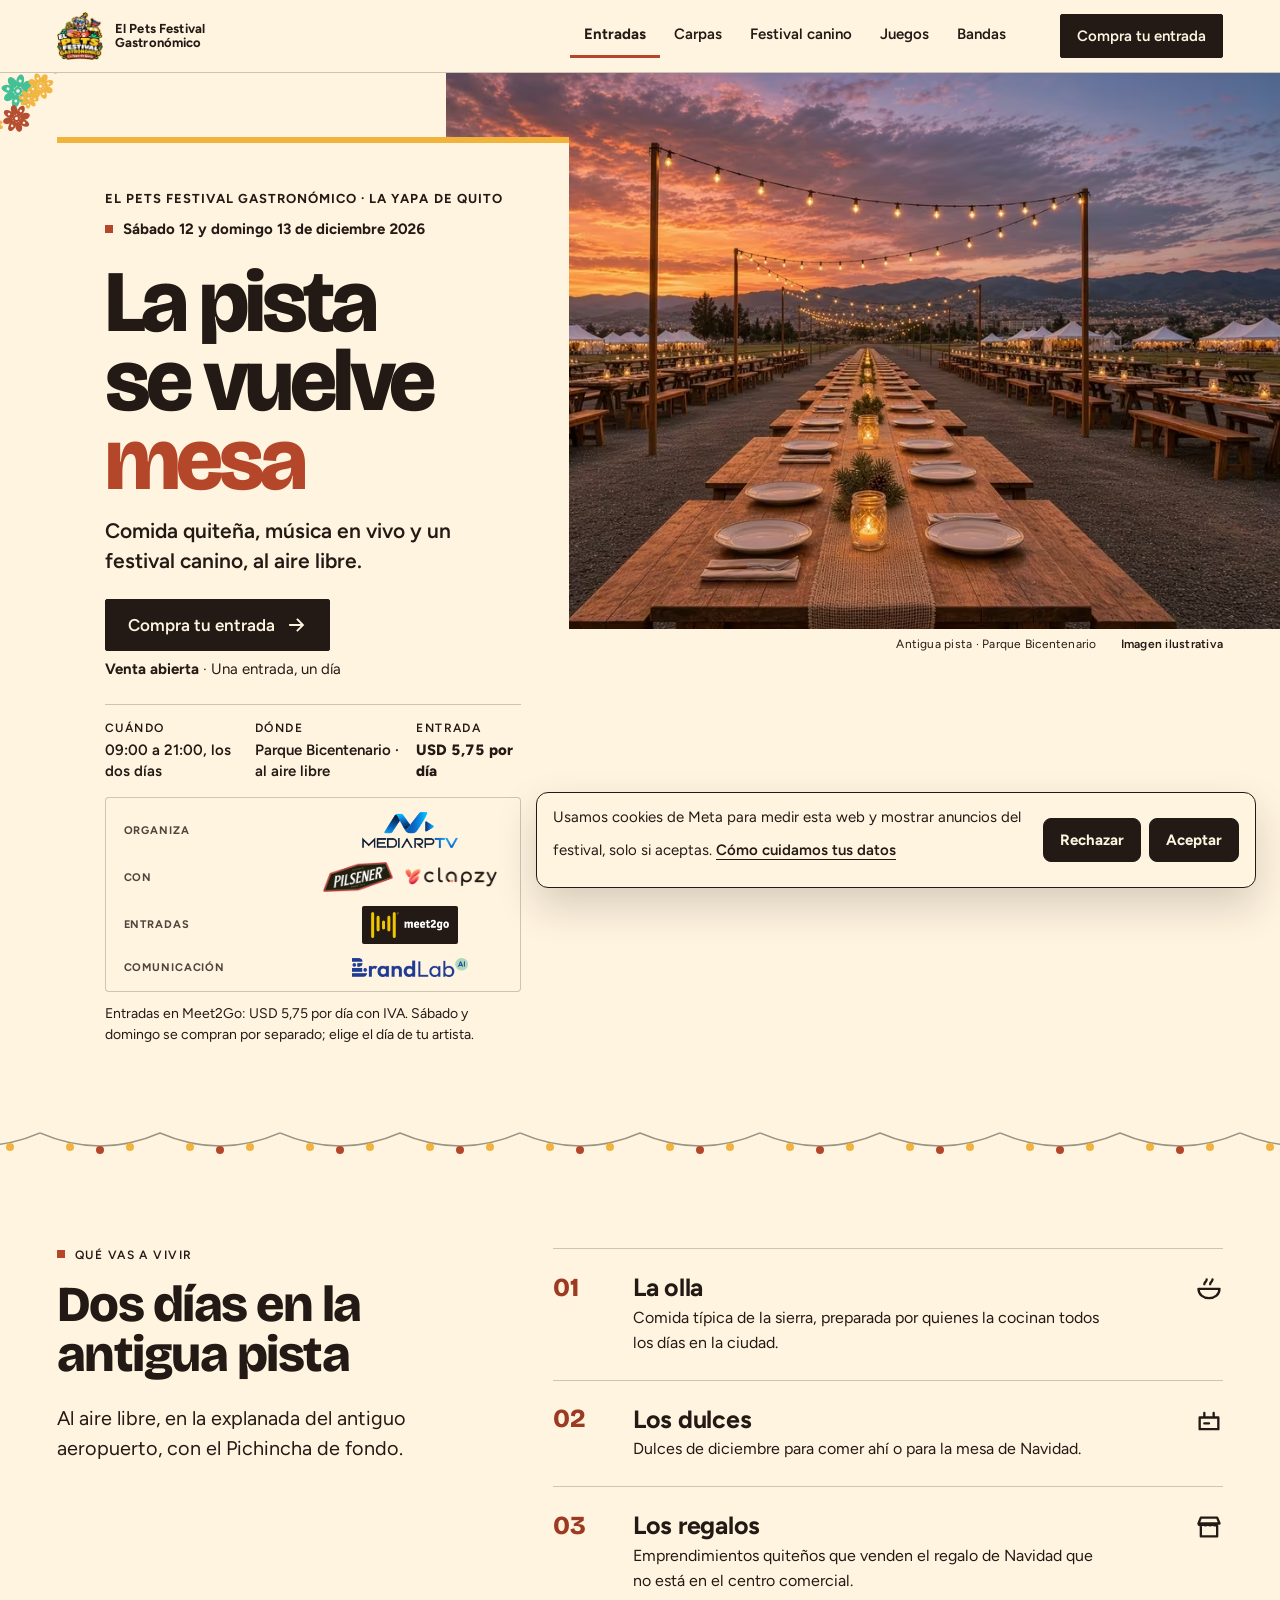
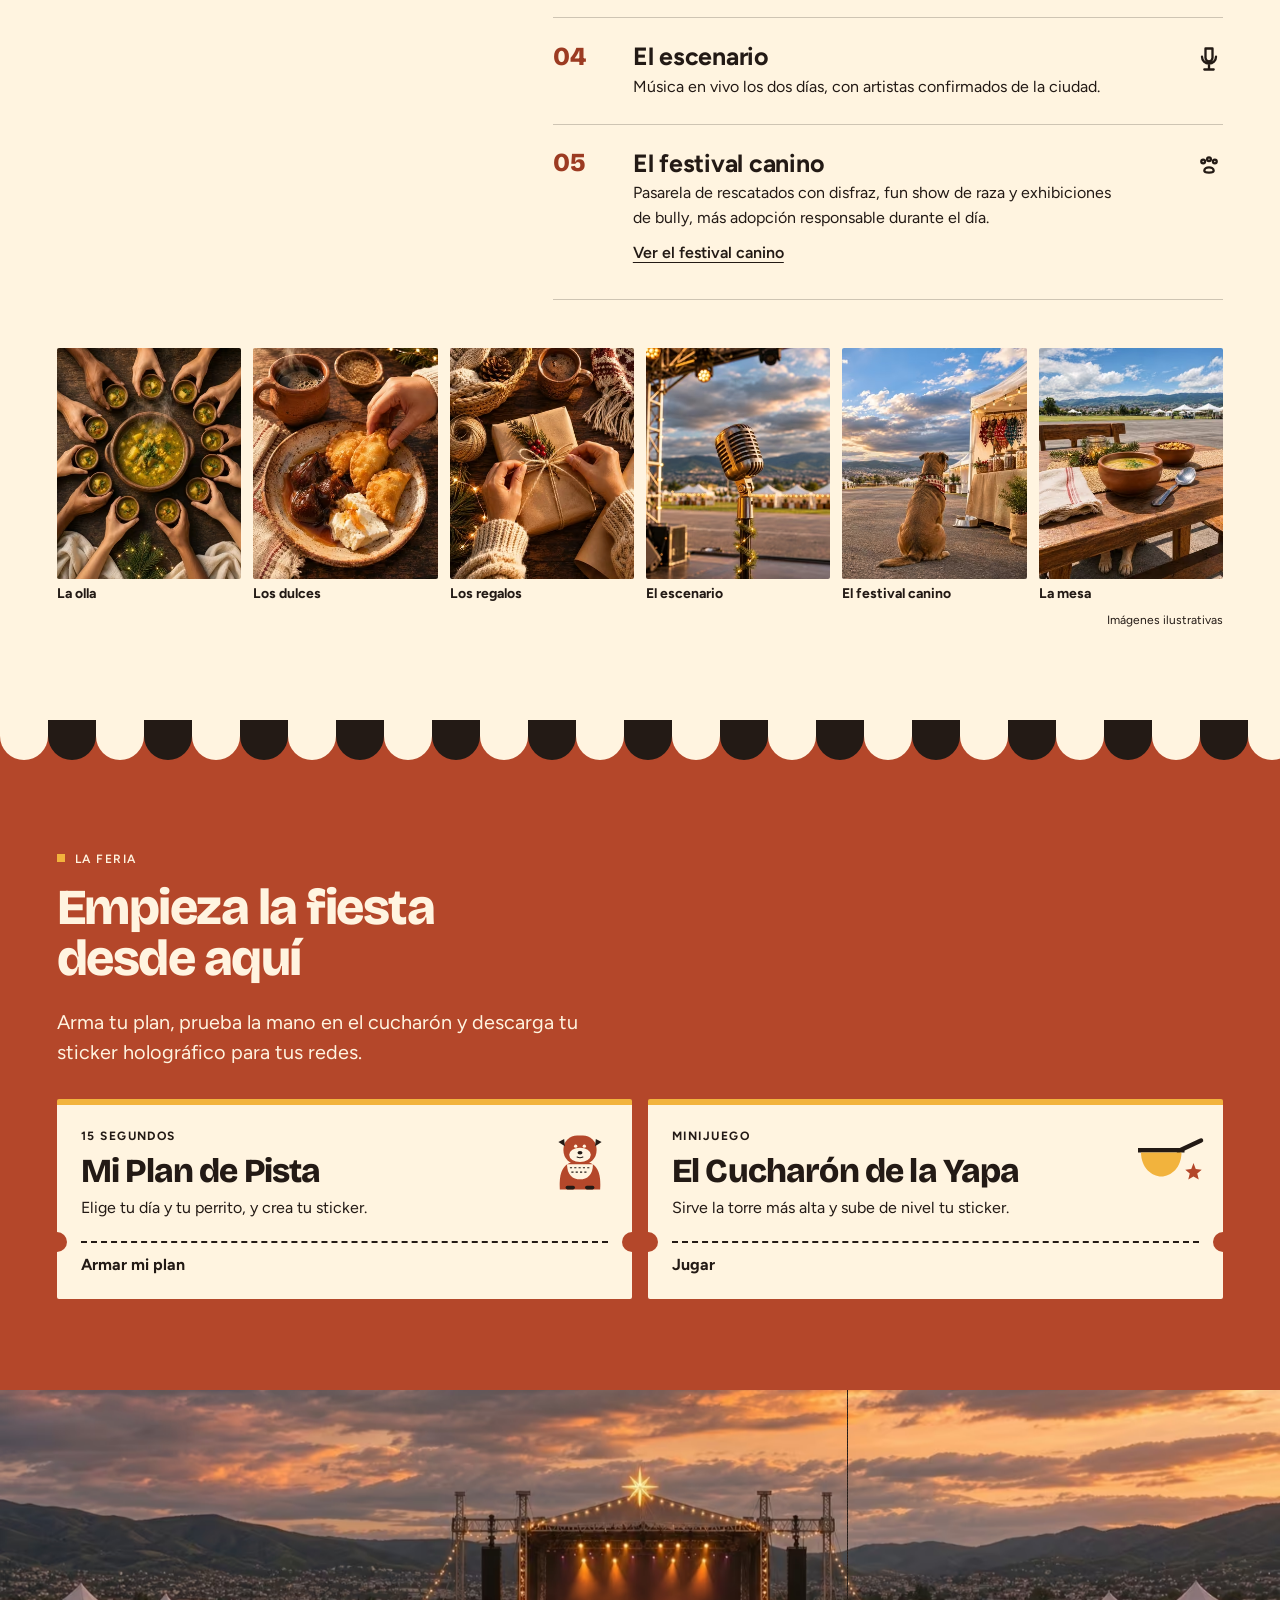
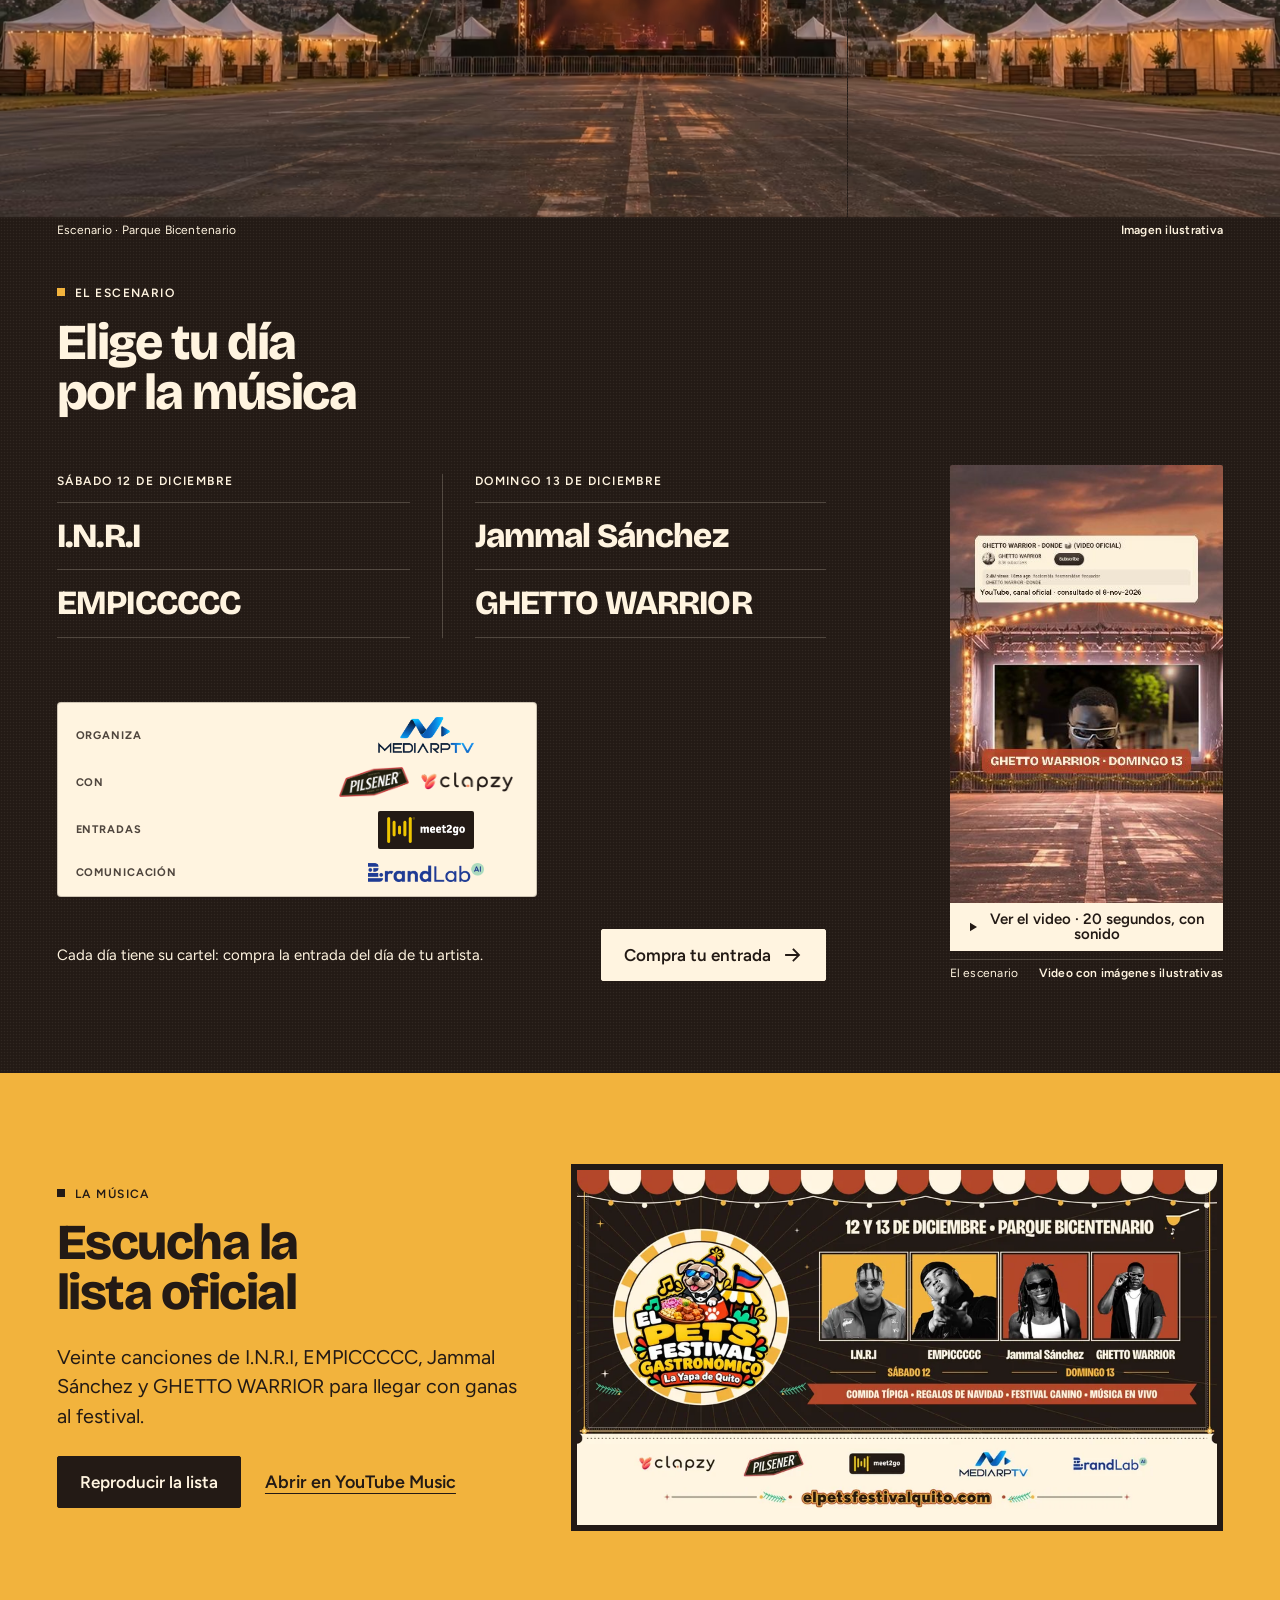
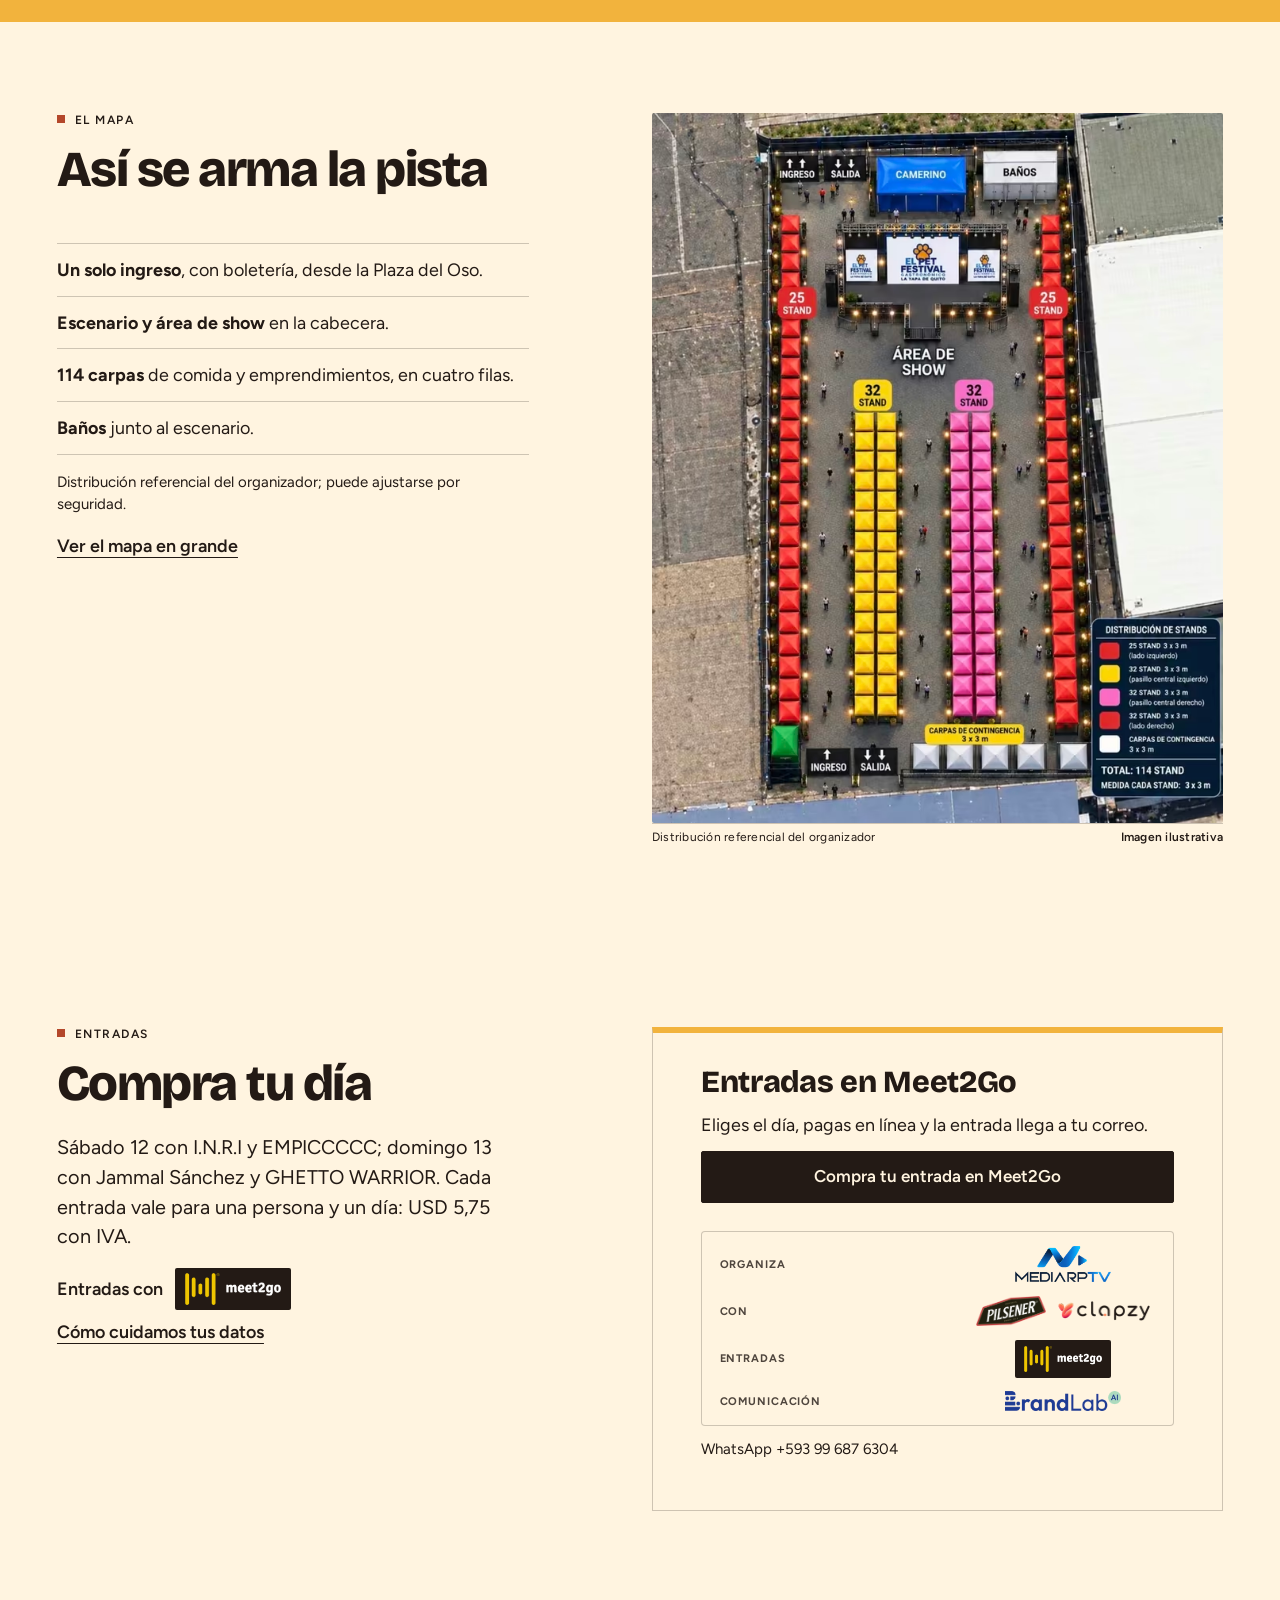
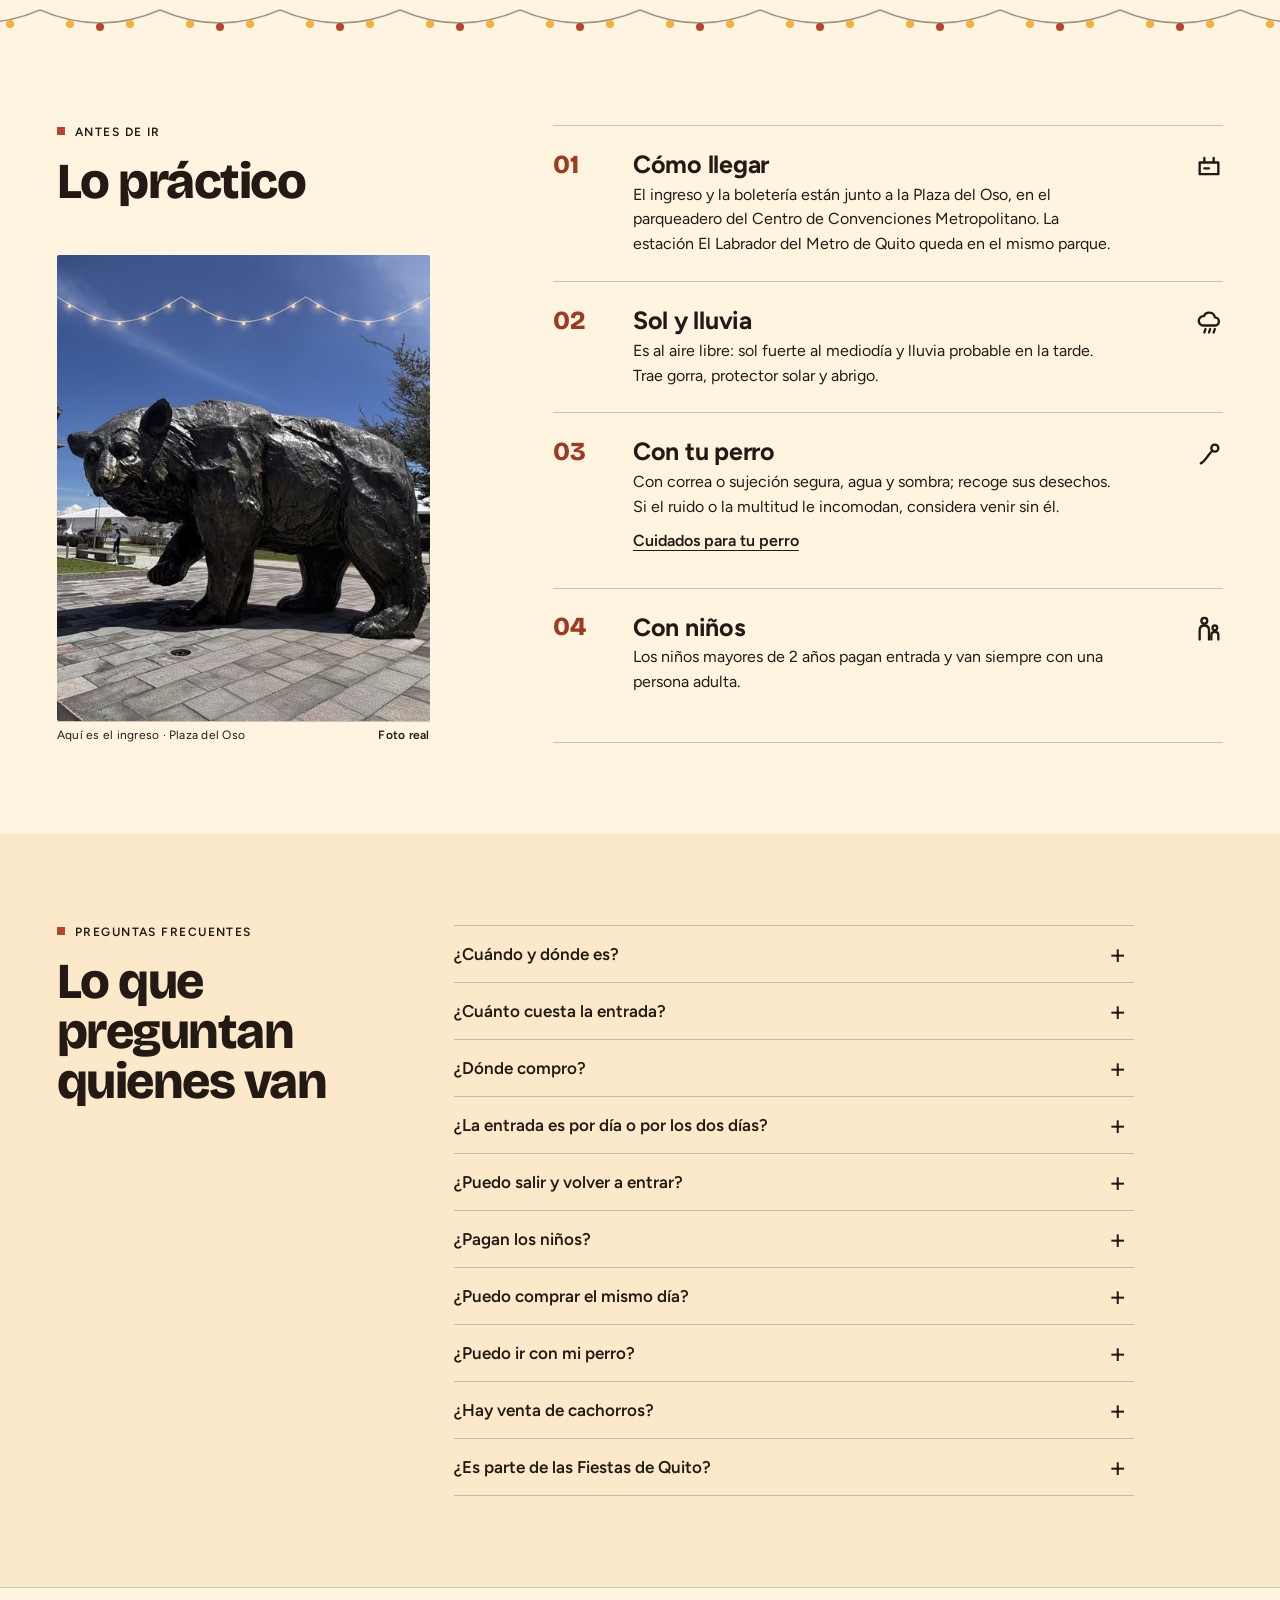
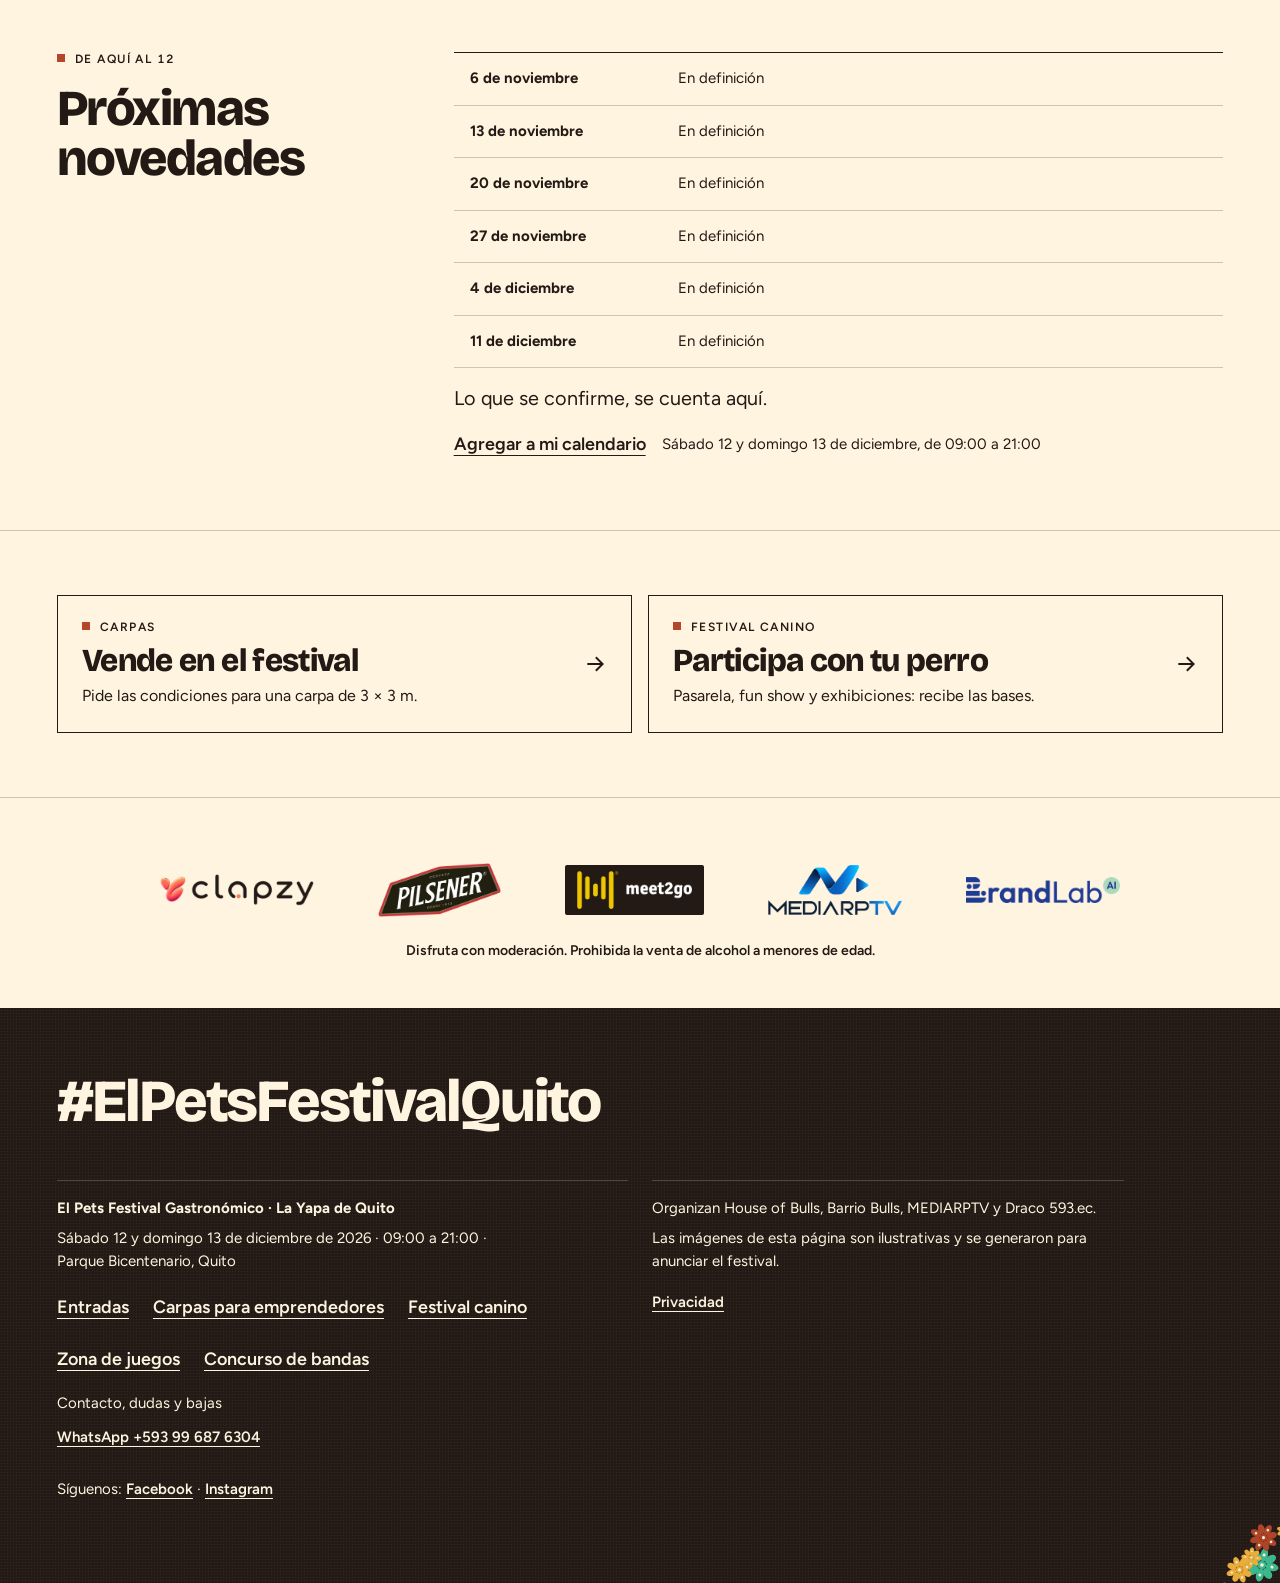
<file: index.html>
<!doctype html>
<html lang="es-EC">
<head>
<meta charset="utf-8">
<meta name="viewport" content="width=device-width, initial-scale=1, viewport-fit=cover">
<title>El Pets Festival Gastronómico en Quito · 12 y 13 de diciembre</title>
<meta name="description" content="Comida típica, regalos de Navidad, festival canino y música en vivo en el Parque Bicentenario de Quito. 12 y 13 de diciembre de 2026, de 09:00 a 21:00.">
<meta name="robots" content="index, follow, max-image-preview:large, max-snippet:-1, max-video-preview:-1">
<meta name="theme-color" content="#FFF4E0">
<link rel="canonical" href="https://elpetsfestivalquito.com/">
<meta property="og:type" content="website">
<meta property="og:locale" content="es_EC">
<meta property="og:site_name" content="El Pets Festival Gastronómico">
<meta property="og:title" content="El Pets Festival Gastronómico · La Yapa de Quito · 12 y 13 de diciembre de 2026">
<meta property="og:description" content="09:00 a 21:00 cada día · Parque Bicentenario, Quito, ingreso por la Plaza del Oso · Entrada por día: USD 5,75 con IVA en Meet2Go. Ya está a la venta: sábado y domingo se compran por separado.">
<meta property="og:url" content="https://elpetsfestivalquito.com/">
<meta property="og:image" content="https://elpetsfestivalquito.com/img/og-1200x630.jpg">
<meta property="og:image:type" content="image/jpeg">
<meta property="og:image:width" content="1200">
<meta property="og:image:height" content="630">
<meta property="og:image:alt" content="Imagen ilustrativa de El Pets Festival Gastronómico, 12 y 13 de diciembre de 2026, Parque Bicentenario, Quito">
<meta name="twitter:card" content="summary_large_image">
<meta name="twitter:title" content="El Pets Festival Gastronómico · La Yapa de Quito · 12 y 13 de diciembre de 2026">
<meta name="twitter:description" content="09:00 a 21:00 cada día · Parque Bicentenario, Quito, ingreso por la Plaza del Oso · Entrada por día: USD 5,75 con IVA en Meet2Go. Ya está a la venta: sábado y domingo se compran por separado.">
<meta name="twitter:image" content="https://elpetsfestivalquito.com/img/og-1200x630.jpg">
<meta name="twitter:image:alt" content="Imagen ilustrativa de El Pets Festival Gastronómico, 12 y 13 de diciembre de 2026, Parque Bicentenario, Quito">
<link rel="preload" as="image" type="image/avif" media="(max-width: 599px)" href="img/r4/heroe-4x5-720.avif" imagesrcset="img/r4/heroe-4x5-480.avif 480w, img/r4/heroe-4x5-720.avif 720w, img/r4/heroe-4x5-1080.avif 1080w" imagesizes="100vw">
<link rel="preload" as="image" type="image/avif" media="(min-width: 600px)" href="img/r4/heroe-3x2-1440.avif" imagesrcset="img/r4/heroe-3x2-960.avif 960w, img/r4/heroe-3x2-1440.avif 1440w, img/r4/heroe-3x2-1728.avif 1728w" imagesizes="(min-width: 900px) 66vw, 100vw">
<link rel="preload" href="fonts/figtree-var.woff2" as="font" type="font/woff2" crossorigin>
<link rel="preload" href="fonts/bricolage-var.woff2" as="font" type="font/woff2" crossorigin>
<link rel="icon" href="favicon.svg" type="image/svg+xml">
<link rel="icon" href="favicon-48.png" sizes="48x48" type="image/png">
<link rel="icon" href="favicon-32.png" sizes="32x32" type="image/png">
<link rel="apple-touch-icon" href="apple-touch-icon.png">
<link rel="manifest" href="site.webmanifest">
<link rel="stylesheet" href="css/estilos.css?v=r83">
<script type="application/ld+json">
{
 "@context": "https://schema.org",
 "@graph": [
  {
   "@type": "WebSite",
   "@id": "https://elpetsfestivalquito.com/#website",
   "url": "https://elpetsfestivalquito.com/",
   "name": "El Pets Festival Gastronómico",
   "alternateName": "El Pets Festival Gastronómico · La Yapa de Quito",
   "inLanguage": "es-EC"
  },
  {
   "@type": "WebPage",
   "@id": "https://elpetsfestivalquito.com/#pagina",
   "url": "https://elpetsfestivalquito.com/",
   "name": "El Pets Festival Gastronómico · entradas",
   "inLanguage": "es-EC",
   "isPartOf": {
    "@id": "https://elpetsfestivalquito.com/#website"
   },
   "mainEntity": {
    "@id": "https://elpetsfestivalquito.com/#festival-2026"
   }
  },
  {
   "@type": "Event",
   "@id": "https://elpetsfestivalquito.com/#festival-2026",
   "sameAs": [
    "https://www.facebook.com/1439126199282867",
    "https://www.instagram.com/elpetsfestivalquito/"
   ],
   "url": "https://elpetsfestivalquito.com/",
   "name": "El Pets Festival Gastronómico · La Yapa de Quito",
   "description": "Festival al aire libre de comida típica quiteña, dulces de diciembre, regalos de emprendedores, festival canino, adopción responsable y música en vivo. Sábado 12 y domingo 13 de diciembre de 2026, de 09:00 a 21:00 cada día. Ingreso y boletería por la Plaza del Oso. Se necesita una entrada por día: USD 5,75 con IVA en Meet2Go. Ya está a la venta en Meet2Go.",
   "inLanguage": "es-EC",
   "startDate": "2026-12-12T09:00:00-05:00",
   "endDate": "2026-12-13T21:00:00-05:00",
   "eventStatus": "https://schema.org/EventScheduled",
   "eventAttendanceMode": "https://schema.org/OfflineEventAttendanceMode",
   "isAccessibleForFree": false,
   "offers": {
    "@type": "Offer",
    "url": "https://www.meet2go.com/ev/elpetsfestivaluio",
    "price": "5.75",
    "priceCurrency": "USD",
    "availability": "https://schema.org/InStock",
    "description": "Entrada por día: USD 5,75 con IVA en Meet2Go. Sábado y domingo se compran por separado."
   },
   "location": {
    "@id": "https://elpetsfestivalquito.com/#lugar"
   },
   "image": [
    "https://elpetsfestivalquito.com/img/evento/evento-1x1.jpg",
    "https://elpetsfestivalquito.com/img/evento/evento-4x3.jpg",
    "https://elpetsfestivalquito.com/img/evento/evento-16x9.jpg"
   ],
   "organizer": [
    {
     "@type": "Organization",
     "name": "House of Bulls",
     "url": "https://elpetsfestivalquito.com/"
    },
    {
     "@type": "Organization",
     "name": "Barrio Bulls",
     "url": "https://elpetsfestivalquito.com/"
    },
    {
     "@type": "Organization",
     "name": "MEDIARPTV",
     "url": "https://elpetsfestivalquito.com/"
    },
    {
     "@type": "Organization",
     "name": "Draco 593.ec",
     "url": "https://elpetsfestivalquito.com/"
    }
   ],
   "performer": [
    {
     "@type": "MusicGroup",
     "name": "I.N.R.I"
    },
    {
     "@type": "MusicGroup",
     "name": "EMPICCCCC"
    },
    {
     "@type": "Person",
     "name": "Jammal Sánchez"
    },
    {
     "@type": "MusicGroup",
     "name": "GHETTO WARRIOR"
    }
   ],
   "subEvent": [
    {
     "@type": "Event",
     "@id": "https://elpetsfestivalquito.com/#sabado-12",
     "url": "https://elpetsfestivalquito.com/",
     "name": "El Pets Festival Gastronómico · sábado 12 de diciembre",
     "description": "Jornada de 09:00 a 21:00. En el escenario: I.N.R.I y EMPICCCCC.",
     "startDate": "2026-12-12T09:00:00-05:00",
     "endDate": "2026-12-12T21:00:00-05:00",
     "eventStatus": "https://schema.org/EventScheduled",
     "eventAttendanceMode": "https://schema.org/OfflineEventAttendanceMode",
     "location": {
      "@id": "https://elpetsfestivalquito.com/#lugar"
     },
     "image": [
      "https://elpetsfestivalquito.com/img/evento/evento-1x1.jpg",
      "https://elpetsfestivalquito.com/img/evento/evento-4x3.jpg",
      "https://elpetsfestivalquito.com/img/evento/evento-16x9.jpg"
     ],
     "performer": [
      {
       "@type": "MusicGroup",
       "name": "I.N.R.I"
      },
      {
       "@type": "MusicGroup",
       "name": "EMPICCCCC"
      }
     ],
     "organizer": [
      {
       "@type": "Organization",
       "name": "House of Bulls",
       "url": "https://elpetsfestivalquito.com/"
      },
      {
       "@type": "Organization",
       "name": "Barrio Bulls",
       "url": "https://elpetsfestivalquito.com/"
      },
      {
       "@type": "Organization",
       "name": "MEDIARPTV",
       "url": "https://elpetsfestivalquito.com/"
      },
      {
       "@type": "Organization",
       "name": "Draco 593.ec",
       "url": "https://elpetsfestivalquito.com/"
      }
     ],
     "offers": {
      "@type": "Offer",
      "url": "https://www.meet2go.com/ev/elpetsfestivaluio",
      "price": "5.75",
      "priceCurrency": "USD",
      "availability": "https://schema.org/InStock",
      "description": "Entrada por día: USD 5,75 con IVA en Meet2Go. Sábado y domingo se compran por separado."
     }
    },
    {
     "@type": "Event",
     "@id": "https://elpetsfestivalquito.com/#domingo-13",
     "url": "https://elpetsfestivalquito.com/",
     "name": "El Pets Festival Gastronómico · domingo 13 de diciembre",
     "description": "Jornada de 09:00 a 21:00. En el escenario: Jammal Sánchez y GHETTO WARRIOR.",
     "startDate": "2026-12-13T09:00:00-05:00",
     "endDate": "2026-12-13T21:00:00-05:00",
     "eventStatus": "https://schema.org/EventScheduled",
     "eventAttendanceMode": "https://schema.org/OfflineEventAttendanceMode",
     "location": {
      "@id": "https://elpetsfestivalquito.com/#lugar"
     },
     "image": [
      "https://elpetsfestivalquito.com/img/evento/evento-1x1.jpg",
      "https://elpetsfestivalquito.com/img/evento/evento-4x3.jpg",
      "https://elpetsfestivalquito.com/img/evento/evento-16x9.jpg"
     ],
     "performer": [
      {
       "@type": "Person",
       "name": "Jammal Sánchez"
      },
      {
       "@type": "MusicGroup",
       "name": "GHETTO WARRIOR"
      }
     ],
     "organizer": [
      {
       "@type": "Organization",
       "name": "House of Bulls",
       "url": "https://elpetsfestivalquito.com/"
      },
      {
       "@type": "Organization",
       "name": "Barrio Bulls",
       "url": "https://elpetsfestivalquito.com/"
      },
      {
       "@type": "Organization",
       "name": "MEDIARPTV",
       "url": "https://elpetsfestivalquito.com/"
      },
      {
       "@type": "Organization",
       "name": "Draco 593.ec",
       "url": "https://elpetsfestivalquito.com/"
      }
     ],
     "offers": {
      "@type": "Offer",
      "url": "https://www.meet2go.com/ev/elpetsfestivaluio",
      "price": "5.75",
      "priceCurrency": "USD",
      "availability": "https://schema.org/InStock",
      "description": "Entrada por día: USD 5,75 con IVA en Meet2Go. Sábado y domingo se compran por separado."
     }
    }
   ]
  },
  {
   "@type": "Place",
   "@id": "https://elpetsfestivalquito.com/#lugar",
   "name": "Parque Bicentenario, espacio exterior del Centro de Convenciones Metropolitano de Quito",
   "description": "Al aire libre, en la explanada del antiguo aeropuerto. Ingreso y boletería por la Plaza del Oso, en el parqueadero del Centro de Convenciones.",
   "address": {
    "@type": "PostalAddress",
    "streetAddress": "Av. Amazonas y Curaray",
    "addressLocality": "Quito",
    "addressRegion": "Pichincha",
    "addressCountry": "EC"
   }
  }
 ]
}
</script>
<script>/* Si una imagen falla, usa su JPG o PNG y reintenta una vez. */document.addEventListener("error",function(e){var i=e.target;if(!i||i.tagName!=="IMG"||i.dataset.r)return;i.dataset.r="1";var p=i.parentNode;if(p&&p.tagName==="PICTURE"){[].slice.call(p.querySelectorAll("source")).forEach(function(s){p.removeChild(s)})}var u=(i.getAttribute("src")||"").split("?")[0];i.removeAttribute("srcset");setTimeout(function(){i.src=u+"?r=1"},800)},true);</script>
</head>
<body class="pagina-entrada">
<svg class="sprite" aria-hidden="true" focusable="false" width="0" height="0">
 <symbol id="i-flecha" viewBox="0 0 20 20"><path d="M3 10h12M10.5 4.5 16 10l-5.5 5.5" fill="none" stroke="currentColor" stroke-width="1.8" stroke-linecap="square"/></symbol>
 <symbol id="i-play" viewBox="0 0 20 20"><path d="M6 3.5v13L16.5 10z" fill="currentColor"/></symbol>
</svg>
<a class="saltar" href="#principal">Saltar al contenido</a>

<header class="barra" role="banner">
 <div class="barra__in">
  <a class="barra__marca" href="./" aria-label="El Pets Festival Gastronómico, página de entradas">
   <img data-rol="logo" src="[data-uri]" width="46" height="48" alt="">
   <span class="barra__nombre" aria-hidden="true">El Pets Festival<br>Gastronómico</span>
  </a>
  <nav class="paginas" aria-label="Páginas del festival">
   <a href="./" aria-current="page"><span class="corto">Entradas</span><span class="largo">Entradas</span></a>
   <a href="carpas.html"><span class="corto">Carpas</span><span class="largo">Carpas</span></a>
   <a href="canino.html"><span class="corto">Canino</span><span class="largo">Festival canino</span></a>
   <a href="juegos/"><span class="corto">Juegos</span><span class="largo">Juegos</span></a>
   <a href="graba/"><span class="corto">Bandas</span><span class="largo">Bandas</span></a>
  </nav>
  <a class="boton boton--chico" href="https://www.meet2go.com/ev/elpetsfestivaluio" target="_blank" rel="noopener">Compra tu entrada</a>
 </div>
</header>

<main id="principal">
<section class="heroe" id="inicio" aria-labelledby="titulo">
 <img class="papel papel--heroe" src="[data-uri]" alt="" aria-hidden="true" width="120" height="120">
 <figure class="heroe__foto foto">
  <picture><source media="(min-width: 600px)" type="image/avif" srcset="img/r4/heroe-3x2-960.avif 960w, img/r4/heroe-3x2-1440.avif 1440w, img/r4/heroe-3x2-1728.avif 1728w" sizes="(min-width: 900px) 66vw, 100vw"><source media="(min-width: 600px)" type="image/webp" srcset="img/r4/heroe-3x2-960.webp 960w, img/r4/heroe-3x2-1440.webp 1440w, img/r4/heroe-3x2-1728.webp 1728w" sizes="(min-width: 900px) 66vw, 100vw"><source media="(min-width: 600px)" srcset="img/r4/heroe-3x2-960.jpg 960w, img/r4/heroe-3x2-1440.jpg 1440w, img/r4/heroe-3x2-1728.jpg 1728w" sizes="(min-width: 900px) 66vw, 100vw" width="1440" height="960"><source type="image/avif" srcset="img/r4/heroe-4x5-480.avif 480w, img/r4/heroe-4x5-720.avif 720w, img/r4/heroe-4x5-1080.avif 1080w" sizes="100vw"><source type="image/webp" srcset="img/r4/heroe-4x5-480.webp 480w, img/r4/heroe-4x5-720.webp 720w, img/r4/heroe-4x5-1080.webp 1080w" sizes="100vw"><img data-rol="imagen" src="img/r4/heroe-4x5-720.jpg" srcset="img/r4/heroe-4x5-480.jpg 480w, img/r4/heroe-4x5-720.jpg 720w, img/r4/heroe-4x5-1080.jpg 1080w" sizes="100vw" width="720" height="900" fetchpriority="high" alt="Mesa larga de madera con ramas de pino y velas sobre la antigua pista del Parque Bicentenario al atardecer, bajo hilos de luces, con carpas blancas y las montañas al fondo"></picture>
  <figcaption class="foto__pie"><span class="foto__lugar">Antigua pista · Parque Bicentenario</span><span>Imagen ilustrativa</span></figcaption>
 </figure>

 <div class="heroe__cartela cartela">
  <p class="portada__evento">El Pets Festival Gastronómico · La Yapa de Quito</p>
  <p class="heroe__fecha ceja-marca" data-rol="etiqueta" data-invariante="fecha">Sábado 12 y domingo 13 de diciembre <span class="anio">2026</span></p>
  <h1 id="titulo" data-rol="titular" data-invariante="h1"><span>La pista</span> <span>se vuelve</span> <span class="mesa">mesa</span></h1>
  <p class="portada__bajada">Comida quiteña, música en vivo y un festival canino, al aire libre.</p>
  <div class="heroe__acciones">
   <a class="boton" href="https://www.meet2go.com/ev/elpetsfestivaluio" target="_blank" rel="noopener" data-rol="cta">Compra tu entrada <svg class="boton__flecha" aria-hidden="true" focusable="false"><use href="#i-flecha"/></svg></a>
   <p class="heroe__lista"><strong>Venta abierta</strong> · Una entrada, un día</p>
  </div>
  <dl class="datos">
   <div><dt>Cuándo</dt><dd>09:00 a 21:00, los dos días</dd></div>
   <div><dt>Dónde</dt><dd>Parque Bicentenario · al aire libre</dd></div>
   <div><dt>Entrada</dt><dd class="precio" data-rol="cifra" data-invariante="precio">USD 5,75 por día</dd></div>
  </dl>
  <div class="firmas" role="group" aria-label="Organizan y acompañan"><span class="firmas__grupo"><span class="firmas__rol">Organiza</span><span class="firmas__marcas"><span class="firmas__logo firmas__logo--mediarptv"><picture><source type="image/webp" srcset="img/marcas/mediarptv.webp"><img src="img/marcas/mediarptv.png" width="344" height="129" loading="lazy" decoding="async" alt="MEDIARPTV"></picture></span></span></span><span class="firmas__grupo"><span class="firmas__rol">Con</span><span class="firmas__marcas"><span class="firmas__logo firmas__logo--pilsener"><picture><source type="image/webp" srcset="img/marcas/pilsener.webp"><img src="img/marcas/pilsener.png" width="320" height="139" loading="lazy" decoding="async" alt="Pilsener"></picture></span><span class="firmas__logo firmas__logo--clapzy"><picture><source type="image/webp" srcset="img/marcas/clapzy.webp"><img src="img/marcas/clapzy.png" width="380" height="80" loading="lazy" decoding="async" alt="Clapzy"></picture></span></span></span><span class="firmas__grupo"><span class="firmas__rol">Entradas</span><span class="firmas__marcas"><span class="firmas__logo firmas__logo--meet2go"><picture><source type="image/webp" srcset="img/marcas/meet2go.webp"><img src="img/marcas/meet2go.png" width="300" height="100" loading="lazy" decoding="async" alt="Meet2Go"></picture></span></span></span><span class="firmas__grupo"><span class="firmas__rol">Comunicación</span><span class="firmas__marcas"><span class="firmas__logo firmas__logo--brandlab"><picture><source type="image/webp" srcset="img/marcas/brandlab.webp"><img src="img/marcas/brandlab.png" width="380" height="64" loading="lazy" decoding="async" alt="BrandLab AI"></picture></span></span></span></div>
  <p class="micro precio__nota">Entradas en Meet2Go: USD 5,75 por día con IVA. Sábado y domingo se compran por separado; elige el día de tu artista.</p>
 </div>

</section>

<div class="hilo" aria-hidden="true"></div>
<section class="seccion pista" id="vivir" aria-labelledby="t-vivir">
 <div class="contenedor reticula">
  <header class="pista__cabeza">
   <p class="indice">Qué vas a vivir</p>
   <h2 id="t-vivir">Dos días en la antigua pista</h2>
   <p class="intro">Al aire libre, en la explanada del antiguo aeropuerto, con el Pichincha de fondo.</p>
  </header>
  <ol class="menu" role="list">
   <li class="menu__fila"><span class="menu__num">01</span><div><h3>La olla</h3><p>Comida típica de la sierra, preparada por quienes la cocinan todos los días en la ciudad.</p></div><img src="img/pictos/picto_comida.svg" alt="" width="28" height="28"></li>
   <li class="menu__fila"><span class="menu__num">02</span><div><h3>Los dulces</h3><p>Dulces de diciembre para comer ahí o para la mesa de Navidad.</p></div><img src="img/pictos/picto_asistir.svg" alt="" width="28" height="28"></li>
   <li class="menu__fila"><span class="menu__num">03</span><div><h3>Los regalos</h3><p>Emprendimientos quiteños que venden el regalo de Navidad que no está en el centro comercial.</p></div><img src="img/pictos/picto_expositores.svg" alt="" width="28" height="28"></li>
   <li class="menu__fila"><span class="menu__num">04</span><div><h3>El escenario</h3><p>Música en vivo los dos días, con artistas confirmados de la ciudad.</p></div><img src="img/pictos/picto_escenario.svg" alt="" width="28" height="28"></li>
   <li class="menu__fila"><span class="menu__num">05</span><div><h3>El festival canino</h3><p>Pasarela de rescatados con disfraz, fun show de raza y exhibiciones de bully, más adopción responsable durante el día. <a class="enlace" href="canino.html">Ver el festival canino</a></p></div><img src="img/pictos/picto_festival_canino.svg" alt="" width="28" height="28"></li>
  </ol>
  <ul class="vitrina" role="list"><li><picture><source type="image/avif" srcset="img/r4/v-olla-360.avif 360w, img/r4/v-olla-540.avif 540w" sizes="(min-width: 900px) 15vw, (min-width: 600px) 30vw, 46vw"><source type="image/webp" srcset="img/r4/v-olla-360.webp 360w, img/r4/v-olla-540.webp 540w" sizes="(min-width: 900px) 15vw, (min-width: 600px) 30vw, 46vw"><img src="img/r4/v-olla-540.jpg" srcset="img/r4/v-olla-360.jpg 360w, img/r4/v-olla-540.jpg 540w" sizes="(min-width: 900px) 15vw, (min-width: 600px) 30vw, 46vw" width="360" height="450" loading="lazy" decoding="async" alt="Manos alrededor de una olla de locro"></picture><span>La olla</span></li><li><picture><source type="image/avif" srcset="img/r4/v-dulces-360.avif 360w, img/r4/v-dulces-540.avif 540w" sizes="(min-width: 900px) 15vw, (min-width: 600px) 30vw, 46vw"><source type="image/webp" srcset="img/r4/v-dulces-360.webp 360w, img/r4/v-dulces-540.webp 540w" sizes="(min-width: 900px) 15vw, (min-width: 600px) 30vw, 46vw"><img src="img/r4/v-dulces-540.jpg" srcset="img/r4/v-dulces-360.jpg 360w, img/r4/v-dulces-540.jpg 540w" sizes="(min-width: 900px) 15vw, (min-width: 600px) 30vw, 46vw" width="360" height="450" loading="lazy" decoding="async" alt="Plato de dulces de diciembre con queso y empanadas"></picture><span>Los dulces</span></li><li><picture><source type="image/avif" srcset="img/r4/v-regalos-360.avif 360w, img/r4/v-regalos-540.avif 540w" sizes="(min-width: 900px) 15vw, (min-width: 600px) 30vw, 46vw"><source type="image/webp" srcset="img/r4/v-regalos-360.webp 360w, img/r4/v-regalos-540.webp 540w" sizes="(min-width: 900px) 15vw, (min-width: 600px) 30vw, 46vw"><img src="img/r4/v-regalos-540.jpg" srcset="img/r4/v-regalos-360.jpg 360w, img/r4/v-regalos-540.jpg 540w" sizes="(min-width: 900px) 15vw, (min-width: 600px) 30vw, 46vw" width="360" height="450" loading="lazy" decoding="async" alt="Manos atando un regalo de papel kraft con una ramita de pino"></picture><span>Los regalos</span></li><li><picture><source type="image/avif" srcset="img/r4/v-escenario-360.avif 360w, img/r4/v-escenario-540.avif 540w" sizes="(min-width: 900px) 15vw, (min-width: 600px) 30vw, 46vw"><source type="image/webp" srcset="img/r4/v-escenario-360.webp 360w, img/r4/v-escenario-540.webp 540w" sizes="(min-width: 900px) 15vw, (min-width: 600px) 30vw, 46vw"><img src="img/r4/v-escenario-540.jpg" srcset="img/r4/v-escenario-360.jpg 360w, img/r4/v-escenario-540.jpg 540w" sizes="(min-width: 900px) 15vw, (min-width: 600px) 30vw, 46vw" width="360" height="450" loading="lazy" decoding="async" alt="Micrófono con guirnalda de pino frente a la pista"></picture><span>El escenario</span></li><li><picture><source type="image/avif" srcset="img/r4/v-perro-360.avif 360w, img/r4/v-perro-540.avif 540w" sizes="(min-width: 900px) 15vw, (min-width: 600px) 30vw, 46vw"><source type="image/webp" srcset="img/r4/v-perro-360.webp 360w, img/r4/v-perro-540.webp 540w" sizes="(min-width: 900px) 15vw, (min-width: 600px) 30vw, 46vw"><img src="img/r4/v-perro-540.jpg" srcset="img/r4/v-perro-360.jpg 360w, img/r4/v-perro-540.jpg 540w" sizes="(min-width: 900px) 15vw, (min-width: 600px) 30vw, 46vw" width="360" height="450" loading="lazy" decoding="async" alt="Perro con pañuelo navideño mirando una carpa"></picture><span>El festival canino</span></li><li><picture><source type="image/avif" srcset="img/r4/v-mesa-360.avif 360w, img/r4/v-mesa-540.avif 540w" sizes="(min-width: 900px) 15vw, (min-width: 600px) 30vw, 46vw"><source type="image/webp" srcset="img/r4/v-mesa-360.webp 360w, img/r4/v-mesa-540.webp 540w" sizes="(min-width: 900px) 15vw, (min-width: 600px) 30vw, 46vw"><img src="img/r4/v-mesa-540.jpg" srcset="img/r4/v-mesa-360.jpg 360w, img/r4/v-mesa-540.jpg 540w" sizes="(min-width: 900px) 15vw, (min-width: 600px) 30vw, 46vw" width="360" height="450" loading="lazy" decoding="async" alt="Plato de locro sobre una mesa de madera en el parque"></picture><span>La mesa</span></li></ul><p class="vitrina__nota">Imágenes ilustrativas</p>
 </div>
</section>

<section class="seccion feria" id="feria" aria-labelledby="t-feria">
 <div class="contenedor">
  <header class="feria__cabeza">
   <p class="indice">La Feria</p>
   <h2 id="t-feria">Empieza la fiesta desde aquí</h2>
   <p class="intro">Arma tu plan, prueba la mano en el cucharón y descarga tu sticker holográfico para tus redes.</p>
  </header>
  <ul class="feria__boletos" role="list">
   <li><button class="boleto" type="button" id="feria-abrir-plan" data-pieza="plan"><img class="boleto__arte" src="img/pictos/perro_bully_babero.svg" width="96" height="96" loading="lazy" alt=""><span class="boleto__kicker">15 segundos</span><span class="boleto__titulo">Mi Plan de Pista</span><span class="boleto__texto">Elige tu día y tu perrito, y crea tu sticker.</span><span class="boleto__ir">Armar mi plan</span></button></li>
   <li><button class="boleto" type="button" id="feria-abrir-cucharon" data-pieza="cucharon"><svg class="boleto__arte" viewBox="0 0 96 96" aria-hidden="true"><path d="M58 40L88 26" stroke="#231A15" stroke-width="6" stroke-linecap="round"/><rect x="4" y="36" width="62" height="6" fill="#231A15"/><path d="M8 42H62C62 62 48 74 35 74S8 62 8 42Z" fill="#F2B33D"/><path d="M78 56l3 8 8 1-6 5 2 8-7-4-7 4 2-8-6-5 8-1Z" fill="#B4472A"/></svg><span class="boleto__kicker">Minijuego</span><span class="boleto__titulo">El Cucharón de la Yapa</span><span class="boleto__texto">Sirve la torre más alta y sube de nivel tu sticker.</span><span class="boleto__ir">Jugar</span></button></li>
  </ul>
  <div class="feria__escena" id="feria-escena" hidden></div>
 </div>
</section>

<section class="seccion cartel grano" id="cartel" aria-labelledby="t-cartel">
 <figure class="foto cartel__banda"><picture><source type="image/avif" srcset="img/r4/escenario-16x9-960.avif 960w, img/r4/escenario-16x9-1536.avif 1536w" sizes="100vw"><source type="image/webp" srcset="img/r4/escenario-16x9-960.webp 960w, img/r4/escenario-16x9-1536.webp 1536w" sizes="100vw"><img src="img/r4/escenario-16x9-960.jpg" srcset="img/r4/escenario-16x9-960.jpg 960w, img/r4/escenario-16x9-1536.jpg 1536w" sizes="100vw" width="1536" height="864" loading="lazy" decoding="async" alt="Escenario iluminado al atardecer sobre la antigua pista, con una estrella dorada en el techo y carpas blancas a los lados"></picture><figcaption class="foto__pie contenedor"><span class="foto__lugar">Escenario · Parque Bicentenario</span><span>Imagen ilustrativa</span></figcaption></figure>
 <div class="contenedor reticula">
  <header class="cartel__cabeza">
   <p class="indice">El escenario</p>
   <h2 id="t-cartel">Elige tu día por la música</h2>
  </header>
  <div class="dias">
   <article class="dia">
    <h3><span class="dia__nombre">Sábado</span> 12 de diciembre</h3>
    <ul role="list">
     <li><span class="artista">I.N.R.I</span></li>
     <li><span class="artista">EMPICCCCC</span></li>
    </ul>
   </article>
   <article class="dia">
    <h3><span class="dia__nombre">Domingo</span> 13 de diciembre</h3>
    <ul role="list">
     <li><span class="artista">Jammal Sánchez</span></li>
     <li><span class="artista">GHETTO WARRIOR</span></li>
    </ul>
   </article>
  </div>
  <div class="cartel__pie">
   <div class="firmas" role="group" aria-label="Organizan y acompañan"><span class="firmas__grupo"><span class="firmas__rol">Organiza</span><span class="firmas__marcas"><span class="firmas__logo firmas__logo--mediarptv"><picture><source type="image/webp" srcset="img/marcas/mediarptv.webp"><img src="img/marcas/mediarptv.png" width="344" height="129" loading="lazy" decoding="async" alt="MEDIARPTV"></picture></span></span></span><span class="firmas__grupo"><span class="firmas__rol">Con</span><span class="firmas__marcas"><span class="firmas__logo firmas__logo--pilsener"><picture><source type="image/webp" srcset="img/marcas/pilsener.webp"><img src="img/marcas/pilsener.png" width="320" height="139" loading="lazy" decoding="async" alt="Pilsener"></picture></span><span class="firmas__logo firmas__logo--clapzy"><picture><source type="image/webp" srcset="img/marcas/clapzy.webp"><img src="img/marcas/clapzy.png" width="380" height="80" loading="lazy" decoding="async" alt="Clapzy"></picture></span></span></span><span class="firmas__grupo"><span class="firmas__rol">Entradas</span><span class="firmas__marcas"><span class="firmas__logo firmas__logo--meet2go"><picture><source type="image/webp" srcset="img/marcas/meet2go.webp"><img src="img/marcas/meet2go.png" width="300" height="100" loading="lazy" decoding="async" alt="Meet2Go"></picture></span></span></span><span class="firmas__grupo"><span class="firmas__rol">Comunicación</span><span class="firmas__marcas"><span class="firmas__logo firmas__logo--brandlab"><picture><source type="image/webp" srcset="img/marcas/brandlab.webp"><img src="img/marcas/brandlab.png" width="380" height="64" loading="lazy" decoding="async" alt="BrandLab AI"></picture></span></span></span></div>
   <p class="nota">Cada día tiene su cartel: compra la entrada del día de tu artista.</p>
   <a class="boton boton--claro" href="https://www.meet2go.com/ev/elpetsfestivaluio" target="_blank" rel="noopener">Compra tu entrada <svg class="boton__flecha" aria-hidden="true" focusable="false"><use href="#i-flecha"/></svg></a>
  </div>
  <figure class="video foto">
   <button class="video__abrir" type="button" id="abrir-video" aria-controls="video-yapa">
    <picture>
     <img src="video/entradas/poster-v1-360.jpg" srcset="video/entradas/poster-v1-360.jpg 360w, video/entradas/poster-v1-540.jpg 540w" sizes="(min-width: 900px) 22vw, 340px" width="360" height="640" loading="lazy" decoding="async" alt="">
    </picture>
    <span class="video__boton"><svg aria-hidden="true" focusable="false"><use href="#i-play"/></svg><span>Ver el video · 20 segundos, con sonido</span></span>
   </button>
   <video id="video-yapa" class="video__clip" width="720" height="1280" preload="none" playsinline controls hidden aria-label="Video de 20 segundos con la canción Donde de Ghetto Warrior: cada día tiene su cartel, sábado 12 con I.N.R.I y EMPICCCCC, domingo 13 con Jammal Sánchez y GHETTO WARRIOR, en el Parque Bicentenario">
    <source src="video/entradas/entradas-v1-916.mp4" type="video/mp4">
   </video>
   <figcaption class="foto__pie"><span class="foto__lugar">El escenario</span><span>Video con imágenes ilustrativas</span></figcaption>
  </figure>
 </div>
</section>

<section class="seccion musica" id="musica" aria-labelledby="t-musica">
 <div class="contenedor musica__in">
  <header class="musica__cabeza">
   <p class="indice">La música</p>
   <h2 id="t-musica">Escucha la lista oficial</h2>
   <p class="intro">Veinte canciones de I.N.R.I, EMPICCCCC, Jammal Sánchez y GHETTO WARRIOR para llegar con ganas al festival.</p>
   <div class="musica__acciones">
    <button class="boton" type="button" id="abrir-lista">Reproducir la lista</button>
    <a class="enlace" href="https://music.youtube.com/playlist?list=PLMld4fCELYRw" target="_blank" rel="noopener">Abrir en YouTube Music</a>
   </div>
  </header>
  <div class="musica__player" id="lista-player" data-lista="PLMld4fCELYRw">
   <button class="musica__portada" type="button" id="abrir-lista-portada" aria-label="Reproducir la lista oficial">
    <picture><source type="image/webp" srcset="img/marcas/poster-lista-960.webp 960w, img/marcas/poster-lista-1440.webp 1440w" sizes="(min-width: 900px) 56vw, 100vw"><img src="img/marcas/poster-lista-960.jpg" width="960" height="540" loading="lazy" decoding="async" alt="Póster oficial de El Pets Festival con los cuatro artistas"></picture>
   </button>
  </div>
 </div>
</section>

<section class="seccion mapa-sec" id="mapa" aria-labelledby="t-mapa">
 <div class="contenedor reticula">
  <header class="mapa-sec__cabeza">
   <p class="indice">El mapa</p>
   <h2 id="t-mapa">Así se arma la pista</h2>
  </header>
  <figure class="mapa-equipo foto">
   <a class="mapa-equipo__abrir" href="img/mapa/plano-oficial.jpg" aria-label="Abrir el mapa en grande">
   <picture><source type="image/avif" srcset="img/r4/plano-oficial-480.avif 480w, img/r4/plano-oficial-720.avif 720w, img/r4/plano-oficial-1179.avif 1179w" sizes="(min-width: 900px) 40vw, 100vw"><source type="image/webp" srcset="img/r4/plano-oficial-480.webp 480w, img/r4/plano-oficial-720.webp 720w, img/r4/plano-oficial-1179.webp 1179w" sizes="(min-width: 900px) 40vw, 100vw"><img src="img/r4/plano-oficial-720.jpg" srcset="img/r4/plano-oficial-480.jpg 480w, img/r4/plano-oficial-720.jpg 720w, img/r4/plano-oficial-1179.jpg 1179w" sizes="(min-width: 900px) 40vw, 100vw" width="720" height="895" loading="lazy" decoding="async" alt="Distribución referencial del festival vista desde arriba: escenario y área de show en la cabecera; el ingreso con boletería es por la Plaza del Oso, cuatro filas de carpas a lo largo de la explanada, baños y camerino junto al escenario"></picture>
   </a>
   <figcaption class="foto__pie"><span class="foto__lugar">Distribución referencial del organizador</span><span>Imagen ilustrativa</span></figcaption>
  </figure>
  <div class="mapa-sec__texto">
   <ul class="leyenda" role="list">
     <li><strong>Un solo ingreso</strong>, con boletería, desde la Plaza del Oso.</li>
     <li><strong>Escenario y área de show</strong> en la cabecera.</li>
     <li><strong>114 carpas</strong> de comida y emprendimientos, en cuatro filas.</li>
     <li><strong>Baños</strong> junto al escenario.</li>
   </ul>
   <p class="nota">Distribución referencial del organizador; puede ajustarse por seguridad.</p>
   <p><a class="enlace" href="img/mapa/plano-oficial.jpg">Ver el mapa en grande</a></p>
  </div>
 </div>
</section>

<section class="seccion lista" id="lista" aria-labelledby="t-lista">
 <div class="contenedor reticula">
  <header class="lista__cabeza">
   <p class="indice">Entradas</p>
   <h2 id="t-lista">Compra tu día</h2>
   <p class="intro">Sábado 12 con I.N.R.I y EMPICCCCC; domingo 13 con Jammal Sánchez y GHETTO WARRIOR. Cada entrada vale para una persona y un día: USD 5,75 con IVA.</p>
   <p class="lista__tiquetera"><span>Entradas con</span> <span class="lista__sello"><picture><source type="image/webp" srcset="img/marcas/meet2go.webp"><img src="img/marcas/meet2go.png" width="300" height="100" loading="lazy" decoding="async" alt="Meet2Go"></picture></span></p>
   <p class="lista__privacidad"><a class="enlace" href="privacidad.html">Cómo cuidamos tus datos</a></p>
  </header>
  <div class="lista__form cartela wa"><h3 class="wa__titulo">Entradas en Meet2Go</h3><p>Eliges el día, pagas en línea y la entrada llega a tu correo.</p><a class="boton" href="https://www.meet2go.com/ev/elpetsfestivaluio" target="_blank" rel="noopener">Compra tu entrada en Meet2Go</a><div class="firmas" role="group" aria-label="Organizan y acompañan"><span class="firmas__grupo"><span class="firmas__rol">Organiza</span><span class="firmas__marcas"><span class="firmas__logo firmas__logo--mediarptv"><picture><source type="image/webp" srcset="img/marcas/mediarptv.webp"><img src="img/marcas/mediarptv.png" width="344" height="129" loading="lazy" decoding="async" alt="MEDIARPTV"></picture></span></span></span><span class="firmas__grupo"><span class="firmas__rol">Con</span><span class="firmas__marcas"><span class="firmas__logo firmas__logo--pilsener"><picture><source type="image/webp" srcset="img/marcas/pilsener.webp"><img src="img/marcas/pilsener.png" width="320" height="139" loading="lazy" decoding="async" alt="Pilsener"></picture></span><span class="firmas__logo firmas__logo--clapzy"><picture><source type="image/webp" srcset="img/marcas/clapzy.webp"><img src="img/marcas/clapzy.png" width="380" height="80" loading="lazy" decoding="async" alt="Clapzy"></picture></span></span></span><span class="firmas__grupo"><span class="firmas__rol">Entradas</span><span class="firmas__marcas"><span class="firmas__logo firmas__logo--meet2go"><picture><source type="image/webp" srcset="img/marcas/meet2go.webp"><img src="img/marcas/meet2go.png" width="300" height="100" loading="lazy" decoding="async" alt="Meet2Go"></picture></span></span></span><span class="firmas__grupo"><span class="firmas__rol">Comunicación</span><span class="firmas__marcas"><span class="firmas__logo firmas__logo--brandlab"><picture><source type="image/webp" srcset="img/marcas/brandlab.webp"><img src="img/marcas/brandlab.png" width="380" height="64" loading="lazy" decoding="async" alt="BrandLab AI"></picture></span></span></span></div><p class="wa__numero">WhatsApp +593&nbsp;99&nbsp;687&nbsp;6304</p></div>
 </div>
</section>

<div class="hilo" aria-hidden="true"></div>
<section class="seccion pista" id="antes" aria-labelledby="t-antes">
 <div class="contenedor reticula">
  <header class="pista__cabeza">
   <p class="indice">Antes de ir</p>
   <h2 id="t-antes">Lo práctico</h2>
  </header>
  <figure class="foto oso"><picture><source type="image/avif" srcset="img/r4/oso-4x5-480.avif 480w, img/r4/oso-4x5-720.avif 720w, img/r4/oso-4x5-1080.avif 1080w" sizes="(min-width: 900px) 30vw, 100vw"><source type="image/webp" srcset="img/r4/oso-4x5-480.webp 480w, img/r4/oso-4x5-720.webp 720w, img/r4/oso-4x5-1080.webp 1080w" sizes="(min-width: 900px) 30vw, 100vw"><img src="img/r4/oso-4x5-720.jpg" srcset="img/r4/oso-4x5-480.jpg 480w, img/r4/oso-4x5-720.jpg 720w, img/r4/oso-4x5-1080.jpg 1080w" sizes="(min-width: 900px) 30vw, 100vw" width="720" height="900" loading="lazy" decoding="async" alt="Estatua de bronce del oso en la Plaza del Oso, Parque Bicentenario, bajo un cielo azul"></picture><figcaption class="foto__pie"><span class="foto__lugar">Aquí es el ingreso · Plaza del Oso</span><span>Foto real</span></figcaption></figure>
  <ol class="menu" role="list">
   <li class="menu__fila"><span class="menu__num">01</span><div><h3>Cómo llegar</h3><p>El ingreso y la boletería están junto a la Plaza del Oso, en el parqueadero del Centro de Convenciones Metropolitano. La estación El Labrador del Metro de Quito queda en el mismo parque.</p></div><img src="img/pictos/picto_asistir.svg" alt="" width="28" height="28"></li>
   <li class="menu__fila"><span class="menu__num">02</span><div><h3>Sol y lluvia</h3><p>Es al aire libre: sol fuerte al mediodía y lluvia probable en la tarde. Trae gorra, protector solar y abrigo.</p></div><img src="img/pictos/picto_lluvia.svg" alt="" width="28" height="28"></li>
   <li class="menu__fila"><span class="menu__num">03</span><div><h3>Con tu perro</h3><p>Con correa o sujeción segura, agua y sombra; recoge sus desechos. Si el ruido o la multitud le incomodan, considera venir sin él. <a class="enlace" href="canino.html#cuidados">Cuidados para tu perro</a></p></div><img src="img/pictos/picto_correa.svg" alt="" width="28" height="28"></li>
   <li class="menu__fila"><span class="menu__num">04</span><div><h3>Con niños</h3><p>Los niños mayores de 2 años pagan entrada y van siempre con una persona adulta.</p></div><img src="img/pictos/picto_familia.svg" alt="" width="28" height="28"></li>
  </ol>
 </div>
</section>

<section class="seccion preguntas" id="preguntas" aria-labelledby="t-preguntas">
 <div class="contenedor reticula">
  <header class="preguntas__cabeza">
   <p class="indice">Preguntas frecuentes</p>
   <h2 id="t-preguntas">Lo que preguntan quienes van</h2>
  </header>
  <div class="preguntas__lista">
  <details><summary>¿Cuándo y dónde es?</summary><p>El sábado 12 y el domingo 13 de diciembre de 2026, de 09:00 a 21:00, en el espacio exterior del Centro de Convenciones Metropolitano, dentro del Parque Bicentenario, en el norte de Quito. El ingreso es por la Plaza del Oso.</p></details>
  <details><summary>¿Cuánto cuesta la entrada?</summary><p>USD 5,75 por día, con IVA. El total exacto se muestra en Meet2Go antes de pagar.</p></details>
  <details><summary>¿Dónde compro?</summary><p>En Meet2Go: <a class="enlace" href="https://www.meet2go.com/ev/elpetsfestivaluio" target="_blank" rel="noopener">meet2go.com/ev/elpetsfestivaluio</a>. Compra solo en los enlaces que publique el festival.</p></details>
  <details><summary>¿La entrada es por día o por los dos días?</summary><p>Cada entrada vale para una persona y un solo ingreso. Si vienes los dos días, necesitas una entrada para cada día.</p></details>
  <details><summary>¿Puedo salir y volver a entrar?</summary><p>No. Cada entrada permite un solo ingreso: si sales, para volver necesitas una entrada nueva.</p></details>
  <details><summary>¿Pagan los niños?</summary><p>Los niños mayores de 2 años pagan entrada. Todos los niños entran con una persona adulta responsable.</p></details>
  <details><summary>¿Puedo comprar el mismo día?</summary><p>Sí, en la boletería del ingreso, si quedan entradas.</p></details>
  <details><summary>¿Puedo ir con mi perro?</summary><p>Sí, con correa o sujeción segura y bajo tu cuidado todo el tiempo. Recoge sus desechos. No pueden entrar perros con signos de enfermedad contagiosa.</p></details>
  <details><summary>¿Hay venta de cachorros?</summary><p>No. Hay adopción responsable durante el día, con la fundación.</p></details>
  <details><summary>¿Es parte de las Fiestas de Quito?</summary><p>No. Es un festival independiente, el fin de semana siguiente a las Fiestas.</p></details>
  </div>
 </div>
</section>

<section class="seccion seccion--compacta tira" id="calendario" aria-labelledby="t-tira">
 <div class="contenedor reticula">
  <header class="tira__cabeza">
   <p class="indice">De aquí al 12</p>
   <h2 id="t-tira">Próximas novedades</h2>
  </header>
  <div class="tira__cuerpo">
   <ol class="fechas" id="fechas" role="list">
        <li data-fecha="2026-11-06"><span class="fecha">6 de noviembre</span><span class="que">En definición</span></li>
    <li data-fecha="2026-11-13"><span class="fecha">13 de noviembre</span><span class="que">En definición</span></li>
    <li data-fecha="2026-11-20"><span class="fecha">20 de noviembre</span><span class="que">En definición</span></li>
    <li data-fecha="2026-11-27"><span class="fecha">27 de noviembre</span><span class="que">En definición</span></li>
    <li data-fecha="2026-12-04"><span class="fecha">4 de diciembre</span><span class="que">En definición</span></li>
    <li data-fecha="2026-12-11"><span class="fecha">11 de diciembre</span><span class="que">En definición</span></li>
   </ol>
   <p class="intro tira__frase">Lo que se confirme, se cuenta aquí.</p>
   <p class="tira__ics"><a class="enlace" href="el-pets-festival-2026.ics" download>Agregar a mi calendario</a> <span class="nota">Sábado 12 y domingo 13 de diciembre, de 09:00 a 21:00</span></p>
  </div>
 </div>
</section>

<section class="seccion seccion--compacta otras" aria-label="Otras formas de ser parte">
 <div class="contenedor otras__in">
  <a class="otra" href="carpas.html"><span class="indice">Carpas</span><span class="otra__titulo">Vende en el festival</span><span class="otra__texto">Pide las condiciones para una carpa de 3 × 3 m.</span><svg class="otra__flecha" aria-hidden="true" focusable="false"><use href="#i-flecha"/></svg></a>
  <a class="otra" href="canino.html"><span class="indice">Festival canino</span><span class="otra__titulo">Participa con tu perro</span><span class="otra__texto">Pasarela, fun show y exhibiciones: recibe las bases.</span><svg class="otra__flecha" aria-hidden="true" focusable="false"><use href="#i-flecha"/></svg></a>
 </div>
</section>
<section class="marcas" aria-label="Marcas del festival">
 <ul class="marcas__fila" role="list">
  <li class="marcas__logo marcas__logo--clapzy"><picture><source type="image/webp" srcset="img/marcas/clapzy.webp"><img src="img/marcas/clapzy.png" width="380" height="80" loading="lazy" decoding="async" alt="Clapzy"></picture></li>
  <li class="marcas__logo marcas__logo--pilsener"><picture><source type="image/webp" srcset="img/marcas/pilsener.webp"><img src="img/marcas/pilsener.png" width="320" height="139" loading="lazy" decoding="async" alt="Pilsener"></picture></li>
  <li class="marcas__logo marcas__logo--meet2go"><picture><source type="image/webp" srcset="img/marcas/meet2go.webp"><img src="img/marcas/meet2go.png" width="300" height="100" loading="lazy" decoding="async" alt="Meet2Go"></picture></li>
  <li class="marcas__logo marcas__logo--mediarptv"><picture><source type="image/webp" srcset="img/marcas/mediarptv.webp"><img src="img/marcas/mediarptv.png" width="344" height="129" loading="lazy" decoding="async" alt="MEDIARPTV"></picture></li>
  <li class="marcas__logo marcas__logo--brandlab"><picture><source type="image/webp" srcset="img/marcas/brandlab.webp"><img src="img/marcas/brandlab.png" width="380" height="64" loading="lazy" decoding="async" alt="BrandLab AI"></picture></li>
 </ul>
 <p class="marcas__aviso">Disfruta con moderación. Prohibida la venta de alcohol a menores de edad.</p>
</section>
</main>

<footer class="pie grano" role="contentinfo">
 <img class="papel papel--pie" src="[data-uri]" alt="" aria-hidden="true" width="120" height="120" loading="lazy">
 <div class="contenedor reticula">
  <p class="pie__hashtag">#ElPetsFestivalQuito</p>
  <div class="pie__datos">
   <p class="pie__nombre">El Pets Festival Gastronómico · La Yapa de Quito</p>
   <p>Sábado 12 y domingo 13 de diciembre de 2026 · 09:00 a 21:00 · Parque Bicentenario, Quito</p>
   <ul class="pie__paginas" role="list">
    <li><a class="enlace" href="./">Entradas</a></li>
    <li><a class="enlace" href="carpas.html">Carpas para emprendedores</a></li>
    <li><a class="enlace" href="canino.html">Festival canino</a></li>
    <li><a class="enlace" href="juegos/">Zona de juegos</a></li>
    <li><a class="enlace" href="graba/">Concurso de bandas</a></li>
   </ul>
   <p class="pie__contacto">Contacto, dudas y bajas<br><a class="enlace" href="https://wa.me/593996876304" target="_blank" rel="noopener">WhatsApp +593&nbsp;99&nbsp;687&nbsp;6304</a></p>
   <p class="pie__redes">Síguenos: <a class="enlace" href="https://www.facebook.com/1439126199282867" target="_blank" rel="noopener">Facebook</a> · <a class="enlace" href="https://www.instagram.com/elpetsfestivalquito/" target="_blank" rel="noopener">Instagram</a></p>
  </div>
  <div class="pie__legal">
   <p>Organizan House of Bulls, Barrio Bulls, MEDIARPTV y Draco 593.ec.</p>
   <p>Las imágenes de esta página son ilustrativas y se generaron para anunciar el festival.</p>
   <p><a class="enlace" href="privacidad.html">Privacidad</a></p>
  </div>
 </div>
</footer>

<script src="js/config.js?v=r82"></script>
<script src="js/app.js?v=r82" defer></script>
<aside aria-label="Contacto por WhatsApp"><a class="wa-flotante" href="https://wa.me/593996876304?text=Hola%2C%20tengo%20una%20pregunta%20sobre%20El%20Pets%20Festival." target="_blank" rel="noopener" aria-label="Escríbenos por WhatsApp"><svg aria-hidden="true" focusable="false" viewBox="0 0 24 24"><path fill="none" stroke="currentColor" stroke-width="2" stroke-linecap="round" stroke-linejoin="round" d="M4 20 L5.4 16 A8 8 0 1 1 8.4 19 Z M9 9.5 C9 12 11.5 14.5 14 14.5"/></svg><span>WhatsApp</span></a></aside>
<script src="/js/consentimiento.js?v=r82" data-pixel="29163532359953133" defer></script>
</body>
</html>
</file>
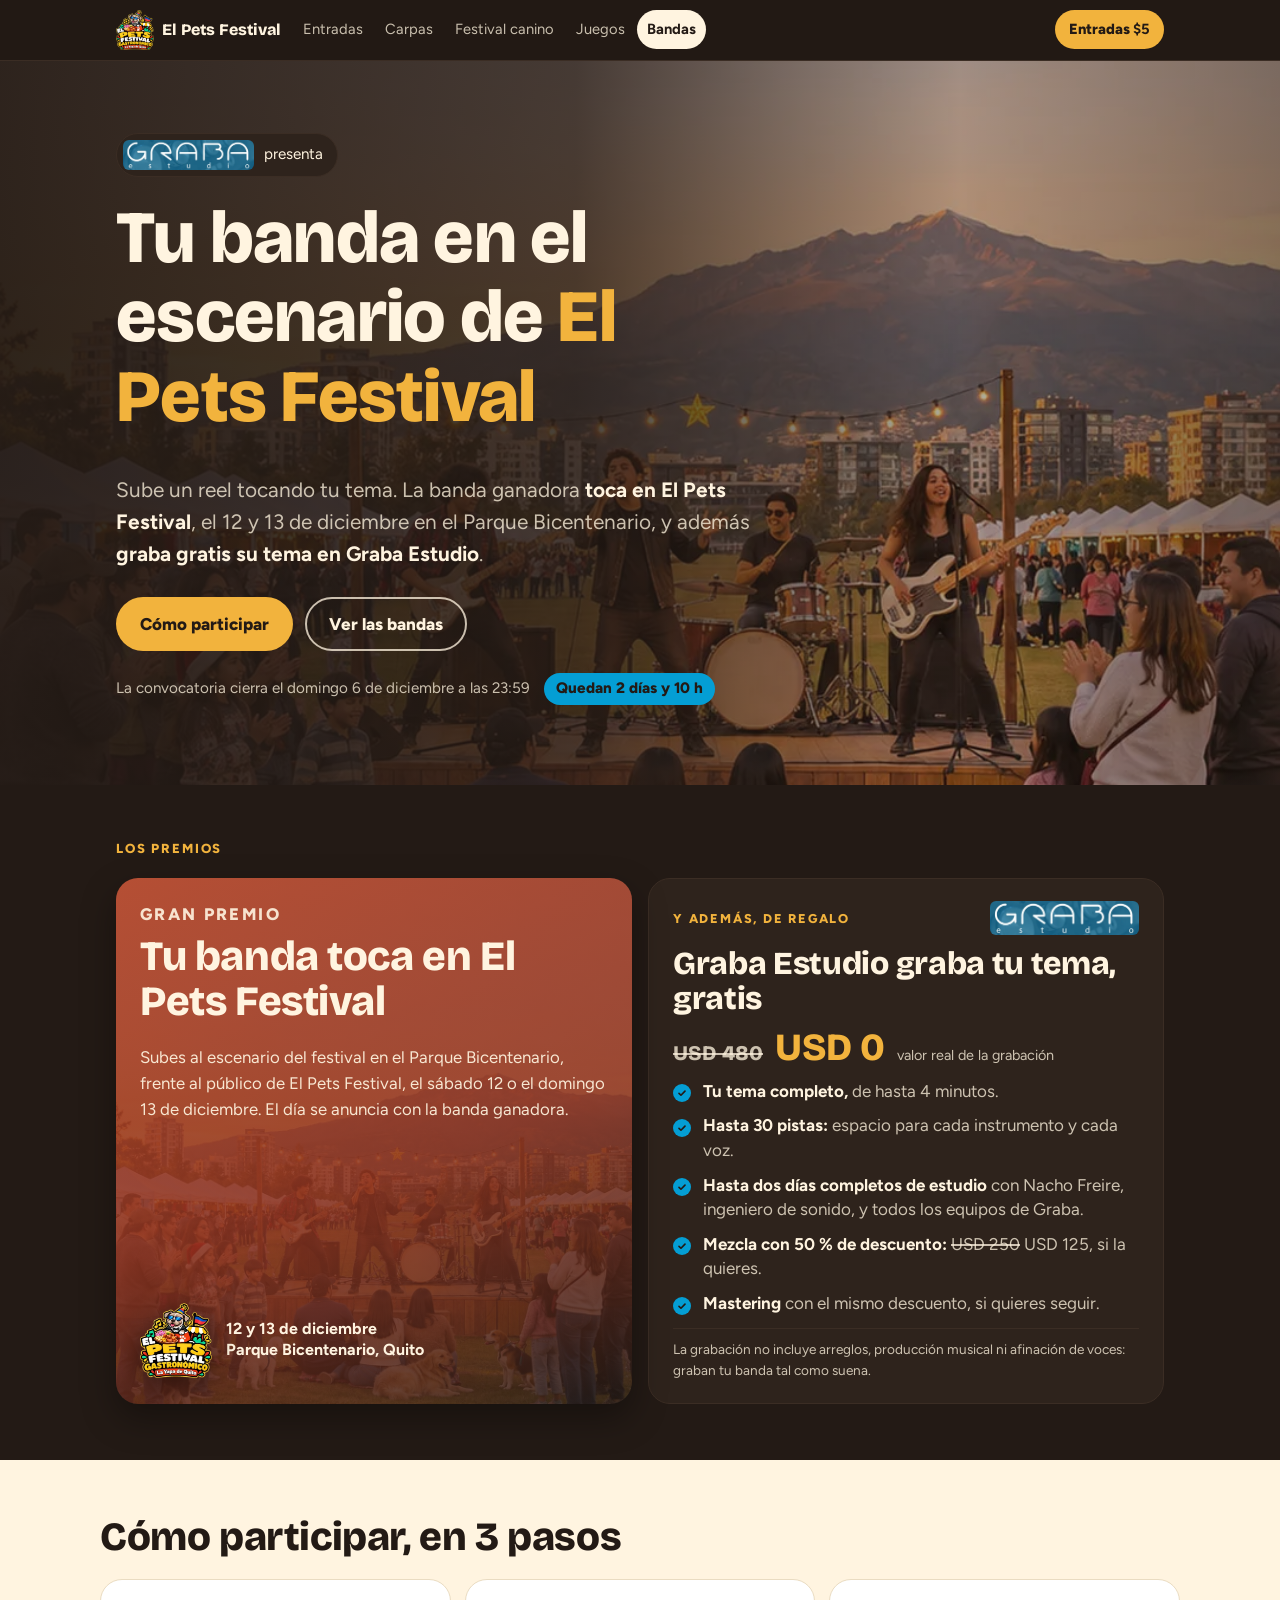
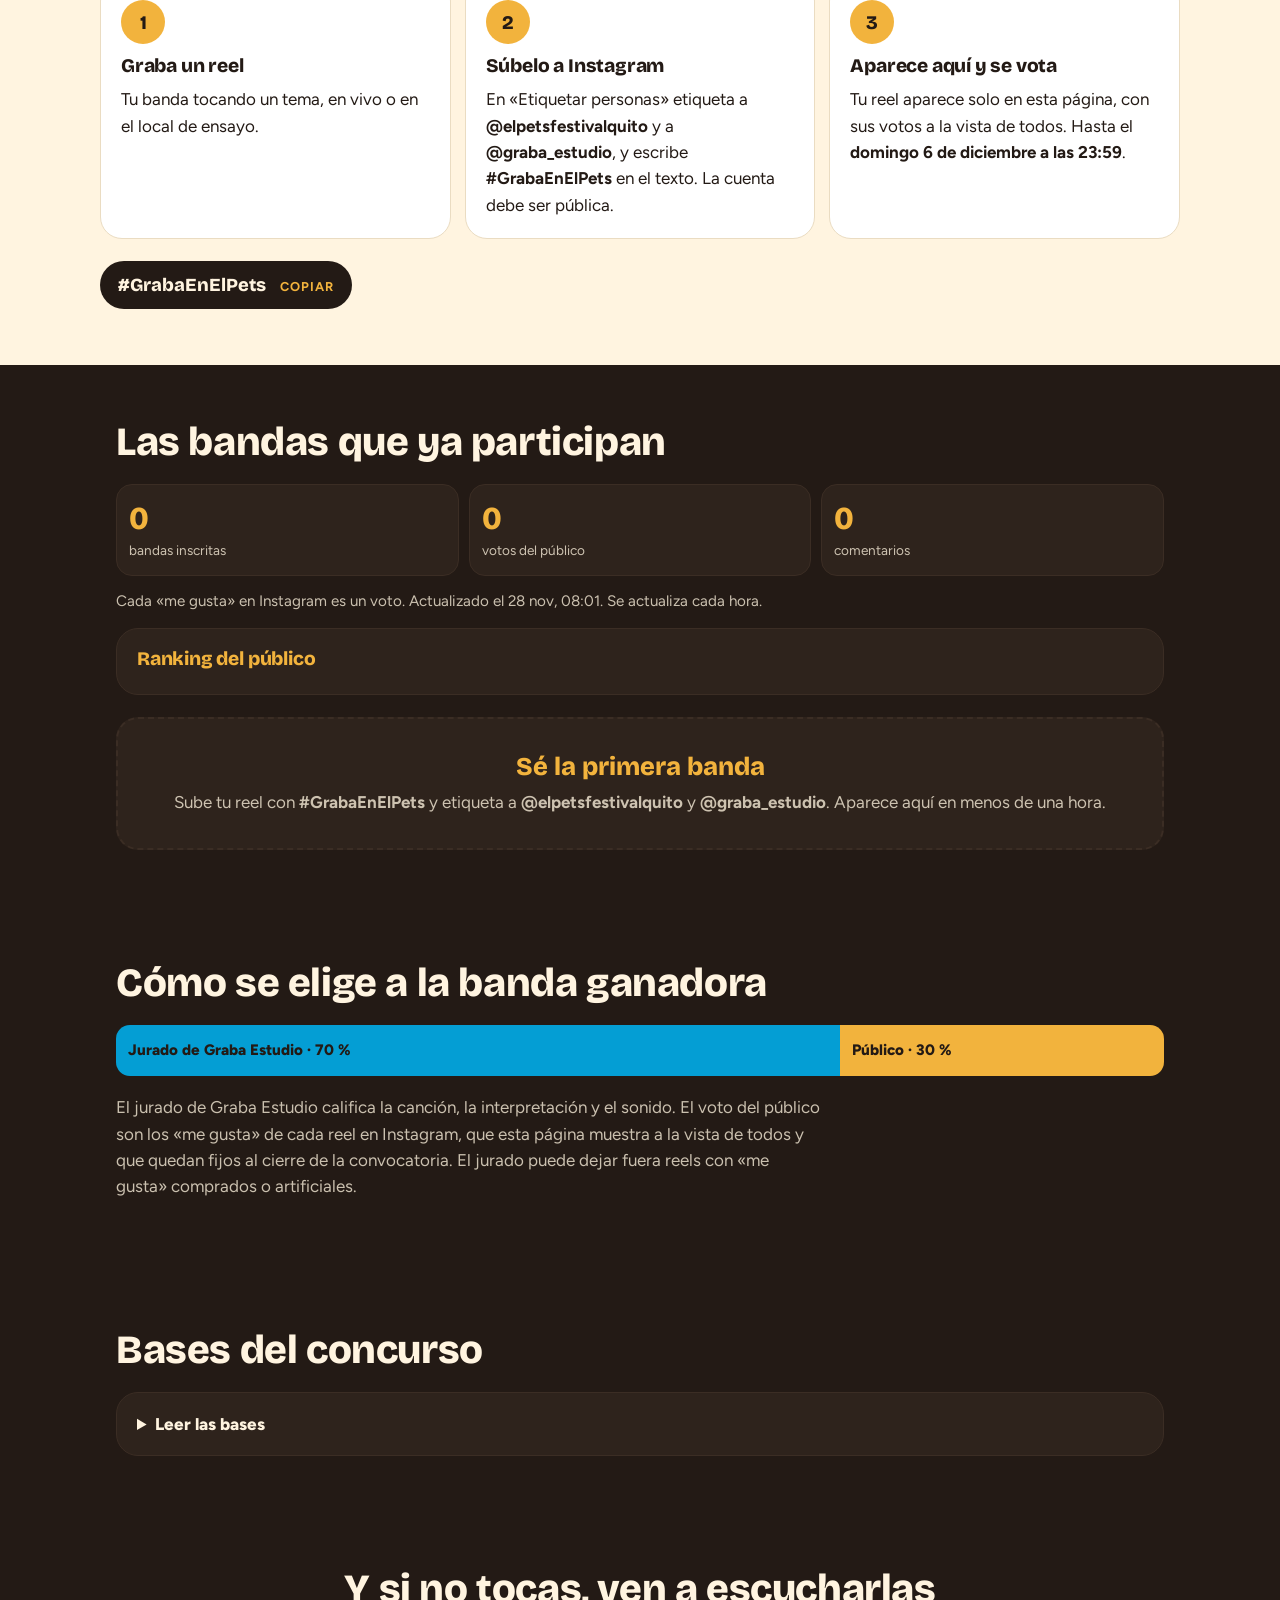
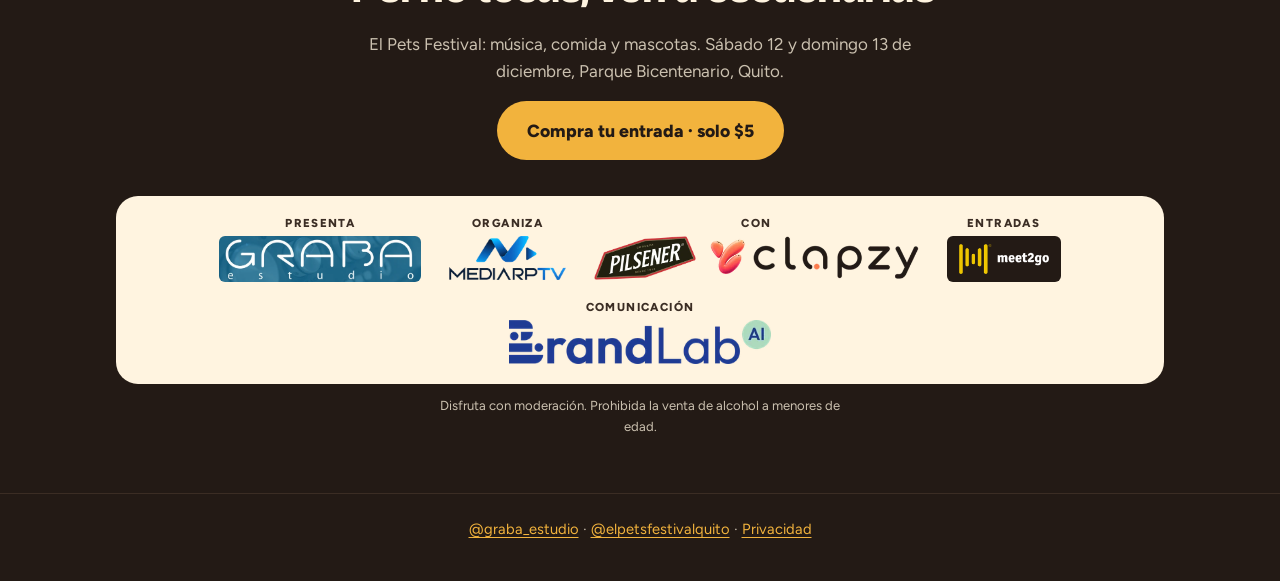
<file: graba/index.html>
<!doctype html>
<html lang="es-EC">
<head>
<meta charset="utf-8">
<meta name="viewport" content="width=device-width, initial-scale=1, viewport-fit=cover">
<title>Concurso de bandas Graba Estudio · El Pets Festival</title>
<meta name="description" content="Graba Estudio presenta el concurso de bandas de El Pets Festival: sube un reel tocando tu tema, etiqueta a @graba_estudio y @elpetsfestivalquito con #GrabaEnElPets. La banda ganadora graba un single en Graba Estudio y toca en el festival. Hasta el domingo 6 de diciembre.">
<meta name="theme-color" content="#231A15">
<meta property="og:type" content="website">
<meta property="og:title" content="Concurso de bandas · Graba Estudio × El Pets Festival">
<meta property="og:description" content="Sube tu reel con #GrabaEnElPets hasta el domingo 6 de diciembre. Premio: grabar un single en Graba Estudio y tocar en El Pets Festival.">
<meta property="og:image" content="https://elpetsfestivalquito.com/graba/assets/og-graba.jpg">
<meta property="og:image:width" content="1200">
<meta property="og:image:height" content="630">
<meta property="og:url" content="https://elpetsfestivalquito.com/graba/">
<link rel="canonical" href="https://elpetsfestivalquito.com/graba/">
<link rel="icon" href="../juegos/assets/iconos/favicon.svg" type="image/svg+xml">
<link rel="apple-touch-icon" href="../juegos/assets/iconos/apple-touch-icon.png">
<link rel="preload" href="../juegos/assets/fuentes/bricolage-var.woff2" as="font" type="font/woff2" crossorigin>
<link rel="preload" href="../juegos/assets/fuentes/figtree-var.woff2" as="font" type="font/woff2" crossorigin>
<script>document.documentElement.classList.add("js")</script>
<link rel="stylesheet" href="graba.css">
</head>
<body>
<a class="saltar" href="#contenido">Ir al contenido</a>

<header class="barra">
  <div class="barra__in">
    <a class="barra__marca" href="../" aria-label="El Pets Festival, página de entradas"><img src="../juegos/assets/logo-240.webp" width="240" height="251" alt=""><span>El Pets Festival</span></a>
    <nav class="paginas" aria-label="Páginas del festival">
      <a href="../">Entradas</a><a href="../carpas.html">Carpas</a><a href="../canino.html"><span class="corto">Canino</span><span class="largo">Festival canino</span></a><a href="../juegos/">Juegos</a><a href="./" aria-current="page">Bandas</a>
    </nav>
    <a class="barra__cta" href="https://www.meet2go.com/ev/elpetsfestivaluio" target="_blank" rel="noopener">Entradas <b>$5</b></a>
  </div>
</header>

<main id="contenido">
  <section class="hero" aria-labelledby="t-hero">
    <picture class="hero__foto"><source media="(min-width: 900px)" type="image/webp" srcset="assets/graba-hero-1920.webp"><source media="(min-width: 900px)" srcset="assets/graba-hero-1920.jpg"><source type="image/webp" srcset="assets/graba-hero-1080x1350.webp"><img src="assets/graba-hero-1080x1350.jpg" width="1080" height="1350" alt="" fetchpriority="high"></picture>
    <div class="hero__in">
      <div class="hero__texto">
      <p class="presenta"><picture><source type="image/webp" srcset="assets/graba-logo-oficial-600.webp 600w, assets/graba-logo-oficial-1200.webp 1200w" sizes="160px"><img class="presenta__logo" src="assets/graba-logo-oficial-600.jpg" width="600" height="137" alt="Graba Estudio"></picture><span>presenta</span></p>
      <h1 id="t-hero">Tu banda en el escenario de <em>El Pets Festival</em></h1>
      <p class="bajada">Sube un reel tocando tu tema. La banda ganadora <b>toca en El Pets Festival</b>, el 12 y 13 de diciembre en el Parque Bicentenario, y además <b>graba gratis su tema en Graba Estudio</b>.</p>
      <div class="hero__botones">
        <a class="btn btn--primario" href="#participa">Cómo participar</a>
        <a class="btn btn--fantasma" href="#reels">Ver las bandas</a>
      </div>
      <div class="cierre" aria-live="polite">
        <span class="cierre__rot">La convocatoria cierra el domingo 6 de diciembre a las 23:59</span>
        <span class="cierre__cuenta" data-cuenta hidden></span>
      </div>
      </div>
      <div class="hero__visual" aria-hidden="true">
        <div class="v-logos"><picture><source type="image/webp" srcset="assets/graba-logo-oficial-600.webp 600w, assets/graba-logo-oficial-1200.webp 1200w" sizes="260px"><img class="v-graba" src="assets/graba-logo-oficial-600.jpg" width="600" height="137" alt=""></picture><span class="v-x">×</span><img class="v-fest" src="../juegos/assets/logo-240.webp" width="240" height="251" alt=""></div>
        <p class="v-t">Tu banda en el escenario<br>y tu tema grabado gratis</p>
        <span class="v-h">#GrabaEnElPets</span>
      </div>
    </div>
  </section>

  <section class="premio" aria-labelledby="t-premio">
    <h2 id="t-premio" class="ceja">Los premios</h2>
    <div class="premio__gran">
      <p class="premio__etiqueta">Gran premio</p>
      <h3>Tu banda toca en El Pets Festival</h3>
      <p>Subes al escenario del festival en el Parque Bicentenario, frente al público de El Pets Festival, el sábado 12 o el domingo 13 de diciembre. El día se anuncia con la banda ganadora.</p>
      <div class="premio__gran-pie"><img src="../juegos/assets/logo-240.webp" width="240" height="251" alt="El Pets Festival"><span>12 y 13 de diciembre<br>Parque Bicentenario, Quito</span></div>
    </div>
    <div class="premio__graba">
      <div class="premio__graba-cab">
        <p class="premio__etiqueta">Y además, de regalo</p>
        <picture><source type="image/webp" srcset="assets/graba-logo-oficial-600.webp"><img src="assets/graba-logo-oficial-600.jpg" width="600" height="137" alt="Graba Estudio"></picture>
      </div>
      <h3>Graba Estudio graba tu tema, gratis</h3>
      <div class="premio__valor"><span class="premio__tachado">USD 480</span><span class="premio__cero">USD 0</span><span class="premio__nota">valor real de la grabación</span></div>
      <ul class="premio__lista-graba">
        <li><b>Tu tema completo,</b> de hasta 4 minutos.</li>
        <li><b>Hasta 30 pistas:</b> espacio para cada instrumento y cada voz.</li>
        <li><b>Hasta dos días completos de estudio</b> con Nacho Freire, ingeniero de sonido, y todos los equipos de Graba.</li>
        <li><b>Mezcla con 50 % de descuento:</b> <span class="premio__tachado">USD 250</span> USD 125, si la quieres.</li>
        <li><b>Mastering</b> con el mismo descuento, si quieres seguir.</li>
      </ul>
      <p class="premio__fino">La grabación no incluye arreglos, producción musical ni afinación de voces: graban tu banda tal como suena.</p>
    </div>
  </section>

  <section class="participa" id="participa" aria-labelledby="t-part">
    <h2 id="t-part">Cómo participar, en 3 pasos</h2>
    <ol class="pasos">
      <li><span class="pasos__n">1</span><h3>Graba un reel</h3><p>Tu banda tocando un tema, en vivo o en el local de ensayo.</p></li>
      <li><span class="pasos__n">2</span><h3>Súbelo a Instagram</h3><p>En «Etiquetar personas» etiqueta a <b>@elpetsfestivalquito</b> y a <b>@graba_estudio</b>, y escribe <b>#GrabaEnElPets</b> en el texto. La cuenta debe ser pública.</p></li>
      <li><span class="pasos__n">3</span><h3>Aparece aquí y se vota</h3><p>Tu reel aparece solo en esta página, con sus votos a la vista de todos. Hasta el <b>domingo 6 de diciembre a las 23:59</b>.</p></li>
    </ol>
    <p class="hashtag"><button type="button" class="hashtag__btn" data-copiar="#GrabaEnElPets">#GrabaEnElPets <span>Copiar</span></button></p>
  </section>

  <section class="reels" id="reels" aria-labelledby="t-reels">
    <h2 id="t-reels">Las bandas que ya participan</h2>
    <div class="seguimiento" data-seguimiento hidden>
      <ul class="resumen" aria-label="El concurso en cifras">
        <li><b data-n-bandas>0</b><span>bandas inscritas</span></li>
        <li><b data-n-votos>0</b><span>votos del público</span></li>
        <li><b data-n-coment>0</b><span>comentarios</span></li>
      </ul>
      <p class="seguimiento__nota">Cada «me gusta» en Instagram es un voto. <span data-actualizado></span></p>
      <div class="voto">
        <h3 class="voto__t">Ranking del público</h3>
        <ol class="voto__lista" data-ranking></ol>
      </div>
    </div>
    <div class="reels__grid" data-reels></div>
    <div class="reels__vacio" data-vacio>
      <p class="reels__vacio-t">Sé la primera banda</p>
      <p>Sube tu reel con <b>#GrabaEnElPets</b> y etiqueta a <b>@elpetsfestivalquito</b> y <b>@graba_estudio</b>. Aparece aquí en menos de una hora.</p>
    </div>
    <div class="pasa" data-pasa hidden>
      <h3 class="pasa__t">Lo que va pasando</h3>
      <p class="seguimiento__nota">Cada banda que se postula y los votos que va sumando su comunidad, a la vista de todos.</p>
      <ol class="pasa__lista" data-eventos></ol>
    </div>
  </section>

  <section class="elige" aria-labelledby="t-elige">
    <h2 id="t-elige">Cómo se elige a la banda ganadora</h2>
    <div class="elige__barras" role="img" aria-label="70 por ciento jurado de Graba Estudio, 30 por ciento votos del público">
      <span class="elige__jurado" style="--v:70">Jurado de Graba Estudio · 70 %</span>
      <span class="elige__publico" style="--v:30">Público · 30 %</span>
    </div>
    <p>El jurado de Graba Estudio califica la canción, la interpretación y el sonido. El voto del público son los «me gusta» de cada reel en Instagram, que esta página muestra a la vista de todos y que quedan fijos al cierre de la convocatoria. El jurado puede dejar fuera reels con «me gusta» comprados o artificiales.</p>
  </section>

  <section class="bases" aria-labelledby="t-bases">
    <h2 id="t-bases">Bases del concurso</h2>
    <details>
      <summary>Leer las bases</summary>
      <ol>
        <li>Participan bandas con un reel publicado en Instagram desde una cuenta pública entre el 27 de noviembre y el domingo 6 de diciembre de 2026 a las 23:59 (hora de Quito), con @elpetsfestivalquito y @graba_estudio etiquetados y el hashtag #GrabaEnElPets en el texto.</li>
        <li>Participar es gratis. Vale un tema propio o un cover con autorización escrita de sus autores; la banda responde por los derechos del tema.</li>
        <li>Si en la banda hay menores de 18 años, cada uno participa con la autorización de su madre, padre o representante legal, que se pide a la banda ganadora antes de entregar el premio.</li>
        <li>Al participar, la banda acepta que su reel y su número de «me gusta» aparezcan en esta página y en las redes de El Pets Festival y de Graba Estudio. Los reels aparecen solos cada hora; el equipo retira los que no cumplan estas bases. Para retirar tu reel de esta página, escribe por mensaje directo a @elpetsfestivalquito.</li>
        <li>La banda ganadora se elige con el jurado de Graba Estudio (70 %) y los «me gusta» de cada reel al cierre (30 %), tal como los muestra esta página; el conteo del cierre queda registrado en un acta. El organizador puede descalificar reels con «me gusta» comprados o falsos. La ganadora se anuncia en las redes de El Pets Festival y de Graba Estudio.</li>
        <li>El gran premio es una presentación de la banda ganadora en El Pets Festival (sábado 12 o domingo 13 de diciembre). Además, Graba Estudio graba gratis un tema de la banda de hasta 4 minutos y hasta 30 pistas, en hasta dos días completos (valor real USD 480). La mezcla tiene 50 % de descuento (USD 125) y es opcional, igual que el mastering con el mismo descuento. La grabación no incluye arreglos, producción musical ni afinación de voces. Los premios no se cambian por dinero.</li>
        <li>Meta e Instagram no patrocinan, avalan ni administran este concurso, ni están asociados a él.</li>
        <li>Solo usamos los datos de contacto de la banda para coordinar el premio. Lee la <a class="enlace" href="../privacidad.html">política de privacidad</a>.</li>
      </ol>
    </details>
  </section>

  <section class="final" aria-labelledby="t-final">
    <h2 id="t-final">Y si no tocas, ven a escucharlas</h2>
    <p>El Pets Festival: música, comida y mascotas. Sábado 12 y domingo 13 de diciembre, Parque Bicentenario, Quito.</p>
    <a class="btn btn--primario btn--grande" href="https://www.meet2go.com/ev/elpetsfestivaluio" target="_blank" rel="noopener">Compra tu entrada · solo $5</a>
    <div class="firmas" role="group" aria-label="Presenta, organiza y acompañan">
      <span class="firmas__grupo"><span class="firmas__rol">Presenta</span><picture><source type="image/webp" srcset="assets/graba-logo-oficial-600.webp 600w, assets/graba-logo-oficial-1200.webp 1200w" sizes="200px"><img class="firmas__graba" src="assets/graba-logo-oficial-600.jpg" width="600" height="137" alt="Graba Estudio"></picture></span>
      <span class="firmas__grupo"><span class="firmas__rol">Organiza</span><picture><source type="image/webp" srcset="../img/marcas/mediarptv.webp"><img src="../img/marcas/mediarptv.png" width="344" height="129" alt="MEDIARPTV"></picture></span>
      <span class="firmas__grupo"><span class="firmas__rol">Con</span><span class="firmas__par"><picture><source type="image/webp" srcset="../img/marcas/pilsener.webp"><img src="../img/marcas/pilsener.png" width="320" height="139" alt="Pilsener"></picture><picture><source type="image/webp" srcset="../img/marcas/clapzy.webp"><img src="../img/marcas/clapzy.png" width="380" height="80" alt="Clapzy"></picture></span></span>
      <span class="firmas__grupo"><span class="firmas__rol">Entradas</span><picture class="firmas__chip"><source type="image/webp" srcset="../img/marcas/meet2go.webp"><img src="../img/marcas/meet2go.png" width="300" height="100" alt="Meet2Go"></picture></span>
      <span class="firmas__grupo"><span class="firmas__rol">Comunicación</span><picture><source type="image/webp" srcset="../img/marcas/brandlab.webp"><img src="../img/marcas/brandlab.png" width="380" height="64" alt="BrandLab AI"></picture></span>
    </div>
    <p class="aviso-alcohol">Disfruta con moderación. Prohibida la venta de alcohol a menores de edad.</p>
  </section>
</main>

<footer class="pie">
  <p><a class="enlace" href="https://www.instagram.com/graba_estudio/" target="_blank" rel="noopener">@graba_estudio</a> · <a class="enlace" href="https://www.instagram.com/elpetsfestivalquito/" target="_blank" rel="noopener">@elpetsfestivalquito</a> · <a class="enlace" href="../privacidad.html">Privacidad</a></p>
</footer>

<script src="graba.js" defer></script>
</body>
</html>
</file>
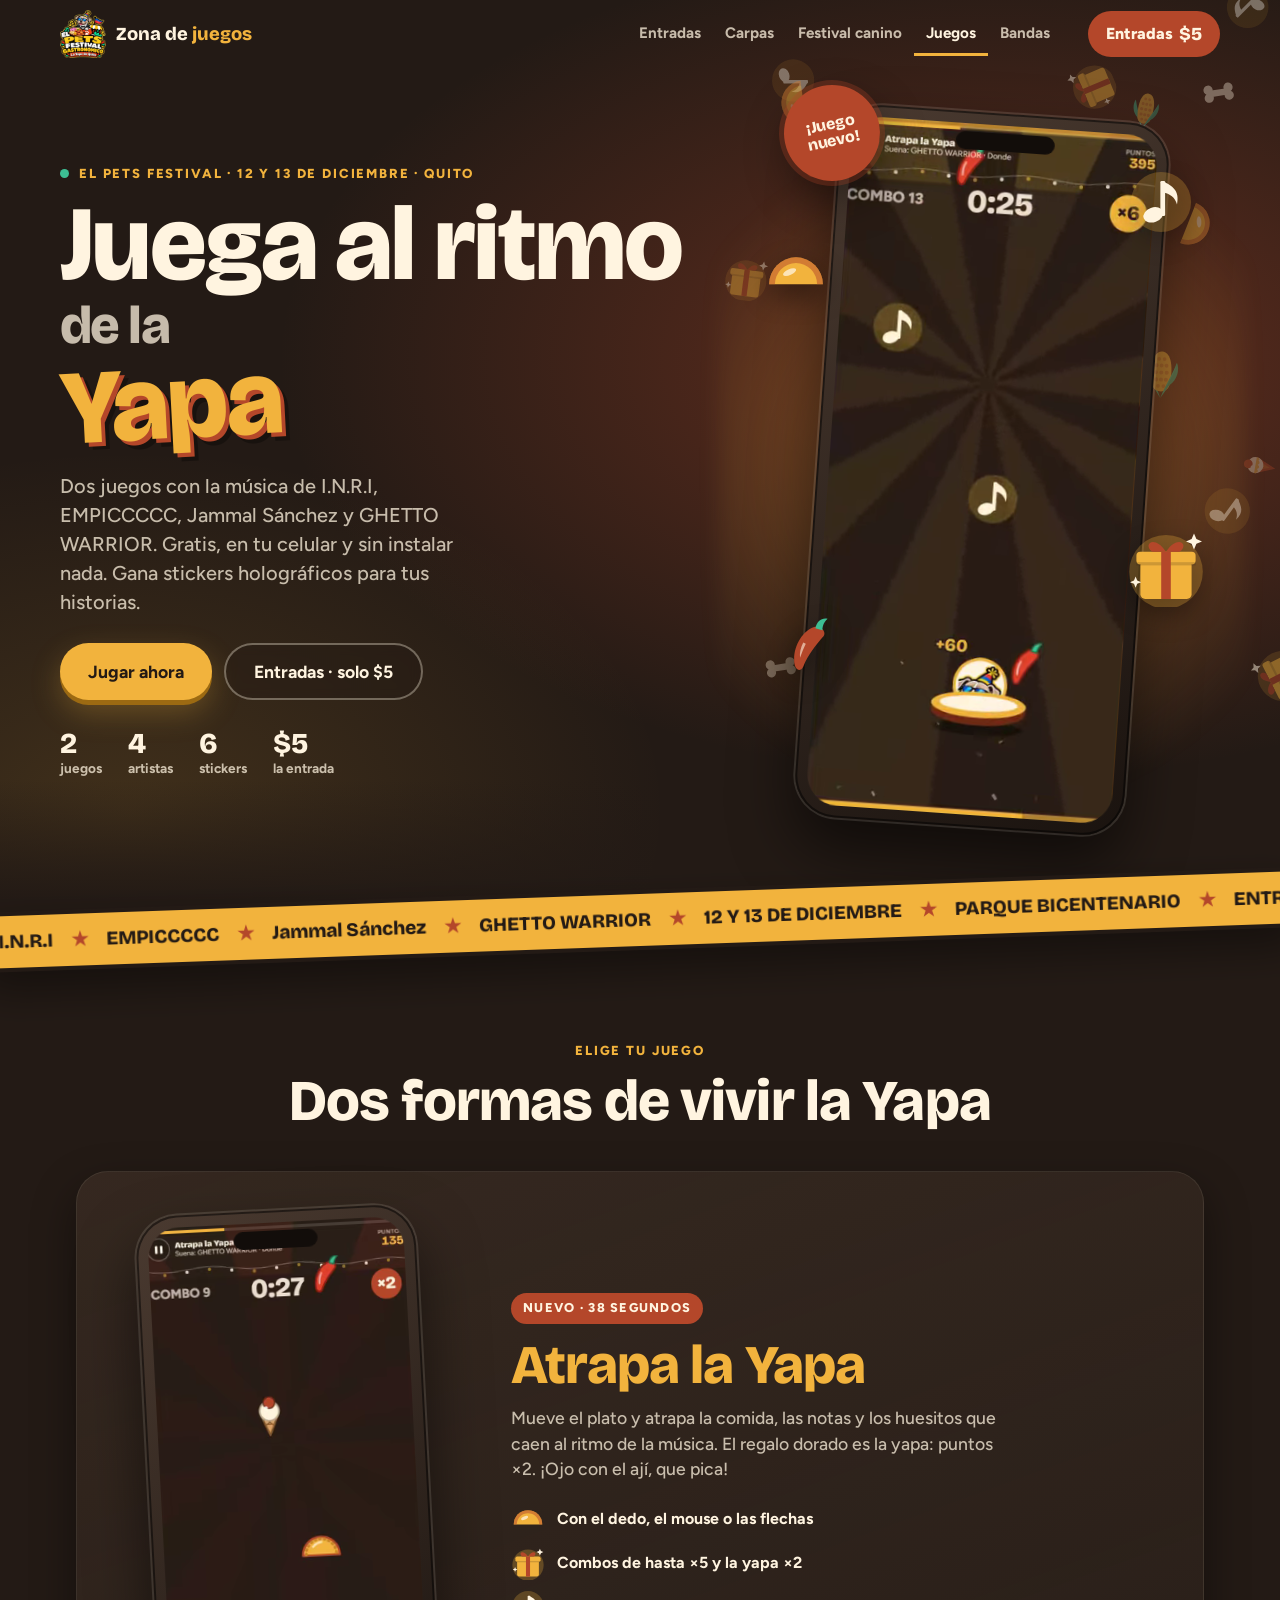
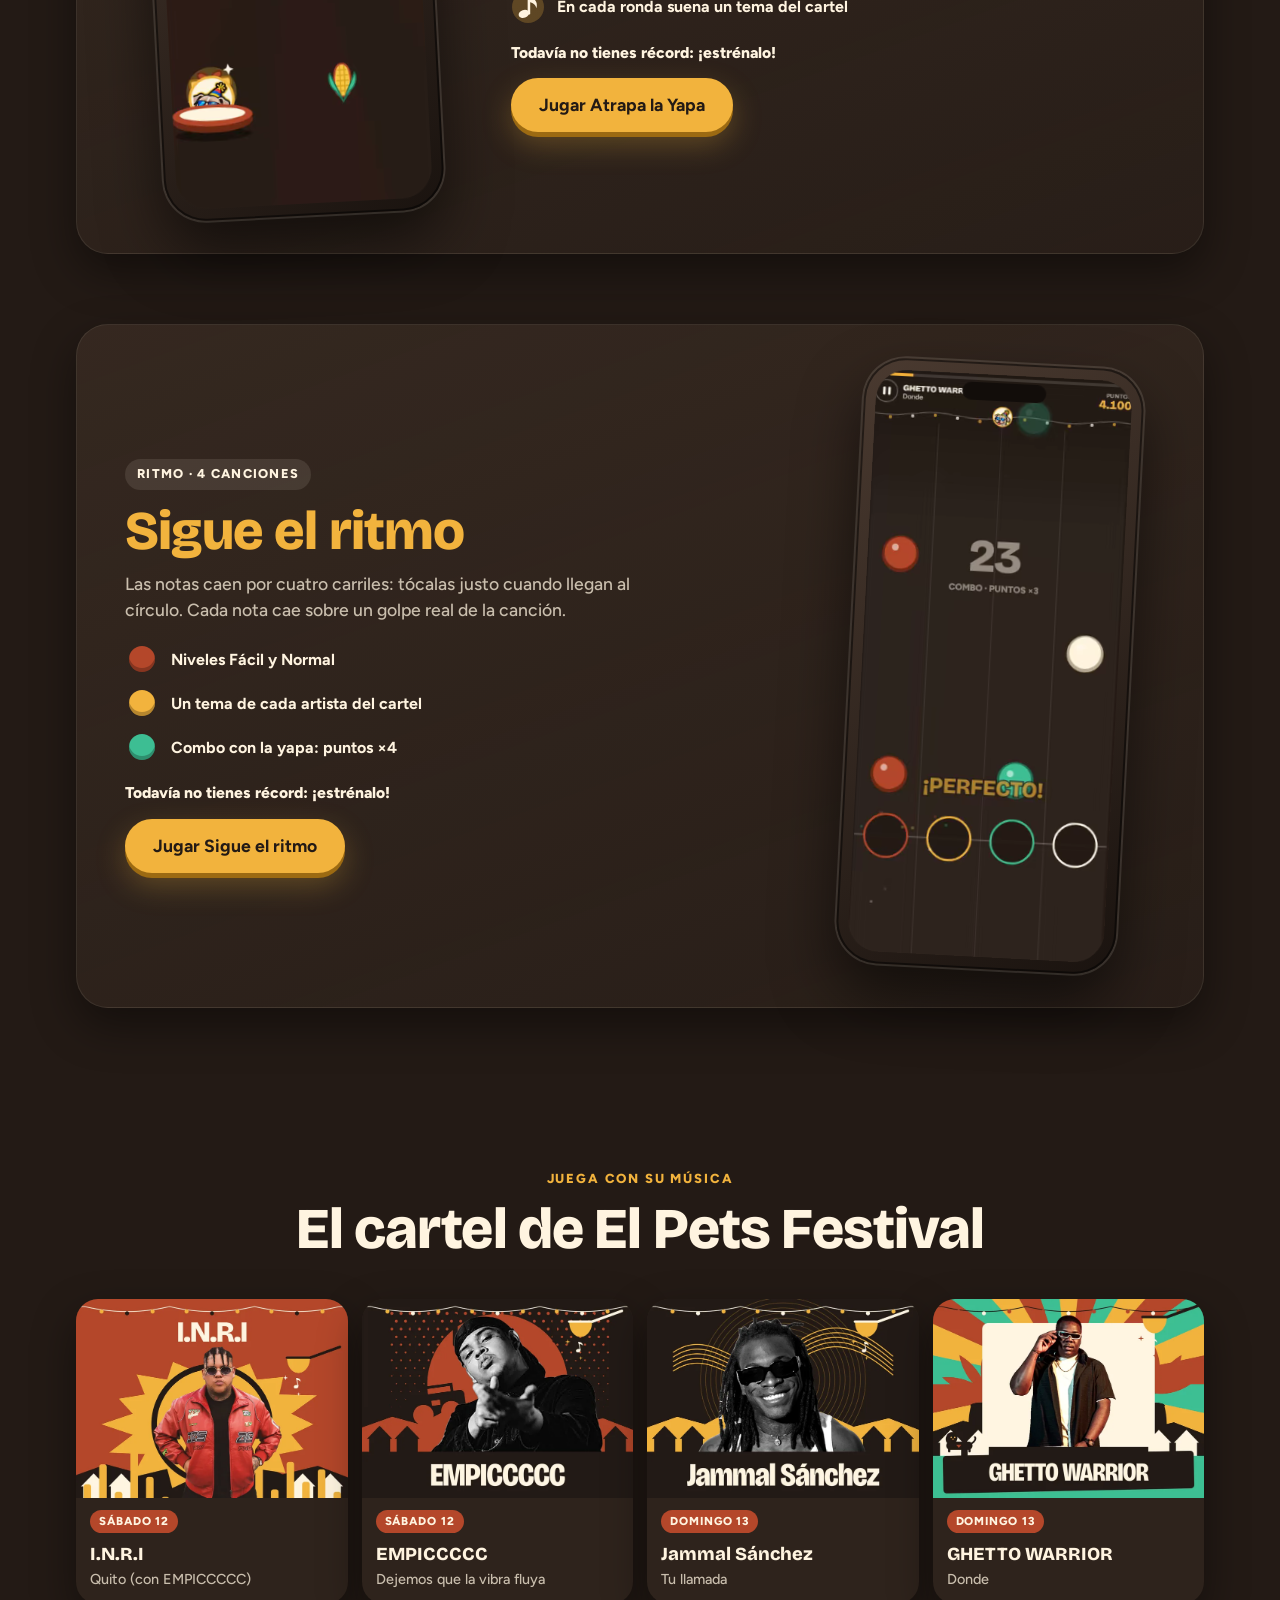
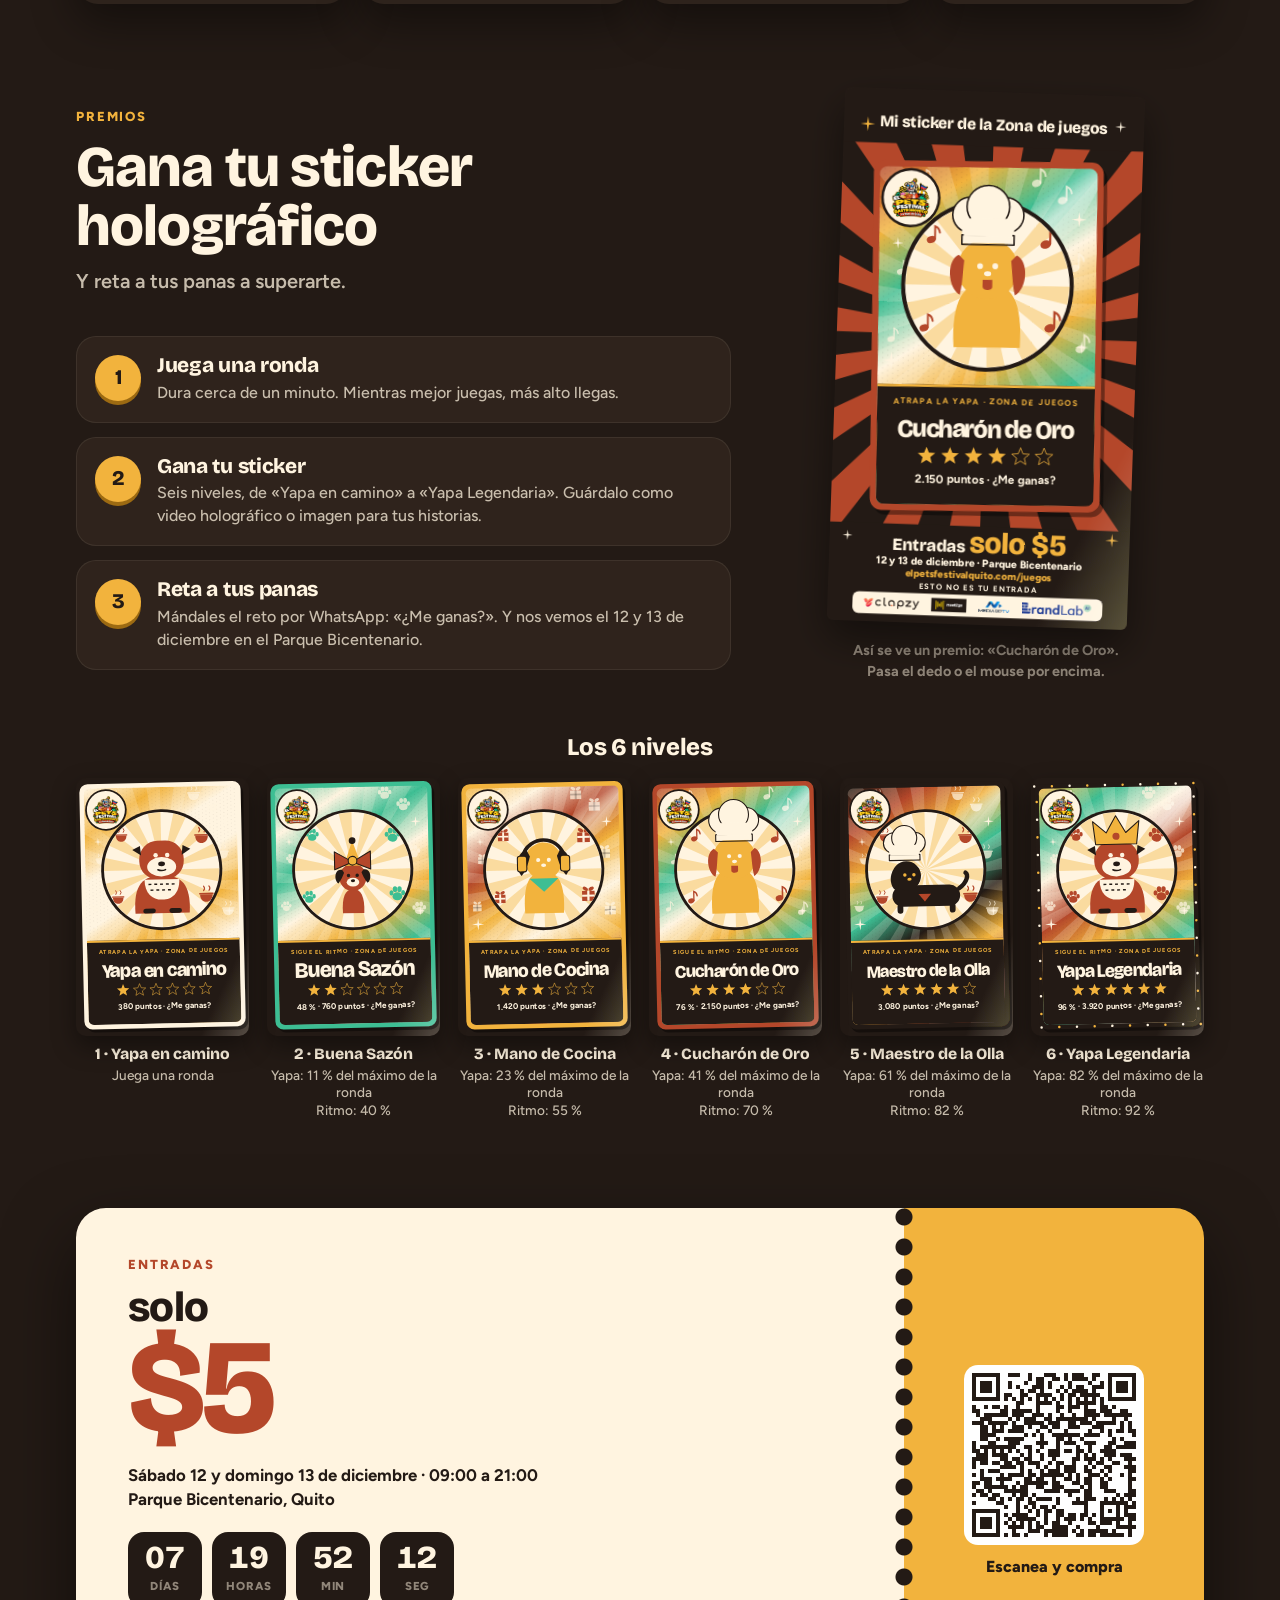
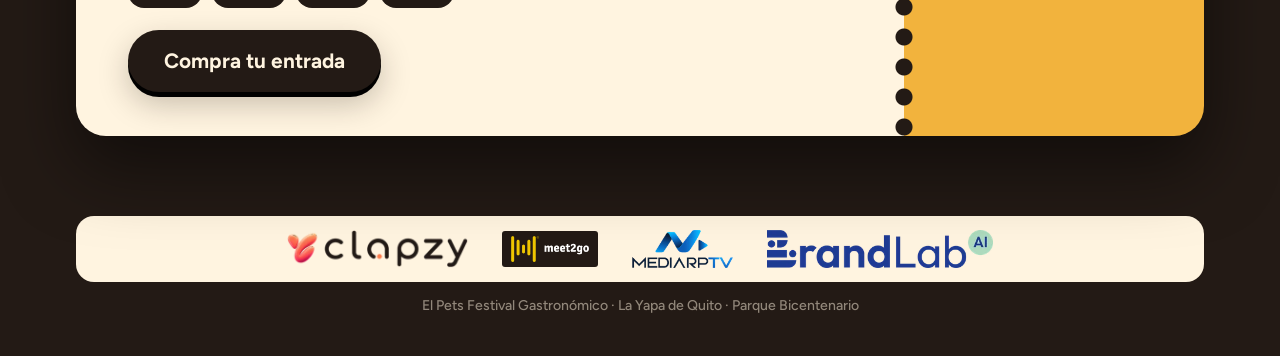
<file: juegos/index.html>
<!doctype html>
<html lang="es-EC">
<head>
<meta charset="utf-8">
<meta name="viewport" content="width=device-width, initial-scale=1, viewport-fit=cover">
<title>Zona de juegos · El Pets Festival</title>
<meta name="description" content="Juega Atrapa la Yapa y Sigue el ritmo con la música de I.N.R.I, EMPICCCCC, Jammal Sánchez y GHETTO WARRIOR. El Pets Festival: 12 y 13 de diciembre, Parque Bicentenario, Quito. Entradas solo $5.">
<meta name="theme-color" content="#231A15">
<meta name="apple-mobile-web-app-capable" content="yes">
<meta name="mobile-web-app-capable" content="yes">
<meta property="og:type" content="website">
<meta property="og:title" content="Zona de juegos · El Pets Festival">
<meta property="og:description" content="Juega al ritmo de la Yapa, reta a tus panas y vente al festival el 12 y 13 de diciembre. Entradas solo $5.">
<meta property="og:image" content="https://elpetsfestivalquito.com/juegos/assets/og-juegos.jpg">
<meta property="og:image:width" content="1200">
<meta property="og:image:height" content="630">
<meta property="og:url" content="https://elpetsfestivalquito.com/juegos/">
<link rel="canonical" href="https://elpetsfestivalquito.com/juegos/">
<link rel="manifest" href="manifest.webmanifest">
<link rel="icon" href="assets/iconos/favicon.svg" type="image/svg+xml">
<link rel="apple-touch-icon" href="assets/iconos/apple-touch-icon.png">
<link rel="preload" href="assets/fuentes/bricolage-var.woff2" as="font" type="font/woff2" crossorigin>
<link rel="preload" href="assets/fuentes/figtree-var.woff2" as="font" type="font/woff2" crossorigin>
<script>document.documentElement.classList.add("js")</script>
<link rel="stylesheet" href="hub.css">
</head>
<body>

<!-- ======================= PÁGINA (vista normal) ======================= -->
<div class="pro">
  <header class="barra" id="barra">
    <a class="barra-marca" href="#inicio" aria-label="Zona de juegos, inicio"><img data-rol="logo" src="assets/logo-240.webp" width="240" height="251" alt=""><span>Zona de <b>juegos</b></span></a>
    <nav class="barra-nav" aria-label="Páginas del festival"><a href="../">Entradas</a><a href="../carpas.html">Carpas</a><a href="../canino.html"><span class="corto">Canino</span><span class="largo">Festival canino</span></a><a href="./" aria-current="page">Juegos</a><a href="../graba/">Bandas</a></nav>
    <a class="barra-cta" data-entradas href="https://www.meet2go.com/ev/elpetsfestivaluio">Entradas <b>$5</b></a>
  </header>

  <main>
    <section class="hero" id="inicio" aria-labelledby="t-hero">
      <canvas class="hero-fondo" aria-hidden="true"></canvas>
      <div class="hero-grid">
        <div class="hero-texto">
          <p class="ceja"><span class="punto" aria-hidden="true"></span>El Pets Festival · 12 y 13 de diciembre · Quito</p>
          <h1 id="t-hero" data-rol="titular">Juega al ritmo <span>de la</span> <em>Yapa</em></h1>
          <p class="hero-bajada">Dos juegos con la música de I.N.R.I, EMPICCCCC, Jammal Sánchez y GHETTO WARRIOR. Gratis, en tu celular y sin instalar nada. Gana stickers holográficos para tus historias.</p>
          <div class="hero-botones">
            <a class="btn btn-primario" href="#juegos" data-rol="cta">Jugar ahora</a>
            <a class="btn btn-fantasma" data-entradas href="https://www.meet2go.com/ev/elpetsfestivaluio">Entradas · solo $5</a>
          </div>
          <ul class="hero-datos" aria-label="En cifras">
            <li><b>2</b><span>juegos</span></li><li><b>4</b><span>artistas</span></li><li><b>6</b><span>stickers</span></li><li><b>$5</b><span>la entrada</span></li>
          </ul>
        </div>
        <div class="hero-visual" aria-hidden="true">
          <div class="halo"></div>
          <div class="telefono telefono-hero">
            <video autoplay muted loop playsinline preload="metadata" poster="assets/video/yapa.jpg">
              <source src="assets/video/yapa.webm" type="video/webm"><source src="assets/video/yapa.mp4" type="video/mp4">
            </video>
          </div>
          <span class="flota fl1" data-icono="empanada"></span><span class="flota fl2" data-icono="nota"></span>
          <span class="flota fl3" data-icono="regalo"></span><span class="flota fl4" data-icono="aji"></span>
          <span class="sello">¡Juego<br>nuevo!</span>
        </div>
      </div>
    </section>

    <div class="cinta" aria-hidden="true"><div class="cinta-mov"></div></div>

    <section class="seccion" id="juegos" aria-labelledby="t-juegos">
      <header class="seccion-cabeza revela"><p class="ceja">Elige tu juego</p><h2 id="t-juegos">Dos formas de vivir la Yapa</h2></header>

      <article class="juego-pro revela" data-juego="yapa">
        <div class="juego-media">
          <div class="telefono">
            <video autoplay muted loop playsinline preload="none" poster="assets/video/yapa.jpg" aria-label="Partida de Atrapa la Yapa">
              <source src="assets/video/yapa.webm" type="video/webm"><source src="assets/video/yapa.mp4" type="video/mp4">
            </video>
          </div>
        </div>
        <div class="juego-info">
          <span class="etiqueta etiqueta-nuevo">Nuevo · 38 segundos</span>
          <h3>Atrapa la Yapa</h3>
          <p>Mueve el plato y atrapa la comida, las notas y los huesitos que caen al ritmo de la música. El regalo dorado es la yapa: puntos ×2. ¡Ojo con el ají, que pica!</p>
          <ul class="rasgos">
            <li><span data-icono="empanada"></span>Con el dedo, el mouse o las flechas</li>
            <li><span data-icono="regalo"></span>Combos de hasta ×5 y la yapa ×2</li>
            <li><span data-icono="nota"></span>En cada ronda suena un tema del cartel</li>
          </ul>
          <p class="record" data-record="yapa"></p>
          <a class="btn btn-primario juego-cta" href="yapa/">Jugar Atrapa la Yapa</a>
        </div>
      </article>

      <article class="juego-pro invertido revela" data-juego="ritmo">
        <div class="juego-media">
          <div class="telefono">
            <video autoplay muted loop playsinline preload="none" poster="assets/video/ritmo.jpg" aria-label="Partida de Sigue el ritmo">
              <source src="assets/video/ritmo.webm" type="video/webm"><source src="assets/video/ritmo.mp4" type="video/mp4">
            </video>
          </div>
        </div>
        <div class="juego-info">
          <span class="etiqueta">Ritmo · 4 canciones</span>
          <h3>Sigue el ritmo</h3>
          <p>Las notas caen por cuatro carriles: tócalas justo cuando llegan al círculo. Cada nota cae sobre un golpe real de la canción.</p>
          <ul class="rasgos">
            <li><span class="pastilla p1"></span>Niveles Fácil y Normal</li>
            <li><span class="pastilla p2"></span>Un tema de cada artista del cartel</li>
            <li><span class="pastilla p3"></span>Combo con la yapa: puntos ×4</li>
          </ul>
          <p class="record" data-record="ritmo"></p>
          <a class="btn btn-primario juego-cta" href="ritmo/">Jugar Sigue el ritmo</a>
        </div>
      </article>
    </section>

    <section class="seccion artistas" id="artistas" aria-labelledby="t-artistas">
      <header class="seccion-cabeza revela"><p class="ceja">Juega con su música</p><h2 id="t-artistas">El cartel de El Pets Festival</h2></header>
      <div class="artistas-grid" data-artistas></div>
    </section>

    <section class="seccion reta" id="premios" aria-labelledby="t-reta">
      <div class="reta-grid">
        <div class="revela">
          <header class="seccion-cabeza izq"><p class="ceja">Premios</p><h2 id="t-reta">Gana tu sticker holográfico</h2><p class="seccion-bajada">Y reta a tus panas a superarte.</p></header>
          <ol class="pasos">
            <li><span class="num">1</span><div><h3>Juega una ronda</h3><p>Dura cerca de un minuto. Mientras mejor juegas, más alto llegas.</p></div></li>
            <li><span class="num">2</span><div><h3>Gana tu sticker</h3><p>Seis niveles, de «Yapa en camino» a «Yapa Legendaria». Guárdalo como video holográfico o imagen para tus historias.</p></div></li>
            <li><span class="num">3</span><div><h3>Reta a tus panas</h3><p>Mándales el reto por WhatsApp: «¿Me ganas?». Y nos vemos el 12 y 13 de diciembre en el Parque Bicentenario.</p></div></li>
          </ol>
        </div>
        <figure class="reta-tarjeta revela" data-sticker-muestra>
          <figcaption>Así se ve un premio: «Cucharón de Oro». Pasa el dedo o el mouse por encima.</figcaption>
        </figure>
      </div>
      <h3 class="niveles-titulo revela">Los 6 niveles</h3>
      <div class="niveles" data-niveles></div>
    </section>

    <section class="seccion" id="entradas" aria-labelledby="t-entradas">
      <div class="boleto revela">
        <div class="boleto-info">
          <p class="ceja">Entradas</p>
          <h2 id="t-entradas" class="precio">solo <strong>$5</strong></h2>
          <p class="boleto-dato">Sábado 12 y domingo 13 de diciembre · 09:00 a 21:00<br>Parque Bicentenario, Quito</p>
          <div class="cuenta-atras" data-cuenta></div>
          <a class="btn btn-primario btn-xl" data-entradas href="https://www.meet2go.com/ev/elpetsfestivaluio">Compra tu entrada</a>
        </div>
        <div class="boleto-talon">
          <img src="assets/qr_entradas_web.png" data-qr-entradas width="360" height="360" alt="Código QR para comprar la entrada en Meet2Go">
          <p>Escanea y compra</p>
        </div>
      </div>
    </section>
  </main>

  <footer class="pie">
    <div class="franja" data-franja></div>
    <p>El Pets Festival Gastronómico · La Yapa de Quito · Parque Bicentenario</p>
  </footer>
</div>

<!-- ============ PANTALLA GRANDE DEL COLEGIO (?activacion=1) ============ -->
<div class="activacion-vista">
  <div class="rayos" aria-hidden="true"></div>
  <div class="confeti" aria-hidden="true"></div>
  <img class="picado picado-izq" src="assets/papel-picado.svg" alt="" aria-hidden="true">
  <img class="picado picado-der" src="assets/papel-picado.svg" alt="" aria-hidden="true">
  <div class="luces" aria-hidden="true"></div>
  <div class="zona">
    <header class="a-hero">
      <img class="logo-salta" src="assets/logo-480.webp" width="480" height="502" alt="El Pets Festival Gastronómico · La Yapa de Quito">
      <h2 class="titulo"><span>¡Zona de</span> <strong>juegos!</strong></h2>
    </header>
    <div class="cinta a-cinta" aria-hidden="true"><div class="cinta-mov"></div></div>
    <div class="a-juegos">
      <a class="juego juego-yapa" href="yapa/?kiosco=1&activacion=1" data-juego="yapa">
        <span class="nuevo">¡Nuevo!</span>
        <div class="arte arte-yapa" aria-hidden="true">
          <span class="cae c0" data-icono="empanada"></span><span class="cae c1" data-icono="nota"></span>
          <span class="cae c2" data-icono="regalo"></span><span class="cae c3" data-icono="aji"></span><span class="cae c4" data-icono="hueso"></span>
          <div class="jugador"><img src="assets/sena.png" width="256" height="256" alt=""><div class="plato"></div></div>
        </div>
        <div class="juego-texto"><h2>Atrapa la Yapa</h2><p>Atrapa todo lo rico en 38 segundos. ¡Ojo con el ají!</p><span class="jugar">¡Jugar!</span></div>
      </a>
      <a class="juego juego-ritmo" href="ritmo/?kiosco=1&activacion=1" data-juego="ritmo">
        <div class="arte arte-ritmo" aria-hidden="true">
          <i></i><i></i><i></i><i></i>
          <b class="n n0"></b><b class="n n1"></b><b class="n n2"></b><b class="n n3"></b><b class="n n4"></b>
          <u></u><u></u><u></u><u></u>
        </div>
        <div class="juego-texto"><h2>Sigue el ritmo</h2><p>Toca las notas al ritmo de los artistas del festival.</p><span class="jugar">¡Jugar!</span></div>
      </a>
    </div>
    <aside class="escanea" aria-label="Juega en tu celular">
      <h2>Escanea y juega <span>en tu celular</span></h2>
      <img src="assets/qr_juegos.png" width="360" height="360" alt="Código QR para abrir la zona de juegos en el celular">
      <p class="url" data-url-juegos></p>
      <p class="escanea-premio">¡Y gana tu sticker holográfico!</p>
    </aside>
    <aside class="tabla" aria-label="Mejores puntajes de hoy">
      <h2>Mejores de hoy</h2>
      <div class="tabla-cols">
        <div><h3>Atrapa la Yapa</h3><ol data-top="yapa"></ol></div>
        <div><h3>Sigue el ritmo</h3><ol data-top="ritmo"></ol></div>
      </div>
    </aside>
    <section class="a-entradas" aria-label="Entradas">
      <div><p class="a-precio">Entradas <strong>solo $5</strong></p><p>Sábado 12 y domingo 13 de diciembre<br>Parque Bicentenario, Quito</p></div>
      <figure class="qr"><img src="assets/qr_entradas.png" data-qr-entradas width="360" height="360" alt="Código QR para comprar la entrada en Meet2Go"><figcaption>Escanea y compra</figcaption></figure>
      <div class="franja" data-franja></div>
    </section>
  </div>
</div>

<script src="config.js"></script>
<script src="comun.js"></script>
<script src="sticker.js"></script>
<script src="hub.js"></script>
</body>
</html>
</file>
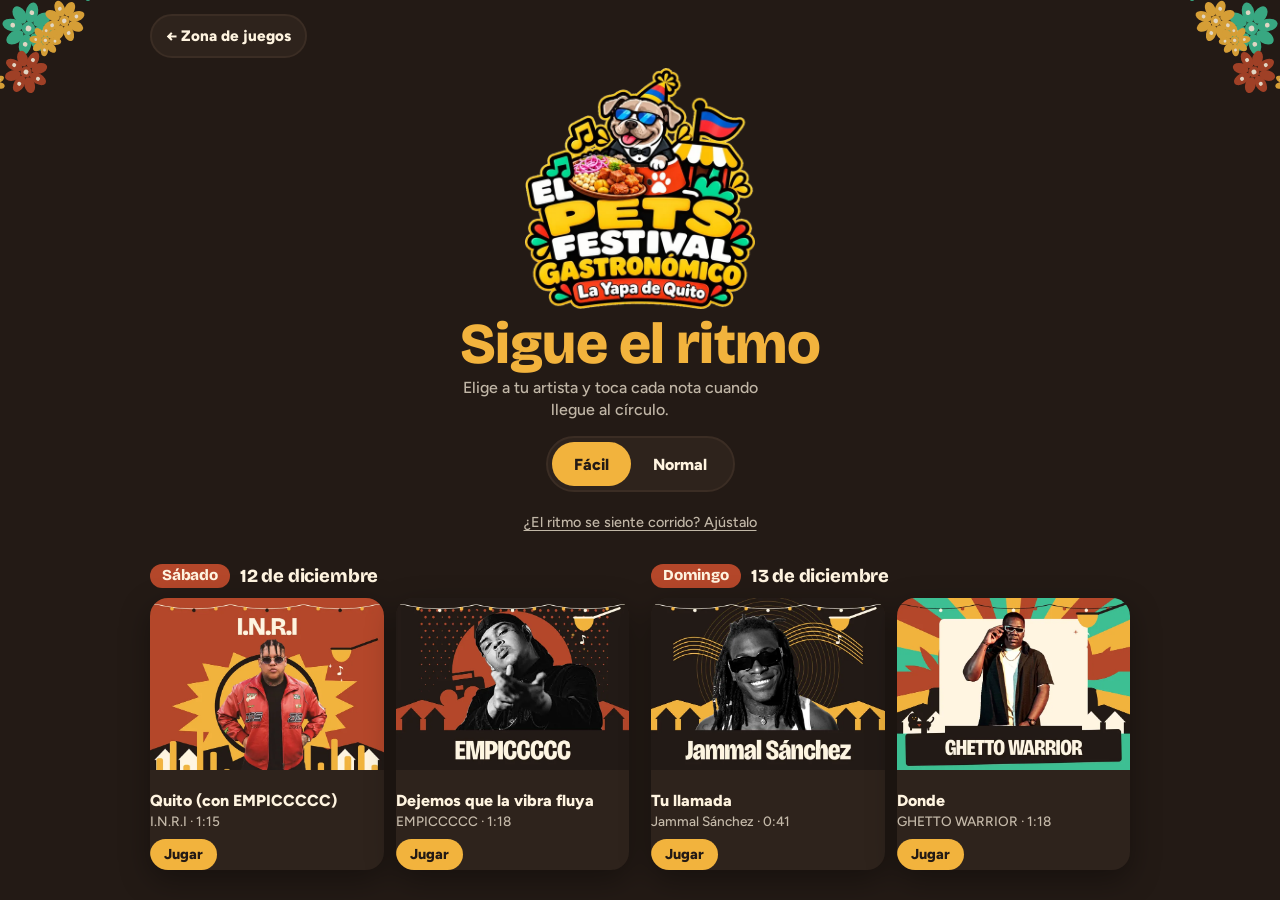
<file: juegos/ritmo/index.html>
<!doctype html>
<html lang="es-EC">
<head>
<meta charset="utf-8">
<meta name="viewport" content="width=device-width, initial-scale=1, viewport-fit=cover">
<title>Sigue el ritmo · Zona de juegos · El Pets Festival</title>
<meta name="description" content="Juego de ritmo de El Pets Festival: toca al ritmo de I.N.R.I, EMPICCCCC, Jammal Sánchez y GHETTO WARRIOR. 12 y 13 de diciembre, Parque Bicentenario, Quito.">
<meta name="theme-color" content="#231A15">
<meta name="apple-mobile-web-app-capable" content="yes">
<meta name="mobile-web-app-capable" content="yes">
<meta name="apple-mobile-web-app-status-bar-style" content="black-translucent">
<link rel="manifest" href="../manifest.webmanifest">
<link rel="icon" href="../assets/iconos/favicon.svg" type="image/svg+xml">
<link rel="apple-touch-icon" href="../assets/iconos/apple-touch-icon.png">
<link rel="preload" href="../assets/fuentes/bricolage-var.woff2" as="font" type="font/woff2" crossorigin>
<link rel="preload" href="../assets/fuentes/figtree-var.woff2" as="font" type="font/woff2" crossorigin>
<link rel="stylesheet" href="style.css">
</head>
<body>
<img class="picado picado-izq" src="../assets/papel-picado.svg" alt="" aria-hidden="true">
<img class="picado picado-der" src="../assets/papel-picado.svg" alt="" aria-hidden="true">

<!-- INICIO -->
<section id="inicio" class="pantalla activa" aria-labelledby="titulo">
  <a class="volver-zona" href="../" data-zona>← Zona de juegos</a>
  <header class="cabecera">
    <img class="logo" src="../assets/logo-480.webp" width="480" height="502" alt="El Pets Festival Gastronómico · La Yapa de Quito">
    <div class="cabecera-texto">
      <h1 id="titulo">Sigue el ritmo</h1>
      <p class="bajada">Elige a tu artista y toca cada nota cuando llegue al círculo.</p>
    </div>
  </header>

  <div class="controles">
    <div class="segmento" role="radiogroup" aria-label="Dificultad">
      <button type="button" role="radio" aria-checked="true" data-dif="facil">Fácil</button>
      <button type="button" role="radio" aria-checked="false" data-dif="normal">Normal</button>
    </div>
    <button type="button" class="enlace" id="abrir-calibrar">¿El ritmo se siente corrido? Ajústalo</button>
  </div>

  <div id="dias"></div>

  <footer class="promo">
    <p class="promo-precio"><span>Entradas</span> <strong>solo $5</strong></p>
    <p class="promo-dato">Sábado 12 y domingo 13 de diciembre · 09:00 a 21:00 · Parque Bicentenario, Quito</p>
    <div class="franja" data-franja></div>
  </footer>
</section>

<!-- CARGA -->
<section id="carga" class="pantalla" aria-live="polite">
  <div class="carga-caja">
    <img class="sena-gira" src="../assets/sena.png" width="96" height="96" alt="">
    <p id="carga-texto">Cargando la canción…</p>
  </div>
</section>

<!-- JUEGO -->
<section id="juego" class="pantalla" aria-label="Juego">
  <canvas id="lienzo" aria-label="Carriles del juego. Toca cada carril cuando la nota llegue al círculo."></canvas>
  <div class="hud">
    <div class="progreso"><span id="barra"></span></div>
    <div class="hud-fila">
      <button type="button" class="boton-pausa" id="boton-pausa" aria-label="Pausa"><span></span><span></span></button>
      <div class="hud-tema"><strong id="hud-artista"></strong><span id="hud-cancion"></span></div>
      <div class="hud-puntaje"><span class="etq">Puntos</span><strong id="hud-puntos">0</strong></div>
    </div>
  </div>
  <aside class="lado lado-izq" aria-hidden="true">
    <img id="lado-img" src="../assets/artistas/inri.webp" width="720" height="529" alt="">
    <p class="lado-tema"><strong id="lado-artista"></strong><span id="lado-cancion"></span></p>
    <p class="lado-dia" id="lado-dia"></p>
  </aside>
  <aside class="lado lado-der" aria-label="Entradas">
    <p class="lado-precio">Entradas <strong>solo $5</strong></p>
    <p class="lado-dato">Sábado 12 y domingo 13 de diciembre<br>Parque Bicentenario, Quito</p>
    <img class="lado-qr" src="../assets/qr_entradas_web.png" data-qr-entradas width="333" height="333" alt="Código QR para comprar la entrada en Meet2Go">
    <p class="lado-qr-txt">Escanea y compra tu entrada</p>
    <div class="franja" data-franja></div>
  </aside>
  <div id="cuenta" class="cuenta" aria-live="assertive"></div>
  <p id="ayuda" class="ayuda">Toca el carril cuando la nota llegue al círculo</p>
</section>

<!-- PAUSA -->
<section id="pausa" class="pantalla capa" aria-labelledby="t-pausa">
  <div class="tarjeta">
    <h2 id="t-pausa">Pausa</h2>
    <button type="button" class="boton" id="seguir">Seguir jugando</button>
    <button type="button" class="boton secundario" id="salir">Elegir otro artista</button>
  </div>
</section>

<!-- RESULTADO -->
<section id="resultado" class="pantalla" aria-labelledby="t-resultado">
  <div class="resultado-col">
    <div class="tarjeta resultado-tarjeta">
      <p class="res-tema" id="res-tema"></p>
      <div class="estrellas" id="estrellas" aria-hidden="true"></div>
      <h2 id="t-resultado">¡Buen ritmo!</h2>
      <p class="res-puntos"><strong id="res-puntos">0</strong> puntos</p>
      <a class="res-premio" id="res-premio" href="#premio" hidden></a>
      <dl class="res-datos">
        <div><dt>Precisión</dt><dd id="res-precision">0 %</dd></div>
        <div><dt>Combo máximo</dt><dd id="res-combo">0</dd></div>
        <div><dt>Perfectos</dt><dd id="res-perfectos">0</dd></div>
        <div><dt>Bien</dt><dd id="res-bien">0</dd></div>
        <div><dt>Casi</dt><dd id="res-casi">0</dd></div>
        <div><dt>Fallos</dt><dd id="res-fallos">0</dd></div>
      </dl>
      <div class="res-botones">
        <button type="button" class="boton" id="otra-vez">Jugar otra vez</button>
        <button type="button" class="boton secundario" id="volver">Elegir artista</button>
        <a class="boton secundario" href="../" data-zona>Más juegos</a>
      </div>
      <p class="res-record" id="res-record" hidden>¡Nuevo récord!</p>
    </div>

    <section class="tarjeta premio-tarjeta" id="premio" aria-label="Tu premio: sticker holográfico"></section>

    <aside class="tarjeta entrada" aria-label="Entradas">
      <img class="entrada-logo" src="../assets/logo-240.webp" width="240" height="251" alt="El Pets Festival">
      <div class="entrada-texto">
        <p class="entrada-precio">Entradas <strong>solo $5</strong></p>
        <p class="entrada-dato"><strong>Sábado 12 y domingo 13 de diciembre</strong><br>Parque Bicentenario, Quito</p>
        <a class="boton boton-compra" id="comprar" href="https://www.meet2go.com/ev/elpetsfestivaluio" data-entradas target="_blank" rel="noopener">Compra tu entrada</a>
      </div>
      <figure class="qr">
        <img src="../assets/qr_entradas_web.png" data-qr-entradas width="333" height="333" alt="Código QR para comprar la entrada en Meet2Go">
        <figcaption>Escanea y compra tu entrada</figcaption>
      </figure>
      <div class="franja" data-franja></div>
    </aside>
  </div>
</section>

<!-- CALIBRAR -->
<section id="calibrar" class="pantalla capa" aria-labelledby="t-calibrar">
  <div class="tarjeta calibrar-tarjeta">
    <h2 id="t-calibrar">Ajustar el ritmo</h2>
    <p>Sirve si el juego se siente adelantado o atrasado (por ejemplo, con un parlante Bluetooth). Toca el círculo cada vez que suene el golpe.</p>
    <button type="button" class="metronomo" id="metronomo" aria-label="Toca aquí con cada golpe"><span id="metro-texto">Empezar</span></button>
    <p id="calib-resultado" class="calib-resultado" aria-live="polite"></p>
    <label class="deslizador">Ajuste fino: <output id="ajuste-valor">0 ms</output>
      <input type="range" id="ajuste" min="-200" max="200" step="5" value="0">
    </label>
    <button type="button" class="boton" id="cerrar-calibrar">Listo</button>
  </div>
</section>

<script src="../config.js"></script>
<script src="../comun.js"></script>
<script src="../sticker.js"></script>
<script src="game.js"></script>
</body>
</html>
</file>
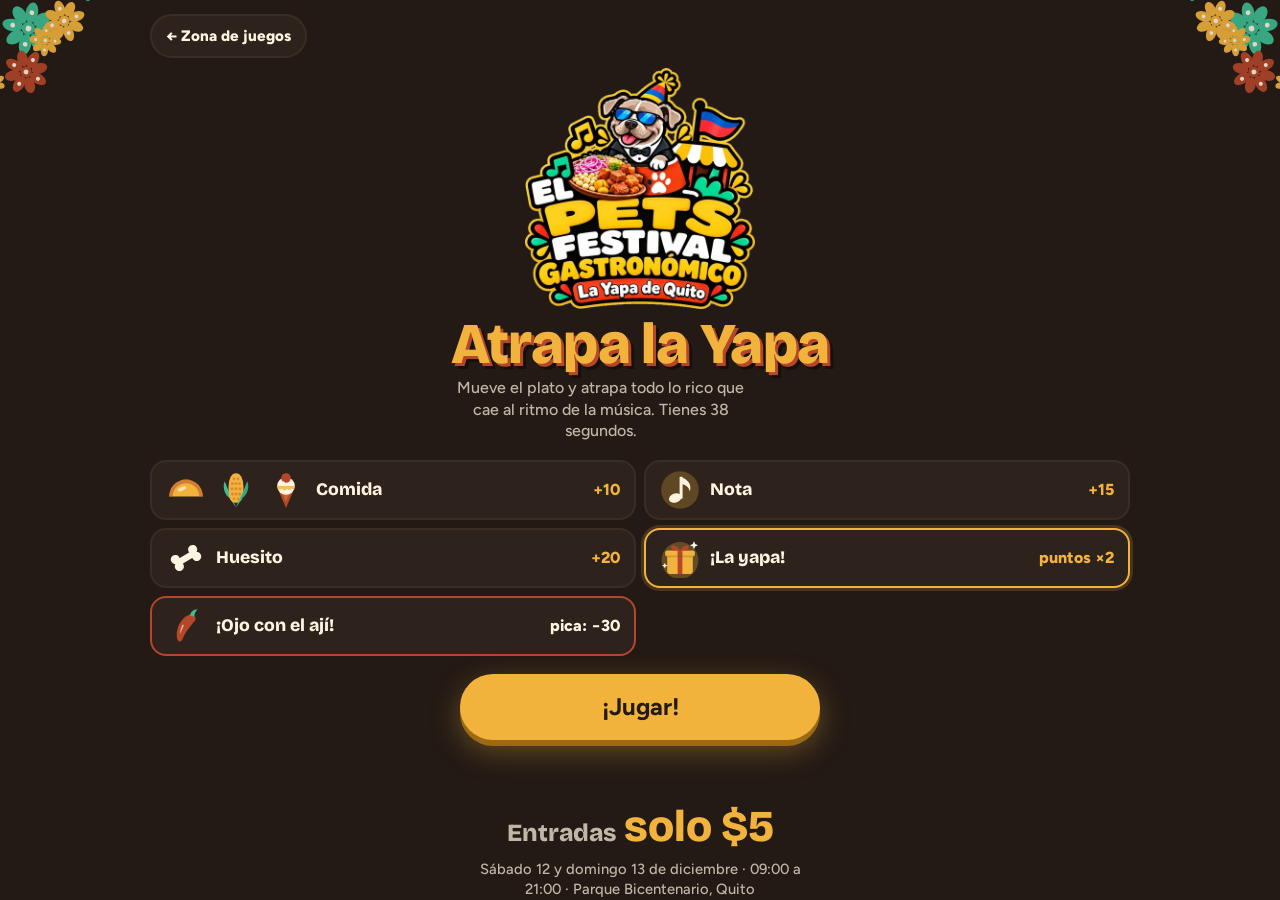
<file: juegos/yapa/index.html>
<!doctype html>
<html lang="es-EC">
<head>
<meta charset="utf-8">
<meta name="viewport" content="width=device-width, initial-scale=1, viewport-fit=cover">
<title>Atrapa la Yapa · Zona de juegos · El Pets Festival</title>
<meta name="description" content="Atrapa la Yapa: atrapa comida, notas y regalos al ritmo de los artistas de El Pets Festival. 12 y 13 de diciembre, Parque Bicentenario, Quito.">
<meta name="theme-color" content="#231A15">
<meta name="apple-mobile-web-app-capable" content="yes">
<meta name="mobile-web-app-capable" content="yes">
<link rel="manifest" href="../manifest.webmanifest">
<link rel="icon" href="../assets/iconos/favicon.svg" type="image/svg+xml">
<link rel="apple-touch-icon" href="../assets/iconos/apple-touch-icon.png">
<link rel="preload" href="../assets/fuentes/bricolage-var.woff2" as="font" type="font/woff2" crossorigin>
<link rel="preload" href="../assets/fuentes/figtree-var.woff2" as="font" type="font/woff2" crossorigin>
<link rel="stylesheet" href="../ritmo/style.css">
<link rel="stylesheet" href="yapa.css">
</head>
<body>
<img class="picado picado-izq" src="../assets/papel-picado.svg" alt="" aria-hidden="true">
<img class="picado picado-der" src="../assets/papel-picado.svg" alt="" aria-hidden="true">

<!-- INICIO -->
<section id="inicio" class="pantalla activa" aria-labelledby="titulo">
  <a class="volver-zona" href="../" data-zona>← Zona de juegos</a>
  <header class="cabecera">
    <img class="logo" src="../assets/logo-480.webp" width="480" height="502" alt="El Pets Festival Gastronómico · La Yapa de Quito">
    <div class="cabecera-texto">
      <h1 id="titulo">Atrapa la Yapa</h1>
      <p class="bajada">Mueve el plato y atrapa todo lo rico que cae al ritmo de la música. Tienes 38 segundos.</p>
    </div>
  </header>
  <ul class="leyenda" aria-label="Qué atrapar">
    <li><span class="ico" data-icono="empanada"></span><span class="ico" data-icono="choclo"></span><span class="ico" data-icono="helado"></span><b>Comida</b><em>+10</em></li>
    <li><span class="ico" data-icono="nota"></span><b>Nota</b><em>+15</em></li>
    <li><span class="ico" data-icono="hueso"></span><b>Huesito</b><em>+20</em></li>
    <li class="dorado"><span class="ico" data-icono="regalo"></span><b>¡La yapa!</b><em>puntos ×2</em></li>
    <li class="pica"><span class="ico" data-icono="aji"></span><b>¡Ojo con el ají!</b><em>pica: −30</em></li>
  </ul>
  <div class="arranque">
    <button type="button" class="boton boton-grande" id="jugar">¡Jugar!</button>
    <p class="record-inicio" id="record-inicio"></p>
  </div>
  <footer class="promo">
    <p class="promo-precio"><span>Entradas</span> <strong>solo $5</strong></p>
    <p class="promo-dato">Sábado 12 y domingo 13 de diciembre · 09:00 a 21:00 · Parque Bicentenario, Quito</p>
    <a class="boton boton-compra promo-boton" data-entradas href="https://www.meet2go.com/ev/elpetsfestivaluio">Compra tu entrada</a>
    <div class="franja" data-franja></div>
  </footer>
</section>

<!-- CARGA -->
<section id="carga" class="pantalla" aria-live="polite">
  <div class="carga-caja">
    <img class="sena-gira" src="../assets/sena.png" width="96" height="96" alt="">
    <p id="carga-texto">Preparando la yapa…</p>
  </div>
</section>

<!-- JUEGO -->
<section id="juego" class="pantalla" aria-label="Juego">
  <canvas id="lienzo" aria-label="Mueve el plato con el dedo o con las flechas para atrapar lo que cae."></canvas>
  <div class="hud">
    <div class="progreso"><span id="barra"></span></div>
    <div class="hud-fila">
      <button type="button" class="boton-pausa" id="boton-pausa" aria-label="Pausa"><span></span><span></span></button>
      <div class="hud-tema"><strong>Atrapa la Yapa</strong><span id="hud-cancion"></span></div>
      <div class="hud-puntaje"><span class="etq">Puntos</span><strong id="hud-puntos">0</strong></div>
    </div>
  </div>
  <aside class="lado lado-izq" aria-hidden="true">
    <img id="lado-img" src="../assets/artistas/ghetto.webp" width="720" height="529" alt="">
    <p class="lado-tema"><strong id="lado-artista"></strong><span id="lado-cancion"></span></p>
    <p class="lado-dia" id="lado-dia"></p>
  </aside>
  <aside class="lado lado-der" aria-label="Entradas">
    <p class="lado-precio">Entradas <strong>solo $5</strong></p>
    <p class="lado-dato">Sábado 12 y domingo 13 de diciembre<br>Parque Bicentenario, Quito</p>
    <img class="lado-qr" src="../assets/qr_entradas_web.png" data-qr-entradas width="333" height="333" alt="Código QR para comprar la entrada en Meet2Go">
    <p class="lado-qr-txt">Escanea y compra tu entrada</p>
    <div class="franja" data-franja></div>
  </aside>
  <div id="cuenta" class="cuenta" aria-live="assertive"></div>
  <p id="ayuda" class="ayuda">Mueve el plato con el dedo</p>
</section>

<!-- PAUSA -->
<section id="pausa" class="pantalla capa" aria-labelledby="t-pausa">
  <div class="tarjeta">
    <h2 id="t-pausa">Pausa</h2>
    <button type="button" class="boton" id="seguir">Seguir jugando</button>
    <a class="boton secundario" href="../" data-zona>Salir a la zona de juegos</a>
  </div>
</section>

<!-- RESULTADO -->
<section id="resultado" class="pantalla" aria-labelledby="t-resultado">
  <div class="resultado-col">
    <div class="tarjeta resultado-tarjeta">
      <p class="res-tema" id="res-tema"></p>
      <h2 id="t-resultado">¡Bien ahí!</h2>
      <p class="res-puntos"><strong id="res-puntos">0</strong> puntos</p>
      <a class="res-premio" id="res-premio" href="#premio" hidden></a>
      <dl class="res-datos">
        <div><dt>Atrapados</dt><dd id="res-atrapados">0</dd></div>
        <div><dt>Combo máximo</dt><dd id="res-combo">0</dd></div>
        <div><dt>Yapas</dt><dd id="res-yapas">0</dd></div>
        <div><dt>Ajíes</dt><dd id="res-ajies">0</dd></div>
        <div><dt>Puntería</dt><dd id="res-punteria">0 %</dd></div>
        <div><dt>Tu récord</dt><dd id="res-record-num">0</dd></div>
      </dl>
      <p class="res-record" id="res-record" hidden>¡Nuevo récord!</p>
      <div class="res-botones">
        <button type="button" class="boton" id="otra-vez">Jugar otra vez</button>
        <a class="boton secundario" href="../" data-zona>Más juegos</a>
      </div>
    </div>
    <section class="tarjeta premio-tarjeta" id="premio" aria-label="Tu premio: sticker holográfico"></section>

    <aside class="tarjeta entrada" aria-label="Entradas">
      <img class="entrada-logo" src="../assets/logo-240.webp" width="240" height="251" alt="El Pets Festival">
      <div class="entrada-texto">
        <p class="entrada-precio">Entradas <strong>solo $5</strong></p>
        <p class="entrada-dato"><strong>Sábado 12 y domingo 13 de diciembre</strong><br>Parque Bicentenario, Quito</p>
        <a class="boton boton-compra" data-entradas href="https://www.meet2go.com/ev/elpetsfestivaluio">Compra tu entrada</a>
      </div>
      <figure class="qr">
        <img src="../assets/qr_entradas_web.png" data-qr-entradas width="333" height="333" alt="Código QR para comprar la entrada en Meet2Go">
        <figcaption>Escanea y compra tu entrada</figcaption>
      </figure>
      <div class="franja" data-franja></div>
    </aside>
  </div>
</section>

<script src="../config.js"></script>
<script src="../comun.js"></script>
<script src="../sticker.js"></script>
<script src="yapa.js"></script>
</body>
</html>
</file>
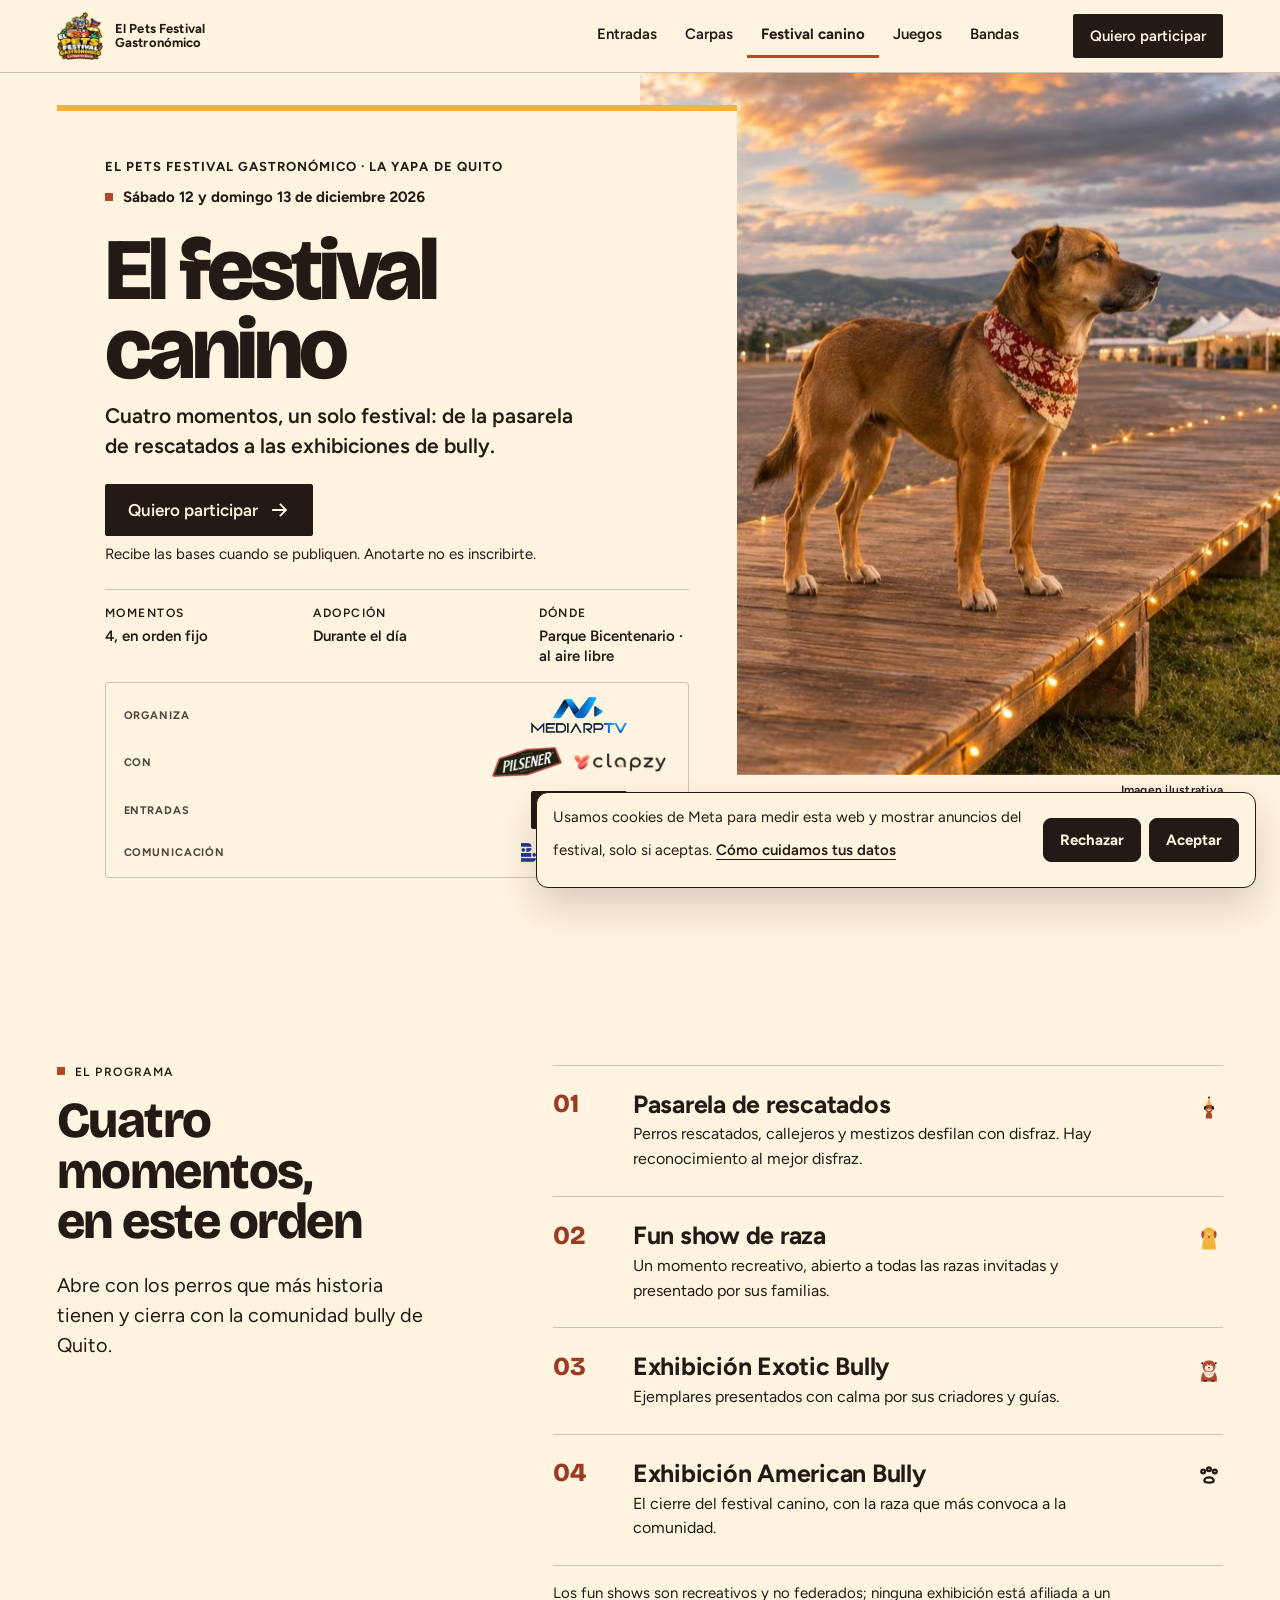
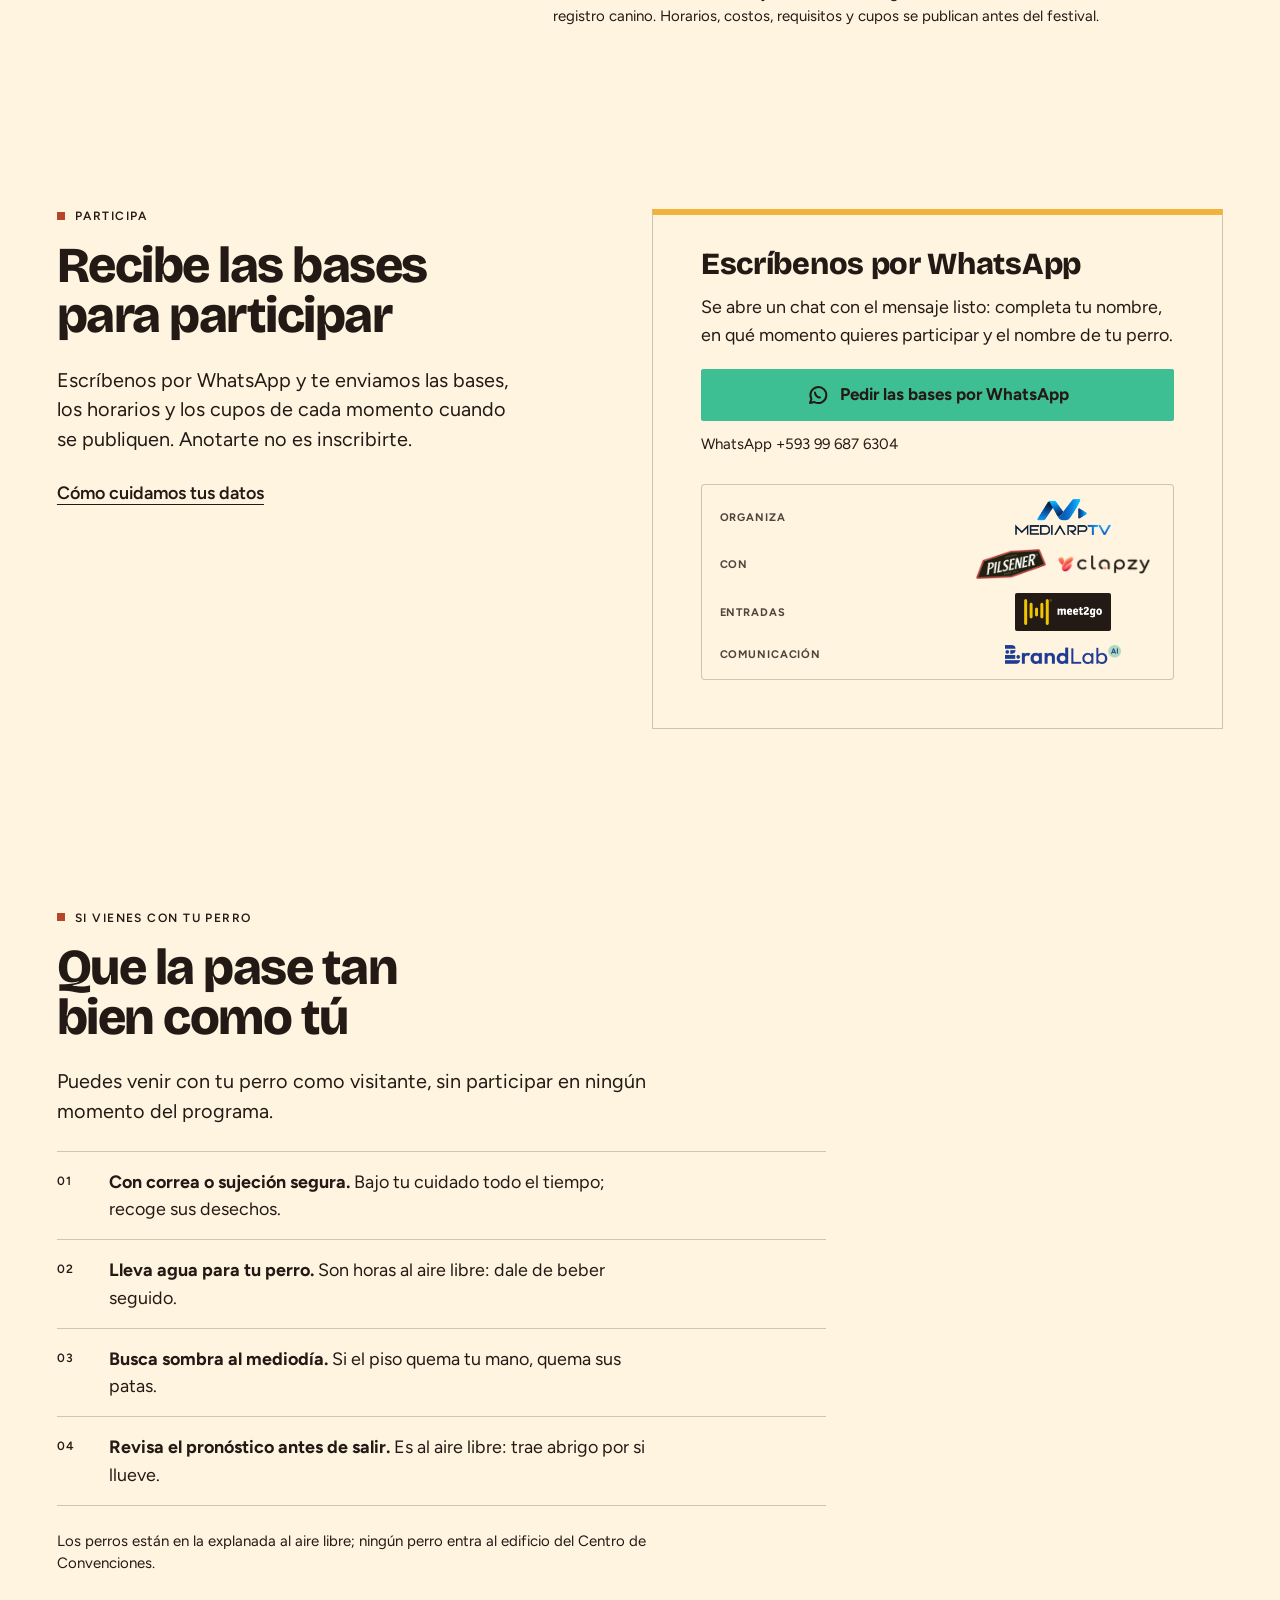
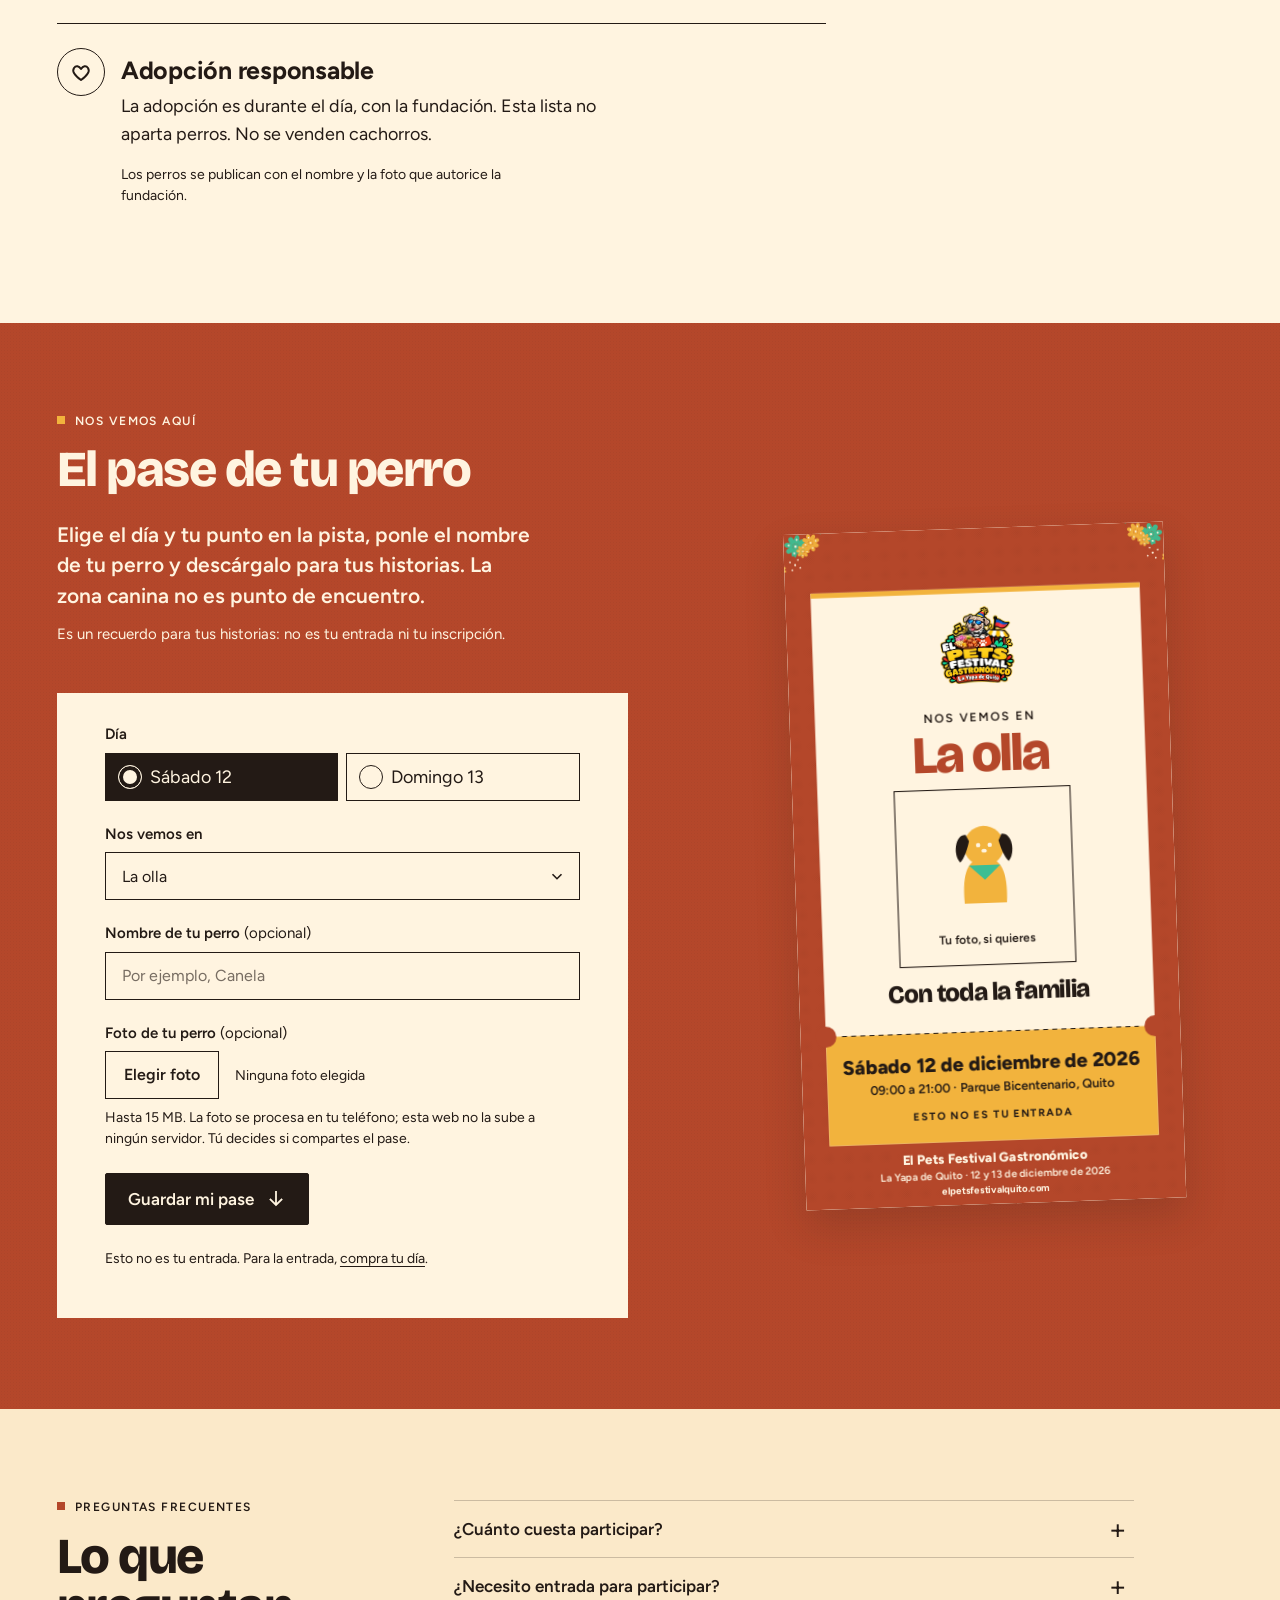
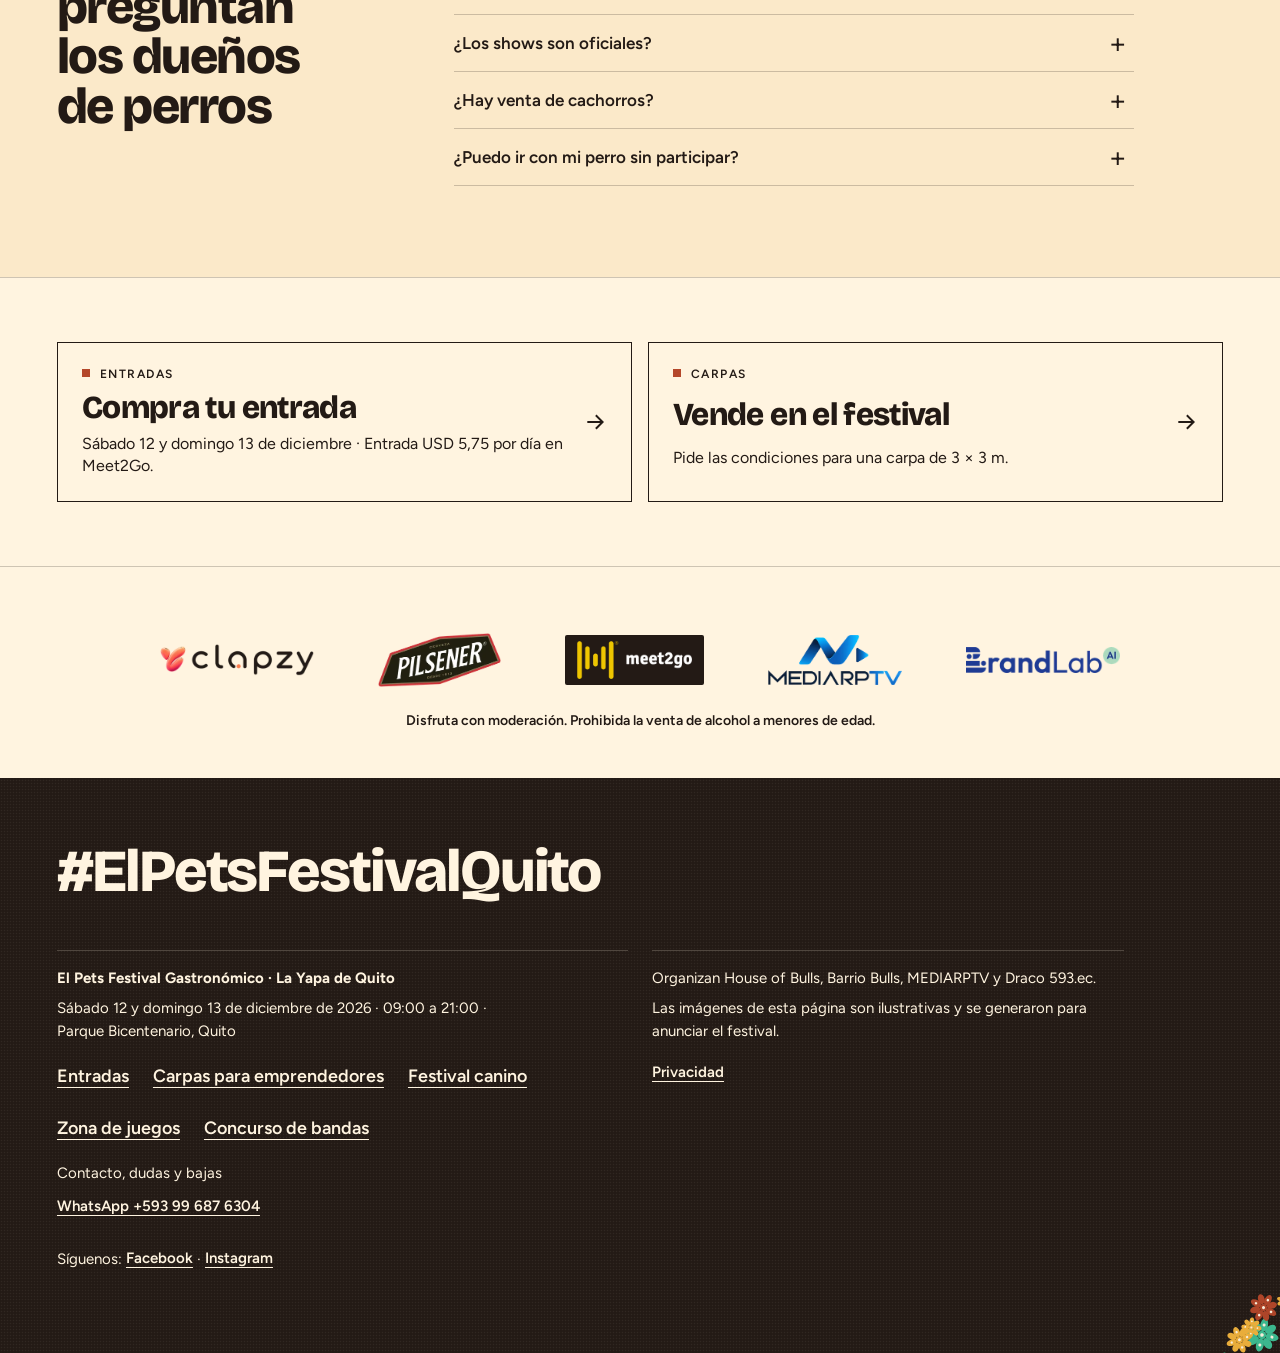
<file: canino.html>
<!doctype html>
<html lang="es-EC">
<head>
<meta charset="utf-8">
<meta name="viewport" content="width=device-width, initial-scale=1, viewport-fit=cover">
<title>Festival canino en Quito · El Pets Festival Gastronómico</title>
<meta name="description" content="Pasarela de rescatados, fun show de raza, exhibiciones de bully y adopción responsable. 12 y 13 de diciembre de 2026, Parque Bicentenario, Quito.">
<meta name="robots" content="index, follow, max-image-preview:large, max-snippet:-1, max-video-preview:-1">
<meta name="theme-color" content="#FFF4E0">
<link rel="canonical" href="https://elpetsfestivalquito.com/canino.html">
<meta property="og:type" content="website">
<meta property="og:locale" content="es_EC">
<meta property="og:site_name" content="El Pets Festival Gastronómico">
<meta property="og:title" content="El festival canino · El Pets Festival Gastronómico">
<meta property="og:description" content="Pasarela de rescatados, fun show de raza y exhibiciones de bully, con adopción responsable · 12 y 13 de diciembre de 2026 · Parque Bicentenario, Quito.">
<meta property="og:url" content="https://elpetsfestivalquito.com/canino.html">
<meta property="og:image" content="https://elpetsfestivalquito.com/img/og-1200x630.jpg">
<meta property="og:image:type" content="image/jpeg">
<meta property="og:image:width" content="1200">
<meta property="og:image:height" content="630">
<meta property="og:image:alt" content="Imagen ilustrativa de El Pets Festival Gastronómico, 12 y 13 de diciembre de 2026, Parque Bicentenario, Quito">
<meta name="twitter:card" content="summary_large_image">
<meta name="twitter:title" content="El festival canino · El Pets Festival Gastronómico">
<meta name="twitter:description" content="Pasarela de rescatados, fun show de raza y exhibiciones de bully, con adopción responsable · 12 y 13 de diciembre de 2026 · Parque Bicentenario, Quito.">
<meta name="twitter:image" content="https://elpetsfestivalquito.com/img/og-1200x630.jpg">
<meta name="twitter:image:alt" content="Imagen ilustrativa de El Pets Festival Gastronómico, 12 y 13 de diciembre de 2026, Parque Bicentenario, Quito">
<link rel="preload" href="fonts/figtree-var.woff2" as="font" type="font/woff2" crossorigin>
<link rel="preload" href="fonts/bricolage-var.woff2" as="font" type="font/woff2" crossorigin>
<link rel="icon" href="favicon.svg" type="image/svg+xml">
<link rel="icon" href="favicon-48.png" sizes="48x48" type="image/png">
<link rel="icon" href="favicon-32.png" sizes="32x32" type="image/png">
<link rel="apple-touch-icon" href="apple-touch-icon.png">
<link rel="manifest" href="site.webmanifest">
<link rel="stylesheet" href="css/estilos.css?v=r83">
<script type="application/ld+json">{
 "@context": "https://schema.org",
 "@graph": [
  {
   "@type": "WebPage",
   "@id": "https://elpetsfestivalquito.com/canino.html#pagina",
   "url": "https://elpetsfestivalquito.com/canino.html",
   "name": "Festival canino en Quito · El Pets Festival Gastronómico",
   "description": "Pasarela de rescatados con disfraz, fun show de raza y exhibiciones de Exotic Bully y American Bully, con adopción responsable durante el día. Horarios, costos, requisitos y cupos se publican antes del festival.",
   "inLanguage": "es-EC",
   "isPartOf": {
    "@type": "WebSite",
    "@id": "https://elpetsfestivalquito.com/#website",
    "url": "https://elpetsfestivalquito.com/",
    "name": "El Pets Festival Gastronómico",
    "alternateName": "El Pets Festival Gastronómico · La Yapa de Quito",
    "inLanguage": "es-EC"
   },
   "about": {
    "@id": "https://elpetsfestivalquito.com/#festival-2026"
   }
  },
  {
   "@type": "BreadcrumbList",
   "itemListElement": [
    {
     "@type": "ListItem",
     "position": 1,
     "name": "El Pets Festival Gastronómico",
     "item": "https://elpetsfestivalquito.com/"
    },
    {
     "@type": "ListItem",
     "position": 2,
     "name": "Festival canino",
     "item": "https://elpetsfestivalquito.com/canino.html"
    }
   ]
  }
 ]
}</script>
<script>/* Si una imagen falla, usa su JPG o PNG y reintenta una vez. */document.addEventListener("error",function(e){var i=e.target;if(!i||i.tagName!=="IMG"||i.dataset.r)return;i.dataset.r="1";var p=i.parentNode;if(p&&p.tagName==="PICTURE"){[].slice.call(p.querySelectorAll("source")).forEach(function(s){p.removeChild(s)})}var u=(i.getAttribute("src")||"").split("?")[0];i.removeAttribute("srcset");setTimeout(function(){i.src=u+"?r=1"},800)},true);</script>
</head>
<body class="pagina-canino">
<svg class="sprite" aria-hidden="true" focusable="false" width="0" height="0">
 <symbol id="i-flecha" viewBox="0 0 20 20"><path d="M3 10h12M10.5 4.5 16 10l-5.5 5.5" fill="none" stroke="currentColor" stroke-width="1.8" stroke-linecap="square"/></symbol>
 <symbol id="i-play" viewBox="0 0 20 20"><path d="M6 3.5v13L16.5 10z" fill="currentColor"/></symbol>
</svg>
<a class="saltar" href="#principal">Saltar al contenido</a>

<header class="barra" role="banner">
 <div class="barra__in">
  <a class="barra__marca" href="./" aria-label="El Pets Festival Gastronómico, página de entradas">
   <img data-rol="logo" src="[data-uri]" width="46" height="48" alt="">
   <span class="barra__nombre" aria-hidden="true">El Pets Festival<br>Gastronómico</span>
  </a>
  <nav class="paginas" aria-label="Páginas del festival">
   <a href="./"><span class="corto">Entradas</span><span class="largo">Entradas</span></a>
   <a href="carpas.html"><span class="corto">Carpas</span><span class="largo">Carpas</span></a>
   <a href="canino.html" aria-current="page"><span class="corto">Canino</span><span class="largo">Festival canino</span></a>
   <a href="juegos/"><span class="corto">Juegos</span><span class="largo">Juegos</span></a>
   <a href="graba/"><span class="corto">Bandas</span><span class="largo">Bandas</span></a>
  </nav>
  <a class="boton boton--chico" href="https://wa.me/593996876304?text=Hola%2C%20quiero%20recibir%20las%20bases%20del%20festival%20canino%20de%20El%20Pets%20Festival.%20Mi%20nombre%20es%3A%20.%20Quiero%20participar%20en%3A%20.%20Mi%20perro%20se%20llama%3A%20." target="_blank" rel="noopener">Quiero participar</a>
 </div>
</header>

<main id="principal">
<section class="portada" id="inicio" aria-labelledby="titulo">
 <figure class="portada__foto foto">
  <picture><source type="image/avif" srcset="img/r4/perro-4x5-480.avif 480w, img/r4/perro-4x5-720.avif 720w, img/r4/perro-4x5-1080.avif 1080w" sizes="(min-width: 900px) 46vw, 100vw"><source type="image/webp" srcset="img/r4/perro-4x5-480.webp 480w, img/r4/perro-4x5-720.webp 720w, img/r4/perro-4x5-1080.webp 1080w" sizes="(min-width: 900px) 46vw, 100vw"><img src="img/r4/perro-4x5-720.jpg" srcset="img/r4/perro-4x5-480.jpg 480w, img/r4/perro-4x5-720.jpg 720w, img/r4/perro-4x5-1080.jpg 1080w" sizes="(min-width: 900px) 46vw, 100vw" width="720" height="900" fetchpriority="high" alt="Perro mestizo con pañuelo navideño de pie en una pasarela de madera con luces, con las carpas y las montañas al fondo"></picture>
  <figcaption class="foto__pie"><span class="foto__lugar">La explanada</span><span>Imagen ilustrativa</span></figcaption>
 </figure>
 <div class="portada__cartela cartela">
  <p class="portada__evento">El Pets Festival Gastronómico · La Yapa de Quito</p>
  <p class="heroe__fecha ceja-marca">Sábado 12 y domingo 13 de diciembre <span class="anio">2026</span></p>
  <h1 id="titulo">El festival canino</h1>
  <p class="portada__bajada">Cuatro momentos, un solo festival: de la pasarela de rescatados a las exhibiciones de bully.</p>
  <div class="heroe__acciones">
   <a class="boton" href="https://wa.me/593996876304?text=Hola%2C%20quiero%20recibir%20las%20bases%20del%20festival%20canino%20de%20El%20Pets%20Festival.%20Mi%20nombre%20es%3A%20.%20Quiero%20participar%20en%3A%20.%20Mi%20perro%20se%20llama%3A%20." target="_blank" rel="noopener">Quiero participar <svg class="boton__flecha" aria-hidden="true" focusable="false"><use href="#i-flecha"/></svg></a>
   <p class="heroe__lista">Recibe las bases cuando se publiquen. Anotarte no es inscribirte.</p>
  </div>
  <dl class="datos">
   <div><dt>Momentos</dt><dd>4, en orden fijo</dd></div>
   <div><dt>Adopción</dt><dd>Durante el día</dd></div>
   <div><dt>Dónde</dt><dd>Parque Bicentenario · al aire libre</dd></div>
  </dl>
  <div class="firmas" role="group" aria-label="Organizan y acompañan"><span class="firmas__grupo"><span class="firmas__rol">Organiza</span><span class="firmas__marcas"><span class="firmas__logo firmas__logo--mediarptv"><picture><source type="image/webp" srcset="img/marcas/mediarptv.webp"><img src="img/marcas/mediarptv.png" width="344" height="129" loading="lazy" decoding="async" alt="MEDIARPTV"></picture></span></span></span><span class="firmas__grupo"><span class="firmas__rol">Con</span><span class="firmas__marcas"><span class="firmas__logo firmas__logo--pilsener"><picture><source type="image/webp" srcset="img/marcas/pilsener.webp"><img src="img/marcas/pilsener.png" width="320" height="139" loading="lazy" decoding="async" alt="Pilsener"></picture></span><span class="firmas__logo firmas__logo--clapzy"><picture><source type="image/webp" srcset="img/marcas/clapzy.webp"><img src="img/marcas/clapzy.png" width="380" height="80" loading="lazy" decoding="async" alt="Clapzy"></picture></span></span></span><span class="firmas__grupo"><span class="firmas__rol">Entradas</span><span class="firmas__marcas"><span class="firmas__logo firmas__logo--meet2go"><picture><source type="image/webp" srcset="img/marcas/meet2go.webp"><img src="img/marcas/meet2go.png" width="300" height="100" loading="lazy" decoding="async" alt="Meet2Go"></picture></span></span></span><span class="firmas__grupo"><span class="firmas__rol">Comunicación</span><span class="firmas__marcas"><span class="firmas__logo firmas__logo--brandlab"><picture><source type="image/webp" srcset="img/marcas/brandlab.webp"><img src="img/marcas/brandlab.png" width="380" height="64" loading="lazy" decoding="async" alt="BrandLab AI"></picture></span></span></span></div>
 </div>
</section>

<section class="seccion pista" id="momentos" aria-labelledby="t-momentos">
 <div class="contenedor reticula">
  <header class="pista__cabeza">
   <p class="indice">El programa</p>
   <h2 id="t-momentos">Cuatro momentos, en este orden</h2>
   <p class="intro">Abre con los perros que más historia tienen y cierra con la comunidad bully de Quito.</p>
  </header>
  <ol class="menu" role="list">
   <li class="menu__fila"><span class="menu__num">01</span><div><h3>Pasarela de rescatados</h3><p>Perros rescatados, callejeros y mestizos desfilan con disfraz. Hay reconocimiento al mejor disfraz.</p></div><img src="img/pictos/perro_chiquito_disfraz.svg" alt="" width="28" height="28"></li>
   <li class="menu__fila"><span class="menu__num">02</span><div><h3>Fun show de raza</h3><p>Un momento recreativo, abierto a todas las razas invitadas y presentado por sus familias.</p></div><img src="img/pictos/perro_peludo_grande.svg" alt="" width="28" height="28"></li>
   <li class="menu__fila"><span class="menu__num">03</span><div><h3>Exhibición Exotic Bully</h3><p>Ejemplares presentados con calma por sus criadores y guías.</p></div><img src="img/pictos/perro_bully_babero.svg" alt="" width="28" height="28"></li>
   <li class="menu__fila"><span class="menu__num">04</span><div><h3>Exhibición American Bully</h3><p>El cierre del festival canino, con la raza que más convoca a la comunidad.</p></div><img src="img/pictos/picto_festival_canino.svg" alt="" width="28" height="28"></li>
  </ol>
  <p class="nota bloque__nota">Los fun shows son recreativos y no federados; ninguna exhibición está afiliada a un registro canino. Horarios, costos, requisitos y cupos se publican antes del festival.</p>
 </div>
</section>

<section class="seccion lista" id="lista" aria-labelledby="t-lista">
 <div class="contenedor reticula">
  <header class="lista__cabeza">
   <p class="indice">Participa</p>
   <h2 id="t-lista">Recibe las bases para participar</h2>
   <p class="intro">Escríbenos por WhatsApp y te enviamos las bases, los horarios y los cupos de cada momento cuando se publiquen. Anotarte no es inscribirte.</p>
   <p class="lista__privacidad"><a class="enlace" href="privacidad.html">Cómo cuidamos tus datos</a></p>
  </header>
  <div class="lista__form cartela wa"><h3 class="wa__titulo">Escríbenos por WhatsApp</h3><p>Se abre un chat con el mensaje listo: completa tu nombre, en qué momento quieres participar y el nombre de tu perro.</p><a class="boton boton--wa" href="https://wa.me/593996876304?text=Hola%2C%20quiero%20recibir%20las%20bases%20del%20festival%20canino%20de%20El%20Pets%20Festival.%20Mi%20nombre%20es%3A%20.%20Quiero%20participar%20en%3A%20.%20Mi%20perro%20se%20llama%3A%20." target="_blank" rel="noopener"><svg aria-hidden="true" focusable="false" viewBox="0 0 24 24"><path fill="none" stroke="currentColor" stroke-width="2" stroke-linecap="round" stroke-linejoin="round" d="M4 20 L5.4 16 A8 8 0 1 1 8.4 19 Z M9 9.5 C9 12 11.5 14.5 14 14.5"/></svg>Pedir las bases por WhatsApp</a><p class="wa__numero">WhatsApp +593&nbsp;99&nbsp;687&nbsp;6304</p><div class="firmas" role="group" aria-label="Organizan y acompañan"><span class="firmas__grupo"><span class="firmas__rol">Organiza</span><span class="firmas__marcas"><span class="firmas__logo firmas__logo--mediarptv"><picture><source type="image/webp" srcset="img/marcas/mediarptv.webp"><img src="img/marcas/mediarptv.png" width="344" height="129" loading="lazy" decoding="async" alt="MEDIARPTV"></picture></span></span></span><span class="firmas__grupo"><span class="firmas__rol">Con</span><span class="firmas__marcas"><span class="firmas__logo firmas__logo--pilsener"><picture><source type="image/webp" srcset="img/marcas/pilsener.webp"><img src="img/marcas/pilsener.png" width="320" height="139" loading="lazy" decoding="async" alt="Pilsener"></picture></span><span class="firmas__logo firmas__logo--clapzy"><picture><source type="image/webp" srcset="img/marcas/clapzy.webp"><img src="img/marcas/clapzy.png" width="380" height="80" loading="lazy" decoding="async" alt="Clapzy"></picture></span></span></span><span class="firmas__grupo"><span class="firmas__rol">Entradas</span><span class="firmas__marcas"><span class="firmas__logo firmas__logo--meet2go"><picture><source type="image/webp" srcset="img/marcas/meet2go.webp"><img src="img/marcas/meet2go.png" width="300" height="100" loading="lazy" decoding="async" alt="Meet2Go"></picture></span></span></span><span class="firmas__grupo"><span class="firmas__rol">Comunicación</span><span class="firmas__marcas"><span class="firmas__logo firmas__logo--brandlab"><picture><source type="image/webp" srcset="img/marcas/brandlab.webp"><img src="img/marcas/brandlab.png" width="380" height="64" loading="lazy" decoding="async" alt="BrandLab AI"></picture></span></span></span></div></div>
 </div>
</section>

<section class="seccion seccion--abre perro" id="cuidados" aria-labelledby="t-cuidados">
 <div class="contenedor reticula">
  <div class="perro__texto">
   <p class="indice">Si vienes con tu perro</p>
   <h2 id="t-cuidados">Que la pase tan bien como tú</h2>
   <p class="intro">Puedes venir con tu perro como visitante, sin participar en ningún momento del programa.</p>
   <ol class="cuidados" role="list">
    <li><span class="cuidados__num">01</span><p><strong>Con correa o sujeción segura.</strong> Bajo tu cuidado todo el tiempo; recoge sus desechos.</p></li>
    <li><span class="cuidados__num">02</span><p><strong>Lleva agua para tu perro.</strong> Son horas al aire libre: dale de beber seguido.</p></li>
    <li><span class="cuidados__num">03</span><p><strong>Busca sombra al mediodía.</strong> Si el piso quema tu mano, quema sus patas.</p></li>
    <li><span class="cuidados__num">04</span><p><strong>Revisa el pronóstico antes de salir.</strong> Es al aire libre: trae abrigo por si llueve.</p></li>
   </ol>
   <p class="nota">Los perros están en la explanada al aire libre; ningún perro entra al edificio del Centro de Convenciones.</p>
   <aside class="adopcion" aria-labelledby="t-adopcion">
    <span class="adopcion__picto" aria-hidden="true"><img src="img/pictos/picto_adopcion.svg" alt="" width="24" height="24"></span>
    <div>
     <h3 id="t-adopcion">Adopción responsable</h3>
     <p>La adopción es durante el día, con la fundación. Esta lista no aparta perros. No se venden cachorros.</p>
     <p class="nota">Los perros se publican con el nombre y la foto que autorice la fundación.</p>
    </div>
   </aside>
  </div>
 </div>
</section>

<section class="seccion pase grano" id="pase" aria-labelledby="t-pase">
 <div class="contenedor reticula">
  <div class="pase__texto">
   <p class="indice">Nos vemos aquí</p>
   <h2 id="t-pase">El pase de tu perro</h2>
   <p class="lead">Elige el día y tu punto en la pista, ponle el nombre de tu perro y descárgalo para tus historias. La zona canina no es punto de encuentro.</p>
   <p class="nota pase__aviso">Es un recuerdo para tus historias: no es tu entrada ni tu inscripción.</p>
  </div>
  <div class="pase__vista" id="pase-vista">
   <picture class="pase__estatico">
    <source type="image/avif" srcset="img/pase/pase-vacio-240.avif 240w, img/pase/pase-vacio-480.avif 480w, img/pase/pase-vacio-760.avif 760w" sizes="(min-width: 900px) 380px, 240px">
    <source type="image/webp" srcset="img/pase/pase-vacio-240.webp 240w, img/pase/pase-vacio-480.webp 480w, img/pase/pase-vacio-760.webp 760w" sizes="(min-width: 900px) 380px, 240px">
    <img src="img/pase/pase-vacio-480.jpg" width="480" height="853" loading="lazy" decoding="async" alt="">
   </picture>
   <canvas id="lienzo" width="240" height="427" role="img" aria-label="Vista previa del pase: sábado 12 de diciembre, nos vemos en la olla, con toda la familia" hidden></canvas>
  </div>
  <form class="pase__form panel" id="form-pase" novalidate>
   <p class="sr" id="pase-resumen" aria-live="polite">Pase: sábado 12 de diciembre, nos vemos en la olla, con toda la familia.</p>
   <fieldset class="opciones opciones--bloques opciones--dos">
    <legend>Día</legend>
    <label class="opcion"><input type="radio" name="dia" value="Sábado 12 de diciembre" checked> <span>Sábado 12</span></label>
    <label class="opcion"><input type="radio" name="dia" value="Domingo 13 de diciembre"> <span>Domingo 13</span></label>
   </fieldset>
   <div class="campo">
    <label for="zona">Nos vemos en</label>
    <div class="select">
    <select id="zona" name="zona">
     <option value="la olla">La olla</option>
     <option value="el escenario">El escenario</option>
     <option value="los dulces">Los dulces</option>
     <option value="los regalos">Los regalos</option>
    </select>
    </div>
   </div>
   <div class="campo">
    <label for="nombre-perro">Nombre de tu perro <span class="opcional">(opcional)</span></label>
    <input id="nombre-perro" name="perro" type="text" maxlength="18" autocomplete="off" placeholder="Por ejemplo, Canela">
   </div>
   <div class="campo">
    <label for="foto">Foto de tu perro <span class="opcional">(opcional)</span></label>
    <div class="archivo">
     <input id="foto" name="foto" type="file" accept="image/jpeg,image/png,image/webp,image/heic,image/heif,image/avif" aria-describedby="foto-nombre foto-nota foto-error">
     <span class="archivo__boton" aria-hidden="true">Elegir foto</span>
     <span class="archivo__nombre" id="foto-nombre">Ninguna foto elegida</span>
    </div>
    <p class="error" id="foto-error" role="alert" hidden></p>
    <p class="nota" id="foto-nota">Hasta 15 MB. La foto se procesa en tu teléfono; esta web no la sube a ningún servidor. Tú decides si compartes el pase.</p>
   </div>
   <div class="pase__acciones">
    <button class="boton" type="button" id="descargar">Guardar mi pase <svg class="boton__flecha boton__flecha--abajo" aria-hidden="true" focusable="false"><use href="#i-flecha"/></svg></button>
    <button class="boton boton--linea" type="button" id="compartir" hidden>Compartir</button>
   </div>
   <p class="nota pase__estado" id="pase-estado" role="status"></p>
   <figure class="pase__guardar" id="pase-guardar" hidden>
    <figcaption class="nota">Si no se guardó, mantén pulsada la imagen y elige «Guardar en Fotos».</figcaption>
   </figure>
   <p class="micro">Esto no es tu entrada. Para la entrada, <a href="./#lista">compra tu día</a>.</p>
  </form>
 </div>
</section>

<section class="seccion preguntas" id="preguntas" aria-labelledby="t-preguntas">
 <div class="contenedor reticula">
  <header class="preguntas__cabeza">
   <p class="indice">Preguntas frecuentes</p>
   <h2 id="t-preguntas">Lo que preguntan los dueños de perros</h2>
  </header>
  <div class="preguntas__lista">
  <details><summary>¿Cuánto cuesta participar?</summary><p>Se publica con las bases.</p></details>
  <details><summary>¿Necesito entrada para participar?</summary><p>Se aclara en las bases.</p></details>
  <details><summary>¿Los shows son oficiales?</summary><p>No. Los fun shows son recreativos y no federados; ninguna exhibición está afiliada a un registro canino.</p></details>
  <details><summary>¿Hay venta de cachorros?</summary><p>No. Hay adopción responsable durante el día, con la fundación.</p></details>
  <details><summary>¿Puedo ir con mi perro sin participar?</summary><p>Sí, como visitante, con correa o sujeción segura y bajo tu cuidado. No pueden entrar perros con signos de enfermedad contagiosa.</p></details>
  </div>
 </div>
</section>

<section class="seccion seccion--compacta otras" aria-label="Otras formas de ser parte">
 <div class="contenedor otras__in">
  <a class="otra" href="./"><span class="indice">Entradas</span><span class="otra__titulo">Compra tu entrada</span><span class="otra__texto">Sábado 12 y domingo 13 de diciembre · Entrada USD 5,75 por día en Meet2Go.</span><svg class="otra__flecha" aria-hidden="true" focusable="false"><use href="#i-flecha"/></svg></a>
  <a class="otra" href="carpas.html"><span class="indice">Carpas</span><span class="otra__titulo">Vende en el festival</span><span class="otra__texto">Pide las condiciones para una carpa de 3 × 3 m.</span><svg class="otra__flecha" aria-hidden="true" focusable="false"><use href="#i-flecha"/></svg></a>
 </div>
</section>
<section class="marcas" aria-label="Marcas del festival">
 <ul class="marcas__fila" role="list">
  <li class="marcas__logo marcas__logo--clapzy"><picture><source type="image/webp" srcset="img/marcas/clapzy.webp"><img src="img/marcas/clapzy.png" width="380" height="80" loading="lazy" decoding="async" alt="Clapzy"></picture></li>
  <li class="marcas__logo marcas__logo--pilsener"><picture><source type="image/webp" srcset="img/marcas/pilsener.webp"><img src="img/marcas/pilsener.png" width="320" height="139" loading="lazy" decoding="async" alt="Pilsener"></picture></li>
  <li class="marcas__logo marcas__logo--meet2go"><picture><source type="image/webp" srcset="img/marcas/meet2go.webp"><img src="img/marcas/meet2go.png" width="300" height="100" loading="lazy" decoding="async" alt="Meet2Go"></picture></li>
  <li class="marcas__logo marcas__logo--mediarptv"><picture><source type="image/webp" srcset="img/marcas/mediarptv.webp"><img src="img/marcas/mediarptv.png" width="344" height="129" loading="lazy" decoding="async" alt="MEDIARPTV"></picture></li>
  <li class="marcas__logo marcas__logo--brandlab"><picture><source type="image/webp" srcset="img/marcas/brandlab.webp"><img src="img/marcas/brandlab.png" width="380" height="64" loading="lazy" decoding="async" alt="BrandLab AI"></picture></li>
 </ul>
 <p class="marcas__aviso">Disfruta con moderación. Prohibida la venta de alcohol a menores de edad.</p>
</section>
</main>

<footer class="pie grano" role="contentinfo">
 <img class="papel papel--pie" src="[data-uri]" alt="" aria-hidden="true" width="120" height="120" loading="lazy">
 <div class="contenedor reticula">
  <p class="pie__hashtag">#ElPetsFestivalQuito</p>
  <div class="pie__datos">
   <p class="pie__nombre">El Pets Festival Gastronómico · La Yapa de Quito</p>
   <p>Sábado 12 y domingo 13 de diciembre de 2026 · 09:00 a 21:00 · Parque Bicentenario, Quito</p>
   <ul class="pie__paginas" role="list">
    <li><a class="enlace" href="./">Entradas</a></li>
    <li><a class="enlace" href="carpas.html">Carpas para emprendedores</a></li>
    <li><a class="enlace" href="canino.html">Festival canino</a></li>
    <li><a class="enlace" href="juegos/">Zona de juegos</a></li>
    <li><a class="enlace" href="graba/">Concurso de bandas</a></li>
   </ul>
   <p class="pie__contacto">Contacto, dudas y bajas<br><a class="enlace" href="https://wa.me/593996876304" target="_blank" rel="noopener">WhatsApp +593&nbsp;99&nbsp;687&nbsp;6304</a></p>
   <p class="pie__redes">Síguenos: <a class="enlace" href="https://www.facebook.com/1439126199282867" target="_blank" rel="noopener">Facebook</a> · <a class="enlace" href="https://www.instagram.com/elpetsfestivalquito/" target="_blank" rel="noopener">Instagram</a></p>
  </div>
  <div class="pie__legal">
   <p>Organizan House of Bulls, Barrio Bulls, MEDIARPTV y Draco 593.ec.</p>
   <p>Las imágenes de esta página son ilustrativas y se generaron para anunciar el festival.</p>
   <p><a class="enlace" href="privacidad.html">Privacidad</a></p>
  </div>
 </div>
</footer>

<script src="js/config.js?v=r82"></script>
<script src="js/app.js?v=r82" defer></script>
<aside aria-label="Contacto por WhatsApp"><a class="wa-flotante" href="https://wa.me/593996876304?text=Hola%2C%20tengo%20una%20pregunta%20sobre%20El%20Pets%20Festival." target="_blank" rel="noopener" aria-label="Escríbenos por WhatsApp"><svg aria-hidden="true" focusable="false" viewBox="0 0 24 24"><path fill="none" stroke="currentColor" stroke-width="2" stroke-linecap="round" stroke-linejoin="round" d="M4 20 L5.4 16 A8 8 0 1 1 8.4 19 Z M9 9.5 C9 12 11.5 14.5 14 14.5"/></svg><span>WhatsApp</span></a></aside>
<script src="/js/consentimiento.js?v=r82" data-pixel="29163532359953133" defer></script>
</body>
</html>
</file>
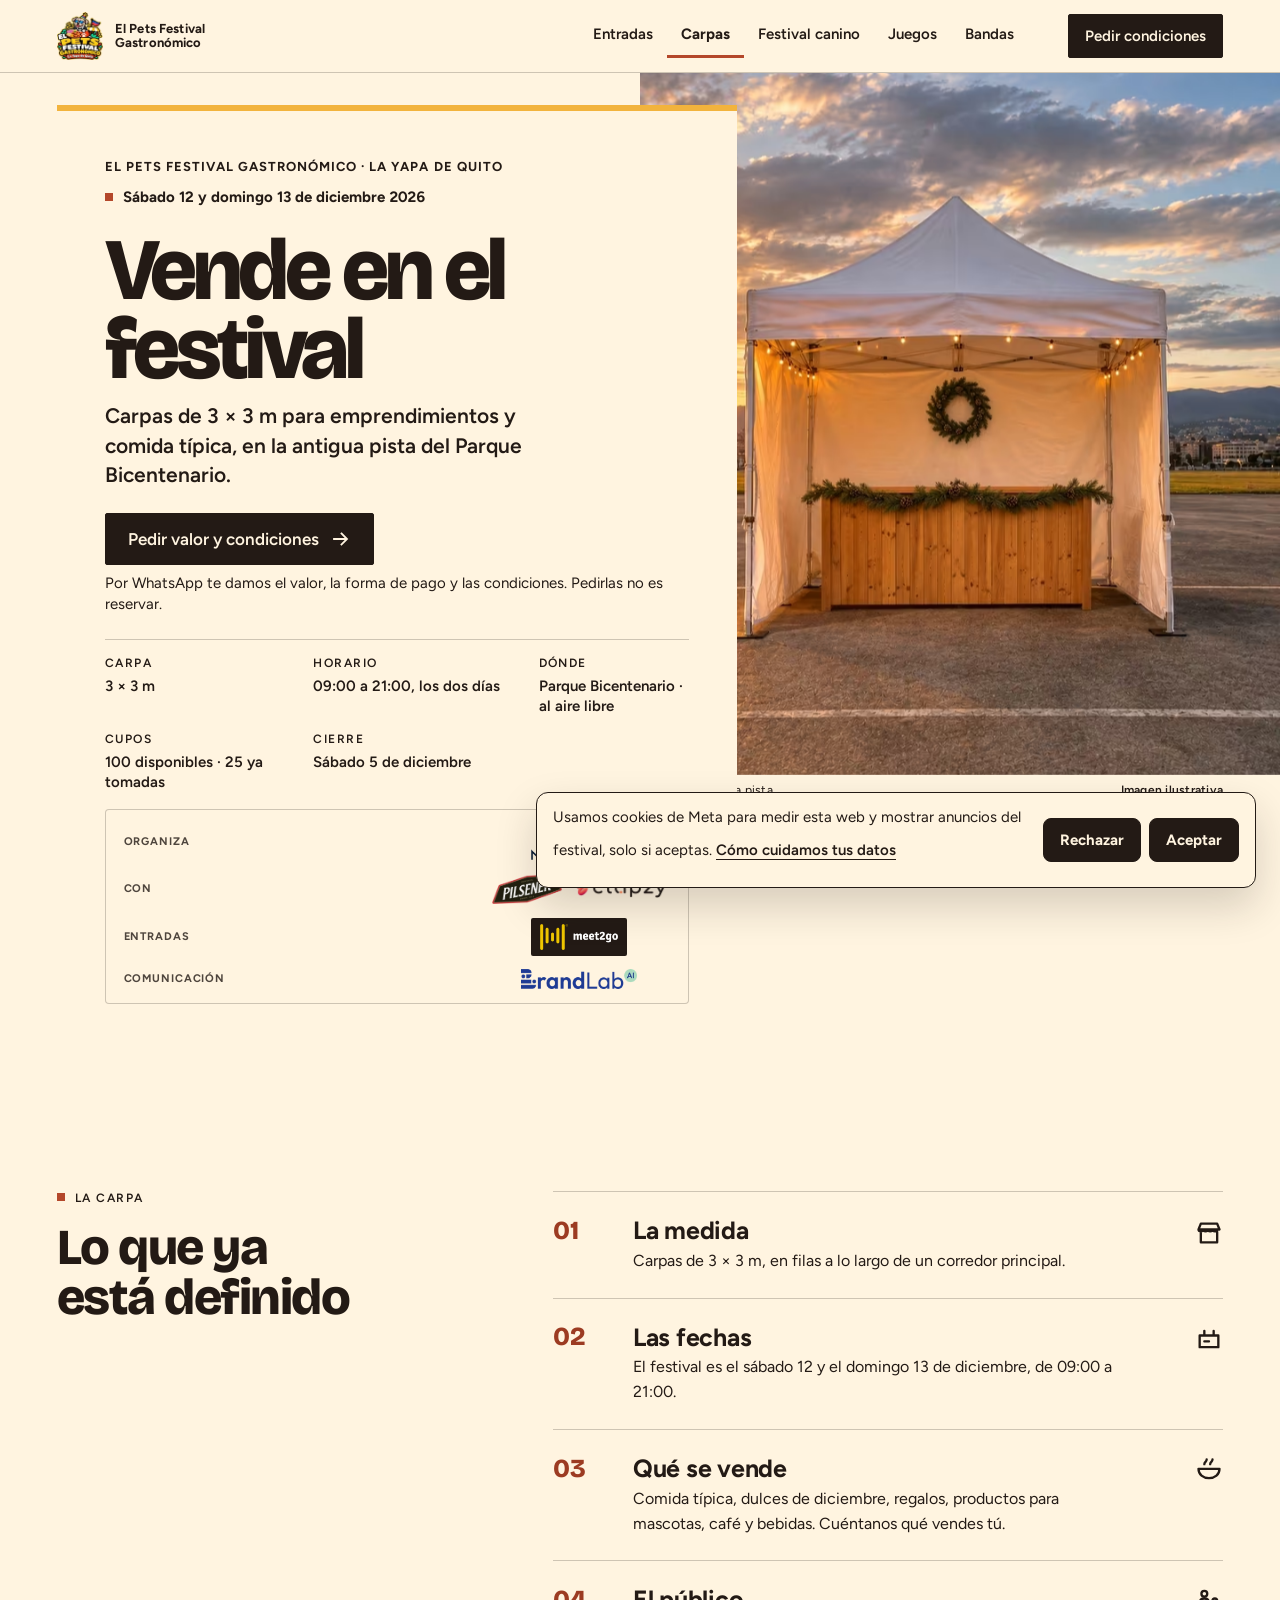
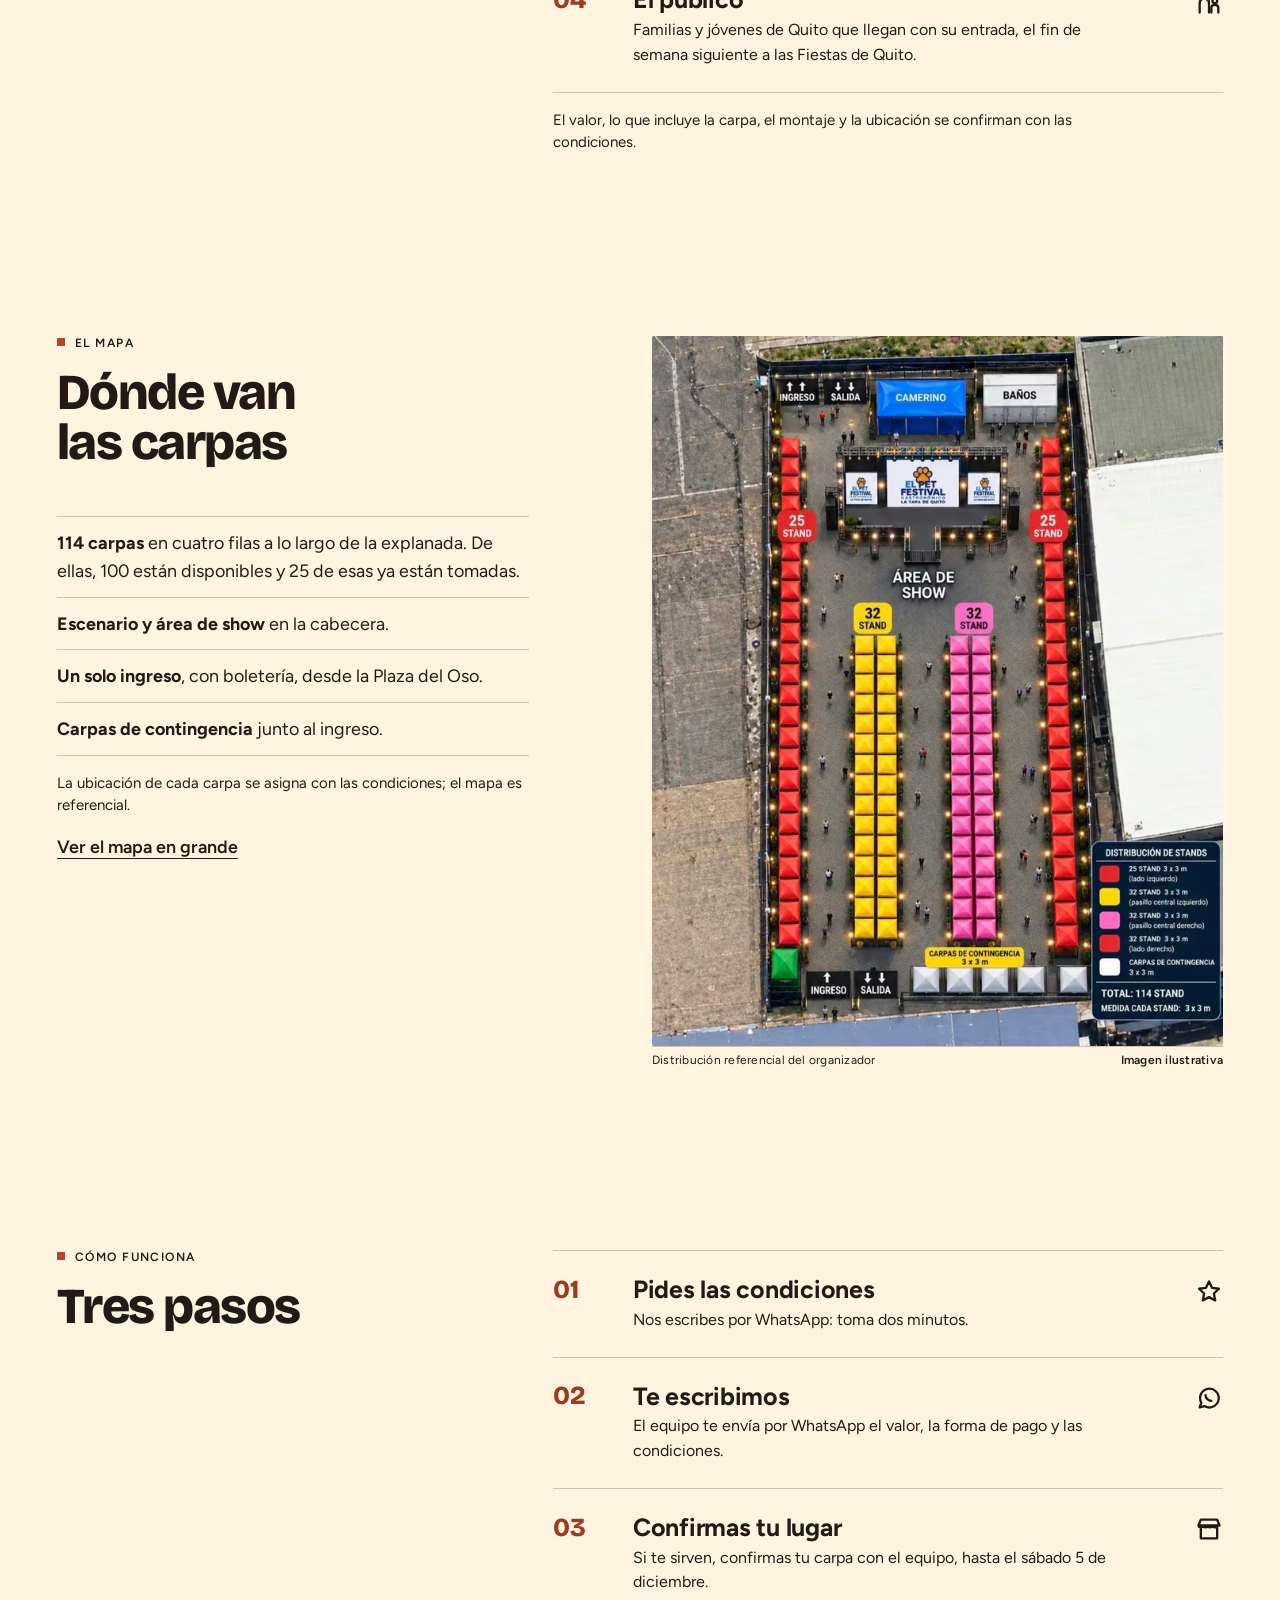
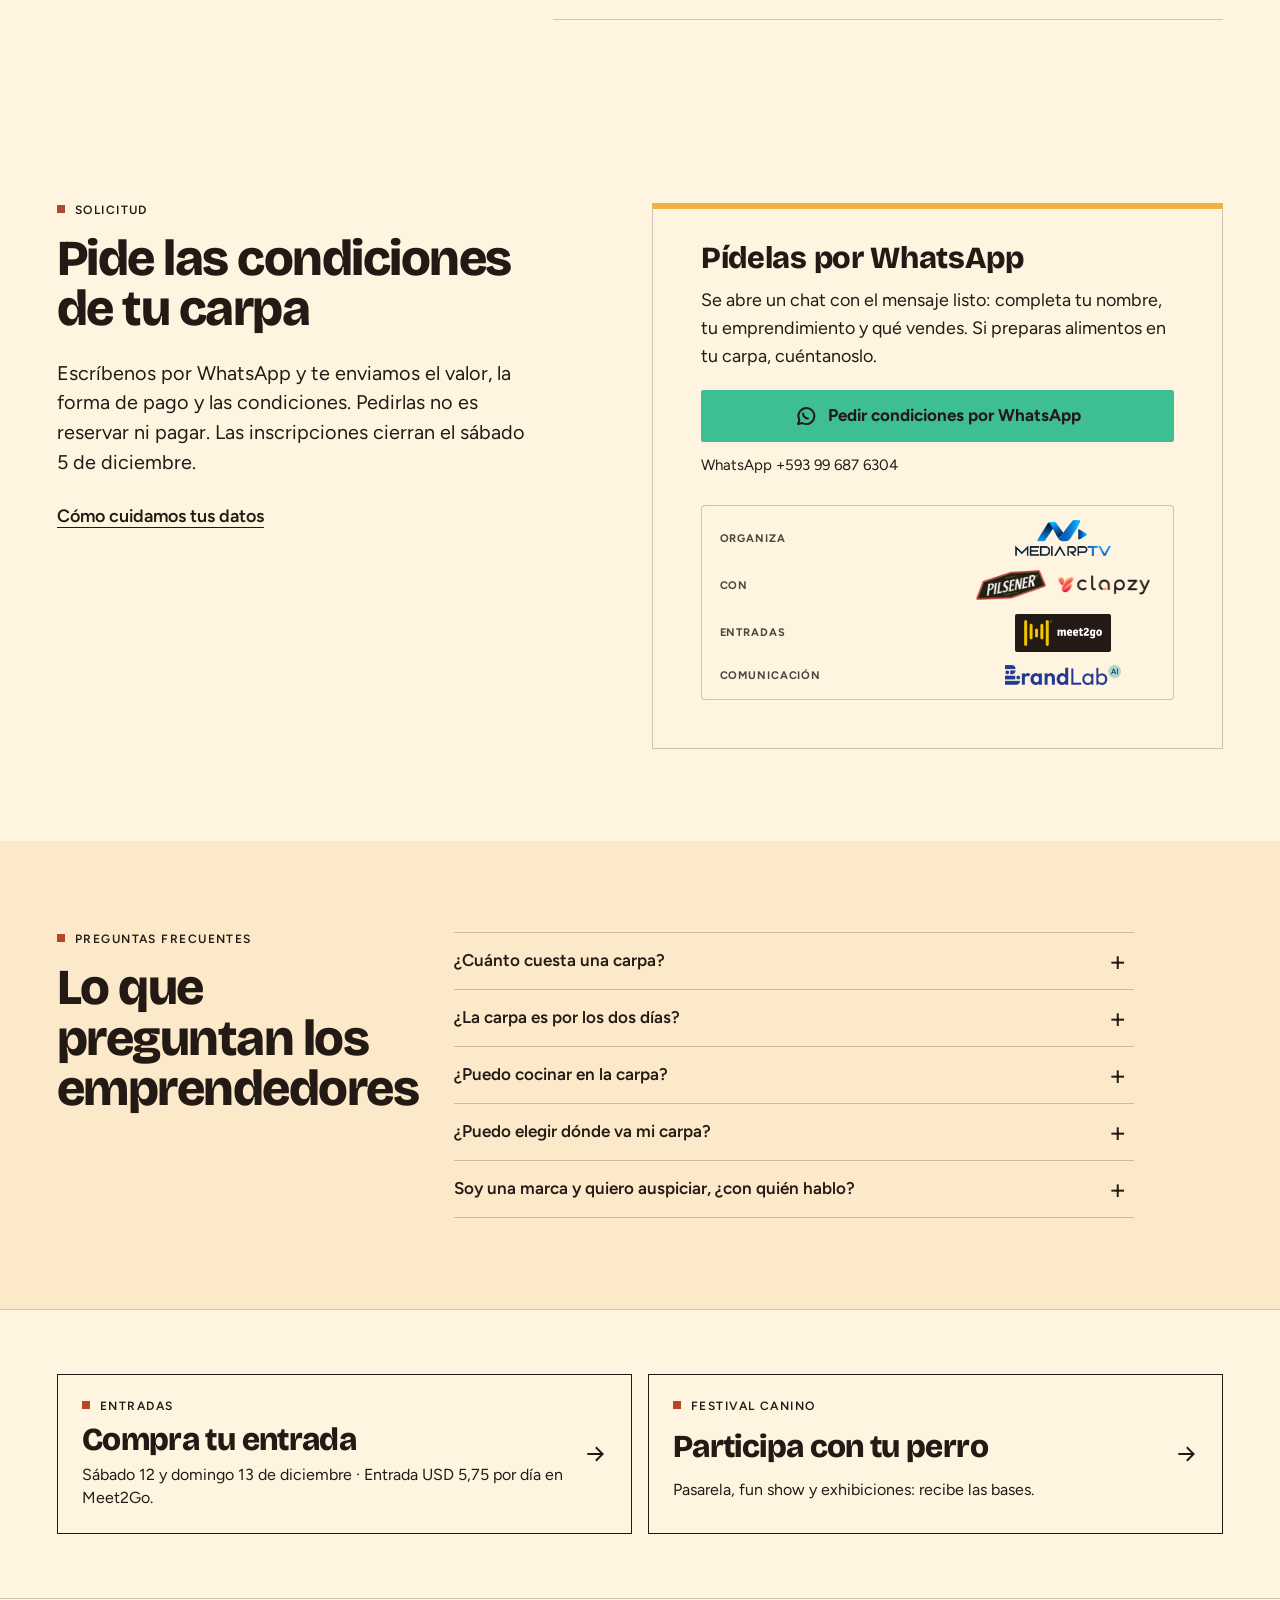
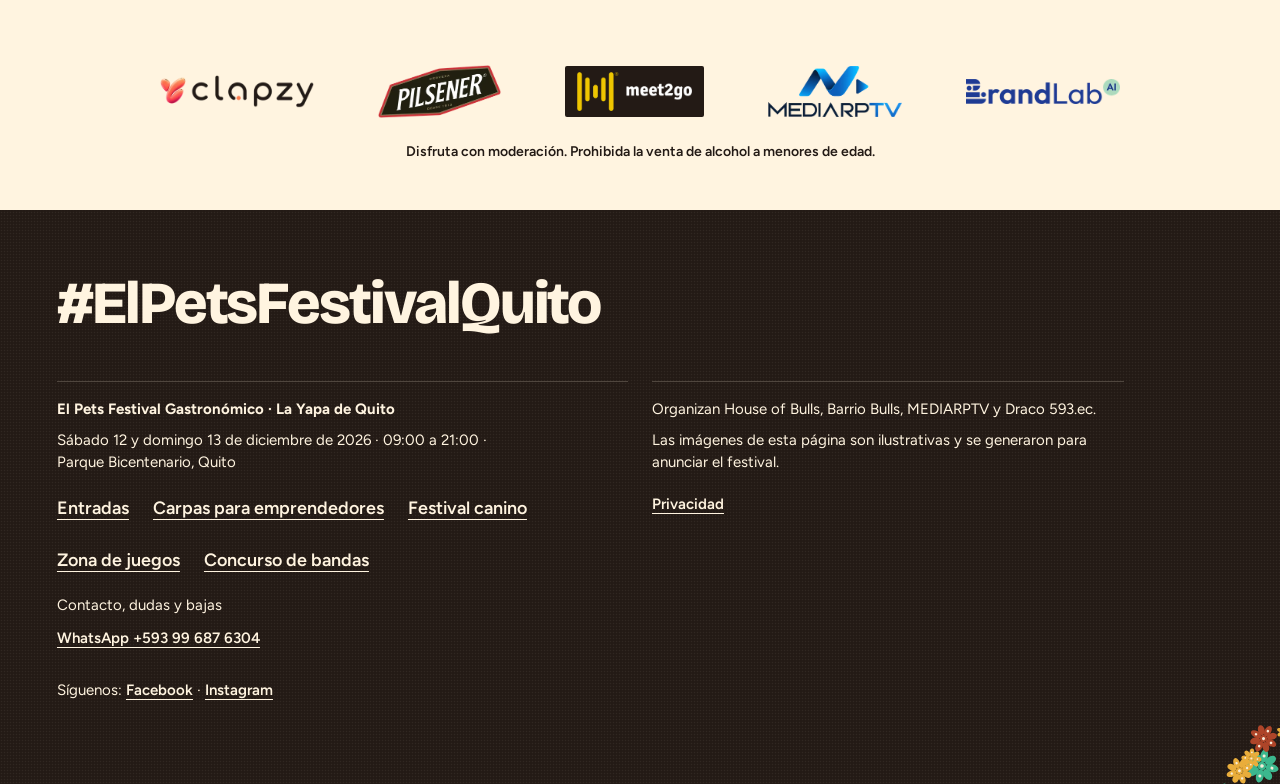
<file: carpas.html>
<!doctype html>
<html lang="es-EC">
<head>
<meta charset="utf-8">
<meta name="viewport" content="width=device-width, initial-scale=1, viewport-fit=cover">
<title>Carpas para emprendedores en Quito · El Pets Festival Gastronómico</title>
<meta name="description" content="Vende en El Pets Festival, Parque Bicentenario de Quito. Carpas de 3 × 3 m: 100 disponibles y 25 ya tomadas. Inscripciones hasta el sábado 5 de diciembre.">
<meta name="robots" content="index, follow, max-image-preview:large, max-snippet:-1, max-video-preview:-1">
<meta name="theme-color" content="#FFF4E0">
<link rel="canonical" href="https://elpetsfestivalquito.com/carpas.html">
<meta property="og:type" content="website">
<meta property="og:locale" content="es_EC">
<meta property="og:site_name" content="El Pets Festival Gastronómico">
<meta property="og:title" content="Carpas para emprendedores en Quito · El Pets Festival Gastronómico">
<meta property="og:description" content="Carpas de 3 × 3 m · 100 disponibles y 25 ya tomadas · Inscripciones hasta el sábado 5 de diciembre · Parque Bicentenario, Quito.">
<meta property="og:url" content="https://elpetsfestivalquito.com/carpas.html">
<meta property="og:image" content="https://elpetsfestivalquito.com/img/og-1200x630.jpg">
<meta property="og:image:type" content="image/jpeg">
<meta property="og:image:width" content="1200">
<meta property="og:image:height" content="630">
<meta property="og:image:alt" content="Imagen ilustrativa de El Pets Festival Gastronómico, 12 y 13 de diciembre de 2026, Parque Bicentenario, Quito">
<meta name="twitter:card" content="summary_large_image">
<meta name="twitter:title" content="Carpas para emprendedores en Quito · El Pets Festival Gastronómico">
<meta name="twitter:description" content="Carpas de 3 × 3 m · 100 disponibles y 25 ya tomadas · Inscripciones hasta el sábado 5 de diciembre · Parque Bicentenario, Quito.">
<meta name="twitter:image" content="https://elpetsfestivalquito.com/img/og-1200x630.jpg">
<meta name="twitter:image:alt" content="Imagen ilustrativa de El Pets Festival Gastronómico, 12 y 13 de diciembre de 2026, Parque Bicentenario, Quito">
<link rel="preload" href="fonts/figtree-var.woff2" as="font" type="font/woff2" crossorigin>
<link rel="preload" href="fonts/bricolage-var.woff2" as="font" type="font/woff2" crossorigin>
<link rel="icon" href="favicon.svg" type="image/svg+xml">
<link rel="icon" href="favicon-48.png" sizes="48x48" type="image/png">
<link rel="icon" href="favicon-32.png" sizes="32x32" type="image/png">
<link rel="apple-touch-icon" href="apple-touch-icon.png">
<link rel="manifest" href="site.webmanifest">
<link rel="stylesheet" href="css/estilos.css?v=r83">
<script type="application/ld+json">{
 "@context": "https://schema.org",
 "@graph": [
  {
   "@type": "WebPage",
   "@id": "https://elpetsfestivalquito.com/carpas.html#pagina",
   "url": "https://elpetsfestivalquito.com/carpas.html",
   "name": "Carpas para emprendedores en Quito · El Pets Festival Gastronómico",
   "description": "Carpas de 3 × 3 m para emprendimientos y comida típica en El Pets Festival Gastronómico: 100 disponibles y 25 ya tomadas, con inscripciones hasta el sábado 5 de diciembre de 2026. El valor y la forma de pago se dan por WhatsApp.",
   "inLanguage": "es-EC",
   "isPartOf": {
    "@type": "WebSite",
    "@id": "https://elpetsfestivalquito.com/#website",
    "url": "https://elpetsfestivalquito.com/",
    "name": "El Pets Festival Gastronómico",
    "alternateName": "El Pets Festival Gastronómico · La Yapa de Quito",
    "inLanguage": "es-EC"
   },
   "about": {
    "@id": "https://elpetsfestivalquito.com/#festival-2026"
   }
  },
  {
   "@type": "BreadcrumbList",
   "itemListElement": [
    {
     "@type": "ListItem",
     "position": 1,
     "name": "El Pets Festival Gastronómico",
     "item": "https://elpetsfestivalquito.com/"
    },
    {
     "@type": "ListItem",
     "position": 2,
     "name": "Carpas para emprendedores",
     "item": "https://elpetsfestivalquito.com/carpas.html"
    }
   ]
  }
 ]
}</script>
<script>/* Si una imagen falla, usa su JPG o PNG y reintenta una vez. */document.addEventListener("error",function(e){var i=e.target;if(!i||i.tagName!=="IMG"||i.dataset.r)return;i.dataset.r="1";var p=i.parentNode;if(p&&p.tagName==="PICTURE"){[].slice.call(p.querySelectorAll("source")).forEach(function(s){p.removeChild(s)})}var u=(i.getAttribute("src")||"").split("?")[0];i.removeAttribute("srcset");setTimeout(function(){i.src=u+"?r=1"},800)},true);</script>
</head>
<body class="pagina-carpa">
<svg class="sprite" aria-hidden="true" focusable="false" width="0" height="0">
 <symbol id="i-flecha" viewBox="0 0 20 20"><path d="M3 10h12M10.5 4.5 16 10l-5.5 5.5" fill="none" stroke="currentColor" stroke-width="1.8" stroke-linecap="square"/></symbol>
 <symbol id="i-play" viewBox="0 0 20 20"><path d="M6 3.5v13L16.5 10z" fill="currentColor"/></symbol>
</svg>
<a class="saltar" href="#principal">Saltar al contenido</a>

<header class="barra" role="banner">
 <div class="barra__in">
  <a class="barra__marca" href="./" aria-label="El Pets Festival Gastronómico, página de entradas">
   <img data-rol="logo" src="[data-uri]" width="46" height="48" alt="">
   <span class="barra__nombre" aria-hidden="true">El Pets Festival<br>Gastronómico</span>
  </a>
  <nav class="paginas" aria-label="Páginas del festival">
   <a href="./"><span class="corto">Entradas</span><span class="largo">Entradas</span></a>
   <a href="carpas.html" aria-current="page"><span class="corto">Carpas</span><span class="largo">Carpas</span></a>
   <a href="canino.html"><span class="corto">Canino</span><span class="largo">Festival canino</span></a>
   <a href="juegos/"><span class="corto">Juegos</span><span class="largo">Juegos</span></a>
   <a href="graba/"><span class="corto">Bandas</span><span class="largo">Bandas</span></a>
  </nav>
  <a class="boton boton--chico" href="https://wa.me/593996876304?text=Hola%2C%20quiero%20las%20condiciones%20de%20una%20carpa%20en%20El%20Pets%20Festival.%20Mi%20nombre%20es%3A%20.%20Mi%20emprendimiento%20es%3A%20.%20Vendo%3A%20." target="_blank" rel="noopener">Pedir condiciones</a>
 </div>
</header>

<main id="principal">
<section class="portada" id="inicio" aria-labelledby="titulo">
 <figure class="portada__foto foto">
  <picture><source type="image/avif" srcset="img/r4/carpa-4x5-480.avif 480w, img/r4/carpa-4x5-720.avif 720w, img/r4/carpa-4x5-1080.avif 1080w" sizes="(min-width: 900px) 46vw, 100vw"><source type="image/webp" srcset="img/r4/carpa-4x5-480.webp 480w, img/r4/carpa-4x5-720.webp 720w, img/r4/carpa-4x5-1080.webp 1080w" sizes="(min-width: 900px) 46vw, 100vw"><img src="img/r4/carpa-4x5-720.jpg" srcset="img/r4/carpa-4x5-480.jpg 480w, img/r4/carpa-4x5-720.jpg 720w, img/r4/carpa-4x5-1080.jpg 1080w" sizes="(min-width: 900px) 46vw, 100vw" width="720" height="900" fetchpriority="high" alt="Carpa blanca de 3 por 3 metros con luces, corona de pino y mostrador de madera, lista sobre la antigua pista al atardecer"></picture>
  <figcaption class="foto__pie"><span class="foto__lugar">Tu carpa · Antigua pista</span><span>Imagen ilustrativa</span></figcaption>
 </figure>
 <div class="portada__cartela cartela">
  <p class="portada__evento">El Pets Festival Gastronómico · La Yapa de Quito</p>
  <p class="heroe__fecha ceja-marca">Sábado 12 y domingo 13 de diciembre <span class="anio">2026</span></p>
  <h1 id="titulo">Vende en el festival</h1>
  <p class="portada__bajada">Carpas de 3 × 3 m para emprendimientos y comida típica, en la antigua pista del Parque Bicentenario.</p>
  <div class="heroe__acciones">
   <a class="boton" href="https://wa.me/593996876304?text=Hola%2C%20quiero%20las%20condiciones%20de%20una%20carpa%20en%20El%20Pets%20Festival.%20Mi%20nombre%20es%3A%20.%20Mi%20emprendimiento%20es%3A%20.%20Vendo%3A%20." target="_blank" rel="noopener">Pedir valor y condiciones <svg class="boton__flecha" aria-hidden="true" focusable="false"><use href="#i-flecha"/></svg></a>
   <p class="heroe__lista">Por WhatsApp te damos el valor, la forma de pago y las condiciones. Pedirlas no es reservar.</p>
  </div>
  <dl class="datos">
   <div><dt>Carpa</dt><dd>3 × 3 m</dd></div>
   <div><dt>Horario</dt><dd>09:00 a 21:00, los dos días</dd></div>
   <div><dt>Dónde</dt><dd>Parque Bicentenario · al aire libre</dd></div>
   <div><dt>Cupos</dt><dd>100 disponibles · 25 ya tomadas</dd></div>
   <div><dt>Cierre</dt><dd>Sábado 5 de diciembre</dd></div>
  </dl>
  <div class="firmas" role="group" aria-label="Organizan y acompañan"><span class="firmas__grupo"><span class="firmas__rol">Organiza</span><span class="firmas__marcas"><span class="firmas__logo firmas__logo--mediarptv"><picture><source type="image/webp" srcset="img/marcas/mediarptv.webp"><img src="img/marcas/mediarptv.png" width="344" height="129" loading="lazy" decoding="async" alt="MEDIARPTV"></picture></span></span></span><span class="firmas__grupo"><span class="firmas__rol">Con</span><span class="firmas__marcas"><span class="firmas__logo firmas__logo--pilsener"><picture><source type="image/webp" srcset="img/marcas/pilsener.webp"><img src="img/marcas/pilsener.png" width="320" height="139" loading="lazy" decoding="async" alt="Pilsener"></picture></span><span class="firmas__logo firmas__logo--clapzy"><picture><source type="image/webp" srcset="img/marcas/clapzy.webp"><img src="img/marcas/clapzy.png" width="380" height="80" loading="lazy" decoding="async" alt="Clapzy"></picture></span></span></span><span class="firmas__grupo"><span class="firmas__rol">Entradas</span><span class="firmas__marcas"><span class="firmas__logo firmas__logo--meet2go"><picture><source type="image/webp" srcset="img/marcas/meet2go.webp"><img src="img/marcas/meet2go.png" width="300" height="100" loading="lazy" decoding="async" alt="Meet2Go"></picture></span></span></span><span class="firmas__grupo"><span class="firmas__rol">Comunicación</span><span class="firmas__marcas"><span class="firmas__logo firmas__logo--brandlab"><picture><source type="image/webp" srcset="img/marcas/brandlab.webp"><img src="img/marcas/brandlab.png" width="380" height="64" loading="lazy" decoding="async" alt="BrandLab AI"></picture></span></span></span></div>
 </div>
</section>

<section class="seccion pista" id="carpa" aria-labelledby="t-carpa">
 <div class="contenedor reticula">
  <header class="pista__cabeza">
   <p class="indice">La carpa</p>
   <h2 id="t-carpa">Lo que ya está definido</h2>
  </header>
  <ol class="menu" role="list">
   <li class="menu__fila"><span class="menu__num">01</span><div><h3>La medida</h3><p>Carpas de 3 × 3 m, en filas a lo largo de un corredor principal.</p></div><img src="img/pictos/picto_expositores.svg" alt="" width="28" height="28"></li>
   <li class="menu__fila"><span class="menu__num">02</span><div><h3>Las fechas</h3><p>El festival es el sábado 12 y el domingo 13 de diciembre, de 09:00 a 21:00.</p></div><img src="img/pictos/picto_asistir.svg" alt="" width="28" height="28"></li>
   <li class="menu__fila"><span class="menu__num">03</span><div><h3>Qué se vende</h3><p>Comida típica, dulces de diciembre, regalos, productos para mascotas, café y bebidas. Cuéntanos qué vendes tú.</p></div><img src="img/pictos/picto_comida.svg" alt="" width="28" height="28"></li>
   <li class="menu__fila"><span class="menu__num">04</span><div><h3>El público</h3><p>Familias y jóvenes de Quito que llegan con su entrada, el fin de semana siguiente a las Fiestas de Quito.</p></div><img src="img/pictos/picto_familia.svg" alt="" width="28" height="28"></li>
  </ol>
  <p class="nota bloque__nota">El valor, lo que incluye la carpa, el montaje y la ubicación se confirman con las condiciones.</p>
 </div>
</section>

<section class="seccion mapa-sec" id="mapa" aria-labelledby="t-mapa">
 <div class="contenedor reticula">
  <header class="mapa-sec__cabeza">
   <p class="indice">El mapa</p>
   <h2 id="t-mapa">Dónde van las carpas</h2>
  </header>
  <figure class="mapa-equipo foto">
   <a class="mapa-equipo__abrir" href="img/mapa/plano-oficial.jpg" aria-label="Abrir el mapa en grande">
   <picture><source type="image/avif" srcset="img/r4/plano-oficial-480.avif 480w, img/r4/plano-oficial-720.avif 720w, img/r4/plano-oficial-1179.avif 1179w" sizes="(min-width: 900px) 40vw, 100vw"><source type="image/webp" srcset="img/r4/plano-oficial-480.webp 480w, img/r4/plano-oficial-720.webp 720w, img/r4/plano-oficial-1179.webp 1179w" sizes="(min-width: 900px) 40vw, 100vw"><img src="img/r4/plano-oficial-720.jpg" srcset="img/r4/plano-oficial-480.jpg 480w, img/r4/plano-oficial-720.jpg 720w, img/r4/plano-oficial-1179.jpg 1179w" sizes="(min-width: 900px) 40vw, 100vw" width="720" height="895" loading="lazy" decoding="async" alt="Distribución referencial del festival vista desde arriba: escenario y área de show en la cabecera; el ingreso con boletería es por la Plaza del Oso, cuatro filas de carpas a lo largo de la explanada, baños y camerino junto al escenario"></picture>
   </a>
   <figcaption class="foto__pie"><span class="foto__lugar">Distribución referencial del organizador</span><span>Imagen ilustrativa</span></figcaption>
  </figure>
  <div class="mapa-sec__texto">
   <ul class="leyenda" role="list">
     <li><strong>114 carpas</strong> en cuatro filas a lo largo de la explanada. De ellas, 100 están disponibles y 25 de esas ya están tomadas.</li>
     <li><strong>Escenario y área de show</strong> en la cabecera.</li>
     <li><strong>Un solo ingreso</strong>, con boletería, desde la Plaza del Oso.</li>
     <li><strong>Carpas de contingencia</strong> junto al ingreso.</li>
   </ul>
   <p class="nota">La ubicación de cada carpa se asigna con las condiciones; el mapa es referencial.</p>
   <p><a class="enlace" href="img/mapa/plano-oficial.jpg">Ver el mapa en grande</a></p>
  </div>
 </div>
</section>

<section class="seccion pista" id="pasos" aria-labelledby="t-pasos">
 <div class="contenedor reticula">
  <header class="pista__cabeza">
   <p class="indice">Cómo funciona</p>
   <h2 id="t-pasos">Tres pasos</h2>
  </header>
  <ol class="menu" role="list">
   <li class="menu__fila"><span class="menu__num">01</span><div><h3>Pides las condiciones</h3><p>Nos escribes por WhatsApp: toma dos minutos.</p></div><img src="img/pictos/picto_votar.svg" alt="" width="28" height="28"></li>
   <li class="menu__fila"><span class="menu__num">02</span><div><h3>Te escribimos</h3><p>El equipo te envía por WhatsApp el valor, la forma de pago y las condiciones.</p></div><img src="img/pictos/picto_whatsapp.svg" alt="" width="28" height="28"></li>
   <li class="menu__fila"><span class="menu__num">03</span><div><h3>Confirmas tu lugar</h3><p>Si te sirven, confirmas tu carpa con el equipo, hasta el sábado 5 de diciembre.</p></div><img src="img/pictos/picto_expositores.svg" alt="" width="28" height="28"></li>
  </ol>
 </div>
</section>

<section class="seccion lista" id="lista" aria-labelledby="t-lista">
 <div class="contenedor reticula">
  <header class="lista__cabeza">
   <p class="indice">Solicitud</p>
   <h2 id="t-lista">Pide las condiciones de tu carpa</h2>
   <p class="intro">Escríbenos por WhatsApp y te enviamos el valor, la forma de pago y las condiciones. Pedirlas no es reservar ni pagar. Las inscripciones cierran el sábado 5 de diciembre.</p>
   <p class="lista__privacidad"><a class="enlace" href="privacidad.html">Cómo cuidamos tus datos</a></p>
  </header>
  <div class="lista__form cartela wa"><h3 class="wa__titulo">Pídelas por WhatsApp</h3><p>Se abre un chat con el mensaje listo: completa tu nombre, tu emprendimiento y qué vendes. Si preparas alimentos en tu carpa, cuéntanoslo.</p><a class="boton boton--wa" href="https://wa.me/593996876304?text=Hola%2C%20quiero%20las%20condiciones%20de%20una%20carpa%20en%20El%20Pets%20Festival.%20Mi%20nombre%20es%3A%20.%20Mi%20emprendimiento%20es%3A%20.%20Vendo%3A%20." target="_blank" rel="noopener"><svg aria-hidden="true" focusable="false" viewBox="0 0 24 24"><path fill="none" stroke="currentColor" stroke-width="2" stroke-linecap="round" stroke-linejoin="round" d="M4 20 L5.4 16 A8 8 0 1 1 8.4 19 Z M9 9.5 C9 12 11.5 14.5 14 14.5"/></svg>Pedir condiciones por WhatsApp</a><p class="wa__numero">WhatsApp +593&nbsp;99&nbsp;687&nbsp;6304</p><div class="firmas" role="group" aria-label="Organizan y acompañan"><span class="firmas__grupo"><span class="firmas__rol">Organiza</span><span class="firmas__marcas"><span class="firmas__logo firmas__logo--mediarptv"><picture><source type="image/webp" srcset="img/marcas/mediarptv.webp"><img src="img/marcas/mediarptv.png" width="344" height="129" loading="lazy" decoding="async" alt="MEDIARPTV"></picture></span></span></span><span class="firmas__grupo"><span class="firmas__rol">Con</span><span class="firmas__marcas"><span class="firmas__logo firmas__logo--pilsener"><picture><source type="image/webp" srcset="img/marcas/pilsener.webp"><img src="img/marcas/pilsener.png" width="320" height="139" loading="lazy" decoding="async" alt="Pilsener"></picture></span><span class="firmas__logo firmas__logo--clapzy"><picture><source type="image/webp" srcset="img/marcas/clapzy.webp"><img src="img/marcas/clapzy.png" width="380" height="80" loading="lazy" decoding="async" alt="Clapzy"></picture></span></span></span><span class="firmas__grupo"><span class="firmas__rol">Entradas</span><span class="firmas__marcas"><span class="firmas__logo firmas__logo--meet2go"><picture><source type="image/webp" srcset="img/marcas/meet2go.webp"><img src="img/marcas/meet2go.png" width="300" height="100" loading="lazy" decoding="async" alt="Meet2Go"></picture></span></span></span><span class="firmas__grupo"><span class="firmas__rol">Comunicación</span><span class="firmas__marcas"><span class="firmas__logo firmas__logo--brandlab"><picture><source type="image/webp" srcset="img/marcas/brandlab.webp"><img src="img/marcas/brandlab.png" width="380" height="64" loading="lazy" decoding="async" alt="BrandLab AI"></picture></span></span></span></div></div>
 </div>
</section>

<section class="seccion preguntas" id="preguntas" aria-labelledby="t-preguntas">
 <div class="contenedor reticula">
  <header class="preguntas__cabeza">
   <p class="indice">Preguntas frecuentes</p>
   <h2 id="t-preguntas">Lo que preguntan los emprendedores</h2>
  </header>
  <div class="preguntas__lista">
  <details><summary>¿Cuánto cuesta una carpa?</summary><p>Te damos el valor y la forma de pago por WhatsApp.</p></details>
  <details><summary>¿La carpa es por los dos días?</summary><p>Se confirma con las condiciones.</p></details>
  <details><summary>¿Puedo cocinar en la carpa?</summary><p>Cuéntalo por WhatsApp. Cocinar con gas necesita una autorización del recinto: los requisitos vienen con las condiciones.</p></details>
  <details><summary>¿Puedo elegir dónde va mi carpa?</summary><p>La ubicación se asigna con las condiciones.</p></details>
  <details><summary>Soy una marca y quiero auspiciar, ¿con quién hablo?</summary><p>Escríbenos por WhatsApp al +593&nbsp;99&nbsp;687&nbsp;6304.</p></details>
  </div>
 </div>
</section>

<section class="seccion seccion--compacta otras" aria-label="Otras formas de ser parte">
 <div class="contenedor otras__in">
  <a class="otra" href="./"><span class="indice">Entradas</span><span class="otra__titulo">Compra tu entrada</span><span class="otra__texto">Sábado 12 y domingo 13 de diciembre · Entrada USD 5,75 por día en Meet2Go.</span><svg class="otra__flecha" aria-hidden="true" focusable="false"><use href="#i-flecha"/></svg></a>
  <a class="otra" href="canino.html"><span class="indice">Festival canino</span><span class="otra__titulo">Participa con tu perro</span><span class="otra__texto">Pasarela, fun show y exhibiciones: recibe las bases.</span><svg class="otra__flecha" aria-hidden="true" focusable="false"><use href="#i-flecha"/></svg></a>
 </div>
</section>
<section class="marcas" aria-label="Marcas del festival">
 <ul class="marcas__fila" role="list">
  <li class="marcas__logo marcas__logo--clapzy"><picture><source type="image/webp" srcset="img/marcas/clapzy.webp"><img src="img/marcas/clapzy.png" width="380" height="80" loading="lazy" decoding="async" alt="Clapzy"></picture></li>
  <li class="marcas__logo marcas__logo--pilsener"><picture><source type="image/webp" srcset="img/marcas/pilsener.webp"><img src="img/marcas/pilsener.png" width="320" height="139" loading="lazy" decoding="async" alt="Pilsener"></picture></li>
  <li class="marcas__logo marcas__logo--meet2go"><picture><source type="image/webp" srcset="img/marcas/meet2go.webp"><img src="img/marcas/meet2go.png" width="300" height="100" loading="lazy" decoding="async" alt="Meet2Go"></picture></li>
  <li class="marcas__logo marcas__logo--mediarptv"><picture><source type="image/webp" srcset="img/marcas/mediarptv.webp"><img src="img/marcas/mediarptv.png" width="344" height="129" loading="lazy" decoding="async" alt="MEDIARPTV"></picture></li>
  <li class="marcas__logo marcas__logo--brandlab"><picture><source type="image/webp" srcset="img/marcas/brandlab.webp"><img src="img/marcas/brandlab.png" width="380" height="64" loading="lazy" decoding="async" alt="BrandLab AI"></picture></li>
 </ul>
 <p class="marcas__aviso">Disfruta con moderación. Prohibida la venta de alcohol a menores de edad.</p>
</section>
</main>

<footer class="pie grano" role="contentinfo">
 <img class="papel papel--pie" src="[data-uri]" alt="" aria-hidden="true" width="120" height="120" loading="lazy">
 <div class="contenedor reticula">
  <p class="pie__hashtag">#ElPetsFestivalQuito</p>
  <div class="pie__datos">
   <p class="pie__nombre">El Pets Festival Gastronómico · La Yapa de Quito</p>
   <p>Sábado 12 y domingo 13 de diciembre de 2026 · 09:00 a 21:00 · Parque Bicentenario, Quito</p>
   <ul class="pie__paginas" role="list">
    <li><a class="enlace" href="./">Entradas</a></li>
    <li><a class="enlace" href="carpas.html">Carpas para emprendedores</a></li>
    <li><a class="enlace" href="canino.html">Festival canino</a></li>
    <li><a class="enlace" href="juegos/">Zona de juegos</a></li>
    <li><a class="enlace" href="graba/">Concurso de bandas</a></li>
   </ul>
   <p class="pie__contacto">Contacto, dudas y bajas<br><a class="enlace" href="https://wa.me/593996876304" target="_blank" rel="noopener">WhatsApp +593&nbsp;99&nbsp;687&nbsp;6304</a></p>
   <p class="pie__redes">Síguenos: <a class="enlace" href="https://www.facebook.com/1439126199282867" target="_blank" rel="noopener">Facebook</a> · <a class="enlace" href="https://www.instagram.com/elpetsfestivalquito/" target="_blank" rel="noopener">Instagram</a></p>
  </div>
  <div class="pie__legal">
   <p>Organizan House of Bulls, Barrio Bulls, MEDIARPTV y Draco 593.ec.</p>
   <p>Las imágenes de esta página son ilustrativas y se generaron para anunciar el festival.</p>
   <p><a class="enlace" href="privacidad.html">Privacidad</a></p>
  </div>
 </div>
</footer>

<script src="js/config.js?v=r82"></script>
<script src="js/app.js?v=r82" defer></script>
<aside aria-label="Contacto por WhatsApp"><a class="wa-flotante" href="https://wa.me/593996876304?text=Hola%2C%20tengo%20una%20pregunta%20sobre%20El%20Pets%20Festival." target="_blank" rel="noopener" aria-label="Escríbenos por WhatsApp"><svg aria-hidden="true" focusable="false" viewBox="0 0 24 24"><path fill="none" stroke="currentColor" stroke-width="2" stroke-linecap="round" stroke-linejoin="round" d="M4 20 L5.4 16 A8 8 0 1 1 8.4 19 Z M9 9.5 C9 12 11.5 14.5 14 14.5"/></svg><span>WhatsApp</span></a></aside>
<script src="/js/consentimiento.js?v=r82" data-pixel="29163532359953133" defer></script>
</body>
</html>
</file>
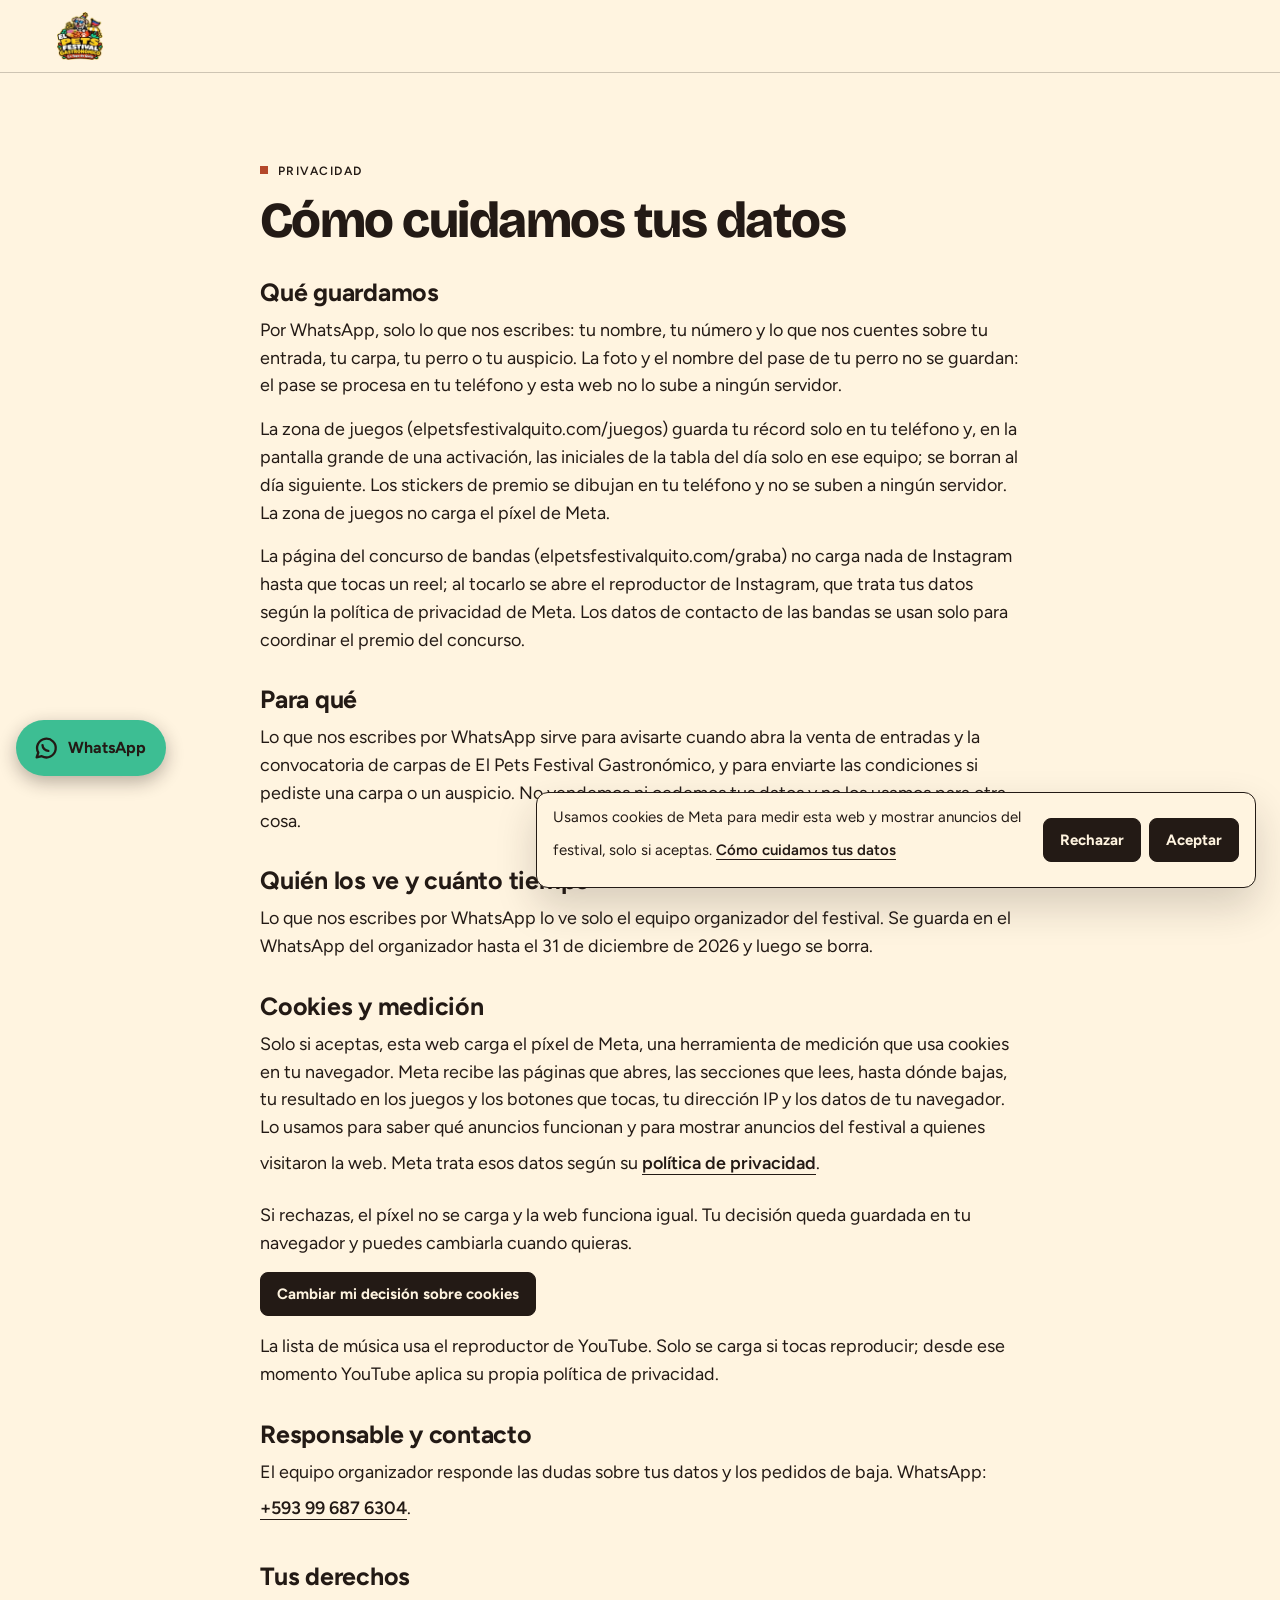
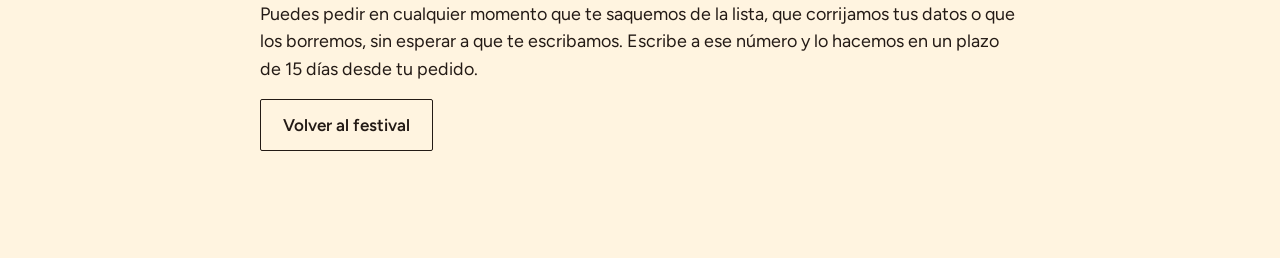
<file: privacidad.html>
<!doctype html>
<html lang="es-EC">
<head>
<meta charset="utf-8">
<meta name="viewport" content="width=device-width, initial-scale=1, viewport-fit=cover">
<title>Cómo cuidamos tus datos · El Pets Festival Gastronómico</title>
<meta name="description" content="Qué datos guarda El Pets Festival, qué cookies usa la web, para qué sirven, quién los ve y cómo pedir que se borren.">
<meta name="robots" content="noindex, follow">
<meta name="theme-color" content="#FFF4E0">
<link rel="icon" href="favicon.svg" type="image/svg+xml">
<link rel="icon" href="favicon-48.png" sizes="48x48" type="image/png">
<link rel="icon" href="favicon-32.png" sizes="32x32" type="image/png">
<link rel="stylesheet" href="css/estilos.css?v=r77">
<script>/* Si una imagen falla, usa su JPG o PNG y reintenta una vez. */document.addEventListener("error",function(e){var i=e.target;if(!i||i.tagName!=="IMG"||i.dataset.r)return;i.dataset.r="1";var p=i.parentNode;if(p&&p.tagName==="PICTURE"){[].slice.call(p.querySelectorAll("source")).forEach(function(s){p.removeChild(s)})}var u=(i.getAttribute("src")||"").split("?")[0];i.removeAttribute("srcset");setTimeout(function(){i.src=u+"?r=1"},800)},true);</script>
</head>
<body>
<header class="barra"><div class="barra__in"><a class="barra__marca" href="./" aria-label="El Pets Festival Gastronómico, página de entradas"><img data-rol="logo" src="[data-uri]" width="46" height="48" alt=""></a></div></header>
<main class="seccion pagina"><div class="contenedor angosto">
 <p class="ceja">Privacidad</p>
 <h1>Cómo cuidamos tus datos</h1>
 <h2>Qué guardamos</h2>
 <p>Por WhatsApp, solo lo que nos escribes: tu nombre, tu número y lo que nos cuentes sobre tu entrada, tu carpa, tu perro o tu auspicio. La foto y el nombre del pase de tu perro no se guardan: el pase se procesa en tu teléfono y esta web no lo sube a ningún servidor.</p>
 <p>La zona de juegos (elpetsfestivalquito.com/juegos) guarda tu récord solo en tu teléfono y, en la pantalla grande de una activación, las iniciales de la tabla del día solo en ese equipo; se borran al día siguiente. Los stickers de premio se dibujan en tu teléfono y no se suben a ningún servidor. La zona de juegos no carga el píxel de Meta.</p>
 <p>La página del concurso de bandas (elpetsfestivalquito.com/graba) no carga nada de Instagram hasta que tocas un reel; al tocarlo se abre el reproductor de Instagram, que trata tus datos según la política de privacidad de Meta. Los datos de contacto de las bandas se usan solo para coordinar el premio del concurso.</p>
 <h2>Para qué</h2>
 <p>Lo que nos escribes por WhatsApp sirve para avisarte cuando abra la venta de entradas y la convocatoria de carpas de El Pets Festival Gastronómico, y para enviarte las condiciones si pediste una carpa o un auspicio. No vendemos ni cedemos tus datos y no los usamos para otra cosa.</p>
 <h2>Quién los ve y cuánto tiempo</h2>
 <p>Lo que nos escribes por WhatsApp lo ve solo el equipo organizador del festival. Se guarda en el WhatsApp del organizador hasta el 31 de diciembre de 2026 y luego se borra.</p>
 <h2>Cookies y medición</h2>
 <p>Solo si aceptas, esta web carga el píxel de Meta, una herramienta de medición que usa cookies en tu navegador. Meta recibe las páginas que abres, las secciones que lees, hasta dónde bajas, tu resultado en los juegos y los botones que tocas, tu dirección IP y los datos de tu navegador. Lo usamos para saber qué anuncios funcionan y para mostrar anuncios del festival a quienes visitaron la web. Meta trata esos datos según su <a class="enlace" href="https://www.facebook.com/privacy/policy/" target="_blank" rel="noopener">política de privacidad</a>.</p>
 <p>Si rechazas, el píxel no se carga y la web funciona igual. Tu decisión queda guardada en tu navegador y puedes cambiarla cuando quieras.</p>
 <p><button type="button" id="cambiar-cookies" class="boton-cookies">Cambiar mi decisión sobre cookies</button></p>
 <p>La lista de música usa el reproductor de YouTube. Solo se carga si tocas reproducir; desde ese momento YouTube aplica su propia política de privacidad.</p>
 <h2>Responsable y contacto</h2>
 <p>El equipo organizador responde las dudas sobre tus datos y los pedidos de baja. WhatsApp: <a class="enlace-44" href="https://wa.me/593996876304" target="_blank" rel="noopener">+593&nbsp;99&nbsp;687&nbsp;6304</a>.</p>
 <h2>Tus derechos</h2>
 <p>Puedes pedir en cualquier momento que te saquemos de la lista, que corrijamos tus datos o que los borremos, sin esperar a que te escribamos. Escribe a ese número y lo hacemos en un plazo de 15 días desde tu pedido.</p>
 <p><a class="boton boton--secundario" href="./">Volver al festival</a></p>
</div></main>
<aside aria-label="Contacto por WhatsApp"><a class="wa-flotante" href="https://wa.me/593996876304?text=Hola%2C%20tengo%20una%20pregunta%20sobre%20El%20Pets%20Festival." target="_blank" rel="noopener" aria-label="Escríbenos por WhatsApp"><svg aria-hidden="true" focusable="false" viewBox="0 0 24 24"><path fill="none" stroke="currentColor" stroke-width="2" stroke-linecap="round" stroke-linejoin="round" d="M4 20 L5.4 16 A8 8 0 1 1 8.4 19 Z M9 9.5 C9 12 11.5 14.5 14 14.5"/></svg><span>WhatsApp</span></a></aside>
<script src="/js/consentimiento.js?v=r77" data-pixel="29163532359953133" defer></script>
</body>
</html>
</file>
<file: css/estilos.css>
/* El Pets Festival Gastronómico · La Yapa de Quito · landing (HUECA-WEB-001) · dirección R3 «La mesa sobre la pista», pulida en R4
   Fuente de verdad: 23_LANDING/04_thinktank_visual/ACTA_R3.md y 06_auditoria_r4/ACTA_R4.md. Paleta solo con tokens del manual y mezclas por opacidad de esos tokens.
   Pares de texto (lista blanca del manual): carbón/crema 15,7 · crema/canela 5,0 · carbón/mostaza 9,2 · mostaza/carbón 9,2 · crema/carbón 15,7 · canela oscuro/crema 6,3 · carbón/menta 7,3.
   Nunca mostaza ni menta como texto sobre crema, ni crema sobre mostaza o menta. Menta solo gráfica (un único sello: «Adopción»). */

@font-face { font-family: "Bricolage Grotesque"; src: url("../fonts/bricolage-var.woff2") format("woff2"); font-weight: 800; font-stretch: 75% 100%; font-style: normal; font-display: swap; }
@font-face { font-family: "Figtree"; src: url("../fonts/figtree-var.woff2") format("woff2"); font-weight: 300 900; font-style: normal; font-display: swap; }

:root {
  /* color (manual) */
  --canela: #B4472A; --canela-oscura: #9C3B22; --mostaza: #F2B33D; --crema: #FFF4E0; --carbon: #231A15; --menta: #3DBE93;
  --crema-2: #FBE9C9;                               /* solo papel de Preguntas */
  --filete: rgb(35 26 21 / .22);                    /* carbón por opacidad: filetes de 1 px, una sola familia */
  --filete-claro: rgb(255 244 224 / .2);            /* crema por opacidad: filetes sobre carbón */
  --papel: rgb(35 26 21 / .05);                     /* carbón 5 %: estado deshabilitado y fondos de aviso */
  --sombra-pase: 0 18px 40px rgb(35 26 21 / .18);   /* la única sombra de la página */

  /* tipo */
  --titulo: "Bricolage Grotesque", "Arial Black", system-ui, sans-serif;
  --texto: "Figtree", system-ui, -apple-system, "Segoe UI", Roboto, sans-serif;
  --t-h1: clamp(2.9rem, 1rem + 5.6vw, 6.25rem);
  --t-h2: clamp(2rem, 1.3rem + 2.3vw, 3.5rem);
  --t-h3: clamp(1.25rem, 1.12rem + .55vw, 1.6rem);
  --t-cuerpo: clamp(1rem, .96rem + .2vw, 1.125rem);
  --t-lead: clamp(1.125rem, 1rem + .4vw, 1.3125rem);

  /* espacio: escala declarada (px) 4 · 8 · 12 · 16 · 24 · 32 · 48 · 64 · 96 · 128 */
  --e1: .25rem; --e2: .5rem; --e3: .75rem; --e4: 1rem; --e5: 1.5rem; --e6: 2rem; --e7: 3rem; --e8: 4rem; --e9: 6rem; --e10: 8rem;
  --sec-abre: clamp(5rem, 2.5rem + 6vw, 8rem);      /* de 80 a 128 */
  --sec: clamp(4rem, 2.5rem + 4vw, 6rem);           /* de 64 a 96 */
  --sec-compacta: clamp(3rem, 2rem + 2.5vw, 4rem);  /* de 48 a 64 */

  /* retícula: 4 columnas en móvil (márgenes 20), 12 en escritorio (máx. 1280, márgenes 48–64) */
  --ancho: 1280px;
  --margen: clamp(20px, 4.45vw, 64px);
  --calle: 12px;
  --toque: 48px;
  --curva: cubic-bezier(.2, .7, .2, 1);
}
@media (min-width: 900px) { :root { --margen: clamp(48px, 4.45vw, 64px); --calle: 24px; } }

*, *::before, *::after { box-sizing: border-box; }
html { -webkit-text-size-adjust: 100%; scroll-behavior: smooth; }
body { margin: 0; background: var(--crema); color: var(--carbon); font: 400 var(--t-cuerpo)/1.55 var(--texto); font-kerning: normal; text-rendering: optimizeLegibility; }
img, svg, video, canvas { display: block; max-width: 100%; height: auto; }
.sprite { position: absolute; width: 0; height: 0; overflow: hidden; }
.sr { position: absolute !important; width: 1px; height: 1px; margin: -1px; padding: 0; overflow: hidden; clip: rect(0 0 0 0); white-space: nowrap; border: 0; }
p { margin: 0 0 var(--e4); }
a { color: inherit; text-decoration-thickness: 1px; text-underline-offset: .22em; }
a:hover { color: var(--canela-oscura); }
[hidden] { display: none !important; }
main [id] { scroll-margin-top: 88px; }
strong { font-weight: 700; }

/* foco: doble anillo crema/carbón, visible sobre cualquier fondo */
:focus { outline: none; }
:focus-visible { outline: 2px solid var(--crema); outline-offset: 2px; box-shadow: 0 0 0 6px var(--carbon); }

.saltar { position: absolute; left: -999px; top: 8px; z-index: 50; background: var(--carbon); color: var(--crema); padding: 12px 16px; }
.saltar:focus { left: 16px; }

/* ---------- tipografía ---------- */
h1, h2 { font-family: var(--titulo); font-weight: 800; margin: 0; font-optical-sizing: none; }
h1 { font-size: var(--t-h1); line-height: .9; letter-spacing: -.045em; font-variation-settings: "opsz" 96, "wdth" 100; }
h1 > span { display: block; }
h2 { font-size: var(--t-h2); line-height: 1; letter-spacing: -.03em; font-variation-settings: "opsz" 48, "wdth" 100; text-wrap: balance; max-width: 16ch; margin-bottom: var(--e5); }
h3 { font: 700 var(--t-h3)/1.15 var(--texto); letter-spacing: -.01em; margin: 0 0 var(--e2); }
.indice, .ceja { font: 600 .75rem/1.3 var(--texto); letter-spacing: .12em; text-transform: uppercase; margin: 0 0 var(--e4); font-variant-numeric: tabular-nums; }
/* S3: cuadrado canela (carpa en planta) antes de cada ceja; mostaza sobre canela y carbón */
.indice::before, .ceja::before, .ceja-marca::before { content: ""; display: inline-block; width: 8px; height: 8px; margin-right: 10px; vertical-align: .08em; background: var(--canela); }
.pase .indice::before, .cartel .indice::before { background: var(--mostaza); }
.lead { font: 600 var(--t-lead)/1.45 var(--texto); max-width: 34ch; }
.intro { font-size: clamp(1.0625rem, 1rem + .3vw, 1.25rem); line-height: 1.5; max-width: 52ch; }
.nota { font-size: .9375rem; line-height: 1.5; max-width: 60ch; }
.micro { font-size: .875rem; line-height: 1.45; margin: 0; max-width: 46ch; }
.opcional { font-weight: 400; }
.cifra, .hora, .fecha, .precio, .menu__num, .cuidados__num, .anio, .mapa__num { font-variant-numeric: tabular-nums lining-nums; }
.angosto { max-width: 760px; }

/* ---------- retícula ---------- */
.contenedor { width: min(100% - 2 * var(--margen), var(--ancho)); margin-inline: auto; }
.reticula { display: grid; grid-template-columns: repeat(4, minmax(0, 1fr)); column-gap: var(--calle); }
.reticula > * { grid-column: 1 / -1; min-width: 0; }
@media (min-width: 900px) { .reticula { grid-template-columns: repeat(12, minmax(0, 1fr)); } }

.seccion { padding-block: var(--sec); }
.seccion--abre { padding-block: var(--sec-abre); }
.seccion--compacta { padding-block: var(--sec-compacta); }

/* ---------- botones y enlaces ---------- */
.boton { display: inline-flex; align-items: center; justify-content: center; gap: var(--e3); min-height: 52px; padding: 0 22px; width: 100%;
  background: var(--carbon); color: var(--crema); border: 1px solid var(--carbon); border-radius: 2px;
  font: 600 1.0625rem/1.1 var(--texto); text-decoration: none; cursor: pointer; -webkit-tap-highlight-color: transparent;
  transition: background-color 160ms var(--curva), border-color 160ms var(--curva), color 160ms var(--curva); }
.boton__flecha { width: 20px; height: 20px; flex: none; transition: transform 160ms var(--curva); }
.boton__flecha--abajo { transform: rotate(90deg); }
.boton:hover { background: var(--canela-oscura); border-color: var(--canela-oscura); color: var(--crema); }
.boton:hover .boton__flecha:not(.boton__flecha--abajo) { transform: translateX(3px); }
.boton:active { background: var(--canela-oscura); box-shadow: inset 0 0 0 2px var(--carbon); }
.boton--claro { background: var(--crema); color: var(--carbon); border-color: var(--crema); }
.boton--claro:hover { background: var(--mostaza); border-color: var(--mostaza); color: var(--carbon); }
.boton--linea, .boton--secundario { background: transparent; color: var(--carbon); }
.boton--linea:hover, .boton--secundario:hover { background: var(--carbon); color: var(--crema); border-color: var(--carbon); }
.boton--chico { min-height: 44px; padding: 0 16px; font-size: .9375rem; width: auto; }
.boton[disabled], .boton[disabled]:hover { background: var(--papel); color: var(--carbon); border: 1px dashed var(--carbon); cursor: not-allowed; box-shadow: none; }
/* S4: en móvil, CTA a ancho completo con la flecha al extremo */
.boton:has(> .boton__flecha) { justify-content: space-between; padding-inline: 22px 18px; }
@media (min-width: 720px) { .boton { width: auto; } .boton:has(> .boton__flecha) { justify-content: center; padding-inline: 22px; } }

.enlace, .enlace-44 { display: inline-flex; align-items: center; min-height: 44px; font-weight: 600; text-decoration: underline; text-decoration-thickness: 1px; text-underline-offset: .28em; }
.enlace:hover, .enlace-44:hover { text-decoration-thickness: 2px; }
button.enlace { background: none; border: 0; padding: 0; color: inherit; font: inherit; font-weight: 600; cursor: pointer; }

/* ---------- fotos: S1, pie en flujo con filete (lugar a la izquierda, «Imagen ilustrativa» a la derecha) ---------- */
.foto { position: relative; margin: 0; }
.foto img { border-radius: 2px; }
.foto__pie { display: flex; flex-wrap: wrap; justify-content: space-between; align-items: baseline; gap: 0 var(--e3); margin: 0; padding: 6px 0 0; border-top: 1px solid var(--filete);
  font: 600 .75rem/1.25 var(--texto); letter-spacing: .02em; }
.foto__lugar { font-weight: 400; }
.foto__pie > span { white-space: nowrap; }
.foto__pie > span:last-child { margin-left: auto; }
.cartel .foto__pie { border-top-color: var(--filete-claro); }

/* papel picado: solo esquinas (72 px en móvil, 120 px en escritorio) */
.papel { position: absolute; width: 72px; height: 72px; pointer-events: none; z-index: 1; }
@media (min-width: 900px) { .papel { width: 120px; height: 120px; } }

/* grano casi invisible: solo pase, cartel y pie. Va en border-image (tesela de 3 px, relleno «fill», borde 0): se pinta
   detrás del contenido como antes, pero no es una capa ni un pseudoelemento, así axe puede calcular el contraste del fondo. */
.grano { position: relative; isolation: isolate;
  border-image: url("data:image/svg+xml,%3Csvg xmlns='http://www.w3.org/2000/svg' width='3' height='3'%3E%3Ccircle cx='1.5' cy='1.5' r='.7' fill='%23231A15' fill-opacity='.04'/%3E%3C/svg%3E") 0 fill / 0 / 0 repeat; }
.cartel.grano, .pie.grano { border-image-source: url("data:image/svg+xml,%3Csvg xmlns='http://www.w3.org/2000/svg' width='3' height='3'%3E%3Ccircle cx='1.5' cy='1.5' r='.7' fill='%23FFF4E0' fill-opacity='.06'/%3E%3C/svg%3E"); }

/* cartela: crema con filo superior mostaza de 6 px (héroe y lista) */
.cartela { background: var(--crema); border-top: 6px solid var(--mostaza); }

/* ---------- barra ---------- */
.barra { position: sticky; top: 0; z-index: 30; background: var(--crema); border-bottom: 1px solid var(--filete); padding-top: env(safe-area-inset-top, 0px); }
.barra__in { display: flex; align-items: center; gap: var(--e4); width: min(100% - 2 * var(--margen), var(--ancho)); margin-inline: auto; min-height: 60px; }
.barra__marca { display: inline-flex; align-items: center; gap: var(--e3); text-decoration: none; min-height: 44px; }
.barra__marca img { width: 40px; height: auto; }
.barra__nombre { display: none; font: 700 .8125rem/1.1 var(--texto); letter-spacing: .01em; }
.barra__nav { display: none; gap: var(--e5); margin-left: auto; }
.barra__nav a { display: inline-flex; align-items: center; justify-content: center; min-height: 44px; min-width: 44px; font-weight: 600; font-size: .9375rem; text-decoration: none; }
.barra__nav a:hover { text-decoration: underline; text-decoration-thickness: 1px; text-underline-offset: .3em; color: var(--carbon); }
.barra .boton--chico { margin-left: auto; }
@media (min-width: 480px) { .barra__nombre { display: block; } }
@media (min-width: 900px) {
  .barra__in { min-height: 72px; }
  .barra__marca img { width: 46px; }
  .barra__nav { display: flex; }
  .barra .boton--chico { margin-left: var(--e3); }
}
/* alturas muy reducidas (horizontal, zoom alto): la barra deja de ser fija */
@media (max-height: 500px) { .barra { position: relative; } main [id] { scroll-margin-top: 8px; } }

/* ---------- héroe ---------- */
.heroe { position: relative; padding-bottom: var(--e2); }
.papel--heroe { top: 0; left: 0; }
.heroe__foto img { width: 100%; height: min(44vh, 100vw); min-height: 280px; object-fit: cover; object-position: 50% 28%; border-radius: 0; }
.heroe__foto .foto__pie { padding: 6px var(--margen) 0; border-top: 0; }
.heroe__cartela { position: relative; z-index: 2; margin: var(--e2) calc(var(--margen) - 12px) 0; padding: var(--e5) 12px var(--e5); animation: subir 280ms var(--curva) both; }
.heroe__fecha { font: 700 .9375rem/1.3 var(--texto); margin: 0 0 var(--e4); }
.heroe h1 { margin: 0 0 var(--e3); }
.mesa { color: var(--canela); }
.subtitulo { font: 800 clamp(1.375rem, 1.1rem + 1vw, 2rem)/1.1 var(--titulo); font-variation-settings: "opsz" 32, "wdth" 100; letter-spacing: -.02em; margin: 0 0 var(--e5); }
.heroe__acciones { display: flex; flex-wrap: wrap; align-items: center; gap: var(--e2) var(--e5); margin-bottom: var(--e5); }
.heroe__acciones .boton { order: 1; }
.heroe__lista { order: 2; flex: 1 1 100%; font-size: .9375rem; line-height: 1.4; margin: 0; }
.heroe__carpa { order: 3; }
@media (min-width: 720px) { .heroe__carpa { order: 2; } .heroe__lista { order: 3; } }
/* S2: datos rápidos en <dl>; reemplazan las líneas sueltas de horario, lugar y precio */
.datos { display: grid; gap: var(--e3); align-items: start; margin: 0 0 var(--e4); padding: var(--e4) 0 0; border-top: 1px solid var(--filete); }
.datos div { display: grid; grid-template-columns: 5.5rem minmax(0, 1fr); gap: var(--e3); align-items: baseline; }
.datos dt { font: 600 .75rem/1.3 var(--texto); letter-spacing: .12em; text-transform: uppercase; }
.datos dd { margin: 0; font-size: 1rem; line-height: 1.35; font-weight: 600; }
.datos .precio { font-weight: 800; }
.precio__nota { color: var(--carbon); }
.heroe__lead { width: min(100% - 2 * var(--margen), var(--ancho)); margin: var(--e5) auto 0; }
.queEs { font: 600 var(--t-lead)/1.4 var(--texto); max-width: 30ch; margin: 0 0 var(--e1); }
.heroe__pase { margin: 0; }
@media (min-width: 480px) and (max-width: 899px) { .datos { grid-template-columns: repeat(3, minmax(0, 1fr)); } .datos div { grid-template-columns: 1fr; gap: var(--e1); } }
@media (min-width: 600px) and (max-width: 899px) { .heroe__foto img { height: min(56vh, 66.7vw); object-position: 50% 62%; } }
/* móvil con poca altura (WhatsApp, Instagram, 320×640): la foto baja para que el CTA entre completo */
@media (max-width: 599px) and (max-height: 700px) {
  .heroe__foto img { height: clamp(190px, 30svh, 280px); min-height: 0; object-position: 50% 32%; }
  .heroe__cartela { padding-top: var(--e4); }
  .heroe__fecha { margin-bottom: var(--e3); }
  .subtitulo { margin-bottom: var(--e4); }
}
/* horizontal bajo (844×390): foto y cartela lado a lado */
@media (orientation: landscape) and (max-height: 500px) and (max-width: 1023px) {
  .heroe { display: grid; grid-template-columns: minmax(0, 1fr) minmax(0, 1fr); align-items: start; padding-bottom: var(--e5); }
  .heroe__foto { grid-column: 2; grid-row: 1 / span 2; }
  .heroe__foto img { height: calc(100svh - 61px); min-height: 0; object-position: 50% 60%; }
  .heroe__cartela { grid-column: 1; grid-row: 1; margin: 0 0 0 var(--margen); padding: var(--e4) var(--e4) var(--e4) 0; border-top: 0; }
  .heroe h1 { font-size: 2.6rem; }
  .heroe__fecha { margin-bottom: var(--e2); }
  .subtitulo { font-size: 1.25rem; margin-bottom: var(--e3); }
  .heroe__lead { grid-column: 1; grid-row: 2; width: auto; margin: var(--e4) 0 0 var(--margen); }
  .papel--heroe { display: none; }
  .heroe__foto .foto__pie { flex-direction: column; align-items: flex-start; padding-inline: var(--e3); }
  .heroe__foto .foto__pie > span { white-space: normal; margin-left: 0; }
}
@keyframes subir { from { opacity: 0; transform: translateY(16px); } to { opacity: 1; transform: none; } }

@media (min-width: 900px) {
  .heroe { display: grid; padding-bottom: var(--e7);
    grid-template-columns: [full-start] max(var(--margen), (100% - var(--ancho)) / 2) [c1] repeat(12, minmax(0, 1fr)) [c-end] max(var(--margen), (100% - var(--ancho)) / 2) [full-end];
    grid-template-rows: auto 1fr; }
  .heroe__foto { grid-column: 6 / full-end; grid-row: 1; }
  .heroe__foto img { height: auto; min-height: 0; aspect-ratio: 3 / 2; max-height: min(80vh, 780px); object-position: 46% 60%; }
  /* la cartela tapa el borde izquierdo de la foto: el pie se agrupa a la derecha (lugar, luego «Imagen ilustrativa») */
  .heroe__foto .foto__pie { justify-content: flex-end; gap: 0 var(--e5); padding: 8px var(--margen) 0 0; }
  .heroe__foto .foto__pie > span:last-child { margin-left: 0; }
  .heroe__cartela { grid-column: c1 / 10; grid-row: 1 / span 2; justify-self: start; align-self: start;
    width: min(36rem, 40vw); margin: var(--e8) 0 0; padding: var(--e7) var(--e7) var(--e6); }
  .heroe__fecha { margin-bottom: var(--e5); }
  .heroe h1 { margin-bottom: var(--e4); }
  .heroe__lead { grid-column: 10 / c-end; grid-row: 2; width: auto; margin: var(--e6) 0 0; }
  .datos { grid-template-columns: 1.15fr 1.25fr .9fr; gap: var(--e4); }
  .datos dd { font-size: .9375rem; }
  .datos div { grid-template-columns: 1fr; gap: var(--e1); }
}

/* ---------- la pista ---------- */
/* S7: número en canela oscuro, texto flexible y pictograma a la derecha */
.menu { list-style: none; padding: 0; margin: var(--e6) 0 0; border-bottom: 1px solid var(--filete); }
.menu__fila { display: grid; grid-template-columns: 2.25rem minmax(0, 1fr) 24px; column-gap: var(--e4); align-items: start; padding: var(--e5) 0; border-top: 1px solid var(--filete); }
.menu__num { font: 800 1.25rem/1 var(--titulo); font-variation-settings: "opsz" 32, "wdth" 100; color: var(--canela-oscura); padding-top: .2rem; }
.menu__fila img { width: 24px; height: 24px; margin-top: .2rem; }
.menu__fila h3 { margin-bottom: var(--e1); }
.menu__fila p { margin: 0; font-size: 1rem; max-width: 48ch; }
/* S9: sello «Adopción» menta (texto carbón), único uso de menta en la página */
.sello-adopcion { display: inline-block; margin-left: var(--e2); padding: 3px 8px 4px; vertical-align: .2em; background: var(--menta); color: var(--carbon);
  font: 700 .6875rem/1 var(--texto); letter-spacing: .1em; text-transform: uppercase; border-radius: 2px; }
/* S8: plano como documento: banda de título, dibujo recortado y leyenda en HTML con las zonas de la página */
.mapa { margin: var(--e7) 0 0; }
.mapa img { width: 100%; border: 1px solid var(--filete); border-radius: 2px; }
.mapa__pie { font-size: .875rem; line-height: 1.45; margin-top: var(--e3); }
.mapa__pie .indice { display: block; margin: 0 0 var(--e1); }
@media (min-width: 900px) {
  .pista__cabeza { grid-column: 1 / span 7; grid-row: 1; }
  .menu { grid-column: 1 / span 7; grid-row: 2; margin-top: var(--e6); }
  .menu__fila { grid-template-columns: 3.5rem minmax(0, 1fr) 28px; column-gap: var(--e5); padding: var(--e5) 0; }
  .menu__num { font-size: 1.625rem; padding-top: .1rem; }
  .menu__fila img { width: 28px; height: 28px; margin-top: .15rem; }
  .mapa { grid-column: 9 / span 4; grid-row: 1 / span 2; align-self: start; margin: var(--e2) 0 0; position: sticky; top: 96px; }
}
@media (min-width: 900px) and (max-height: 820px) { .mapa { position: static; } }

/* ---------- pase ---------- */
.pase { background: var(--canela); color: var(--crema); }
.pase .indice, .pase h2, .pase .lead { color: var(--crema); }
.pase__texto .lead { margin-bottom: 0; }
.pase__vista { margin: var(--e7) 0; width: 240px; }
.pase__vista canvas, .pase__estatico img { width: 100%; aspect-ratio: 9 / 16; background: var(--crema); box-shadow: var(--sombra-pase); transform: rotate(-2deg); transform-origin: 50% 60%; }
.panel { background: var(--crema); color: var(--carbon); padding: var(--e5) var(--e4) var(--e6); margin-inline: -8px; }
.panel a { color: var(--carbon); }
.pase__form { display: grid; gap: var(--e5); }
.pase__acciones { display: flex; flex-wrap: wrap; gap: var(--e3); }
.pase__estado { margin: 0; min-height: 0; font-weight: 600; }
.pase__estado:empty { display: none; }
.pase__guardar { margin: 0; display: grid; gap: var(--e2); }
.pase__guardar img { width: 180px; border: 1px solid var(--carbon); }
@media (min-width: 900px) {
  .pase__texto { grid-column: 1 / span 6; grid-row: 1; }
  .pase__form { grid-column: 1 / span 6; grid-row: 2; margin: var(--e7) 0 0; padding: var(--e6) var(--e7) var(--e7); }
  .pase__vista { grid-column: 8 / span 5; grid-row: 1 / span 2; align-self: center; justify-self: center; margin: 0; width: min(100%, 380px); }
}

/* campos */
.campo { display: grid; gap: var(--e2); }
.campo label, legend, .rotulo { font: 600 .9375rem/1.3 var(--texto); }
.campo__rotulo { display: flex; justify-content: space-between; align-items: baseline; gap: var(--e3); flex-wrap: wrap; }
.obligatorio { font: 400 .8125rem/1.3 var(--texto); }
.ayuda { margin: 0; font-size: .875rem; line-height: 1.45; }
.error { margin: 0; padding-left: 10px; border-left: 3px solid var(--canela-oscura); color: var(--canela-oscura); font-size: .9375rem; font-weight: 600; line-height: 1.4; }
.pase .error { color: var(--canela-oscura); }
[aria-invalid="true"] { border-color: var(--canela-oscura) !important; box-shadow: inset 0 0 0 1px var(--canela-oscura); }
fieldset { border: 0; padding: 0; margin: 0; min-width: 0; }
.opciones { display: flex; flex-wrap: wrap; gap: 0 var(--e5); }
.opciones legend { width: 100%; margin-bottom: var(--e2); padding: 0; }
.opcion { display: inline-flex; align-items: center; gap: var(--e3); min-height: 44px; font-weight: 400; cursor: pointer; }
input[type="text"], select { width: 100%; min-height: var(--toque); padding: 0 var(--e4); font: 400 1rem/1.2 var(--texto); color: var(--carbon);
  background: transparent; border: 1px solid var(--carbon); border-radius: 0; -webkit-appearance: none; appearance: none; }
select { padding-right: 44px; cursor: pointer; }
/* flecha del select en el contenedor (no como fondo del control, para que axe mida su contraste) */
.select { position: relative; }
.select::after { content: ""; position: absolute; right: 14px; top: 50%; width: 18px; height: 18px; margin-top: -9px; pointer-events: none;
  background: url("data:image/svg+xml,%3Csvg xmlns='http://www.w3.org/2000/svg' viewBox='0 0 20 20'%3E%3Cpath d='M5 8l5 5 5-5' fill='none' stroke='%23231A15' stroke-width='1.8'/%3E%3C/svg%3E") no-repeat center / 18px; }
input[type="text"]::placeholder { color: rgb(35 26 21 / .62); }
input[type="radio"], input[type="checkbox"] { -webkit-appearance: none; appearance: none; flex: none; width: 24px; height: 24px; margin: 0;
  border: 1.5px solid var(--carbon); background: transparent; cursor: pointer; }
input[type="radio"] { border-radius: 50%; }
input[type="radio"]:checked { background: var(--carbon); box-shadow: inset 0 0 0 4.5px var(--crema); }
input[type="checkbox"]:checked { background: var(--carbon) url("data:image/svg+xml,%3Csvg xmlns='http://www.w3.org/2000/svg' viewBox='0 0 20 20'%3E%3Cpath d='M4.5 10.5l3.5 3.5 7.5-8' fill='none' stroke='%23FFF4E0' stroke-width='2.2'/%3E%3C/svg%3E") no-repeat center / 18px; }

/* opciones como bloques táctiles de 48 px: radio nativo visible; la elegida en carbón con texto crema y marca */
.opciones--bloques { display: grid; gap: var(--e2); }
.opciones--dos { grid-template-columns: repeat(2, minmax(0, 1fr)); }
.opciones--tres { display: flex; flex-wrap: wrap; }
.opciones--tres .opcion { flex: 1 1 auto; }
.opciones--bloques legend { grid-column: 1 / -1; }
.opciones--bloques .opcion { display: flex; min-height: 48px; padding: var(--e2) var(--e3); gap: var(--e2); border: 1px solid var(--carbon); background: transparent; line-height: 1.2;
  transition: background-color 160ms var(--curva), color 160ms var(--curva); }
.opciones--bloques .opcion:hover { background: var(--papel); }
.opciones--bloques .opcion:has(input:checked) { background: var(--carbon); color: var(--crema); }
.opciones--bloques .opcion:has(input:checked) input[type="radio"] { border-color: var(--crema); background: var(--crema); box-shadow: inset 0 0 0 4px var(--carbon); }
.opciones--bloques .opcion input:focus-visible { outline: none; box-shadow: none; }
.opciones--bloques .opcion:has(input:focus-visible) { outline: 2px solid var(--crema); outline-offset: 2px; box-shadow: 0 0 0 6px var(--carbon); }
.opciones--bloques .opcion:has(input:checked:focus-visible) input[type="radio"] { box-shadow: inset 0 0 0 4px var(--carbon); }
.limpiar { min-height: 44px; font-size: .9375rem; justify-self: start; }

/* input de archivo con botón propio accesible: el input real cubre el control y conserva su etiqueta */
.archivo { position: relative; display: flex; align-items: center; gap: var(--e4); min-height: var(--toque); }
.archivo input[type="file"] { position: absolute; inset: 0; width: 100%; height: 100%; opacity: 0; cursor: pointer; z-index: 1; }
.archivo__boton { display: inline-flex; align-items: center; min-height: var(--toque); padding: 0 18px; border: 1px solid var(--carbon); font: 600 1rem/1 var(--texto); flex: none; transition: background-color 160ms var(--curva), color 160ms var(--curva); }
.archivo__nombre { font-size: .875rem; min-width: 0; overflow: hidden; text-overflow: ellipsis; white-space: nowrap; }
.archivo:hover .archivo__boton { background: var(--carbon); color: var(--crema); }
.archivo:focus-within .archivo__boton { outline: 2px solid var(--crema); outline-offset: 2px; box-shadow: 0 0 0 6px var(--carbon); }
.campo .nota { font-size: .875rem; margin: 0; }

/* ---------- cartel ---------- */
.cartel { background: var(--carbon); color: var(--crema); }
.cartel a:not(.boton) { color: var(--crema); }
.cartel h2 { max-width: 12ch; }
.dias { display: grid; gap: var(--e6); margin-top: var(--e5); }
.dia h3 { font: 600 .75rem/1.3 var(--texto); letter-spacing: .12em; text-transform: uppercase; margin: 0 0 var(--e3); }
.dia ul { list-style: none; margin: 0; padding: 0; border-bottom: 1px solid var(--filete-claro); }
.dia li { display: grid; align-items: baseline; gap: var(--e4); padding-block: var(--e4); border-top: 1px solid var(--filete-claro); }
.hora { font: 600 1rem/1 var(--texto); color: var(--mostaza); letter-spacing: .02em; }
.artista { font: 800 clamp(1.75rem, 1.4rem + .9vw, 2.375rem)/1.02 var(--titulo); font-variation-settings: "opsz" 48, "wdth" 100; letter-spacing: -.025em; }
.cartel__pie { margin-top: var(--e6); display: grid; gap: var(--e5); justify-items: start; }
.cartel__pie .nota { margin: 0; }
.video { margin: var(--e7) 0 0; max-width: 340px; }
.video__abrir { display: block; position: relative; width: 100%; padding: 0; border: 0; background: none; cursor: pointer; color: var(--carbon); }
.video__abrir img { width: 100%; aspect-ratio: 9 / 16; object-fit: cover; }
.video__boton { position: absolute; left: 0; bottom: 0; display: inline-flex; align-items: center; gap: var(--e2); min-height: 48px; padding: 0 var(--e4);
  background: var(--crema); color: var(--carbon); font: 600 .9375rem/1 var(--texto); transition: background-color 160ms var(--curva); }
.video__boton svg { width: 16px; height: 16px; }
.video__abrir:hover .video__boton { background: var(--mostaza); }
.video__clip { width: 100%; aspect-ratio: 9 / 16; background: var(--carbon); }
.video .foto__pie { margin-top: var(--e2); }
@media (min-width: 640px) {
  .dias { grid-template-columns: 1fr 1fr; gap: 0; }
  .dia:first-child { padding-right: var(--e6); }
  .dia + .dia { padding-left: var(--e6); border-left: 1px solid var(--filete-claro); }
}
@media (min-width: 900px) {
  .cartel__cabeza { grid-column: 1 / span 8; grid-row: 1; }
  .dias { grid-column: 1 / span 8; grid-row: 2; margin-top: var(--e6); }
  .cartel__pie { grid-column: 1 / span 8; grid-row: 3; grid-template-columns: minmax(0, 1fr) auto; align-items: center; gap: var(--e6); margin-top: var(--e7); }
  .video { grid-column: 10 / span 3; grid-row: 1 / span 3; align-self: end; margin: 0; max-width: none; }
}

/* ---------- con tu perro ---------- */
.perro__foto { margin: calc(-1 * var(--sec-abre)) calc(-1 * var(--margen)) var(--e7); }
.perro__foto img { width: 100%; aspect-ratio: 4 / 5; object-fit: cover; border-radius: 0; }
.perro__foto .foto__pie { padding-inline: var(--margen); border-top: 0; }
.cuidados { list-style: none; margin: var(--e5) 0 var(--e5); padding: 0; border-bottom: 1px solid var(--filete); }
.cuidados li { display: grid; grid-template-columns: 2.5rem minmax(0, 1fr); gap: var(--e3); padding: var(--e4) 0; border-top: 1px solid var(--filete); }
.cuidados__num { font: 600 .75rem/1 var(--texto); letter-spacing: .12em; padding-top: .45rem; }
.cuidados p { margin: 0; max-width: 50ch; }
.adopcion { display: grid; grid-template-columns: 48px minmax(0, 1fr); gap: var(--e4); margin-top: var(--e7); padding-top: var(--e5); border-top: 1px solid var(--carbon); }
.adopcion h3 { margin-top: var(--e2); }
.adopcion p { max-width: 46ch; }
.adopcion .nota { margin: 0; font-size: .875rem; }
.adopcion__picto { display: grid; place-items: center; width: 48px; height: 48px; border-radius: 50%; border: 1px solid var(--carbon); }
.adopcion__picto img { width: 24px; height: 24px; }
@media (min-width: 900px) {
  .perro__foto { grid-column: 1 / span 5; margin: 0; align-self: start; }
  .perro__foto img { border-radius: 2px; }
  .perro__foto .foto__pie { padding-inline: 0; border-top: 1px solid var(--filete); }
  .perro__texto { grid-column: 7 / span 6; }
}

/* ---------- súmate ---------- */
.sumate { padding-top: 0; }
.sumate__foto img { width: 100%; aspect-ratio: 1 / 1; object-fit: cover; object-position: 50% 45%; border-radius: 0; }
.sumate__foto .foto__pie { padding-inline: var(--margen); border-top: 0; }
.sumate__texto { width: min(100% - 2 * var(--margen), var(--ancho)); margin: var(--e6) auto 0; isolation: isolate; }
/* banda mostaza: bajo el texto con sombra interior (axe sigue midiendo carbón sobre el fondo); el tramo que sale al margen es una capa aparte que no toca el texto */
.banda > span { position: relative; display: inline-block; line-height: 1; padding-right: .3em; box-shadow: inset 0 -.5em var(--mostaza), 0 .04em 0 var(--mostaza); }
.banda__fondo { position: absolute; z-index: -1; pointer-events: none; left: calc(-1 * var(--margen)); right: 100%; top: .5em; bottom: -.04em; background: var(--mostaza); }
.sumate__acciones { display: flex; flex-wrap: wrap; align-items: center; gap: var(--e3) var(--e5); margin-top: var(--e5); }
@media (min-width: 900px) {
  .sumate { padding-top: 0; }
  .sumate__in { display: grid; align-items: center;
    grid-template-columns: [full-start] max(var(--margen), (100% - var(--ancho)) / 2) [c1] repeat(12, minmax(0, 1fr)) [c-end] max(var(--margen), (100% - var(--ancho)) / 2) [full-end]; }
  .sumate__foto { grid-column: full-start / 7; }
  .sumate__foto img { aspect-ratio: 6 / 7; max-height: 760px; }
  .sumate__foto .foto__pie { padding-inline: var(--margen) 0; }
  .sumate__texto { grid-column: 8 / c-end; width: auto; margin: 0; }
  .banda__fondo { left: calc(-1 * min(100vw - 2 * var(--margen), var(--ancho)) / 12); }
}

/* ---------- calendario ---------- */
.tira { border-top: 1px solid var(--filete); }
.tira__cabeza h2 { margin-bottom: var(--e5); }
.fechas { list-style: none; margin: 0; padding: 0; border-top: 1px solid var(--carbon); }
.fechas li { display: grid; grid-template-columns: 9.5rem minmax(0, 1fr); gap: var(--e4); align-items: baseline; padding: var(--e3); border-bottom: 1px solid var(--filete); }
.fecha { font: 700 .9375rem/1.3 var(--texto); }
.que { font-size: .9375rem; line-height: 1.3; }
.fechas li.abierta, .fechas li.proxima { background: var(--carbon); color: var(--crema); border-bottom-color: var(--carbon); }
.tira__frase { margin: var(--e4) 0 var(--e2); }
.tira__ics { display: flex; flex-wrap: wrap; align-items: center; gap: 0 var(--e4); margin: 0; }
.tira__ics .nota { margin: 0; }
@media (min-width: 900px) {
  .tira__cabeza { grid-column: 1 / span 4; }
  .tira__cuerpo { grid-column: 5 / span 8; align-self: end; }
  .fechas li { grid-template-columns: 12rem minmax(0, 1fr); padding: var(--e4); }
}

/* ---------- preguntas ---------- */
.preguntas { background: var(--crema-2); }
.preguntas__lista { max-width: 680px; border-top: 1px solid var(--filete); }
details { border-bottom: 1px solid var(--filete); }
summary { position: relative; display: flex; align-items: center; min-height: 56px; padding: var(--e4) var(--e8) var(--e4) 0; cursor: pointer; list-style: none;
  font: 600 1.0625rem/1.35 var(--texto); }
summary::-webkit-details-marker { display: none; }
summary::after { content: "+"; position: absolute; right: 4px; top: 50%; width: 24px; margin-top: -14px; text-align: center; font: 400 1.75rem/1 var(--texto); transition: transform 160ms var(--curva); }
details[open] > summary::after { transform: rotate(45deg); }
details > p { margin: 0; padding: 0 0 var(--e5); max-width: 60ch; }
@media (min-width: 900px) {
  .preguntas__cabeza { grid-column: 1 / span 4; }
  .preguntas__lista { grid-column: 5 / span 8; }
}

/* ---------- lista ---------- */
.lista__privacidad { margin: 0; }
.lista__form { display: grid; gap: 0; margin: var(--e6) -8px 0; padding: var(--e5) var(--e4) var(--e6); border-left: 1px solid var(--filete); border-right: 1px solid var(--filete); border-bottom: 1px solid var(--filete); }
.aviso { margin: 0 0 var(--e5); padding: var(--e3) var(--e4); background: var(--papel); border-left: 3px solid var(--carbon); font-size: .9375rem; line-height: 1.45; }
/* grupos separados por filetes: contacto, interés, preferencias, consentimiento */
.grupo { display: grid; gap: var(--e5); padding: var(--e5) 0; border-top: 1px solid var(--filete); }
.grupo:first-of-type { border-top: 0; padding-top: 0; }
.grupo:last-child { padding-bottom: 0; }
.consentimiento { display: grid; grid-template-columns: 24px minmax(0, 1fr); gap: var(--e3); align-items: start; font-size: .9375rem; line-height: 1.5; cursor: pointer; margin-top: calc(-1 * var(--e3)); }
.consentimiento input { margin-top: 2px; }
.lista__envio { display: grid; gap: var(--e3); justify-items: stretch; }
.estado { margin: 0; min-height: 1.5em; font-weight: 600; font-size: .9375rem; }
.estado:empty { min-height: 0; }
@media (min-width: 720px) { .lista__envio { justify-items: start; } }
@media (min-width: 900px) {
  .lista__cabeza { grid-column: 1 / span 5; align-self: start; position: sticky; top: 120px; }
  .lista__form { grid-column: 7 / span 6; margin: 0; padding: var(--e6) var(--e7) var(--e7); }
}

/* ---------- pie ---------- */
.pie { background: var(--carbon); color: var(--crema); padding: var(--e8) 0 calc(var(--e8) + env(safe-area-inset-bottom, 0px)); overflow: hidden; }
.pie a { color: var(--crema); }
.papel--pie { right: 0; bottom: 0; transform: rotate(180deg); }
.pie__hashtag { font: 800 clamp(1.75rem, 1rem + 3.4vw, 4rem)/1 var(--titulo); font-variation-settings: "opsz" 48, "wdth" 100; letter-spacing: -.035em; margin: 0 0 var(--e7); overflow-wrap: anywhere; }
.pie__nombre { font-weight: 700; }
.pie__datos p, .pie__legal p { font-size: .9375rem; line-height: 1.5; margin: 0 0 var(--e2); max-width: 46ch; }
.pie__datos .enlace, .pie__legal .enlace { min-height: 44px; }
.pie__datos { padding-top: var(--e4); border-top: 1px solid var(--filete-claro); }
.pie__legal { padding-top: var(--e4); }
@media (min-width: 900px) {
  .pie__hashtag { grid-column: 1 / span 10; }
  .pie__datos { grid-column: 1 / span 6; }
  .pie__legal { grid-column: 7 / span 5; border-top: 1px solid var(--filete-claro); }
}

/* ---------- páginas secundarias (privacidad, gracias, 404) ---------- */
.pagina h1 { font-size: var(--t-h2); line-height: 1; letter-spacing: -.03em; font-variation-settings: "opsz" 48, "wdth" 100; margin-bottom: var(--e5); }
.pagina h2 { font: 700 var(--t-h3)/1.2 var(--texto); letter-spacing: -.01em; margin: var(--e6) 0 var(--e2); max-width: none; }

/* ---------- movimiento: solo la cartela del héroe y la primera aparición de cada imagen ---------- */
/* la imagen nunca arranca oculta: si el observador no corre (navegador, caché, extensión), se ve igual */
@keyframes aparecer { from { opacity: 0; transform: translateY(8px); } to { opacity: 1; transform: none; } }
.js-mov .foto.visible:not(.heroe__foto) img, .js-mov .mapa.visible img { animation: aparecer 240ms var(--curva) both; }
@media (prefers-reduced-motion: reduce) {
  html { scroll-behavior: auto; }
  *, *::before, *::after { animation: none !important; transition: none !important; }
}

/* ---------- R5: tres páginas (entradas, carpas, festival canino) ---------- */
.paginas { display: flex; align-items: stretch; margin-left: auto; }
.paginas a { display: inline-flex; align-items: center; min-height: 44px; padding: 0 9px; font: 600 .875rem/1.15 var(--texto); text-decoration: none; color: var(--carbon); border-bottom: 3px solid transparent; }
.paginas a:hover { color: var(--canela-oscura); }
.paginas a[aria-current="page"] { border-bottom-color: var(--canela); font-weight: 700; }
.paginas .largo { display: none; }
.barra .boton--chico { display: none; }
.barra__nombre { display: none; }
@media (min-width: 600px) { .paginas .largo { display: inline; } .paginas .corto { display: none; } .paginas a { padding: 0 14px; font-size: .9375rem; } }
@media (max-width: 359px) { .paginas a { padding: 0 6px; font-size: .8125rem; } }   /* cuatro pestañas a 320 px */
@media (min-width: 900px) { .barra .boton--chico { display: inline-flex; margin-left: var(--e5); } }
@media (min-width: 1100px) { .barra__nombre { display: block; } }

.portada__evento { font: 700 .8125rem/1.3 var(--texto); letter-spacing: .08em; text-transform: uppercase; margin: 0 0 var(--e3); }
.portada__bajada { font: 600 var(--t-lead)/1.4 var(--texto); margin: 0 0 var(--e5); max-width: 34ch; }

.portada { position: relative; padding-bottom: var(--e6); }
.portada__foto img { width: 100%; height: min(34vh, 90vw); min-height: 190px; object-fit: cover; object-position: 50% 45%; border-radius: 0; }
.portada__foto .foto__pie { padding: 6px var(--margen) 0; border-top: 0; }
.portada__cartela { position: relative; z-index: 2; margin: var(--e2) calc(var(--margen) - 12px) 0; padding: var(--e5) 12px; }
.portada h1 { margin: 0 0 var(--e3); }
@media (min-width: 900px) {
  .portada { display: grid; padding-bottom: var(--e8);
    grid-template-columns: [full-start] max(var(--margen), (100% - var(--ancho)) / 2) [c1] repeat(12, minmax(0, 1fr)) [c-end] max(var(--margen), (100% - var(--ancho)) / 2) [full-end]; }
  .portada__foto { grid-column: 8 / full-end; grid-row: 1; }
  .portada__foto img { height: auto; aspect-ratio: 4 / 5; max-height: min(78vh, 760px); min-height: 0; }
  .portada__foto .foto__pie { padding: 8px var(--margen) 0 0; justify-content: flex-end; gap: 0 var(--e5); }
  .portada__cartela { grid-column: c1 / 9; grid-row: 1; align-self: center; margin: var(--e6) 0 0; padding: var(--e7) var(--e7) var(--e6); }
}

.pista .bloque__nota { margin: var(--e4) 0 0; max-width: 60ch; }
@media (min-width: 900px) {
  .pista .pista__cabeza { grid-column: 1 / span 4; grid-row: 1; }
  .pista .menu { grid-column: 6 / span 7; grid-row: 1 / span 2; margin-top: 0; }
  .pista .bloque__nota { grid-column: 6 / span 7; grid-row: 3; }
}

.mapa-equipo { margin: var(--e5) calc(-1 * var(--margen)) 0; }
.mapa-equipo__abrir { display: block; }
.mapa-equipo img { display: block; width: 100%; height: auto; border-radius: 0; }
.mapa-equipo .foto__pie { padding-inline: var(--margen); border-top: 0; }
.mapa-sec__texto { margin-top: var(--e5); }
.leyenda { list-style: none; padding: 0; margin: 0 0 var(--e4); border-top: 1px solid var(--filete); }
.leyenda li { padding: var(--e3) 0; border-bottom: 1px solid var(--filete); max-width: 52ch; }
.mapa-sec__texto .nota { margin: 0 0 var(--e2); }
@media (min-width: 900px) {
  .mapa-sec__cabeza { grid-column: 1 / span 5; grid-row: 1; }
  .mapa-equipo { grid-column: 7 / span 6; grid-row: 1 / span 2; margin: 0; }
  .mapa-equipo img { border-radius: 2px; }
  .mapa-equipo .foto__pie { padding-inline: 0; border-top: 1px solid var(--filete); }
  .mapa-sec__texto { grid-column: 1 / span 5; grid-row: 2; align-self: start; }
}

.otras { border-top: 1px solid var(--filete); }
.otras__in { display: grid; gap: var(--e4); width: min(100% - 2 * var(--margen), var(--ancho)); margin-inline: auto; }
.otra { position: relative; display: grid; gap: var(--e2); padding: var(--e5) 56px var(--e5) var(--e5); border: 1px solid var(--carbon); text-decoration: none; color: var(--carbon); transition: background-color 160ms var(--curva), color 160ms var(--curva); }
.otra:hover { background: var(--carbon); color: var(--crema); }
.otra .indice { margin: 0; }
.otra__titulo { font: 800 clamp(1.5rem, 1.2rem + 1vw, 2rem)/1.05 var(--titulo); font-variation-settings: "opsz" 48, "wdth" 100; letter-spacing: -.02em; }
.otra__texto { font-size: 1rem; line-height: 1.4; }
.otra__flecha { position: absolute; right: var(--e5); top: 50%; width: 22px; height: 22px; transform: translateY(-50%); }
@media (min-width: 720px) { .otras__in { grid-template-columns: 1fr 1fr; } }

.pie__paginas { list-style: none; padding: 0; margin: var(--e3) 0; display: flex; flex-wrap: wrap; gap: var(--e2) var(--e5); }
.pase .pase__aviso { color: var(--crema); margin: var(--e3) 0 0; }
.lista__form select:invalid, .lista__form select { color: var(--carbon); }
@media (max-width: 599px) and (min-height: 701px) { .pagina-entrada .heroe__foto img { height: min(36vh, 100vw); } }
.pagina-canino .perro { padding-top: var(--sec); }
@media (min-width: 900px) { .pagina-canino .perro__texto { grid-column: 1 / span 8; } }
@media (min-width: 900px) { .mapa-sec .reticula { grid-template-rows: auto 1fr; } }

/* WhatsApp: tarjeta de contacto y botón flotante (carbón sobre menta, contraste 7,3:1) */
.wa { align-content: start; gap: var(--e3); }
.wa p { margin: 0; }
.wa__titulo { margin: 0; font: 800 clamp(1.5rem, 2.4vw, 2rem)/1.1 var(--titulo); }
.boton--wa { justify-content: center; gap: 10px; background: var(--menta); color: var(--carbon); border-color: var(--menta); font-weight: 700; margin-top: var(--e2); }
.boton--wa svg { width: 24px; height: 24px; flex: none; }
.boton--wa:hover { background: var(--carbon); border-color: var(--carbon); color: var(--crema); }
.wa__numero { font-size: .9375rem; }
.wa-flotante { position: fixed; left: max(16px, env(safe-area-inset-left)); bottom: calc(max(16px, env(safe-area-inset-bottom)) + var(--aviso-alto, 0px)); z-index: 40;
  display: inline-flex; align-items: center; gap: 8px; min-height: 56px; padding: 0 20px 0 16px; border-radius: 28px;
  background: var(--menta); color: var(--carbon); font: 700 1rem/1 var(--texto); text-decoration: none;
  box-shadow: 0 6px 18px rgba(35, 26, 21, .32); transition: transform 160ms var(--curva), background-color 160ms var(--curva); }
.wa-flotante svg { width: 28px; height: 28px; flex: none; }
.wa-flotante:hover { background: var(--carbon); color: var(--crema); transform: translateY(-2px); }
@media (prefers-reduced-motion: reduce) { .wa-flotante { transition: none; } .wa-flotante:hover { transform: none; } }
@media print { .wa-flotante { display: none; } }

/* Redes en el pie; una imagen sin cargar nunca rompe la barra */
.pie__redes { margin: var(--e2) 0 0; }
.barra__marca img { width: 46px; height: 48px; overflow: hidden; flex: none; }

/* Aviso de cookies: ambas opciones con el mismo peso. */
.aviso-cookies { position: fixed; left: 12px; right: 12px; bottom: max(12px, env(safe-area-inset-bottom)); z-index: 60; margin-inline: auto; max-width: 720px; display: flex; flex-wrap: wrap; align-items: center; gap: 12px 16px; padding: 14px 16px; background: var(--crema); color: var(--carbon); border: 1px solid var(--carbon); border-radius: 12px; box-shadow: var(--sombra-pase); }
.aviso-cookies p { flex: 1 1 280px; margin: 0; font-size: .9375rem; line-height: 1.45; }
.aviso-cookies__botones { display: flex; gap: 8px; flex: 0 0 auto; }
.aviso-cookies button, .boton-cookies { min-height: 44px; padding: 0 16px; font: 700 .9375rem/1 var(--texto); color: var(--crema); background: var(--carbon); border: 1px solid var(--carbon); border-radius: 8px; cursor: pointer; }
.aviso-cookies button:hover, .boton-cookies:hover { background: var(--canela); border-color: var(--canela); }
@media print { .aviso-cookies { display: none; } }

/* R4 (5-nov): escenas finales. Hilo de luces entre secciones, vitrina, banda del escenario y foto real del ingreso */
.hilo { height: 40px; margin-bottom: calc(-1 * var(--e2)); background: url("data:image/svg+xml,%3Csvg xmlns='http://www.w3.org/2000/svg' width='240' height='40' viewBox='0 0 240 40'%3E%3Cpath d='M0 8 Q60 34 120 8 Q180 34 240 8' fill='none' stroke='%23231A15' stroke-opacity='.45' stroke-width='1.5'/%3E%3Ccircle cx='30' cy='22' r='4' fill='%23F2B33D'/%3E%3Ccircle cx='60' cy='25' r='4' fill='%23B4472A'/%3E%3Ccircle cx='90' cy='22' r='4' fill='%23F2B33D'/%3E%3Ccircle cx='150' cy='22' r='4' fill='%23F2B33D'/%3E%3Ccircle cx='180' cy='25' r='4' fill='%23B4472A'/%3E%3Ccircle cx='210' cy='22' r='4' fill='%23F2B33D'/%3E%3C/svg%3E") repeat-x center / 240px 40px; }
.vitrina { list-style: none; padding: 0; margin: var(--e6) 0 0; display: grid; grid-template-columns: repeat(2, minmax(0, 1fr)); gap: var(--e3); grid-column: 1 / -1; }
.vitrina img { width: 100%; height: auto; aspect-ratio: 4 / 5; object-fit: cover; border-radius: 2px; display: block; }
.vitrina span { display: block; font: 700 .875rem/1.3 var(--texto); margin-top: 6px; }
.vitrina__nota { grid-column: 1 / -1; font-size: .75rem; margin: var(--e2) 0 0; text-align: right; }
.cartel__banda { margin: calc(-1 * var(--sec)) 0 var(--e7); }
.cartel__banda img { display: block; width: 100%; height: auto; aspect-ratio: 16 / 9; object-fit: cover; object-position: 50% 62%; border-radius: 0; }
.cartel__banda .foto__pie { border-top: 0; margin-inline: auto; }
.oso { grid-column: 1 / -1; margin-top: var(--e5); }
.oso img { display: block; width: 100%; height: auto; aspect-ratio: 4 / 5; object-fit: cover; }
@media (min-width: 600px) { .vitrina { grid-template-columns: repeat(3, minmax(0, 1fr)); } .oso img { aspect-ratio: 3 / 2; object-position: 50% 42%; } }
@media (min-width: 900px) {
  .vitrina { grid-template-columns: repeat(6, minmax(0, 1fr)); grid-row: 3; margin-top: var(--e7); }
  .vitrina__nota { grid-row: 4; }
  .pista .bloque__nota { grid-row: 3; }
  .cartel__banda img { aspect-ratio: 3 / 1; }
  .oso { grid-column: 1 / span 4; grid-row: 2; margin-top: var(--e5); align-self: start; }
  .oso img { aspect-ratio: 4 / 5; object-position: 50% 50%; }
}

/* ---------- marcas: franja crema antes del pie, solo logos originales y sin enlace ---------- */
.marcas { background: var(--crema); border-top: 1px solid var(--filete); padding-block: var(--e7); }
.marcas__fila { list-style: none; margin-inline: auto; padding: 0; width: min(100% - 2 * var(--margen), var(--ancho)); display: flex; flex-wrap: wrap; align-items: center; justify-content: center; gap: var(--e6) clamp(1.5rem, 5vw, 4.5rem); }
.marcas__logo { display: flex; align-items: center; }
.marcas__logo img { display: block; width: var(--w); height: auto; }
.marcas__logo--clapzy { --w: clamp(112px, 12vw, 164px); }
.marcas__logo--pilsener { --w: clamp(92px, 9.6vw, 132px); }
.marcas__logo--meet2go { --w: clamp(92px, 9vw, 120px); background: var(--carbon); border-radius: 2px; padding: 6px 12px; }
.marcas__logo--mediarptv { --w: clamp(100px, 10.5vw, 146px); }
.marcas__logo--brandlab { --w: clamp(112px, 12vw, 164px); }
.lista__tiquetera { display: flex; align-items: center; gap: var(--e3); margin: var(--e4) 0 0; font-weight: 600; }
.lista__sello { display: inline-flex; background: var(--carbon); border-radius: 2px; padding: 5px 10px; }
.lista__sello img { display: block; width: 96px; height: auto; }
.marcas__aviso { margin: var(--e5) auto 0; padding-inline: var(--margen); text-align: center; font: 600 .875rem/1.4 var(--texto); }

/* ---------- lista oficial: el reproductor de YouTube carga solo al tocar ---------- */
.musica { background: var(--mostaza); color: var(--carbon); }
.musica .indice::before { background: var(--carbon); }
.musica .intro { max-width: 40ch; }
.musica__in { display: grid; gap: var(--e6); }
.musica__acciones { display: flex; flex-wrap: wrap; align-items: center; gap: var(--e3) var(--e5); margin-top: var(--e5); }
.musica__acciones .enlace { color: var(--carbon); }
.musica__player { aspect-ratio: 16 / 9; background: var(--carbon); border: 6px solid var(--carbon); }
.musica__portada { display: block; width: 100%; height: 100%; padding: 0; border: 0; background: none; cursor: pointer; }
.musica__portada img { display: block; width: 100%; height: 100%; object-fit: cover; }
.musica__player iframe { display: block; width: 100%; height: 100%; border: 0; }
@media (min-width: 900px) { .musica__in { grid-template-columns: minmax(0, 5fr) minmax(0, 7fr); align-items: center; gap: var(--e7); } }
.musica .boton:hover { background: var(--carbon); color: var(--mostaza); border-color: var(--carbon); }
.musica .boton:active { background: var(--carbon); }
.wa-flotante--quieto { opacity: 0; visibility: hidden; pointer-events: none; }
@media (min-width: 1024px) { .aviso-cookies { left: auto; right: 24px; margin-inline: 0; } }

/* ---------- La Feria: boletos que abren cada pieza al tocar ---------- */
.feria { position: relative; background: var(--canela); color: var(--crema); padding-top: calc(var(--sec) + 40px); }
.feria::before { content: ""; position: absolute; left: 0; right: 0; top: 0; height: 40px; background: url("data:image/svg+xml,%3Csvg xmlns='http://www.w3.org/2000/svg' width='96' height='40'%3E%3Cpath d='M0 0H48V16A24 24 0 0 1 0 16Z' fill='%23FFF4E0'/%3E%3Cpath d='M48 0H96V16A24 24 0 0 1 48 16Z' fill='%23231A15'/%3E%3C/svg%3E") repeat-x left top; }
.feria .indice::before { background: var(--mostaza); }
.feria__cabeza .intro { max-width: 42ch; }
.feria__boletos { list-style: none; margin: var(--e6) 0 0; padding: 0; display: grid; gap: var(--e4); }
.boleto { position: relative; display: grid; gap: var(--e2); width: 100%; min-height: 200px; padding: var(--e5); text-align: left; cursor: pointer; background: var(--crema); color: var(--carbon); border: 0; border-top: 6px solid var(--mostaza); border-radius: 2px; font: inherit; overflow: hidden; }
.boleto__arte { position: absolute; right: var(--e4); top: var(--e4); width: 72px; height: 72px; }
.boleto__kicker { font: 700 .75rem/1.3 var(--texto); letter-spacing: .12em; text-transform: uppercase; }
.boleto__titulo, .boleto__texto { padding-right: 72px; }
.boleto__titulo { font: 800 clamp(1.625rem, 1.3rem + 1vw, 2.25rem)/1.02 var(--titulo); letter-spacing: -.025em; }
.boleto__texto { font: 400 1rem/1.4 var(--texto); }
.boleto__ir { justify-self: start; margin-top: var(--e3); padding-top: var(--e3); width: 100%; border-top: 2px dashed var(--carbon); font: 700 1rem/1.2 var(--texto); position: relative; }
.boleto__ir::before, .boleto__ir::after { content: ""; position: absolute; top: -11px; width: 20px; height: 20px; border-radius: 50%; background: var(--canela); }
.boleto__ir::before { left: calc(-1 * var(--e5) - 10px); } .boleto__ir::after { right: calc(-1 * var(--e5) - 10px); }
.boleto:hover .boleto__ir { color: var(--canela-oscura); }
.feria__escena { margin-top: var(--e5); scroll-margin-top: 88px; }
.feria__marco { background: var(--crema); color: var(--carbon); border-top: 6px solid var(--mostaza); border-radius: 2px; padding: var(--e5); }
.feria__barra { display: flex; align-items: center; justify-content: space-between; gap: var(--e4); }
.feria__barra h3 { margin: 0; font: 800 clamp(1.5rem, 1.2rem + 1vw, 2rem)/1.05 var(--titulo); outline: none; }
.feria__cerrar { min-height: 44px; padding: 0 var(--e3); background: none; border: 1px solid var(--carbon); border-radius: 2px; color: var(--carbon); font: 600 .9375rem/1 var(--texto); cursor: pointer; }
.feria__ayuda { margin: var(--e2) 0 var(--e4); }
.feria__estado { min-height: 1.4em; margin: var(--e3) 0 0; font-weight: 600; }
.feria__plan { display: grid; gap: var(--e5); }
.feria__grupo { border: 0; margin: 0 0 var(--e4); padding: 0; }
.feria__grupo legend { padding: 0; margin-bottom: var(--e2); font-weight: 700; }
.feria__grupo div { display: flex; flex-wrap: wrap; gap: var(--e2); }
.feria__grupo input { position: absolute; opacity: 0; }
.feria__grupo span { display: flex; align-items: center; min-height: 44px; padding: 0 var(--e3); border: 1px solid var(--carbon); border-radius: 2px; cursor: pointer; font-weight: 600; }
.feria__grupo input:checked + span { background: var(--carbon); color: var(--crema); }
.feria__grupo input:focus-visible + span { outline: 2px solid var(--canela); outline-offset: 2px; }
.feria__acciones { display: grid; gap: var(--e2); margin-top: var(--e4); }
.feria__acciones .boton { width: 100%; }
.feria__guardar { margin-top: var(--e3); text-align: center; } .feria__guardar img, .feria__guardar video { display: block; width: 216px; height: auto; aspect-ratio: 9 / 16; margin-inline: auto; background: var(--carbon); }
.feria__aviso { margin: var(--e2) 0 0; font-size: .875rem; line-height: 1.4; }
.feria__fin { text-align: center; } .feria__rango { margin: 0; font: 800 clamp(2rem, 1.6rem + 1.6vw, 3rem)/1 var(--titulo); color: var(--canela); }
.cuch { display: grid; justify-items: center; gap: var(--e3); }
.cuch__marco { width: min(100%, 400px, calc((100dvh - 260px) * .692)); min-width: 240px; border: 3px solid var(--carbon); border-radius: 2px; }
.cuch__marco canvas { display: block; width: 100%; height: auto; aspect-ratio: 360 / 520; touch-action: manipulation; cursor: pointer; }
.cuch__servir { width: 100%; max-width: 400px; min-height: 60px; font-size: 1.25rem; touch-action: manipulation; }
.cuch__pie { display: flex; align-items: center; justify-content: space-between; gap: var(--e3); width: 100%; max-width: 400px; }
.cuch__res { margin: 0; font-weight: 700; }
#feria-elige .boton { width: 100%; }
.feria__fin { display: grid; gap: var(--e2); justify-items: center; align-content: start; } .feria__fin p { margin: 0; } .feria__fin .boton { width: 100%; max-width: 320px; }
.feria__dato { font-weight: 600; } .feria__nota { font-weight: 700; color: var(--canela-oscura); } .feria__mejor { font-size: .9375rem; }
.feria__meta { display: flex; align-items: center; gap: var(--e3); margin-top: var(--e3); } .feria__meta canvas { display: block; width: 72px; height: auto; aspect-ratio: 9 / 16; filter: blur(5px); } .feria__meta p { font-size: .9375rem; }
.feria-abierta .wa-flotante { opacity: 0; visibility: hidden; pointer-events: none; }
@media (min-width: 720px) { .feria__boletos { grid-template-columns: 1fr 1fr; } .feria__plan { grid-template-columns: minmax(0, 1fr) 280px; align-items: start; } }
.holo { position: relative; width: min(280px, 72vw); margin-inline: auto; overflow: hidden; border-radius: 4px; transform: perspective(900px) rotateX(var(--rx, 0deg)) rotateY(var(--ry, 0deg)); transition: transform 160ms var(--curva); touch-action: pan-y; }
.holo canvas { display: block; width: 100%; height: auto; aspect-ratio: 9 / 16; }
.holo__brillo { position: absolute; inset: 0; pointer-events: none; mix-blend-mode: color-dodge; opacity: .6; background: linear-gradient(115deg, transparent 32%, rgb(255 244 224 / .75) 44%, rgb(61 190 147 / .55) 51%, rgb(242 179 61 / .65) 58%, transparent 70%) var(--bx, 0%) var(--by, 0%) / 260% 260%; animation: holo 3.8s ease-in-out infinite alternate; }
.holo--activo .holo__brillo { animation: none; }
@keyframes holo { from { background-position: 0% 0%; } to { background-position: 100% 100%; } }
@media (prefers-reduced-motion: reduce) { .holo { transition: none; } .holo__brillo { animation: none; opacity: .3; } }
.feria__invita { display: grid; justify-items: center; gap: var(--e3); padding: var(--e6) var(--e5); text-align: center; background: var(--crema); color: var(--carbon); border-top: 6px solid var(--mostaza); border-radius: 2px; scroll-margin-top: 88px; }
.feria__invita img { width: min(100%, 460px); height: auto; }
.feria__invita h3 { margin: 0; font: 800 clamp(2rem, 1.5rem + 2.4vw, 3.25rem)/1 var(--titulo); letter-spacing: -.03em; color: var(--canela); outline: none; }
.feria__invita p { margin: 0; }
.feria__invita-texto { max-width: 46ch; font: 600 var(--t-lead)/1.4 var(--texto); }
.feria__invita-nota { font-weight: 700; }
.feria__invita-botones { display: grid; gap: var(--e2); width: 100%; max-width: 520px; margin-top: var(--e2); }
.feria__invita-botones .boton { width: 100%; }
@media (min-width: 560px) { .feria__invita-botones { grid-template-columns: 1fr 1fr; } }
.feria-abierta .aviso-cookies { display: none; }

/* Fila de marcas en secciones (8-nov; ajuste 2 de José: logos centrados sobre un mismo eje en una columna fija a la derecha) */
.firmas { display: flex; flex-direction: column; align-items: stretch; gap: .85rem; margin-top: var(--e4); padding: .9rem 1.1rem; background: var(--crema); border: 1px solid var(--filete); border-radius: 4px; color: var(--carbon); box-sizing: border-box; }
.firmas__grupo { display: flex; align-items: center; justify-content: space-between; gap: 1rem; min-width: 0; }
.firmas__rol { font: 700 .6875rem/1 var(--texto); letter-spacing: .08em; text-transform: uppercase; color: var(--carbon); opacity: .8; white-space: nowrap; }
.firmas__marcas { flex: 0 0 11.5rem; width: 11.5rem; display: flex; align-items: center; justify-content: center; gap: .75rem; }
.firmas__logo { display: inline-flex; align-items: center; justify-content: center; }
.firmas__logo img { display: block; height: auto; width: var(--w); max-width: 100%; }
.firmas__logo--mediarptv { --w: 96px; }
.firmas__logo--pilsener { --w: 70px; }
.firmas__logo--clapzy { --w: 92px; }
.firmas__logo--meet2go { --w: 78px; background: var(--carbon); border-radius: 2px; padding: 6px 9px; }
.firmas__logo--brandlab { --w: 116px; }
.cartel__pie .firmas { width: 100%; max-width: 30rem; grid-column: 1 / -1; }
.heroe__cartela .firmas { margin-bottom: var(--e3); }
@media (max-width: 360px) { .firmas__marcas { flex-basis: 10rem; width: 10rem; } .firmas__logo--clapzy { --w: 80px; } .firmas__logo--pilsener { --w: 62px; } }
/* cinco pestañas (concurso de bandas, 27-nov) */
.paginas { min-width: 0; overflow-x: auto; scrollbar-width: none; }
.paginas::-webkit-scrollbar { display: none; }
@media (max-width: 419px) { .paginas a { padding: 0 3px; font-size: .8125rem; } }
</file>
<file: graba/graba.css>
/* Concurso de bandas Graba Estudio × El Pets Festival (HUECA-GRABA-002). Paleta y letras del festival; el cian de Graba solo como acento. */
@font-face { font-family: "Bricolage"; src: url("../juegos/assets/fuentes/bricolage-var.woff2") format("woff2"); font-weight: 200 800; font-display: swap; }
@font-face { font-family: "Figtree"; src: url("../juegos/assets/fuentes/figtree-var.woff2") format("woff2"); font-weight: 300 900; font-display: swap; }
:root {
  --canela: #B4472A; --mostaza: #F2B33D; --crema: #FFF4E0; --carbon: #231A15; --carbon-2: #2E231C; --carbon-3: #3B2D24;
  --crema-70: rgba(255, 244, 224, .76); --graba: #049ED4; --radio: 22px; --ancho: 1080px;
}
* { box-sizing: border-box; }
html { -webkit-text-size-adjust: 100%; scroll-behavior: smooth; }
body { margin: 0; background: var(--carbon); color: var(--crema); font: 400 17px/1.55 "Figtree", system-ui, sans-serif; }
img { max-width: 100%; height: auto; display: block; }
h1, h2, h3 { font-family: "Bricolage", "Figtree", sans-serif; line-height: 1.08; margin: 0 0 .5em; letter-spacing: -.01em; }
h2 { font-size: clamp(1.7rem, 4.6vw, 2.5rem); }
h3 { font-size: 1.2rem; }
p { margin: 0 0 1em; }
b { font-weight: 700; }
a { color: inherit; }
.enlace { color: var(--mostaza); text-underline-offset: 3px; }
.saltar { position: absolute; left: -999px; top: 8px; background: var(--mostaza); color: var(--carbon); padding: 8px 14px; border-radius: 8px; z-index: 10; }
.saltar:focus { left: 8px; }
:focus-visible { outline: 3px solid var(--mostaza); outline-offset: 3px; }

/* barra */
.barra { position: sticky; top: 0; z-index: 5; background: rgba(35, 26, 21, .94); backdrop-filter: blur(8px); border-bottom: 1px solid var(--carbon-3); }
.barra__in { max-width: var(--ancho); margin: 0 auto; padding: 10px 16px; display: flex; align-items: center; gap: 12px; }
.barra__marca { display: flex; align-items: center; gap: 8px; text-decoration: none; font: 700 1rem "Bricolage", sans-serif; flex: none; }
.barra__marca img { width: 38px; height: auto; }
.barra__marca span { display: none; }
.paginas { display: flex; gap: 2px; overflow-x: auto; scrollbar-width: none; flex: 1; min-width: 0; }
.paginas::-webkit-scrollbar { display: none; }
.paginas a { text-decoration: none; padding: 8px 10px; border-radius: 999px; font-size: .92rem; white-space: nowrap; color: var(--crema-70); }
.paginas a[aria-current] { background: var(--crema); color: var(--carbon); font-weight: 700; }
.paginas .largo { display: none; }
.barra__cta { flex: none; text-decoration: none; background: var(--mostaza); color: var(--carbon); font-weight: 800; padding: 8px 14px; border-radius: 999px; font-size: .92rem; }
@media (min-width: 900px) { .barra__marca span, .paginas .largo { display: inline; } .paginas .corto { display: none; } }
@media (max-width: 899px) {
  .barra__in { flex-wrap: wrap; row-gap: 6px; }
  .barra__marca span { display: inline; }
  .barra__cta { margin-left: auto; }
  .paginas { order: 3; flex: 1 0 100%; justify-content: space-between; }
  .paginas a { padding: 7px 8px; font-size: .88rem; }
}
@media (max-width: 359px) { .paginas a { padding: 7px 5px; font-size: .82rem; } }

section { max-width: var(--ancho); margin: 0 auto; padding: 56px 16px; }
.ceja { font: 800 .82rem "Figtree", sans-serif; letter-spacing: .14em; text-transform: uppercase; color: var(--mostaza); }

/* hero */
.hero { max-width: none; padding: 0; background:
  radial-gradient(60% 70% at 85% 10%, rgba(4, 158, 212, .26), transparent 70%),
  radial-gradient(70% 60% at 0% 100%, rgba(180, 71, 42, .35), transparent 70%), var(--carbon); }
.hero__in { max-width: var(--ancho); margin: 0 auto; padding: 48px 16px 56px; }
.presenta { display: inline-flex; align-items: center; gap: 10px; background: var(--carbon-2); border: 1px solid var(--carbon-3); padding: 6px 14px 6px 6px; border-radius: 999px; margin-bottom: 22px; font-size: .95rem; }
.presenta img { height: 30px; width: auto; border-radius: 6px; }
.hero h1 { font-size: clamp(2.3rem, 8.2vw, 4.6rem); max-width: 15ch; }
.hero h1 em { font-style: normal; color: var(--mostaza); }
.bajada { font-size: clamp(1.05rem, 2.6vw, 1.3rem); color: var(--crema-70); max-width: 52ch; }
.bajada b { color: var(--crema); }
.hero__botones { display: flex; flex-wrap: wrap; gap: 12px; margin: 26px 0 22px; }
.btn { display: inline-flex; align-items: center; justify-content: center; min-height: 48px; padding: 12px 22px; border-radius: 999px; font-weight: 800; text-decoration: none; border: 2px solid transparent; }
.btn--primario { background: var(--mostaza); color: var(--carbon); }
.btn--fantasma { border-color: var(--crema-70); color: var(--crema); }
.btn--grande { font-size: 1.1rem; min-height: 56px; padding: 14px 28px; }
.cierre { display: flex; flex-wrap: wrap; gap: 8px 14px; align-items: center; font-size: .95rem; }
.cierre__rot { color: var(--crema-70); }
.cierre__cuenta { background: var(--graba); color: var(--carbon); font-weight: 800; padding: 4px 12px; border-radius: 999px; }

/* premio */
.premio__lista { list-style: none; padding: 0; margin: 0; display: grid; gap: 14px; }
.premio__lista li { display: flex; gap: 16px; align-items: flex-start; background: var(--carbon-2); border: 1px solid var(--carbon-3); border-radius: var(--radio); padding: 20px; }
.premio__lista p { margin: 0; color: var(--crema-70); }
.premio__n, .pasos__n { flex: none; width: 44px; height: 44px; border-radius: 50%; display: grid; place-items: center; background: var(--mostaza); color: var(--carbon); font: 800 1.2rem "Bricolage", sans-serif; }
@media (min-width: 760px) { .premio__lista { grid-template-columns: 1fr 1fr; } }

/* participa */
.participa { background: var(--crema); color: var(--carbon); max-width: none; }
.participa > * { max-width: var(--ancho); margin-left: auto; margin-right: auto; }
.pasos { list-style: none; padding: 0; display: grid; gap: 14px; margin-top: 8px; margin-bottom: 22px; }
.pasos li { background: #fff; border-radius: var(--radio); padding: 20px; border: 1px solid #eadcc2; }
.pasos li p { margin: 0; }
.pasos h3 { margin-top: 12px; }
@media (min-width: 760px) { .pasos { grid-template-columns: repeat(3, 1fr); } }
.hashtag { margin-top: 0; margin-bottom: 0; }
.hashtag__btn { font: 800 1.15rem "Bricolage", sans-serif; background: var(--carbon); color: var(--crema); border: 0; border-radius: 999px; padding: 12px 18px; cursor: pointer; min-height: 48px; }
.hashtag__btn span { font: 700 .8rem "Figtree", sans-serif; margin-left: 10px; color: var(--mostaza); text-transform: uppercase; letter-spacing: .08em; }

/* reels */
.reels__nota { color: var(--crema-70); font-size: .95rem; }
.reels__grid { display: grid; gap: 16px; grid-template-columns: repeat(auto-fill, minmax(260px, 1fr)); }
.reel { background: var(--carbon-2); border: 1px solid var(--carbon-3); border-radius: var(--radio); overflow: hidden; display: flex; flex-direction: column; }
.reel__abrir { all: unset; cursor: pointer; display: grid; place-items: center; aspect-ratio: 9 / 12; background:
  radial-gradient(80% 60% at 50% 40%, rgba(4, 158, 212, .35), transparent 70%), var(--carbon-3); position: relative; }
.reel__abrir:focus-visible { outline: 3px solid var(--mostaza); outline-offset: -3px; }
.reel__play { width: 72px; height: 72px; border-radius: 50%; background: var(--mostaza); display: grid; place-items: center; }
.reel__play::before { content: ""; border-left: 22px solid var(--carbon); border-top: 14px solid transparent; border-bottom: 14px solid transparent; margin-left: 6px; }
.reel__aviso { position: absolute; bottom: 12px; left: 12px; right: 12px; font-size: .8rem; color: var(--crema-70); text-align: center; }
.reel__pie { padding: 14px 16px; }
.reel__banda { font: 700 1.05rem "Bricolage", sans-serif; margin: 0; }

.reel iframe, .reel .instagram-media { margin: 0 !important; min-width: 0 !important; width: 100% !important; }
.reels__vacio { background: var(--carbon-2); border: 2px dashed var(--carbon-3); border-radius: var(--radio); padding: 32px 20px; text-align: center; }
.reels__vacio-t { font: 800 1.6rem "Bricolage", sans-serif; color: var(--mostaza); margin-bottom: .3em; }
.reels__vacio p:last-child { margin: 0; color: var(--crema-70); }

/* elige */
.elige__barras { display: flex; border-radius: 14px; overflow: hidden; margin: 6px 0 18px; font-weight: 800; font-size: .95rem; }
.elige__barras span { flex: var(--v) 1 0; padding: 14px 12px; min-width: 0; }
.elige__jurado { background: var(--graba); color: var(--carbon); }
.elige__publico { background: var(--mostaza); color: var(--carbon); }
.elige p { color: var(--crema-70); max-width: 64ch; }
@media (max-width: 480px) { .elige__barras { flex-direction: column; } }

/* bases */
.bases details { background: var(--carbon-2); border: 1px solid var(--carbon-3); border-radius: var(--radio); padding: 4px 20px; }
.bases summary { cursor: pointer; font-weight: 800; padding: 14px 0; min-height: 48px; }
.bases ol { padding-left: 1.2em; margin: 0 0 16px; color: var(--crema-70); }
.bases li { margin-bottom: .6em; }

/* final */
.final { text-align: center; }
.final p { color: var(--crema-70); max-width: 52ch; margin-left: auto; margin-right: auto; }
.firmas { display: flex; flex-wrap: wrap; justify-content: center; gap: 18px 28px; margin-top: 36px; background: var(--crema); border-radius: var(--radio); padding: 20px; }
.firmas__grupo { display: flex; flex-direction: column; align-items: center; gap: 6px; }
.firmas__rol { font: 800 .72rem "Figtree", sans-serif; letter-spacing: .12em; text-transform: uppercase; color: var(--carbon-3); }
.firmas img { height: 44px; width: auto; }
.firmas__chip { background: var(--carbon); border-radius: 6px; padding: 8px 12px; display: block; }
.firmas__chip img { height: 30px; }
.firmas .firmas__graba { height: 46px; width: auto; border-radius: 6px; }
.pie { text-align: center; padding: 24px 16px 40px; font-size: .92rem; color: var(--crema-70); border-top: 1px solid var(--carbon-3); }
.pie p { margin: 0; }
@media (prefers-reduced-motion: reduce) { html { scroll-behavior: auto; } }

/* portada en escritorio: tarjeta del concurso a la derecha */
.hero__visual { display: none; }
@media (min-width: 900px) {
  .hero__in { display: grid; grid-template-columns: 1.35fr 1fr; gap: 40px; align-items: center; }
  .hero__visual { display: grid; justify-items: center; gap: 18px; background: var(--carbon-2); border: 1px solid var(--carbon-3); border-radius: 28px; padding: 36px 28px; transform: rotate(2deg); box-shadow: 0 24px 60px rgba(0, 0, 0, .45); }
  .hero__visual .v-logos { display: flex; align-items: center; gap: 18px; }
  .hero__visual .v-graba { width: 230px; height: auto; border-radius: 12px; }
  .hero__visual .v-x { font: 800 2rem "Bricolage", sans-serif; color: var(--crema-70); }
  .hero__visual .v-fest { width: 120px; }
  .hero__visual .v-t { font: 800 1.5rem/1.15 "Bricolage", sans-serif; text-align: center; margin: 0; }
  .hero__visual .v-h { background: var(--mostaza); color: var(--carbon); font: 800 1.1rem "Bricolage", sans-serif; padding: 8px 18px; border-radius: 999px; }
}

/* votación pública y logos en pareja */
.voto { background: var(--carbon-2); border: 1px solid var(--carbon-3); border-radius: var(--radio); padding: 20px; margin-bottom: 22px; }
.voto__t { color: var(--mostaza); margin-bottom: 4px; }
.voto__nota { color: var(--crema-70); font-size: .95rem; }
.voto__lista { list-style: none; padding: 0; margin: 0; display: grid; gap: 8px; }
.voto__fila { display: grid; grid-template-columns: 36px 1fr auto; align-items: center; gap: 10px; background: var(--carbon-3); border-radius: 12px; padding: 10px 12px; }
.voto__pos { width: 32px; height: 32px; border-radius: 50%; display: grid; place-items: center; background: var(--graba); color: var(--carbon); font-weight: 800; }
.voto__fila:first-child .voto__pos { background: var(--mostaza); color: var(--carbon); }
.voto__banda { font-weight: 700; overflow: hidden; text-overflow: ellipsis; white-space: nowrap; }
.voto__n { font-weight: 800; white-space: nowrap; }
.reel__pos { position: absolute; top: 12px; left: 12px; background: var(--mostaza); color: var(--carbon); font-weight: 800; border-radius: 999px; padding: 4px 10px; }
.reel__datos { margin: 2px 0 10px; font-size: .88rem; color: var(--crema-70); }
.reel__votar { display: inline-flex; align-items: center; min-height: 44px; padding: 8px 16px; border-radius: 999px; background: var(--graba); color: var(--carbon); font-weight: 800; text-decoration: none; }
.firmas__par { display: flex; align-items: center; gap: 14px; }

/* seguimiento público y casillero de votación por video */
.seguimiento { display: grid; gap: 14px; margin-bottom: 22px; }
.resumen { list-style: none; padding: 0; margin: 0; display: grid; grid-template-columns: repeat(3, 1fr); gap: 10px; }
.resumen li { background: var(--carbon-2); border: 1px solid var(--carbon-3); border-radius: 16px; padding: 14px 12px; display: grid; gap: 2px; min-width: 0; }
.resumen b { font: 800 clamp(1.4rem, 5vw, 2rem) "Bricolage", sans-serif; color: var(--mostaza); font-variant-numeric: tabular-nums; }
.resumen span { font-size: .85rem; color: var(--crema-70); }
.seguimiento__nota { color: var(--crema-70); font-size: .95rem; margin: 0; }
.voto { margin-bottom: 0; }
.voto__caja { padding: 14px 16px 16px; display: grid; gap: 8px; }
.voto__caja .reel__banda { margin: 0; }
.voto__cifras { display: flex; align-items: baseline; justify-content: space-between; gap: 10px; flex-wrap: wrap; }
.voto__grande { margin: 0; font-size: 1rem; color: var(--crema-70); }
.voto__grande b { font: 800 2rem/1 "Bricolage", sans-serif; color: var(--crema); font-variant-numeric: tabular-nums; }
.voto__dia { margin: 0; font-size: .85rem; font-weight: 700; color: var(--graba); }
.voto__linea { width: 100%; height: 44px; display: block; }
.voto__area { fill: rgba(4, 158, 212, .18); }
.voto__trazo { fill: none; stroke: var(--graba); stroke-width: 2.2; stroke-linejoin: round; stroke-linecap: round; }
.voto__punto { fill: var(--mostaza); }
.voto__caja .reel__datos { margin: 0; }
.voto__caja .reel__votar { justify-content: center; }
.pasa { margin-top: 28px; background: var(--carbon-2); border: 1px solid var(--carbon-3); border-radius: var(--radio); padding: 20px; }
.pasa__t { color: var(--mostaza); margin-bottom: 4px; }
.pasa__lista { list-style: none; padding: 0; margin: 14px 0 0; display: grid; gap: 0; }
.pasa__item { display: grid; grid-template-columns: 112px 1fr; gap: 12px; padding: 10px 0; border-top: 1px solid var(--carbon-3); align-items: baseline; }
.pasa__hora { font-size: .82rem; color: var(--crema-70); font-variant-numeric: tabular-nums; }
.pasa__txt { font-weight: 600; min-width: 0; }
.pasa__item--hito .pasa__txt { color: var(--mostaza); }
@media (max-width: 420px) { .pasa__item { grid-template-columns: 1fr; gap: 2px; } }
.voto__como { margin: 0; font-size: .8rem; color: var(--crema-70); text-align: center; }

.premio__extra { margin-top: 8px !important; font-size: .92rem; }
.aviso-alcohol { margin: 12px auto 0; font-size: .82rem; color: var(--crema-70); }

/* portada con la foto del concurso (escena generada en el Bicentenario, sin texto) */
.hero { position: relative; overflow: hidden; }
.hero__foto { position: absolute; inset: 0; z-index: 0; }
.hero__foto img { width: 100%; height: 100%; object-fit: cover; object-position: 60% 40%; display: block; }
.hero::after { content: ""; position: absolute; inset: 0; z-index: 1; background: linear-gradient(180deg, rgba(35,26,21,.88) 0%, rgba(35,26,21,.72) 45%, rgba(35,26,21,.94) 100%); }
.hero__in { position: relative; z-index: 2; }
@media (min-width: 900px) { .hero::after { background: linear-gradient(90deg, rgba(35,26,21,.95) 0%, rgba(35,26,21,.82) 45%, rgba(35,26,21,.35) 75%, rgba(35,26,21,.55) 100%); } .hero__foto img { object-position: 70% 50%; } }
@media (min-width: 900px) { .hero__visual { display: none !important; } .hero__in { display: block; padding-block: 72px 80px; } .hero__texto { max-width: 640px; } }

/* premios: el festival primero, Graba de regalo (28-nov) */
.premio { display: grid; gap: 16px; }
.premio__etiqueta { margin: 0 0 6px; font: 800 .8rem "Figtree", sans-serif; letter-spacing: .14em; text-transform: uppercase; color: var(--mostaza); }
.premio__gran { background: linear-gradient(135deg, var(--canela) 0%, #8a3320 100%); border-radius: var(--radio); padding: 26px 24px; color: var(--crema); box-shadow: 0 14px 34px rgba(0,0,0,.35); }
.premio__gran .premio__etiqueta { color: var(--crema); opacity: .9; }
.premio__gran h3 { font-size: clamp(1.7rem, 5.6vw, 2.6rem); margin-bottom: 10px; }
.premio__gran p { margin: 0; font-size: 1.05rem; color: rgba(255,244,224,.92); max-width: 60ch; }
.premio__graba { background: var(--carbon-2); border: 1px solid var(--carbon-3); border-radius: var(--radio); padding: 22px 24px; display: grid; gap: 12px; }
.premio__graba-cab { display: flex; align-items: center; justify-content: space-between; gap: 12px; flex-wrap: wrap; }
.premio__graba-cab .premio__etiqueta { margin: 0; }
.premio__graba-cab img { height: 34px; width: auto; border-radius: 6px; }
.premio__graba h3 { font-size: clamp(1.4rem, 4.4vw, 2rem); margin: 0; }
.premio__valor { display: flex; align-items: baseline; gap: 12px; flex-wrap: wrap; }
.premio__tachado { text-decoration: line-through; text-decoration-thickness: 2px; color: var(--crema-70); }
.premio__valor .premio__tachado { font: 700 1.3rem "Bricolage", sans-serif; }
.premio__cero { font: 800 2.4rem/1 "Bricolage", sans-serif; color: var(--mostaza); }
.premio__nota { font-size: .9rem; color: var(--crema-70); }
.premio__lista-graba { list-style: none; padding: 0; margin: 0; display: grid; gap: 10px; }
.premio__lista-graba li { position: relative; padding-left: 30px; color: var(--crema-70); line-height: 1.45; }
.premio__lista-graba li b { color: var(--crema); }
.premio__lista-graba li::before { content: ""; position: absolute; left: 0; top: .32em; width: 18px; height: 18px; border-radius: 50%; background: var(--graba) url("data:image/svg+xml,%3Csvg xmlns='http://www.w3.org/2000/svg' viewBox='0 0 16 16'%3E%3Cpath d='M4 8.5l2.6 2.5L12 5.5' fill='none' stroke='%23231A15' stroke-width='2.2' stroke-linecap='round' stroke-linejoin='round'/%3E%3C/svg%3E") center/12px no-repeat; }
.premio__fino { margin: 0; font-size: .85rem; color: var(--crema-70); border-top: 1px solid var(--carbon-3); padding-top: 10px; }
@media (min-width: 760px) { .premio { grid-template-columns: 1fr 1fr; align-items: stretch; } .premio .ceja { grid-column: 1 / -1; } }
.premio__gran { position: relative; overflow: hidden; display: flex; flex-direction: column; gap: 10px;
  background: linear-gradient(160deg, rgba(180,71,42,.94) 0%, rgba(138,51,32,.86) 55%, rgba(35,26,21,.78) 100%), url("assets/graba-hero-1080x1350.jpg") center 35% / cover; }
.premio__gran-pie { margin-top: auto; padding-top: 14px; display: flex; align-items: center; gap: 14px; font: 700 1rem/1.3 "Figtree", sans-serif; color: var(--crema); }
.premio__gran-pie img { width: 72px; height: auto; filter: drop-shadow(0 6px 14px rgba(0,0,0,.5)); }
</file>
<file: juegos/hub.css>
/* Zona de juegos · El Pets Festival (HUECA-JUEGO-002). Paleta Canelazo, Bricolage y Figtree.
   .pro = página normal · .activacion-vista = pantalla grande del colegio (?activacion=1). */
@font-face { font-family: "Bricolage"; src: url("assets/fuentes/bricolage-var.woff2") format("woff2"); font-weight: 200 800; font-display: swap; }
@font-face { font-family: "Figtree"; src: url("assets/fuentes/figtree-var.woff2") format("woff2"); font-weight: 300 900; font-display: swap; }
:root {
  --canela: #B4472A; --canela-osc: #6E2915; --mostaza: #F2B33D; --mostaza-osc: #9C6A12; --crema: #FFF4E0; --carbon: #231A15; --menta: #3DBE93;
  --carbon-2: #2E231C; --carbon-3: #3B2D24; --crema-70: rgba(255, 244, 224, .74); --crema-50: rgba(255, 244, 224, .5);
  --sombra: 0 18px 44px rgba(0, 0, 0, .42); --radio: 24px; --ancho: 1160px;
}
* { box-sizing: border-box; }
html { scroll-behavior: smooth; scroll-padding-top: 84px; }
html, body { margin: 0; background: var(--carbon); color: var(--crema); }
body { font-family: "Figtree", system-ui, sans-serif; font-weight: 500; line-height: 1.45; overflow-x: hidden; -webkit-tap-highlight-color: transparent; text-rendering: optimizeLegibility; }
h1, h2, h3 { font-family: "Bricolage", "Figtree", sans-serif; font-weight: 800; margin: 0; line-height: 1.02; letter-spacing: -.015em; }
img, video { display: block; max-width: 100%; }
img { height: auto; }   /* respeta la proporción aunque el HTML traiga alto fijo */
a { color: inherit; }
:focus-visible { outline: 3px solid var(--mostaza); outline-offset: 3px; border-radius: 6px; }
.boleto :focus-visible, .a-entradas :focus-visible, .franja :focus-visible { outline-color: var(--carbon); }   /* sobre crema el anillo va en carbón */
.activacion-vista { display: none; }
.pro { overflow-x: clip; }   /* la cinta inclinada y los íconos flotantes no deben abrir scroll lateral */

/* ---------- botones ---------- */
.btn { display: inline-flex; align-items: center; justify-content: center; gap: 8px; min-height: 52px; padding: 14px 28px; border-radius: 999px;
  font-family: "Figtree", sans-serif; font-weight: 700; font-size: 1.1rem; text-decoration: none; transition: transform .15s ease, box-shadow .15s ease, background .15s; }   /* botones en Figtree (manual p. 15) */
.btn:active { transform: translateY(2px); }
.btn-primario { background: var(--mostaza); color: var(--carbon); box-shadow: 0 5px 0 var(--mostaza-osc), 0 12px 30px rgba(242, 179, 61, .28); }
.btn-primario:hover { box-shadow: 0 5px 0 var(--mostaza-osc), 0 16px 40px rgba(242, 179, 61, .45); }
.btn-fantasma { color: var(--crema); border: 2px solid rgba(255, 244, 224, .35); background: rgba(35, 26, 21, .4); backdrop-filter: blur(6px); }
.btn-fantasma:hover { border-color: var(--crema); }
.btn-xl { font-size: 1.3rem; min-height: 60px; padding: 16px 36px; }
.ceja { margin: 0 0 12px; display: inline-flex; align-items: center; gap: 10px; font-weight: 800; font-size: .82rem; letter-spacing: .14em; text-transform: uppercase; color: var(--mostaza); }
.punto { width: 9px; height: 9px; border-radius: 50%; background: var(--menta); box-shadow: 0 0 0 0 rgba(61, 190, 147, .6); animation: punto 1.8s infinite; }
@keyframes punto { 70% { box-shadow: 0 0 0 10px rgba(61, 190, 147, 0); } 100% { box-shadow: 0 0 0 0 rgba(61, 190, 147, 0); } }

/* ---------- barra fija ---------- */
.barra { position: fixed; z-index: 30; top: 0; left: 0; right: 0; display: flex; align-items: center; gap: 16px; padding: 10px max(16px, calc((100vw - var(--ancho)) / 2));
  transition: background .25s, box-shadow .25s, padding .25s; }
.barra.solida { background: rgba(35, 26, 21, .9); backdrop-filter: blur(10px); box-shadow: 0 1px 0 rgba(255, 244, 224, .08), 0 10px 30px rgba(0, 0, 0, .3); }
.barra-marca { display: flex; align-items: center; gap: 10px; text-decoration: none; margin-right: auto; }
.barra-marca img { width: 46px; height: auto; }
.barra-marca span { font-family: "Bricolage", sans-serif; font-weight: 800; font-size: 1.15rem; }
.barra-marca b { color: var(--mostaza); }
/* pestañas de la web del festival (Entradas · Carpas · Canino · Juegos) */
.barra-nav { display: flex; align-items: stretch; }
.barra-nav a { display: inline-flex; align-items: center; min-height: 44px; padding: 0 8px; text-decoration: none; font-weight: 700; font-size: .9rem; color: var(--crema-70); border-bottom: 3px solid transparent; }
.barra-nav a[aria-current="page"] { color: var(--crema); border-bottom-color: var(--mostaza); }
.barra-nav .largo { display: none; }
.barra-nav a:hover { color: var(--crema); }
.barra-cta { text-decoration: none; background: var(--canela); color: var(--crema); font-weight: 800; padding: 10px 18px; border-radius: 999px; min-height: 44px; display: inline-flex; align-items: center; gap: 6px; }
.barra-cta b { color: var(--crema); font-family: "Bricolage", sans-serif; font-size: 1.15em; }   /* crema sobre canela 4,97:1 (mostaza daba 2,91) */
@media (max-width: 599px) { .barra { gap: 8px; } .barra-marca span, .barra-cta { display: none; } }
@media (min-width: 600px) { .barra-nav a { padding: 0 12px; font-size: .95rem; } }
@media (min-width: 1100px) { .barra-nav .largo { display: inline; } .barra-nav .corto { display: none; } .barra-nav { margin-right: 10px; } }
@media (max-width: 359px) { .barra { gap: 4px; } .barra-nav a { padding: 0 6px; font-size: .82rem; } }

/* ---------- héroe ---------- */
.hero { position: relative; min-height: 100svh; display: flex; align-items: center; padding: 96px 16px 56px; overflow: hidden; isolation: isolate;
  background: radial-gradient(1200px 700px at 78% 40%, rgba(180, 71, 42, .45), transparent 60%), radial-gradient(900px 600px at 10% 90%, rgba(242, 179, 61, .14), transparent 60%), var(--carbon); }
.hero-fondo { position: absolute; inset: 0; width: 100%; height: 100%; z-index: -1; }
.hero::after { content: ""; position: absolute; inset: auto 0 0 0; height: 120px; background: linear-gradient(transparent, var(--carbon)); z-index: -1; }
.hero-grid { width: 100%; max-width: var(--ancho); margin: 0 auto; display: grid; gap: 40px; align-items: center; }
.hero h1 { font-size: clamp(3rem, 12.5vw, 6.6rem); line-height: .95; }
.hero h1 span { display: block; font-size: .5em; color: var(--crema-70); margin: 6px 0 2px; }
.hero h1 em { font-style: normal; display: inline-block; color: var(--mostaza); text-shadow: 4px 4px 0 var(--canela), 8px 8px 0 rgba(0, 0, 0, .3); transform: rotate(-3deg); }
.hero-bajada { margin: 18px 0 0; font-size: clamp(1.05rem, 2.6vw, 1.25rem); color: var(--crema-70); max-width: 34ch; }
.hero-botones { display: flex; flex-wrap: wrap; gap: 12px; margin-top: 26px; }
.hero-datos { list-style: none; margin: 30px 0 0; padding: 0; display: grid; grid-template-columns: repeat(4, auto); gap: 10px 26px; justify-content: start; }
.hero-datos li { display: grid; }
.hero-datos b { font-family: "Bricolage", sans-serif; font-size: 1.8rem; line-height: 1; color: var(--crema); }
.hero-datos span { font-size: .85rem; color: var(--crema-70); font-weight: 700; }
.hero-visual { position: relative; justify-self: center; width: min(78vw, 340px); }
.halo { position: absolute; inset: -18% -30%; background: radial-gradient(circle, rgba(242, 179, 61, .35), transparent 62%); filter: blur(10px); animation: halo 4s ease-in-out infinite; }
@keyframes halo { 50% { transform: scale(1.08); opacity: .8; } }
.telefono { position: relative; aspect-ratio: 540 / 1168; border-radius: 42px; padding: 12px; background: linear-gradient(145deg, #4a3a30, #1a130f);
  box-shadow: 0 0 0 2px rgba(255, 244, 224, .12), 0 30px 60px rgba(0, 0, 0, .55), inset 0 0 0 2px rgba(0, 0, 0, .5); }
.telefono::before { content: ""; position: absolute; top: 20px; left: 50%; width: 30%; height: 18px; margin-left: -15%; border-radius: 99px; background: #120d0a; z-index: 2; }
.telefono video { width: 100%; height: 100%; object-fit: cover; border-radius: 31px; background: var(--carbon-2); }
.telefono-hero { transform: rotate(4deg); animation: flotar 6s ease-in-out infinite; }
@keyframes flotar { 50% { transform: rotate(2deg) translateY(-12px); } }
.flota { position: absolute; width: 64px; height: 64px; filter: drop-shadow(0 10px 14px rgba(0, 0, 0, .45)); animation: flotar2 5s ease-in-out infinite; z-index: 3; }
.flota svg { width: 100%; height: 100%; display: block; }
.fl1 { left: -16%; top: 18%; } .fl2 { right: -14%; top: 8%; animation-delay: -1.5s; } .fl3 { right: -18%; top: 58%; width: 80px; height: 80px; animation-delay: -3s; } .fl4 { left: -12%; top: 70%; animation-delay: -2.2s; }
@keyframes flotar2 { 0%, 100% { transform: translateY(0) rotate(-8deg); } 50% { transform: translateY(-16px) rotate(8deg); } }
.sello { position: absolute; z-index: 4; left: -10%; top: -4%; width: 96px; height: 96px; border-radius: 50%; display: grid; place-items: center; text-align: center;
  background: var(--canela); color: var(--crema); font-family: "Bricolage", sans-serif; font-weight: 800; font-size: 1rem; line-height: 1.05; transform: rotate(-12deg);
  box-shadow: 0 0 0 5px rgba(180, 71, 42, .28), var(--sombra); animation: sello 2.4s ease-in-out infinite; }
@keyframes sello { 50% { transform: rotate(-4deg) scale(1.06); } }

/* ---------- cinta ---------- */
.cinta { position: relative; z-index: 2; background: var(--mostaza); color: var(--carbon); transform: rotate(-2deg); margin: -10px -20px 0; overflow: hidden;
  border-top: 4px solid var(--carbon); border-bottom: 4px solid var(--carbon); box-shadow: var(--sombra); }
.cinta-mov { display: flex; width: max-content; padding: 12px 0; font-family: "Bricolage", sans-serif; font-weight: 800; font-size: 1.2rem; white-space: nowrap; animation: cinta 30s linear infinite; }
.cinta-mov span { padding: 0 18px; } .cinta-mov span.estrella { color: var(--canela); padding: 0; }
@keyframes cinta { to { transform: translateX(-50%); } }

/* ---------- secciones ---------- */
.seccion { max-width: var(--ancho); margin: 0 auto; padding: 88px 16px 0; }
.seccion-cabeza { text-align: center; margin-bottom: 40px; }
.seccion-cabeza.izq { text-align: left; }
.seccion-cabeza h2 { font-size: clamp(2.1rem, 6.5vw, 3.6rem); }
/* solo se oculta si el script corre (clase .js en <html>): sin script, todo se ve */
.js .revela { opacity: 0; transform: translateY(26px); transition: opacity .7s ease, transform .7s cubic-bezier(.2, .7, .2, 1); }
.js .revela.visible { opacity: 1; transform: none; }
.seccion-bajada { margin: 12px 0 0; color: var(--crema-70); font-size: clamp(1.05rem, 2.4vw, 1.25rem); font-weight: 600; }

/* juegos */
.juego-pro { display: grid; gap: 28px; align-items: center; margin-bottom: 70px; padding: 26px; border-radius: 32px; position: relative;
  background: linear-gradient(160deg, rgba(59, 45, 36, .75), rgba(46, 35, 28, .5)); border: 1px solid rgba(255, 244, 224, .08); box-shadow: var(--sombra); }
.juego-pro::before { content: ""; position: absolute; inset: -1px; border-radius: 33px; padding: 2px; z-index: -1;
  background: conic-gradient(from var(--a, 0deg), var(--mostaza), var(--canela), var(--menta), var(--mostaza)); animation: borde 6s linear infinite; opacity: .55;
  -webkit-mask: linear-gradient(#000 0 0) content-box, linear-gradient(#000 0 0); -webkit-mask-composite: xor; mask-composite: exclude; }
@property --a { syntax: "<angle>"; inherits: false; initial-value: 0deg; }
@keyframes borde { to { --a: 360deg; } }
.juego-media { justify-self: center; width: min(70vw, 300px); }
.juego-media .telefono { transform: rotate(-3deg); }
.invertido .juego-media .telefono { transform: rotate(3deg); }
.etiqueta { display: inline-block; font-weight: 800; font-size: .8rem; letter-spacing: .1em; text-transform: uppercase; padding: 6px 12px; border-radius: 999px;
  background: rgba(255, 244, 224, .1); color: var(--crema); }
.etiqueta-nuevo { background: var(--canela); }
.juego-info h3 { font-size: clamp(2.3rem, 7vw, 3.4rem); color: var(--mostaza); margin: 14px 0 12px; }
.juego-info > p { margin: 0; color: var(--crema-70); font-size: 1.1rem; max-width: 46ch; }
.rasgos { list-style: none; padding: 0; margin: 20px 0 0; display: grid; gap: 10px; }
.rasgos li { display: flex; align-items: center; gap: 12px; font-weight: 700; }
.rasgos li > span { width: 34px; height: 34px; flex: none; display: grid; place-items: center; }
.rasgos li > span svg { width: 100%; height: 100%; }
.pastilla { border-radius: 50%; box-shadow: inset 0 -4px 0 rgba(0, 0, 0, .25); width: 26px !important; height: 26px !important; margin: 4px; }
.p1 { background: var(--canela); } .p2 { background: var(--mostaza); } .p3 { background: var(--menta); }
.record { margin: 18px 0 0 !important; font-weight: 800 !important; color: var(--crema) !important; min-height: 1.4em; font-size: .98rem !important; }
.juego-cta { margin-top: 14px; }

/* artistas */
.artistas-grid { display: grid; grid-template-columns: repeat(2, minmax(0, 1fr)); gap: 14px; }
.artista { position: relative; display: block; text-decoration: none; border-radius: 22px; overflow: hidden; background: var(--carbon-2); box-shadow: var(--sombra);
  transition: transform .25s ease; }
.artista:hover { transform: translateY(-6px) rotate(-1deg); }
.artista img { width: 100%; aspect-ratio: 720 / 529; object-fit: cover; }
.artista .info { padding: 12px 14px 14px; display: grid; gap: 2px; }
.artista .dia { justify-self: start; font-size: .72rem; font-weight: 800; letter-spacing: .08em; text-transform: uppercase; background: var(--canela); padding: 3px 9px; border-radius: 999px; margin-bottom: 6px; }
.artista strong { font-family: "Bricolage", sans-serif; font-size: 1.15rem; }
.artista em { font-style: normal; color: var(--crema-70); font-size: .9rem; }

/* reta */
.reta-grid { display: grid; gap: 36px; align-items: center; }
.pasos { list-style: none; padding: 0; margin: 0; display: grid; gap: 14px; }
.pasos li { display: flex; gap: 16px; align-items: flex-start; padding: 18px; border-radius: 20px; background: rgba(59, 45, 36, .55); border: 1px solid rgba(255, 244, 224, .07); }
.pasos .num { flex: none; width: 46px; height: 46px; border-radius: 50%; display: grid; place-items: center; font-family: "Bricolage", sans-serif; font-weight: 800; font-size: 1.3rem;
  background: var(--mostaza); color: var(--carbon); box-shadow: 0 4px 0 var(--mostaza-osc); }
.pasos h3 { font-size: 1.3rem; margin-bottom: 4px; } .pasos p { margin: 0; color: var(--crema-70); }
.reta-tarjeta { margin: 0 auto; width: min(72vw, 300px); text-align: center; }
.reta-tarjeta .holo { width: 100%; transform: perspective(900px) rotate(2deg) rotateX(var(--rx, 0deg)) rotateY(var(--ry, 0deg)); }
/* los 6 niveles del premio */
.niveles-titulo { text-align: center; font-size: 1.5rem; margin: 54px 0 18px; }
.niveles { display: grid; grid-template-columns: repeat(3, minmax(0, 1fr)); gap: 14px 10px; }
.nivel { margin: 0; text-align: center; }
.nivel .holo { width: 100%; border-radius: 10px; box-shadow: 0 10px 24px rgba(0, 0, 0, .4); }
.nivel figcaption { margin-top: 8px; font-size: .78rem; color: var(--crema-70); line-height: 1.3; }
.nivel figcaption b { display: block; font-family: "Bricolage", sans-serif; font-size: .98rem; color: var(--crema); margin-bottom: 2px; }
.nivel figcaption span { display: block; }
.reta-tarjeta figcaption { margin-top: 14px; color: var(--crema-50); font-weight: 700; font-size: .9rem; }

/* boleto */
.boleto { display: grid; border-radius: 30px; overflow: hidden; box-shadow: 0 30px 70px rgba(0, 0, 0, .5); color: var(--carbon); position: relative; }
.boleto-info { background: var(--crema); padding: 32px 24px 28px; text-align: center; }
.boleto .ceja { color: var(--canela); }
.boleto .btn-primario { background: var(--carbon); color: var(--crema); box-shadow: 0 5px 0 #000, 0 12px 30px rgba(35, 26, 21, .25); }   /* sobre crema: carbón 15,7:1 */
.precio { font-size: clamp(2rem, 7vw, 2.6rem); }
.precio strong { display: block; font-size: clamp(5rem, 22vw, 8.4rem); line-height: .9; color: var(--canela); letter-spacing: -.03em; }
.boleto-dato { margin: 14px 0 0; font-weight: 700; font-size: 1.05rem; }
.cuenta-atras { display: flex; justify-content: center; gap: 10px; margin: 20px 0 22px; min-height: 76px; }
.cuenta-atras div { background: var(--carbon); color: var(--crema); border-radius: 16px; padding: 10px 0 8px; width: 74px; display: grid; text-align: center; }
.cuenta-atras b { font-family: "Bricolage", sans-serif; font-size: 2rem; line-height: 1; font-variant-numeric: tabular-nums; }
.cuenta-atras span { font-size: .72rem; font-weight: 800; letter-spacing: .08em; text-transform: uppercase; color: var(--crema-50); }
.cuenta-atras .hoy { width: auto; padding: 14px 22px; font-family: "Bricolage", sans-serif; font-size: 1.4rem; }
.boleto-talon { background: var(--mostaza); padding: 26px; display: grid; place-items: center; align-content: center; gap: 10px; position: relative; text-align: center; font-weight: 800; }
.boleto-talon::before { content: ""; position: absolute; left: 0; right: 0; top: -9px; height: 18px;
  background: radial-gradient(circle at 9px 9px, var(--carbon) 8px, transparent 9px) 0 0 / 30px 18px repeat-x; }
.boleto-talon img { width: 180px; height: 180px; image-rendering: pixelated; border-radius: 14px; background: #fff; padding: 0; }
.boleto-talon p { margin: 0; }

/* pie */
.pie { max-width: var(--ancho); margin: 80px auto 0; padding: 0 16px 40px; text-align: center; }
.pie p { color: var(--crema-50); font-size: .88rem; margin: 14px 0 0; }
.franja { background: var(--crema); color: var(--carbon); border-radius: 18px; padding: 14px; }
.franja .logos { display: flex; align-items: center; justify-content: center; gap: clamp(12px, 3vw, 34px); flex-wrap: wrap; }
.franja .logos img { height: clamp(24px, 6.4vw, 38px); width: auto; max-width: 26%; object-fit: contain; }
.franja .logos img.chip-oscuro { background: var(--carbon); border-radius: 3px; padding: 5px 9px; box-sizing: content-box; height: clamp(16px, 4.4vw, 26px); }
.franja .aviso { margin: 8px 0 0; font-size: 12px; font-weight: 700; }

@media (min-width: 760px) {
  .artistas-grid { grid-template-columns: repeat(4, minmax(0, 1fr)); }
  .juego-pro { grid-template-columns: 330px 1fr; padding: 38px 48px; gap: 56px; }
  .juego-pro.invertido { grid-template-columns: 1fr 330px; }
  .juego-pro.invertido .juego-media { order: 2; }
  .juego-media { width: 280px; }
  .reta-grid { grid-template-columns: 1.2fr .8fr; }
  .niveles { grid-template-columns: repeat(6, minmax(0, 1fr)); gap: 18px; }
  .nivel figcaption { font-size: .85rem; }
  .boleto { grid-template-columns: 1fr 300px; }
  .boleto-info { text-align: left; padding: 44px 52px; }
  .cuenta-atras { justify-content: flex-start; }
  .boleto-talon::before { left: -9px; top: 0; bottom: 0; right: auto; width: 18px; height: auto;
    background: radial-gradient(circle at 9px 9px, var(--carbon) 8px, transparent 9px) 0 0 / 18px 30px repeat-y; }
}
@media (min-width: 980px) {
  .hero-grid { grid-template-columns: 1.15fr .85fr; }
  .hero-visual { width: 330px; }
}

/* ===================== pantalla grande del colegio ===================== */
body.activacion { overflow: hidden; }
body.activacion .pro { display: none; }
body.activacion .activacion-vista { display: block; }
.rayos { position: fixed; left: 50%; top: 22vh; width: 260vmax; height: 260vmax; margin: -130vmax 0 0 -130vmax; z-index: 0; pointer-events: none;
  background: repeating-conic-gradient(from 0deg, rgba(180, 71, 42, .32) 0deg 9deg, rgba(242, 179, 61, .05) 9deg 18deg); animation: girar 70s linear infinite; }
.rayos::after { content: ""; position: absolute; inset: 0; background: radial-gradient(circle at 50% 50%, rgba(35,26,21,0) 0, rgba(35,26,21,.25) 22%, rgba(35,26,21,.92) 48%); }
@keyframes girar { to { transform: rotate(360deg); } }
.confeti { position: fixed; inset: 0; z-index: 0; pointer-events: none; overflow: hidden; }
.confeti i { position: absolute; top: -20px; width: 10px; height: 16px; border-radius: 2px; opacity: .9; animation: caer linear infinite; }
@keyframes caer { to { transform: translate3d(var(--dx, 0), 110vh, 0) rotate(var(--rot, 720deg)); } }
.picado { position: fixed; top: 0; width: clamp(90px, 14vw, 200px); z-index: 1; pointer-events: none; }
.picado-izq { left: 0; } .picado-der { right: 0; transform: scaleX(-1); }
.luces { position: absolute; left: 0; right: 0; top: 0; height: 34px; z-index: 1; pointer-events: none;
  background: radial-gradient(circle at 50% 70%, var(--mostaza) 0 4px, transparent 5px) 0 0 / 44px 34px repeat-x; animation: titila 1.2s steps(2) infinite; }
.luces::after { content: ""; position: absolute; inset: 0; background: radial-gradient(circle at 50% 70%, var(--crema) 0 4px, transparent 5px) 22px 0 / 44px 34px repeat-x; animation: titila 1.2s steps(2) infinite reverse; }
@keyframes titila { 50% { opacity: .35; } }
.zona { position: relative; z-index: 2; height: 100vh; height: 100dvh; padding: clamp(18px, 3.6vh, 40px) clamp(14px, 1.6vw, 28px) clamp(10px, 1.8vh, 20px);
  display: grid; gap: clamp(8px, 1.5vh, 16px) clamp(12px, 1.4vw, 24px);
  grid-template-columns: minmax(0, 1fr) minmax(0, 1.7fr) minmax(0, 1fr); grid-template-rows: auto minmax(0, 1fr) auto;
  grid-template-areas: "hero cinta tabla" "escanea juegos tabla" "escanea entradas entradas"; }
.zona > * { min-width: 0; min-height: 0; }
.a-hero { grid-area: hero; text-align: center; }
/* logo sobre un fondo carbón liso (esquinas suaves que no lo recortan), sin sombra ni giro (manual p. 11) */
.logo-salta { width: clamp(84px, 14vh, 156px); height: auto; margin: 0 auto; background: var(--carbon); border-radius: clamp(14px, 2.2vh, 24px); padding: clamp(5px, .8vh, 9px); animation: saltar 1.6s ease-in-out infinite; }
@keyframes saltar { 0%, 100% { transform: translateY(0); } 50% { transform: translateY(-8px); } }
.titulo { font-size: clamp(1.7rem, 4.6vh, 3.2rem); margin-top: 4px; }
.titulo span { display: block; font-size: .5em; }
.titulo strong { display: inline-block; color: var(--mostaza); text-shadow: 3px 3px 0 var(--canela), 6px 6px 0 var(--canela); animation: menear 2.4s ease-in-out infinite; }
@keyframes menear { 0%, 100% { transform: rotate(-3deg); } 50% { transform: rotate(3deg) scale(1.05); } }
.a-cinta { grid-area: cinta; margin: 0; align-self: center; }
.a-juegos { grid-area: juegos; display: grid; grid-template-columns: 1fr 1fr; gap: clamp(10px, 1.6vh, 18px); align-content: stretch; min-height: 0; }
.juego { position: relative; display: block; text-decoration: none; color: var(--crema); border-radius: 26px; padding: 4px; isolation: isolate;
  background: conic-gradient(from var(--a, 0deg), var(--mostaza), var(--canela), var(--menta), var(--mostaza)); animation: borde 4s linear infinite; box-shadow: var(--sombra); transition: transform .3s; }
.juego.destacado { transform: scale(1.03) rotate(-1deg); }
.activacion-vista .juego { display: flex; flex-direction: column; min-height: 0; }
.juego .arte, .juego .juego-texto { background: var(--carbon-2); }
.juego .arte { flex: 1; min-height: 12vh; border-radius: 22px 22px 0 0; overflow: hidden; position: relative; }
.juego-texto { border-radius: 0 0 22px 22px; padding: clamp(8px, 1.3vh, 14px) clamp(12px, 1.2vw, 18px) clamp(10px, 1.6vh, 18px); display: grid; gap: 4px; }
.juego h2 { font-size: clamp(1.3rem, 3vh, 2rem); color: var(--mostaza); } .juego p { margin: 0; color: var(--crema-70); font-size: clamp(.9rem, 1.7vh, 1.05rem); }
.juego .jugar { justify-self: start; margin-top: 4px; background: var(--mostaza); color: var(--carbon); font-family: "Figtree", sans-serif; font-weight: 700; font-size: clamp(1rem, 2.3vh, 1.35rem);
  padding: clamp(6px, .9vh, 10px) clamp(18px, 1.6vw, 28px); min-height: 44px; display: inline-flex; align-items: center; border-radius: 999px; box-shadow: 0 5px 0 var(--mostaza-osc); animation: latido 1.1s ease-in-out infinite; }
@keyframes latido { 0%, 100% { transform: scale(1); } 50% { transform: scale(1.06); } }
.nuevo { position: absolute; z-index: 3; top: -12px; right: 16px; background: var(--canela); color: var(--crema); font-family: "Bricolage", sans-serif; font-weight: 800; padding: 6px 14px; border-radius: 999px;
  transform: rotate(6deg); box-shadow: 0 6px 16px rgba(0,0,0,.4); }
.arte-ritmo { display: grid; grid-template-columns: repeat(4, 1fr); padding: 0 16%; background: linear-gradient(#231A15, #2E231C); }
.arte-ritmo i { border-left: 2px solid rgba(255,244,224,.08); } .arte-ritmo i:first-child { border-left: 0; }
.arte-ritmo u { position: absolute; bottom: 18px; width: 15%; aspect-ratio: 1; border-radius: 50%; border: 4px solid; }
.arte-ritmo u:nth-of-type(1) { left: 16.5%; border-color: var(--canela); } .arte-ritmo u:nth-of-type(2) { left: 33.5%; border-color: var(--mostaza); }
.arte-ritmo u:nth-of-type(3) { left: 50.5%; border-color: var(--menta); } .arte-ritmo u:nth-of-type(4) { left: 67.5%; border-color: var(--crema); }
.arte-ritmo .n { position: absolute; top: -40px; width: 13%; aspect-ratio: 1; border-radius: 50%; box-shadow: inset 0 -5px 0 rgba(0,0,0,.25); animation: nota 1.8s linear infinite; }
.n0 { left: 17.5%; background: var(--canela); } .n1 { left: 34.5%; background: var(--mostaza); animation-delay: -.45s; } .n2 { left: 51.5%; background: var(--menta); animation-delay: -.9s; }
.n3 { left: 68.5%; background: var(--crema); animation-delay: -1.35s; } .n4 { left: 34.5%; background: var(--mostaza); animation-delay: -1.1s; }
@keyframes nota { 0% { top: -40px; opacity: 0; } 10% { opacity: 1; } 82% { top: calc(100% - 18px - 12%); opacity: 1; transform: none; } 100% { top: calc(100% - 18px - 12%); transform: scale(1.6); opacity: 0; } }
.arte-yapa { background: radial-gradient(circle at 50% 120%, rgba(242,179,61,.35), transparent 60%), linear-gradient(#231A15, #2E231C); }
.arte-yapa .cae { position: absolute; top: -50px; width: clamp(30px, 4.3vh, 46px); height: clamp(30px, 4.3vh, 46px); animation: cae 2.2s linear infinite; }
.arte-yapa .cae svg { width: 100%; height: 100%; display: block; }
.c0 { left: 18%; } .c1 { left: 64%; animation-delay: -.6s; } .c2 { left: 40%; animation-delay: -1.1s; } .c3 { left: 78%; animation-delay: -1.6s; } .c4 { left: 28%; animation-delay: -1.9s; }
@keyframes cae { from { top: -50px; transform: rotate(0); } to { top: 105%; transform: rotate(200deg); } }
.jugador { position: absolute; bottom: 10px; left: 50%; width: 120px; margin-left: -60px; animation: vaiven 2.2s ease-in-out infinite; }
.jugador img { width: clamp(46px, 6.5vh, 70px); margin: 0 auto -14px; position: relative; z-index: 1; }
.jugador .plato { height: 26px; border-radius: 50%; background: var(--canela); box-shadow: inset 0 -6px 0 var(--canela-osc), inset 0 6px 0 var(--crema); }
@keyframes vaiven { 0%, 100% { transform: translateX(-70px); } 50% { transform: translateX(70px); } }
.escanea { grid-area: escanea; display: flex; flex-direction: column; align-items: center; justify-content: safe center; text-align: center; background: var(--carbon-2); overflow: hidden;
  border: 4px solid var(--mostaza); border-radius: 26px; padding: clamp(10px, 1.8vh, 20px); box-shadow: 0 0 0 8px rgba(242,179,61,.15), var(--sombra); animation: brillo 2s ease-in-out infinite; }
@keyframes brillo { 50% { box-shadow: 0 0 0 16px rgba(242,179,61,.06), var(--sombra); } }
.escanea h2 { font-size: clamp(1.3rem, 3.3vh, 2.3rem); color: var(--mostaza); } .escanea h2 span { display: block; font-size: .62em; color: var(--crema); margin-top: 4px; }
.escanea img { width: min(100%, 26vh); height: auto; image-rendering: pixelated; background: #fff; border-radius: 14px; margin: clamp(8px, 1.5vh, 16px) 0 clamp(6px, 1vh, 10px); }
.escanea .url { margin: 0; font-weight: 800; font-size: clamp(.95rem, 1.9vh, 1.2rem); }
.escanea-premio { margin: 6px 0 0; font-weight: 800; color: var(--mostaza); font-size: clamp(.95rem, 1.9vh, 1.2rem); }
.tabla { grid-area: tabla; background: var(--carbon-2); border: 2px solid var(--carbon-3); border-radius: 26px; padding: clamp(10px, 1.7vh, 18px); box-shadow: var(--sombra); overflow: hidden; }
.tabla h2 { font-size: clamp(1.3rem, 3vh, 2rem); color: var(--mostaza); text-align: center; }
.tabla-cols { display: grid; grid-template-columns: 1fr 1fr; gap: 12px; margin-top: clamp(6px, 1vh, 10px); }
.tabla h3 { font-size: clamp(.95rem, 1.9vh, 1.1rem); text-align: center; margin-bottom: 6px; }
.tabla ol { list-style: none; margin: 0; padding: 0; display: grid; gap: clamp(3px, .55vh, 6px); counter-reset: p; }
.tabla li { counter-increment: p; display: flex; align-items: center; gap: 6px; background: var(--carbon); border-radius: 12px; padding: clamp(3px, .6vh, 7px) 8px; font-weight: 800; font-size: clamp(.9rem, 1.9vh, 1.15rem); }
.tabla li::before { content: counter(p); width: 1.5em; height: 1.5em; border-radius: 50%; display: grid; place-items: center; background: var(--carbon-3); font-size: .8em; flex: none; }
.tabla li:nth-child(1)::before { background: var(--mostaza); color: var(--carbon); } .tabla li:nth-child(2)::before { background: var(--crema); color: var(--carbon); } .tabla li:nth-child(3)::before { background: var(--canela); }
.tabla li .ini { font-family: "Bricolage", sans-serif; letter-spacing: .08em; flex: 1; } .tabla li .pts { color: var(--mostaza); font-variant-numeric: tabular-nums; }
.tabla li.vacio { justify-content: center; color: var(--crema-70); font-weight: 700; } .tabla li.vacio::before { display: none; }
@media (max-width: 1499px) { .tabla-cols { grid-template-columns: 1fr; } }   /* puntajes de cinco cifras: una lista debajo de la otra */
/* entradas: franja ancha abajo, precio grande y los cuatro logos en una fila */
.a-entradas { grid-area: entradas; background: var(--crema); color: var(--carbon); border-radius: 26px; padding: clamp(10px, 1.6vh, 16px) clamp(14px, 1.4vw, 22px);
  display: grid; grid-template-columns: auto minmax(0, 1fr) auto; gap: clamp(10px, 1.4vw, 22px); align-items: center; box-shadow: var(--sombra); }
.a-entradas p { margin: 4px 0 0; font-weight: 700; font-size: clamp(.9rem, 1.8vh, 1.1rem); }
.a-precio { font-family: "Bricolage", sans-serif; font-weight: 800; font-size: clamp(1.1rem, 2.4vh, 1.6rem) !important; margin: 0 !important; }
.a-precio strong { display: block; color: var(--canela); font-size: clamp(2rem, 5.6vh, 3.6rem); line-height: .95; }
.a-entradas .qr { margin: 0; text-align: center; font-weight: 800; grid-column: 3; grid-row: 1; font-size: clamp(.8rem, 1.5vh, .95rem); }
.a-entradas .qr img { width: clamp(90px, 15vh, 170px); height: auto; image-rendering: pixelated; border-radius: 10px; background: #fff; }
.a-entradas .franja { grid-column: 2; grid-row: 1; padding: 0; background: transparent; }
.a-entradas .franja .logos { flex-wrap: wrap; gap: clamp(8px, 1.2vw, 22px); }
.a-entradas .franja .logos img { height: clamp(18px, 3vh, 32px); max-width: none; } .a-entradas .franja .logos img.chip-oscuro { height: clamp(14px, 2.3vh, 24px); }
@media (max-height: 620px) { body.activacion { overflow: auto; } .zona { height: auto; min-height: 100vh; } }

@media (prefers-reduced-motion: reduce) {
  *, *::before, *::after { animation: none !important; transition: none !important; scroll-behavior: auto !important; }
  .revela { opacity: 1; transform: none; } .confeti { display: none; }
}
</file>
<file: juegos/ritmo/style.css>
/* Sigue el ritmo · El Pets Festival (HUECA-JUEGO-001). Paleta Canelazo y tipografías del manual. */
@font-face { font-family: "Bricolage"; src: url("../assets/fuentes/bricolage-var.woff2") format("woff2"); font-weight: 200 800; font-display: swap; }
@font-face { font-family: "Figtree"; src: url("../assets/fuentes/figtree-var.woff2") format("woff2"); font-weight: 300 900; font-display: swap; }

:root {
  --canela: #B4472A; --mostaza: #F2B33D; --crema: #FFF4E0; --carbon: #231A15; --menta: #3DBE93;
  --carbon-2: #2E231C; --carbon-3: #3B2D24; --crema-70: rgba(255, 244, 224, .72);
  --radio: 18px; --sombra: 0 10px 30px rgba(0, 0, 0, .35);
  --seguro-arriba: env(safe-area-inset-top, 0px); --seguro-abajo: env(safe-area-inset-bottom, 0px);
}
* { box-sizing: border-box; }
html, body { margin: 0; height: 100%; background: var(--carbon); color: var(--crema); }
body {
  font-family: "Figtree", system-ui, sans-serif; font-weight: 500; line-height: 1.35;
  -webkit-tap-highlight-color: transparent; -webkit-user-select: none; user-select: none;
  overscroll-behavior: none; -webkit-text-size-adjust: 100%;
}
h1, h2 { font-family: "Bricolage", "Figtree", sans-serif; font-weight: 800; letter-spacing: -.01em; margin: 0; line-height: 1.02; }
button { font: inherit; color: inherit; }
img { display: block; max-width: 100%; }

.picado { position: fixed; top: 0; width: clamp(90px, 22vw, 190px); opacity: .9; pointer-events: none; z-index: 0; }
.picado-izq { left: 0; }
.picado-der { right: 0; transform: scaleX(-1); }
body.jugando .picado { opacity: .35; }

.pantalla { display: none; position: fixed; inset: 0; overflow-y: auto; z-index: 1; -webkit-overflow-scrolling: touch; }
.pantalla.activa { display: block; }
.pantalla.capa { background: rgba(35, 26, 21, .86); backdrop-filter: blur(4px); z-index: 20; }
.pantalla.capa.activa { display: grid; place-items: center; padding: 16px; }

/* ---------- INICIO ---------- */
#inicio { padding: calc(14px + var(--seguro-arriba)) 16px calc(18px + var(--seguro-abajo)); }
#inicio > * { max-width: 980px; margin-left: auto; margin-right: auto; position: relative; }
#inicio > .volver-zona { display: flex; width: max-content; margin-left: max(0px, calc((100% - 980px) / 2)); }
.cabecera { display: flex; flex-direction: column; align-items: center; text-align: center; gap: 6px; padding-top: 4px; }
.logo { width: clamp(150px, 42vw, 230px); height: auto; }   /* sin sombra (manual p. 11) */
h1 { font-size: clamp(2.3rem, 9vw, 3.6rem); color: var(--mostaza); }
.bajada { margin: 4px 0 0; color: var(--crema-70); font-size: 1rem; max-width: 30ch; }

.controles { display: flex; flex-direction: column; align-items: center; gap: 8px; margin-top: 16px; }
.segmento { display: inline-flex; background: var(--carbon-2); border: 2px solid var(--carbon-3); border-radius: 999px; padding: 4px; }
.segmento button { border: 0; background: transparent; padding: 10px 22px; border-radius: 999px; font-weight: 800; font-size: 1rem; cursor: pointer; min-height: 44px; }
.segmento button[aria-checked="true"] { background: var(--mostaza); color: var(--carbon); }
.enlace { background: none; border: 0; color: var(--crema-70); text-decoration: underline; text-underline-offset: 3px; font-size: .9rem; padding: 8px; cursor: pointer; min-height: 44px; }

.dia { margin-top: 20px; }
.dia h2 { font-size: 1.15rem; display: flex; align-items: center; gap: 10px; margin-bottom: 10px; }
.dia h2 span { background: var(--canela); color: var(--crema); padding: 4px 12px; border-radius: 999px; font-size: .95rem; }
.dia-grilla { display: grid; grid-template-columns: repeat(2, minmax(0, 1fr)); gap: 12px; }
.artista {
  border: 0; padding: 0; background: var(--carbon-2); border-radius: var(--radio); overflow: hidden; text-align: left; cursor: pointer;
  box-shadow: var(--sombra); transition: transform .12s ease; outline-offset: 3px;
}
.artista:active { transform: scale(.97); }
.artista:focus-visible { outline: 3px solid var(--mostaza); }
.artista img { width: 100%; height: auto; aspect-ratio: 720 / 529; object-fit: cover; }
.artista .info { padding: 10px 12px 12px; }
.artista .tema { font-weight: 800; font-size: 1rem; line-height: 1.2; display: block; }
.artista .meta { color: var(--crema-70); font-size: .85rem; display: block; margin-top: 2px; }
.artista .jugar { display: inline-block; margin-top: 8px; background: var(--mostaza); color: var(--carbon); font-weight: 800; border-radius: 999px; padding: 6px 14px; font-size: .9rem; }

.promo { margin-top: 26px; text-align: center; }
.promo-precio { margin: 0; font-family: "Bricolage", sans-serif; font-weight: 800; font-size: clamp(1.5rem, 6vw, 2.2rem); }
.promo-precio span { color: var(--crema-70); font-weight: 700; font-size: .7em; }
.promo-precio strong { color: var(--mostaza); font-size: 1.25em; }
.promo-dato { margin: 4px auto 14px; color: var(--crema-70); font-size: .92rem; max-width: 40ch; }

.franja { background: var(--crema); color: var(--carbon); border-radius: 14px; padding: 12px 12px 10px; }
.franja .logos { display: flex; align-items: center; justify-content: center; gap: clamp(10px, 3vw, 26px); flex-wrap: wrap; }
.franja .logos img { height: clamp(24px, 6.4vw, 38px); width: auto; max-width: 22%; object-fit: contain; }
.franja .logos img.chip-oscuro { background: var(--carbon); border-radius: 3px; padding: 5px 9px; box-sizing: content-box; height: clamp(16px, 4.4vw, 26px); }
.franja .aviso { margin: 8px 0 0; font-size: 12px; font-weight: 700; line-height: 1.25; text-align: center; }

.volver-zona { display: inline-flex; align-items: center; min-height: 44px; padding: 6px 14px; border-radius: 999px; background: var(--carbon-2);
  border: 2px solid var(--carbon-3); color: var(--crema); text-decoration: none; font-weight: 800; font-size: .95rem; margin-bottom: 6px; }
.res-record { margin: 12px 0 0; font-family: "Bricolage", sans-serif; font-weight: 800; font-size: 1.4rem; color: var(--mostaza); animation: pop .5s ease-out both; }
/* premio: sticker holográfico (sticker.js) en su propia tarjeta, con borde dorado */
.premio-tarjeta { border-color: rgba(242, 179, 61, .55); box-shadow: 0 0 0 4px rgba(242, 179, 61, .12), var(--sombra); }
.premio-tarjeta .boton { margin-top: 0; }
.res-premio { display: inline-block; margin: 0 0 12px; padding: 8px 16px; border-radius: 999px; background: rgba(242, 179, 61, .16);
  border: 2px solid rgba(242, 179, 61, .6); color: var(--mostaza); font-weight: 800; text-decoration: none; animation: pop .5s ease-out .3s both; }
.res-premio[hidden] { display: none; }

/* ---------- CARGA ---------- */
#carga.activa { display: grid; place-items: center; }
.carga-caja { text-align: center; }
.sena-gira { margin: 0 auto 12px; animation: salto .7s ease-in-out infinite alternate; }
@keyframes salto { from { transform: translateY(0) rotate(-6deg); } to { transform: translateY(-12px) rotate(6deg); } }
#carga-texto { font-weight: 700; font-size: 1.1rem; }

/* ---------- JUEGO ---------- */
#juego { overflow: hidden; touch-action: none; }
#lienzo { position: absolute; inset: 0; width: 100%; height: 100%; touch-action: none; display: block; }
.hud { position: absolute; left: 0; right: 0; top: 0; padding: calc(6px + var(--seguro-arriba)) 12px 0; pointer-events: none; z-index: 5; }
.progreso { height: 6px; background: rgba(255,244,224,.14); border-radius: 99px; overflow: hidden; }
.progreso span { display: block; height: 100%; width: 0; background: var(--mostaza); }
.hud-fila { display: flex; align-items: center; gap: 10px; margin-top: 8px; }
.boton-pausa {
  pointer-events: auto; width: 46px; height: 46px; border-radius: 50%; border: 2px solid rgba(255,244,224,.35); background: rgba(35,26,21,.6);
  display: inline-flex; align-items: center; justify-content: center; gap: 5px; cursor: pointer; flex: none;
}
.boton-pausa span { width: 5px; height: 16px; background: var(--crema); border-radius: 2px; }
.hud-tema { flex: 1; min-width: 0; line-height: 1.15; }
.hud-tema strong { display: block; font-family: "Bricolage", sans-serif; font-size: 1.05rem; }
.hud-tema span { display: block; color: var(--crema-70); font-size: .85rem; white-space: nowrap; overflow: hidden; text-overflow: ellipsis; }
.hud-puntaje { text-align: right; line-height: 1.05; }
.hud-puntaje .etq { display: block; font-size: .72rem; color: var(--crema-70); text-transform: uppercase; letter-spacing: .08em; }
.hud-puntaje strong { font-family: "Bricolage", sans-serif; font-size: 1.5rem; color: var(--mostaza); font-variant-numeric: tabular-nums; }
.cuenta {
  position: absolute; inset: 0; display: grid; place-items: center; pointer-events: none; z-index: 6;
  font-family: "Bricolage", sans-serif; font-weight: 800; font-size: clamp(5rem, 30vw, 11rem); color: var(--mostaza);
  text-shadow: 0 6px 30px rgba(0,0,0,.5);
}
.cuenta.pop { animation: pop .5s ease-out; }
@keyframes pop { from { transform: scale(1.6); opacity: 0; } 40% { opacity: 1; } to { transform: scale(1); } }
.ayuda {
  position: absolute; left: 50%; bottom: calc(8% + var(--seguro-abajo)); transform: translateX(-50%); margin: 0; z-index: 6; pointer-events: none;
  background: rgba(35,26,21,.85); border: 2px solid var(--mostaza); padding: 8px 16px; border-radius: 999px; font-weight: 700; font-size: .95rem;
  white-space: nowrap; transition: opacity .4s; opacity: 0;
}
.ayuda.ver { opacity: 1; }

/* ---------- TARJETAS / BOTONES ---------- */
.tarjeta { background: var(--carbon-2); border: 2px solid var(--carbon-3); border-radius: 22px; padding: 22px 18px; box-shadow: var(--sombra); width: min(100%, 440px); text-align: center; }
.tarjeta h2 { font-size: 2rem; margin-bottom: 14px; }
.boton {
  display: block; width: 100%; border: 0; border-radius: 999px; padding: 14px 18px; min-height: 52px; margin-top: 10px; cursor: pointer;
  background: var(--mostaza); color: var(--carbon); font-weight: 800; font-size: 1.05rem; text-decoration: none; text-align: center;
}
.boton.secundario { background: transparent; color: var(--crema); border: 2px solid rgba(255,244,224,.4); }
.boton:focus-visible { outline: 3px solid var(--crema); outline-offset: 3px; }
.entrada :focus-visible, .entrada .boton:focus-visible { outline: 3px solid var(--carbon); outline-offset: 3px; }   /* sobre crema el anillo va en carbón */

/* ---------- RESULTADO ---------- */
#resultado { padding: calc(16px + var(--seguro-arriba)) 16px calc(20px + var(--seguro-abajo)); }
#resultado.activa { display: grid; align-items: center; }
.resultado-col { display: flex; flex-direction: column; align-items: center; gap: 16px; max-width: 980px; width: 100%; margin: 0 auto; position: relative; }
.res-tema { margin: 0 0 6px; color: var(--crema-70); font-weight: 700; }
.estrellas { display: flex; justify-content: center; gap: 8px; margin: 4px 0 10px; }
.estrellas svg { width: 46px; height: 46px; }
.estrellas .apagada { opacity: .2; }
.estrellas .encendida { animation: pop .45s ease-out both; }
.res-puntos { margin: 2px 0 12px; color: var(--crema-70); }
.res-puntos strong { font-family: "Bricolage", sans-serif; font-size: 2.6rem; color: var(--mostaza); display: block; line-height: 1; font-variant-numeric: tabular-nums; }
.res-datos { display: grid; grid-template-columns: repeat(3, 1fr); gap: 8px; margin: 0 0 6px; }
.res-datos div { background: var(--carbon); border-radius: 12px; padding: 8px 4px; }
.res-datos dt { font-size: .75rem; color: var(--crema-70); }
.res-datos dd { margin: 2px 0 0; font-family: "Bricolage", sans-serif; font-size: 1.3rem; font-weight: 800; font-variant-numeric: tabular-nums; }

.entrada { background: var(--crema); color: var(--carbon); border: 0; display: grid; grid-template-columns: 1fr; gap: 12px; }
.entrada-logo { width: 120px; height: auto; margin: 0 auto; }
.entrada-precio { margin: 0; font-family: "Bricolage", sans-serif; font-weight: 800; font-size: 1.4rem; }
.entrada-precio strong { display: block; color: var(--canela); font-size: 3rem; line-height: 1; }
.entrada-dato { margin: 8px 0 0; font-size: 1rem; }
.boton-compra { background: var(--canela); color: var(--crema); }
.qr { margin: 0 auto; }
.qr img { width: 170px; height: 170px; image-rendering: pixelated; margin: 0 auto; background: #fff; border-radius: 10px; }
.qr figcaption { font-weight: 700; font-size: .9rem; margin-top: 6px; }
.entrada .franja { padding: 4px 0 0; background: transparent; }

/* ---------- CALIBRAR ---------- */
.calibrar-tarjeta p { color: var(--crema-70); margin: 0 0 12px; }
.metronomo {
  width: 160px; height: 160px; border-radius: 50%; border: 6px solid var(--mostaza); background: var(--carbon); margin: 6px auto 10px; display: grid;
  place-items: center; font-weight: 800; font-size: 1.15rem; cursor: pointer; touch-action: manipulation; transition: background .06s;
}
.metronomo.golpe { background: var(--mostaza); color: var(--carbon); }
.calib-resultado { min-height: 1.4em; font-weight: 700; color: var(--crema) !important; }
.deslizador { display: block; text-align: left; font-weight: 700; margin: 8px 0 4px; }
.deslizador input { width: 100%; accent-color: var(--mostaza); min-height: 44px; }

/* ---------- PANTALLAS ANCHAS (kiosco horizontal, tablet) ---------- */
@media (min-width: 760px) {
  .dia-grilla { grid-template-columns: repeat(4, minmax(0, 1fr)); }
  .dias-fila { display: grid; grid-template-columns: 1fr 1fr; gap: 22px; }
  .dias-fila .dia-grilla { grid-template-columns: repeat(2, minmax(0, 1fr)); }
  .resultado-col { flex-direction: row; flex-wrap: wrap; align-items: stretch; justify-content: center; }
  .resultado-tarjeta, .premio-tarjeta { flex: 1 1 0; min-width: 0; max-width: 470px; }
  .resultado-tarjeta { display: flex; flex-direction: column; justify-content: center; }
  .res-premio { display: none; }
  .resultado-col > .entrada { flex-basis: 100%; }
  .entrada { grid-template-columns: auto 1fr auto; align-items: center; text-align: left; width: min(100%, 956px); max-width: 956px; }
  .entrada .franja { grid-column: 1 / -1; }
  .entrada .franja .logos { gap: 12px; flex-wrap: nowrap; }
  .entrada .franja .logos img { height: 26px; max-width: 19%; }
  .entrada .franja .logos img.chip-oscuro { height: 18px; }
  .entrada-logo { margin: 0; }
  .franja .aviso { font-size: 13px; }
}
@media (min-width: 760px) and (max-height: 820px) {
  .cabecera { flex-direction: row; justify-content: center; gap: 22px; text-align: left; }
  .logo { width: 150px; }
}
/* paneles laterales del juego en pantallas horizontales (kiosco, tablet acostada): tarjeta del artista y entradas */
.lado { display: none; }
@media (orientation: landscape) and (min-width: 1000px) {
  .lado { display: flex; position: absolute; top: 120px; bottom: 32px; width: min(400px, calc((100vw - 560px) / 2 - 64px));
          flex-direction: column; justify-content: center; align-items: center; gap: 12px; pointer-events: none; z-index: 4; text-align: center; }
  .lado-izq { left: 32px; } .lado-der { right: 32px; }
  .lado-izq img { width: 100%; height: auto; border-radius: 18px; box-shadow: var(--sombra); }
  .lado-tema { margin: 4px 0 0; } .lado-tema strong { display: block; font-family: "Bricolage", sans-serif; font-size: 1.9rem; }
  .lado-tema span { color: var(--crema-70); font-size: 1.15rem; }
  .lado-dia { margin: 0; background: var(--canela); padding: 6px 16px; border-radius: 999px; font-weight: 800; }
  .lado-precio { margin: 0; font-family: "Bricolage", sans-serif; font-weight: 800; font-size: 1.6rem; }
  .lado-precio strong { display: block; color: var(--mostaza); font-size: 3.4rem; line-height: 1; }
  .lado-dato { margin: 0; color: var(--crema-70); font-size: 1.05rem; }
  .lado-qr { width: 170px; height: 170px; image-rendering: pixelated; background: #fff; border-radius: 12px; padding: 0; }
  .lado-qr-txt { margin: 0; font-weight: 700; }
  .lado .franja { width: 100%; }
  .lado .franja .logos img { height: 28px; max-width: 40%; }
  .lado .franja .logos img.chip-oscuro { height: 20px; }
}
body.kiosco .boton-compra, body.kiosco .enlace-externo { display: none; }
body.kiosco .qr img { width: 210px; height: 210px; }
/* kiosco horizontal: resultado, premio y entradas en una sola pantalla, sin bajar (pantallas de 720 a 1080 de alto) */
@media (orientation: landscape) and (min-width: 1000px) {
  body.kiosco #resultado { padding: 14px 20px; }
  body.kiosco .resultado-col { flex-wrap: nowrap; max-width: 1640px; align-items: stretch; gap: 14px; }
  body.kiosco .resultado-tarjeta, body.kiosco .premio-tarjeta { flex: 1 1 0; max-width: none; padding: 14px; }
  body.kiosco .resultado-col > .entrada { flex: 0 0 clamp(250px, 22vw, 340px); width: auto; grid-template-columns: 1fr; text-align: center; align-content: center; }
  body.kiosco .entrada-logo { margin: 0 auto; width: clamp(70px, 11vh, 120px); }
  body.kiosco .entrada-precio strong { font-size: clamp(2.4rem, 6vh, 3.4rem); }
  body.kiosco .qr img { width: clamp(120px, 22vh, 210px); height: auto; }
  body.kiosco .entrada .franja .logos { flex-wrap: wrap; }
  body.kiosco .entrada .franja .logos img { height: clamp(18px, 2.6vh, 26px); max-width: 40%; }
  body.kiosco .premio-tarjeta .holo { width: min(250px, calc((100vh - 300px) * .5625)); }
  body.kiosco .estrellas svg { width: 34px; height: 34px; }
  body.kiosco .res-puntos strong { font-size: clamp(2rem, 5vh, 2.6rem); }
  body.kiosco .res-datos dd { font-size: 1.1rem; }
}
@media (prefers-reduced-motion: reduce) { * { animation: none !important; transition: none !important; } }
</file>
<file: juegos/yapa/yapa.css>
/* Atrapa la Yapa: usa los estilos de Sigue el ritmo (../ritmo/style.css) y agrega lo propio. */
h1 { text-shadow: 3px 3px 0 var(--canela), 6px 6px 0 rgba(0,0,0,.35); }
.leyenda { list-style: none; margin: 18px auto 0; padding: 0; display: grid; grid-template-columns: 1fr; gap: 8px; max-width: 520px; }
.leyenda li { display: flex; align-items: center; gap: 10px; background: var(--carbon-2); border: 2px solid var(--carbon-3); border-radius: 16px; padding: 8px 14px; }
.leyenda li b { font-family: "Bricolage", sans-serif; font-size: 1.1rem; flex: 1; }
.leyenda li em { font-style: normal; font-weight: 800; color: var(--mostaza); }
.leyenda li.dorado { border-color: var(--mostaza); box-shadow: 0 0 0 3px rgba(242,179,61,.18); }
.leyenda li.pica { border-color: var(--canela); }
.leyenda li.pica em { color: var(--crema); }
.ico { width: 40px; height: 40px; display: inline-block; flex: none; }
.ico svg { width: 100%; height: 100%; display: block; }
.arranque { text-align: center; margin-top: 18px; }
.boton-grande { max-width: 360px; margin: 0 auto; font-size: 1.5rem; min-height: 66px; font-family: "Figtree", sans-serif; font-weight: 700;
  box-shadow: 0 6px 0 #9C6A12, 0 10px 30px rgba(242,179,61,.35); animation: latido 1.1s ease-in-out infinite; }
.boton-grande:active { transform: translateY(4px); box-shadow: 0 2px 0 #9C6A12; }
@keyframes latido { 0%, 100% { transform: scale(1); } 50% { transform: scale(1.04); } }
.record-inicio { margin: 10px 0 0; color: var(--crema-70); font-weight: 700; min-height: 1.3em; }
.promo-boton { max-width: 360px; margin: 6px auto 14px; }
body.kiosco .promo-boton { display: none; }
@media (min-width: 760px) {
  .leyenda { grid-template-columns: 1fr 1fr; max-width: 820px; }
  .leyenda li.dorado, .leyenda li.pica { grid-column: span 1; }
}
</file>
